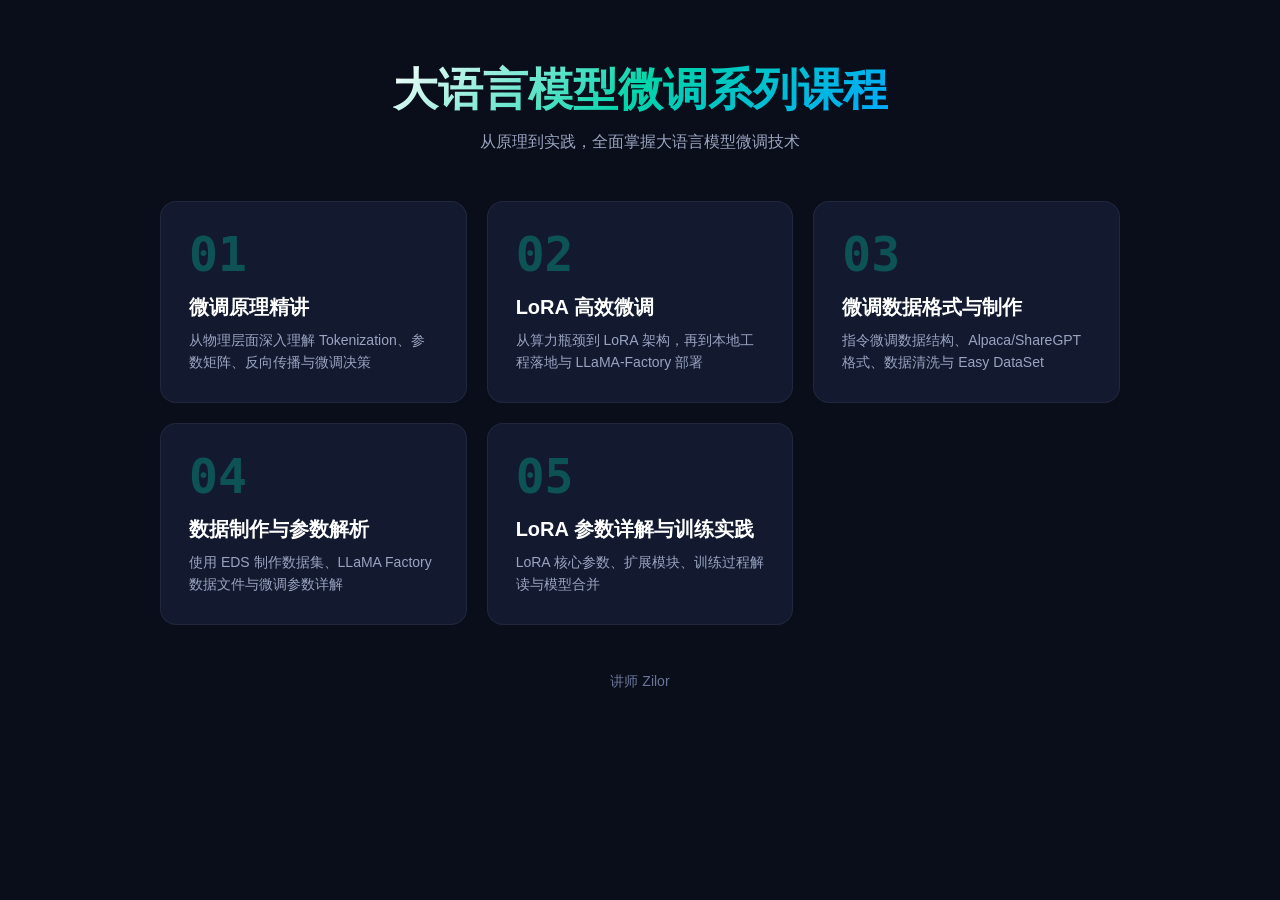
<file: index.html>
<!DOCTYPE html>
<html lang="zh-CN">
<head>
  <meta charset="UTF-8">
  <meta name="viewport" content="width=device-width, initial-scale=1.0">
  <title>大语言模型微调系列课程</title>
  <style>
    * { margin: 0; padding: 0; box-sizing: border-box; }
    body {
      background: #0a0e1a;
      color: #e8ecf5;
      font-family: 'Noto Sans SC', -apple-system, BlinkMacSystemFont, sans-serif;
      min-height: 100vh;
      display: flex;
      flex-direction: column;
      align-items: center;
      padding: 60px 24px;
    }
    h1 {
      font-size: clamp(1.8rem, 4vw, 2.8rem);
      font-weight: 900;
      background: linear-gradient(135deg, #fff 0%, #00d4aa 50%, #00a8ff 100%);
      -webkit-background-clip: text;
      -webkit-text-fill-color: transparent;
      background-clip: text;
      margin-bottom: 12px;
      text-align: center;
    }
    .subtitle {
      color: #9aa4c0;
      font-size: 16px;
      margin-bottom: 48px;
      text-align: center;
    }
    .grid {
      display: grid;
      grid-template-columns: repeat(auto-fit, minmax(300px, 1fr));
      gap: 20px;
      max-width: 960px;
      width: 100%;
    }
    .card {
      background: #131a30;
      border: 1px solid rgba(255,255,255,0.06);
      border-radius: 16px;
      padding: 28px;
      transition: all 0.3s ease;
      text-decoration: none;
      color: inherit;
      display: block;
    }
    .card:hover {
      border-color: rgba(0,212,170,0.4);
      transform: translateY(-4px);
      box-shadow: 0 8px 32px rgba(0,0,0,0.3), 0 0 20px rgba(0,212,170,0.1);
    }
    .card-num {
      font-family: 'JetBrains Mono', monospace;
      font-size: 48px;
      font-weight: 900;
      color: #00d4aa;
      opacity: 0.3;
      line-height: 1;
      margin-bottom: 16px;
    }
    .card-title {
      font-size: 20px;
      font-weight: 700;
      color: #fff;
      margin-bottom: 8px;
    }
    .card-desc {
      font-size: 14px;
      color: #9aa4c0;
      line-height: 1.6;
    }
    .instructor {
      margin-top: 48px;
      font-size: 14px;
      color: #6b7599;
    }
  </style>
</head>
<body>
  <h1>大语言模型微调系列课程</h1>
  <p class="subtitle">从原理到实践，全面掌握大语言模型微调技术</p>

  <div class="grid">
    <a class="card" href="01/大语言模型微调-01.html">
      <div class="card-num">01</div>
      <div class="card-title">微调原理精讲</div>
      <div class="card-desc">从物理层面深入理解 Tokenization、参数矩阵、反向传播与微调决策</div>
    </a>
    <a class="card" href="02/大语言模型微调-02.html">
      <div class="card-num">02</div>
      <div class="card-title">LoRA 高效微调</div>
      <div class="card-desc">从算力瓶颈到 LoRA 架构，再到本地工程落地与 LLaMA-Factory 部署</div>
    </a>
    <a class="card" href="03/大语言模型微调-03.html">
      <div class="card-num">03</div>
      <div class="card-title">微调数据格式与制作</div>
      <div class="card-desc">指令微调数据结构、Alpaca/ShareGPT 格式、数据清洗与 Easy DataSet</div>
    </a>
    <a class="card" href="04/大语言模型微调-04.html">
      <div class="card-num">04</div>
      <div class="card-title">数据制作与参数解析</div>
      <div class="card-desc">使用 EDS 制作数据集、LLaMA Factory 数据文件与微调参数详解</div>
    </a>
    <a class="card" href="05/大语言模型微调-05.html">
      <div class="card-num">05</div>
      <div class="card-title">LoRA 参数详解与训练实践</div>
      <div class="card-desc">LoRA 核心参数、扩展模块、训练过程解读与模型合并</div>
    </a>
  </div>

  <p class="instructor">讲师 Zilor</p>
</body>
</html>
</file>
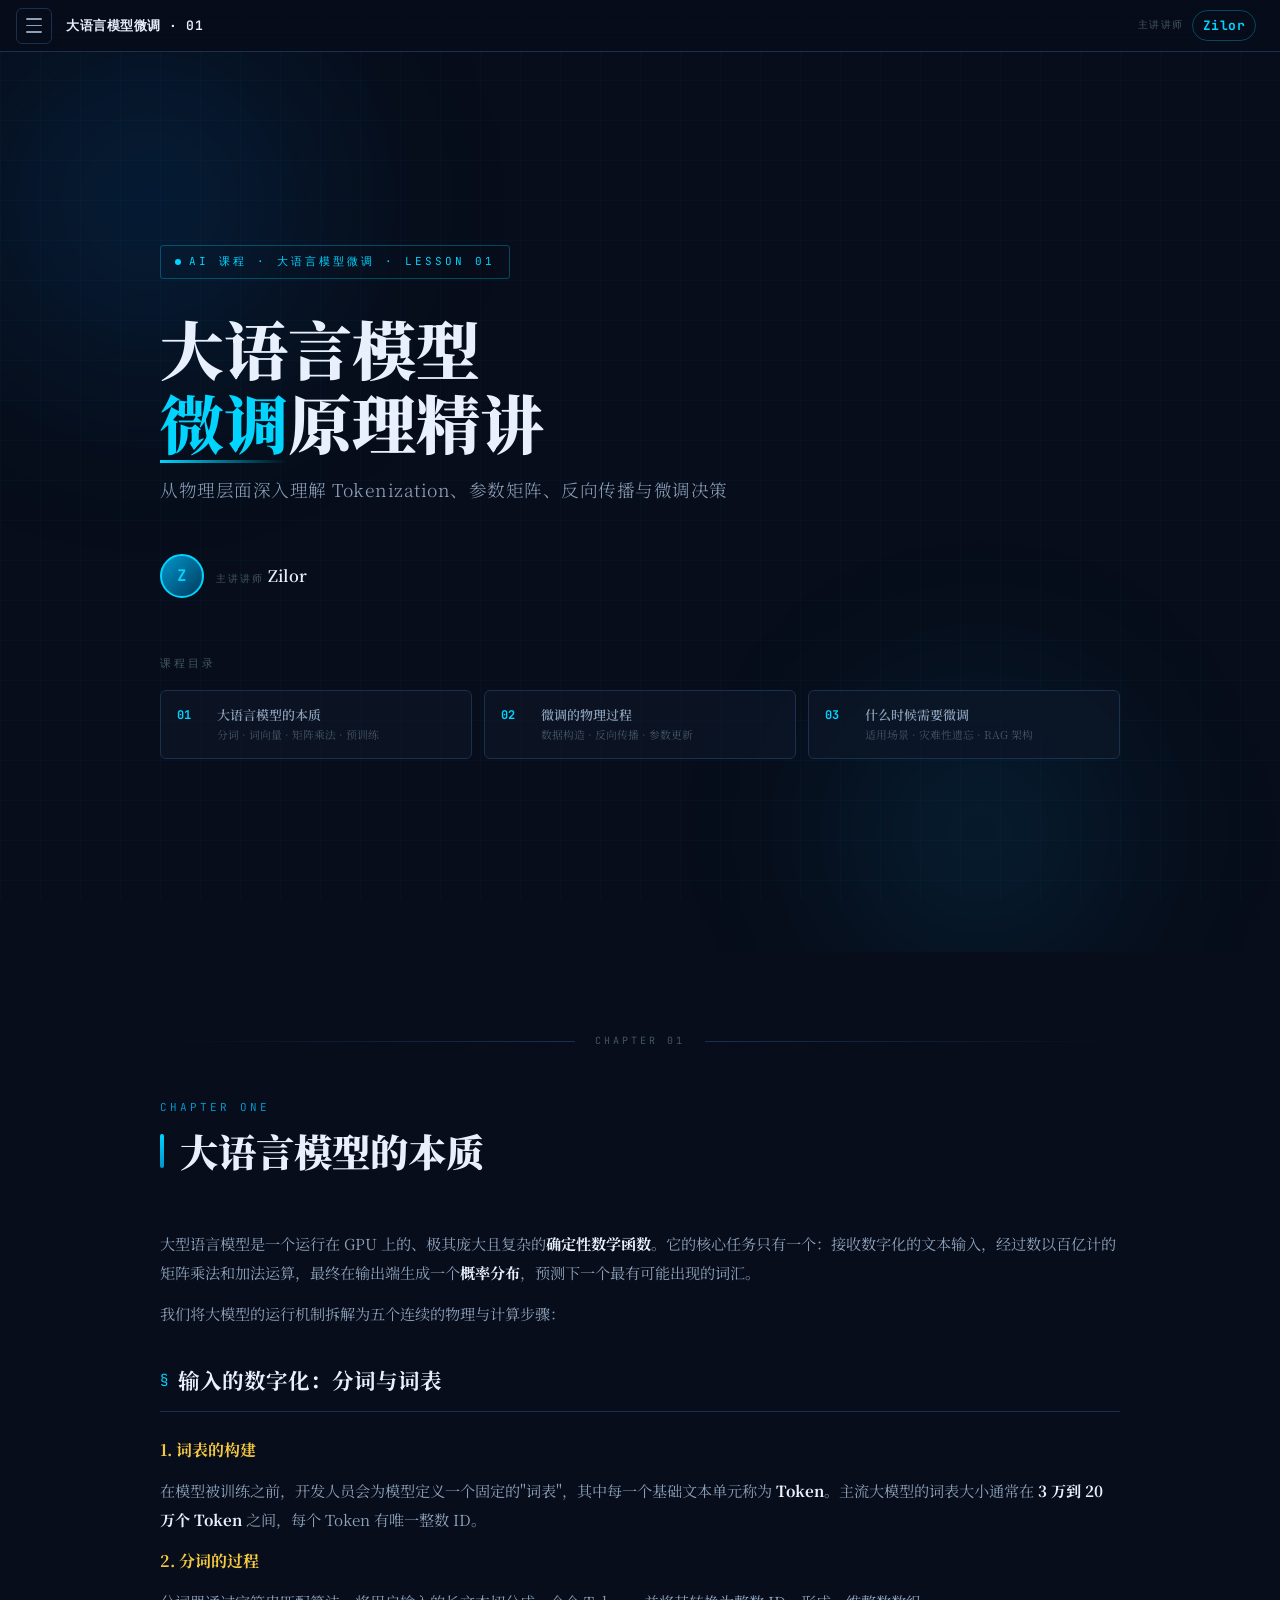
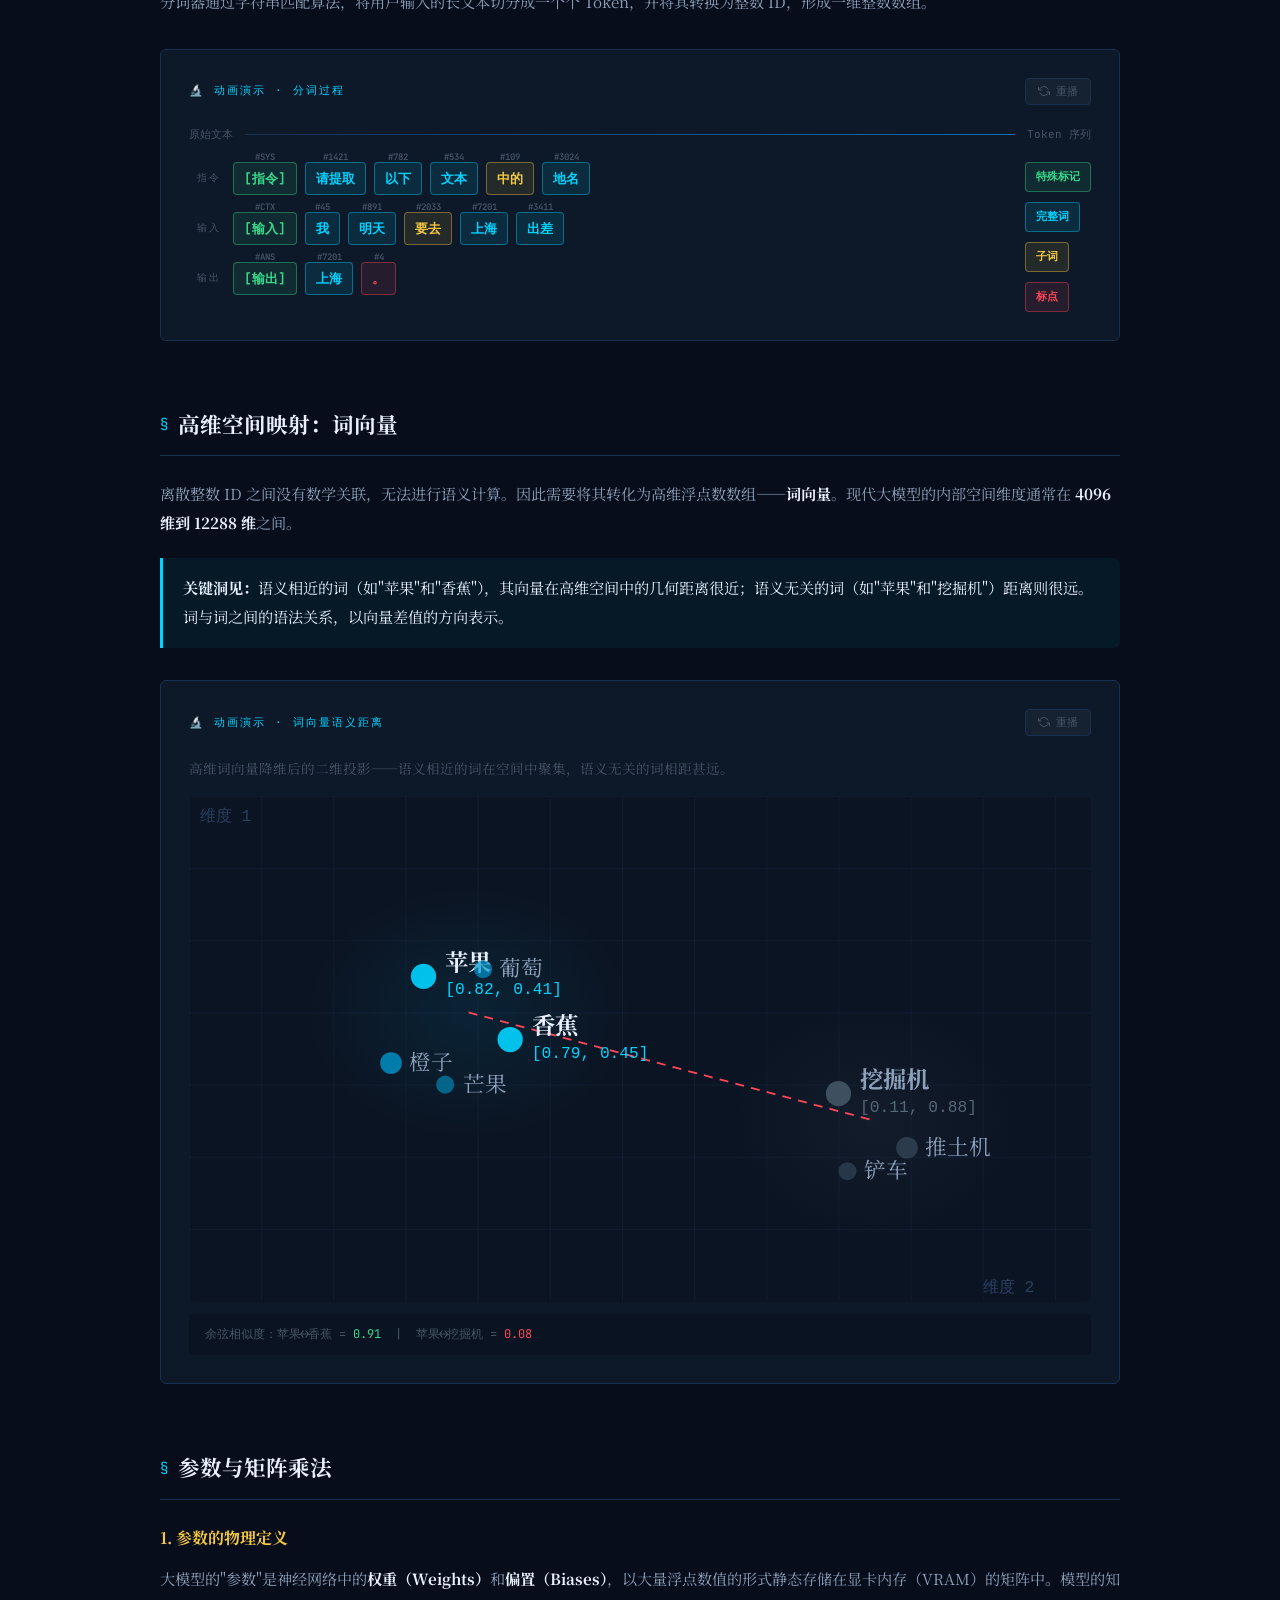
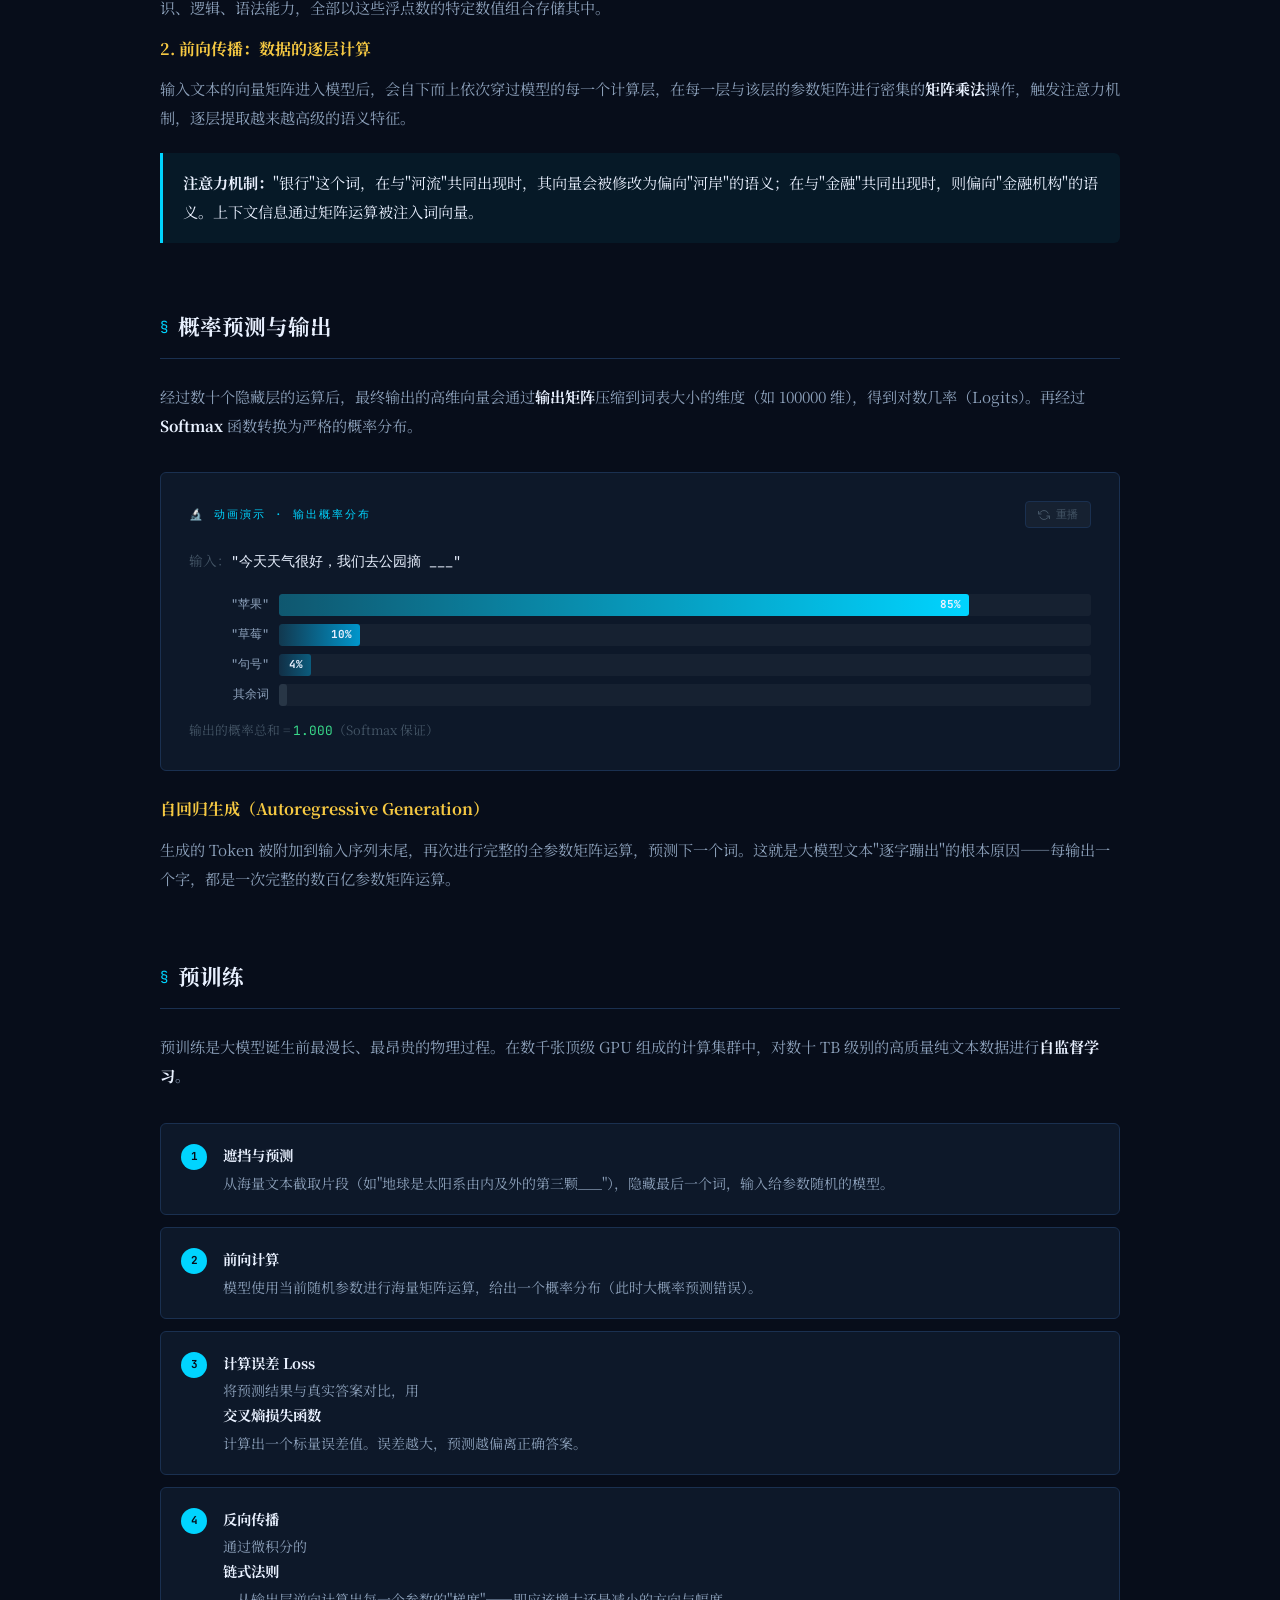
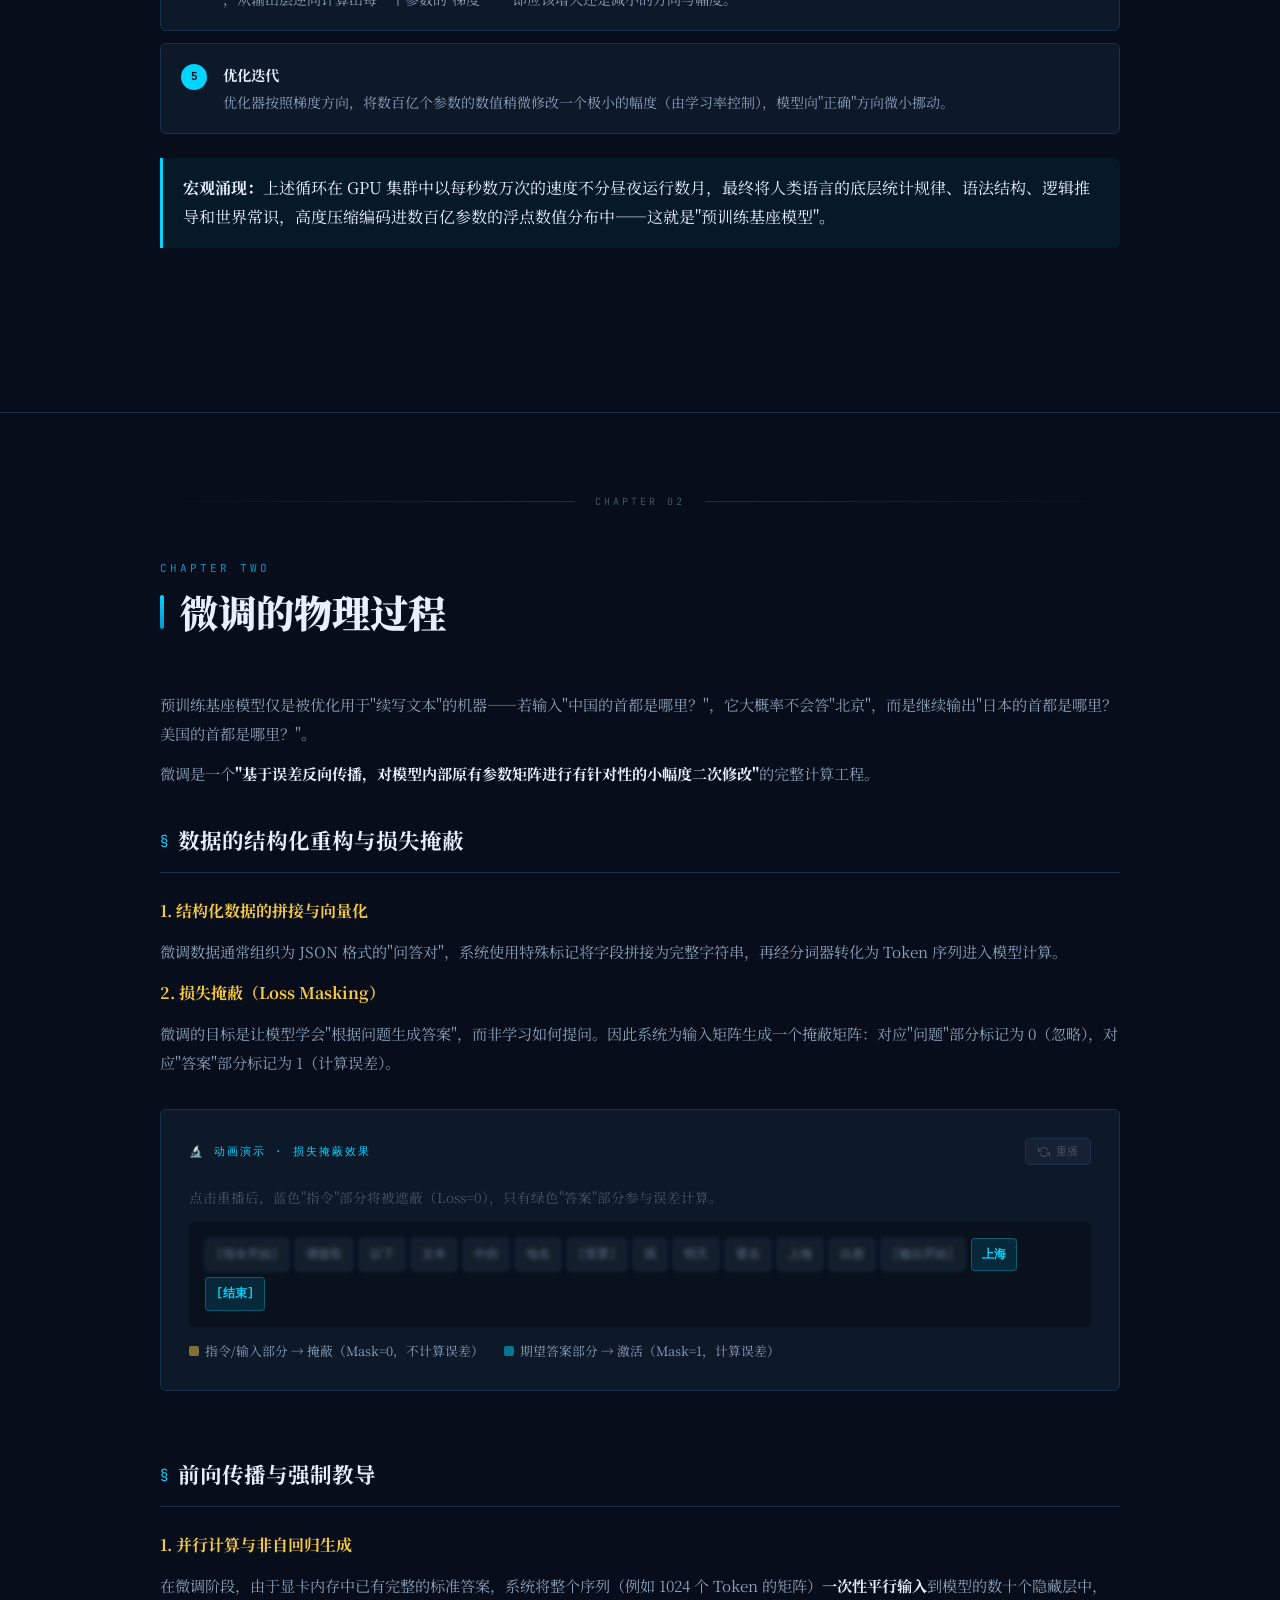
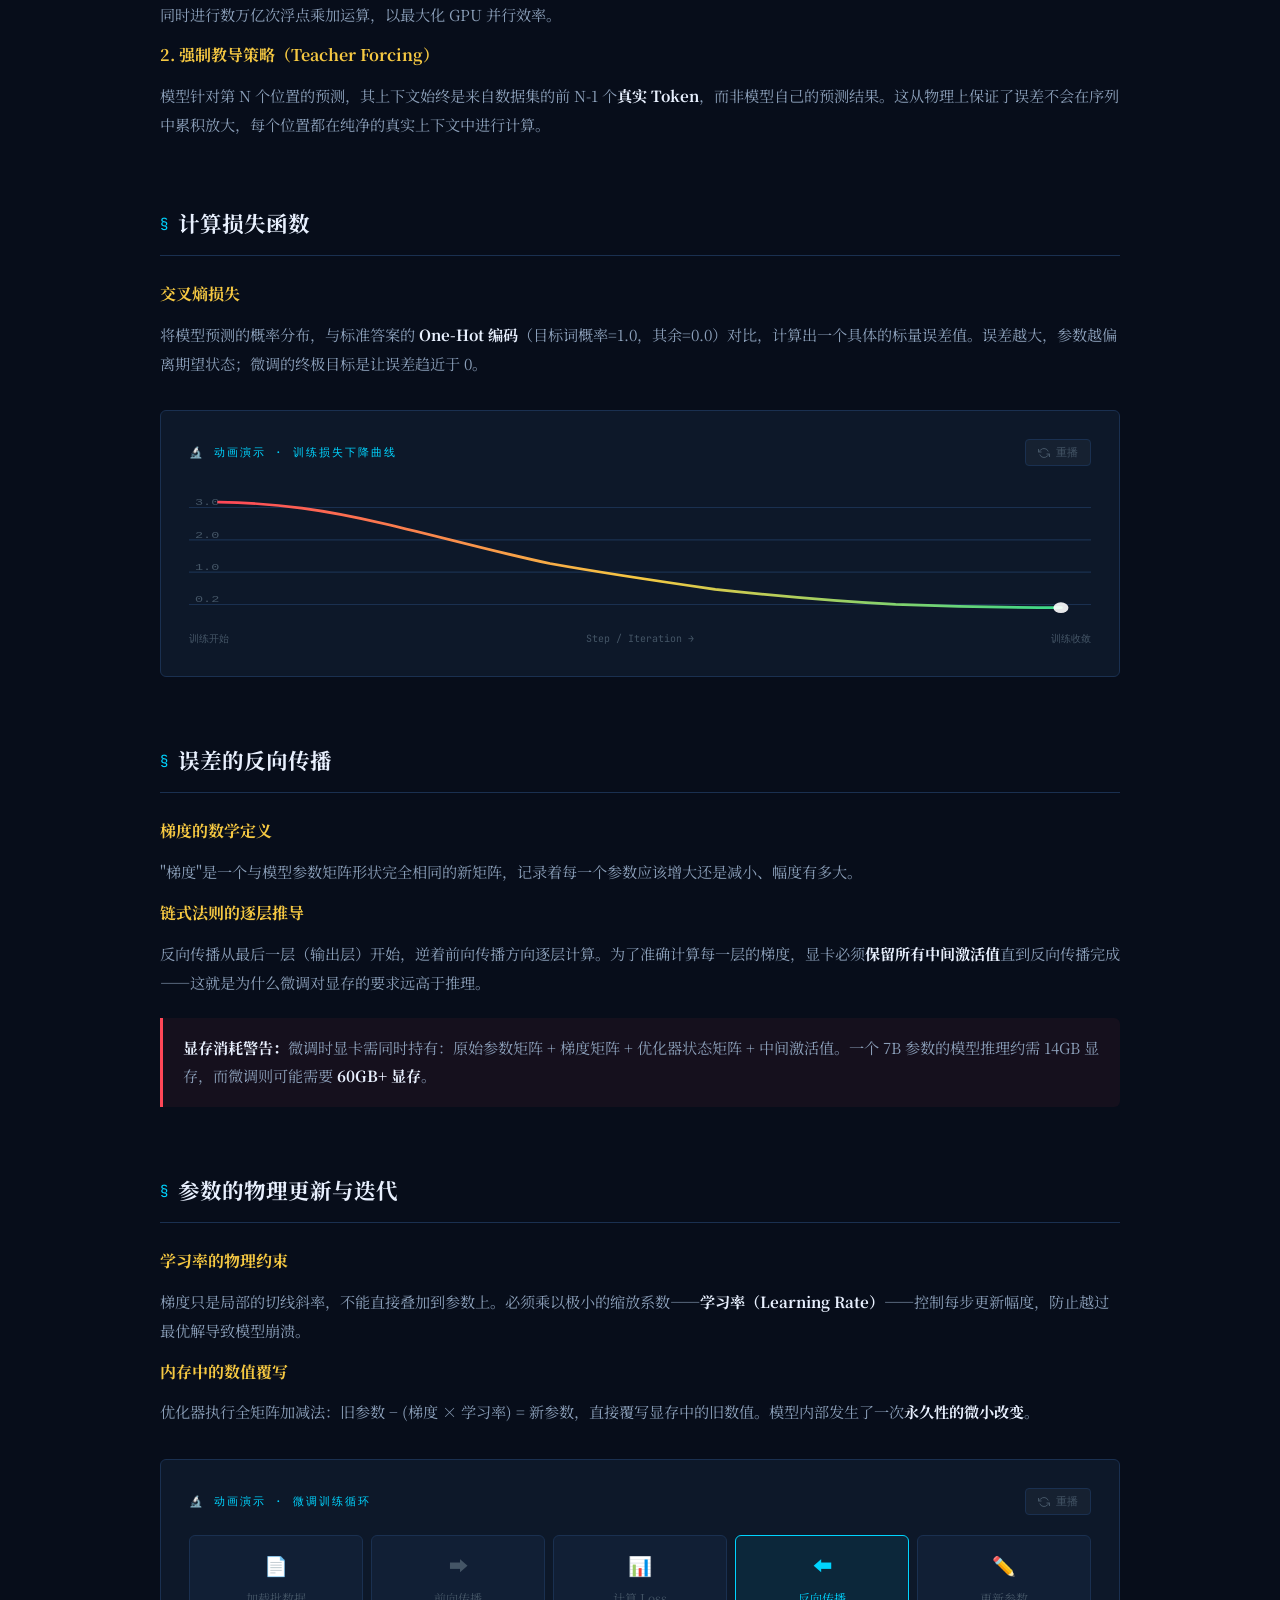
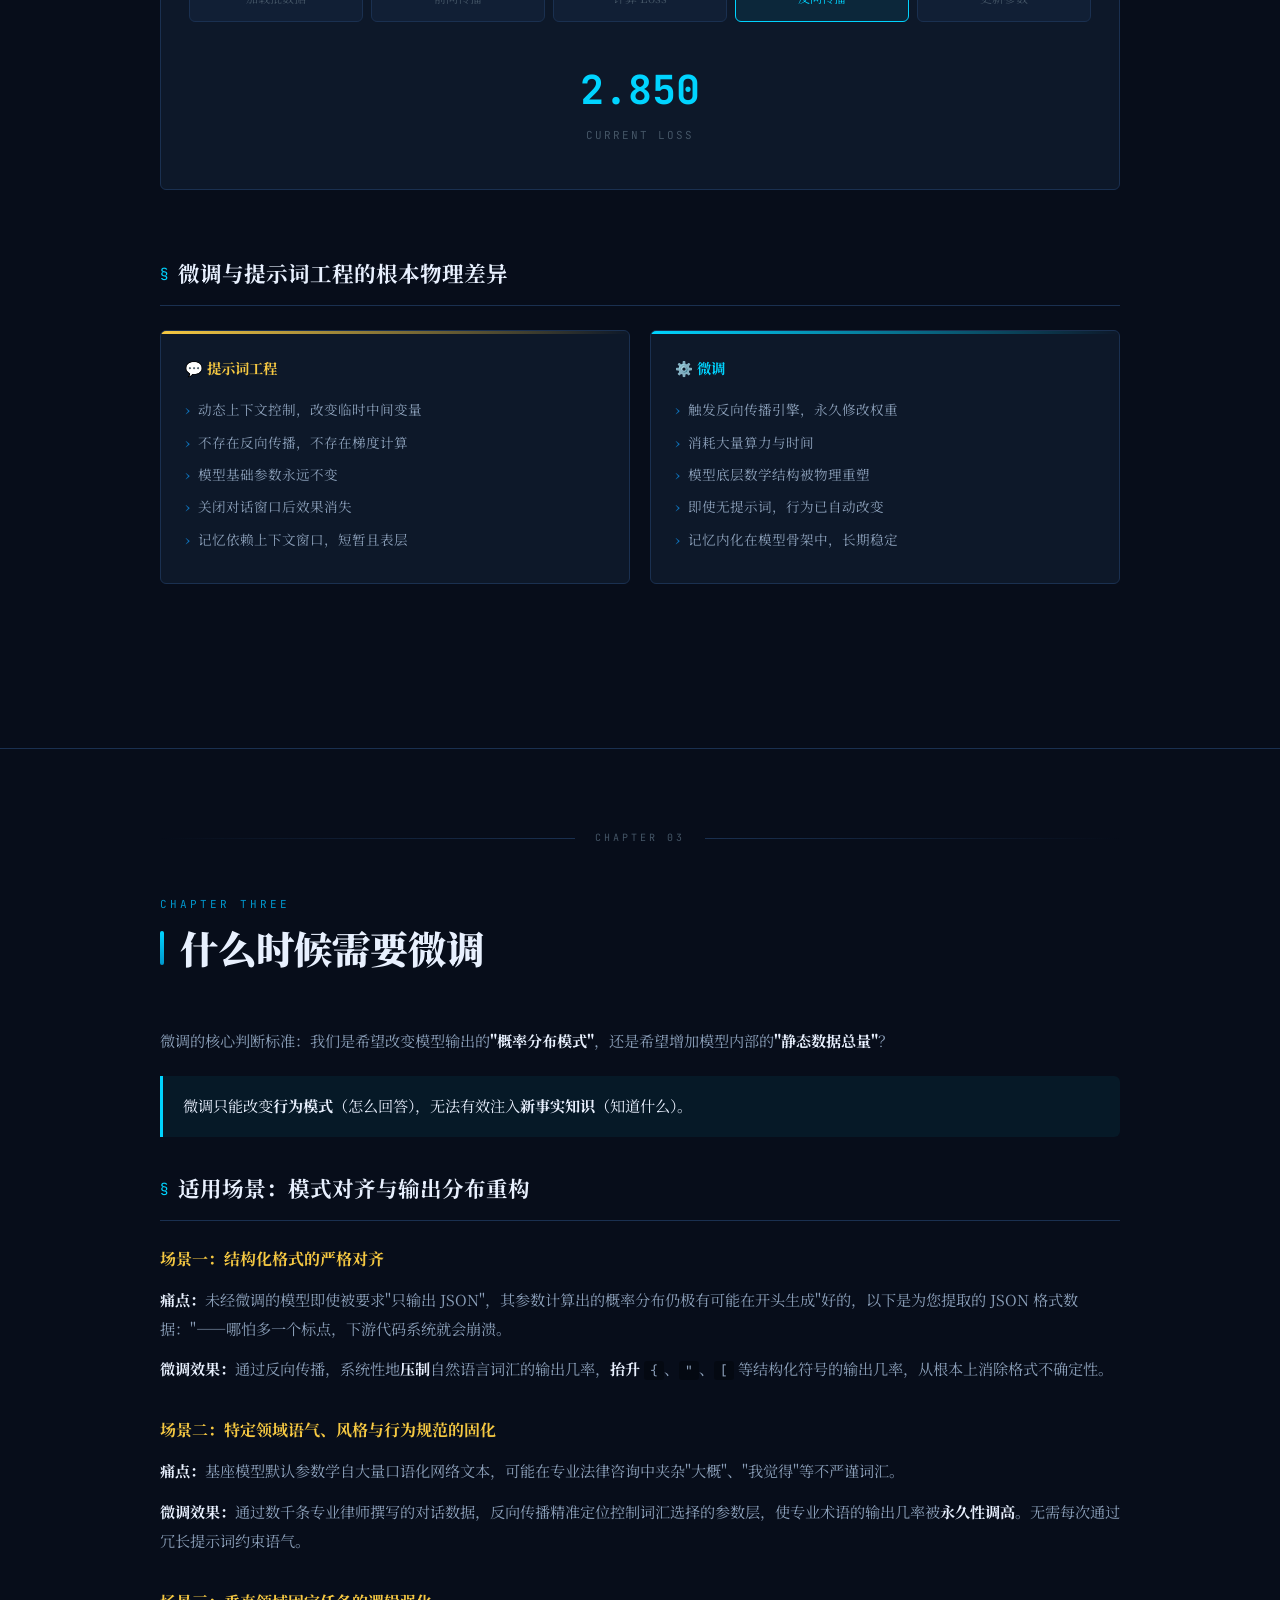
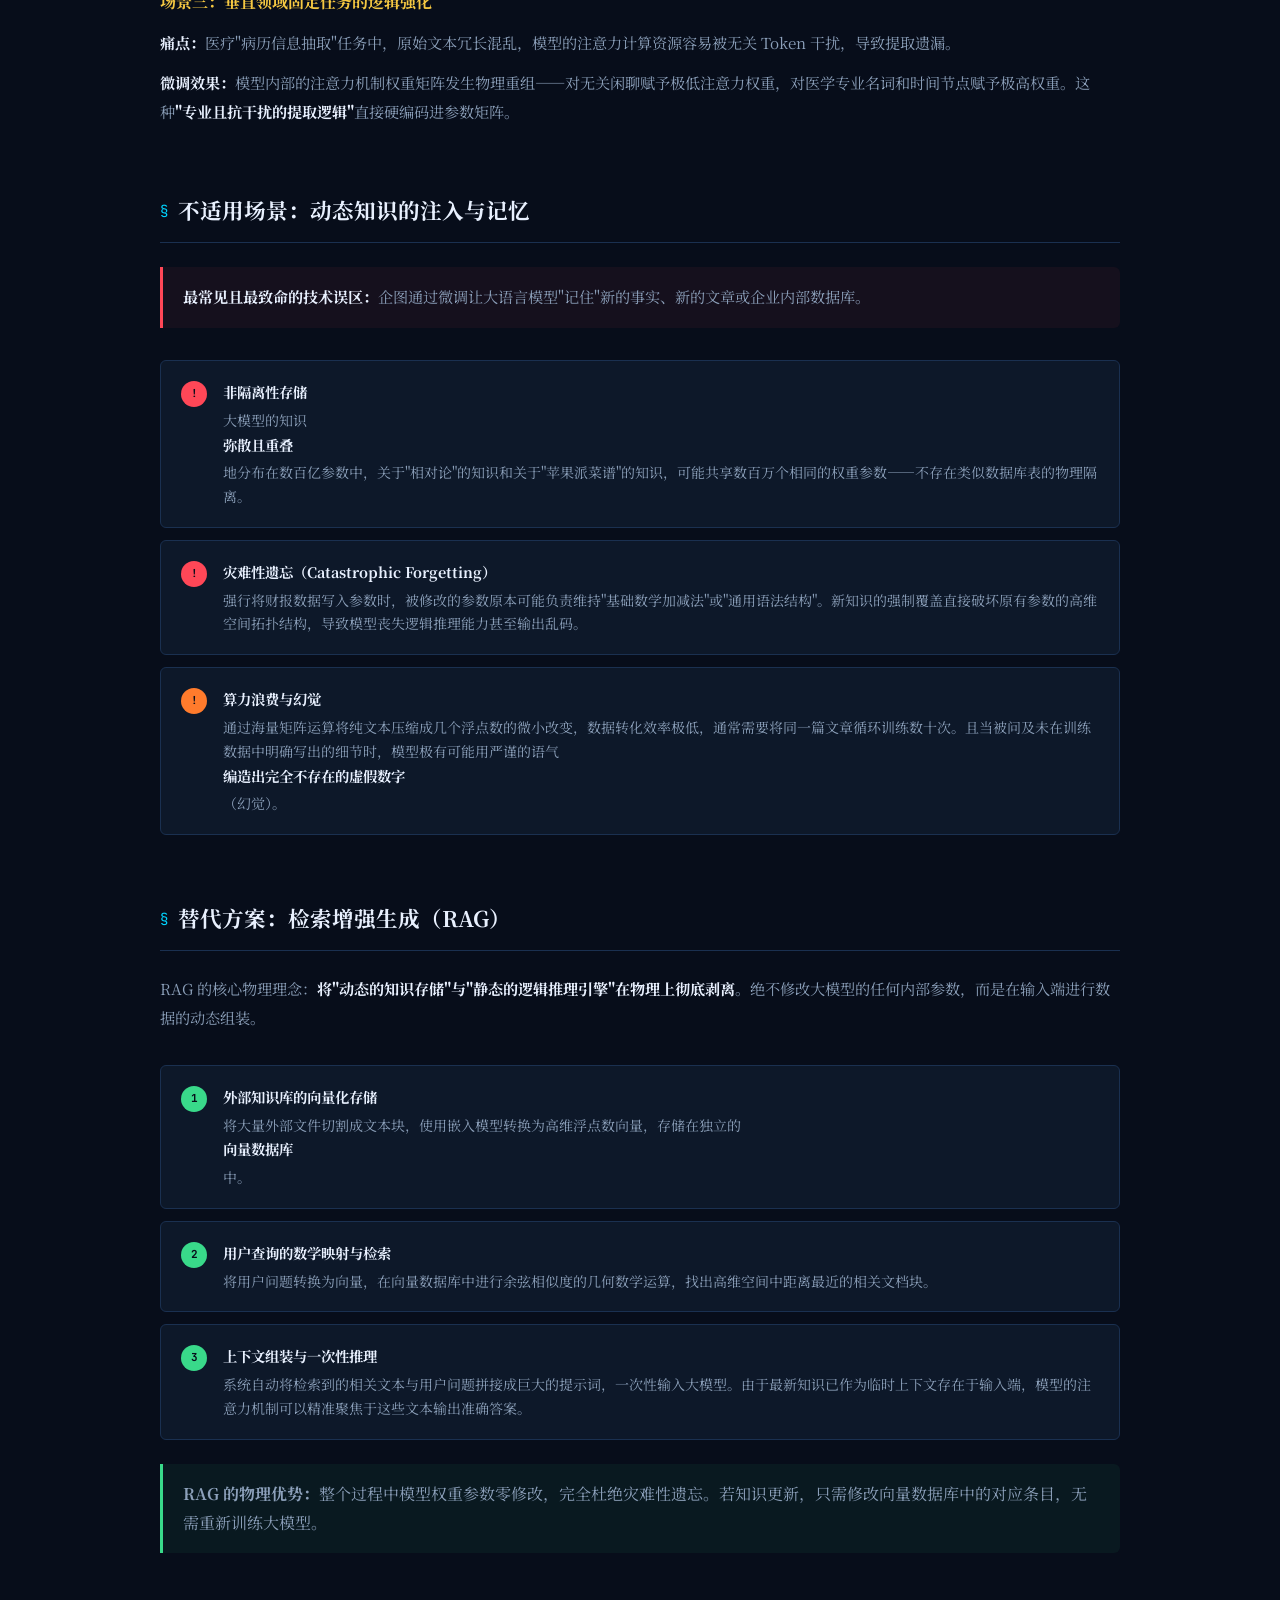
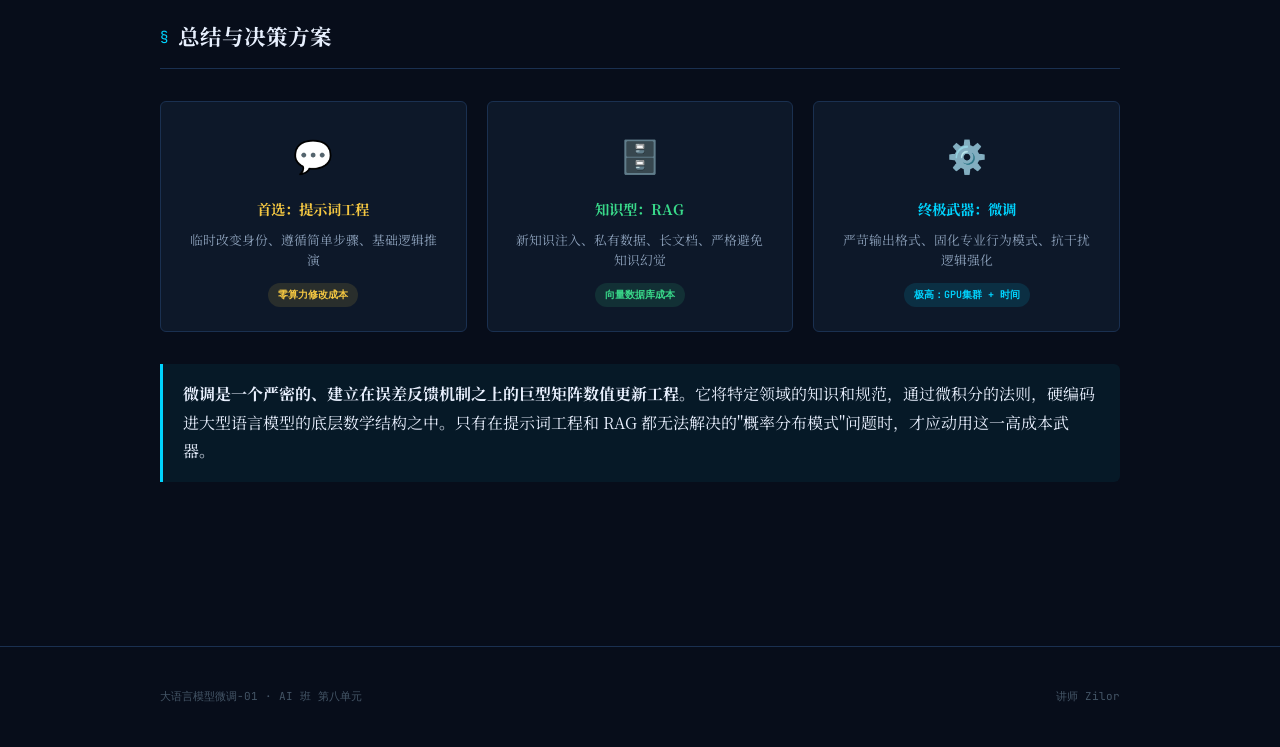
<file: 01/大语言模型微调-01.html>
<!DOCTYPE html>
<html lang="zh-CN">
<head>
  <meta charset="UTF-8" />
  <meta name="viewport" content="width=device-width, initial-scale=1.0" />
  <title>大语言模型微调-01 · Zilor</title>
  <link rel="stylesheet" href="assets/style.css" />
</head>
<body>

<!-- =============================================
     TOP BAR
     ============================================= -->
<header id="top-bar">
  <div class="top-bar-left">
    <button id="nav-open-btn" aria-label="打开目录">
      <span></span><span></span><span></span>
    </button>
    <span class="top-bar-title">大语言模型微调 · 01</span>
  </div>
  <div class="top-bar-right">
    <span class="top-bar-tag">主讲讲师</span>
    <span class="top-bar-instructor">Zilor</span>
  </div>
</header>

<!-- NAV BACKDROP -->
<div id="nav-backdrop"></div>

<!-- =============================================
     SIDE NAVIGATION (overlay drawer)
     ============================================= -->
<nav id="side-nav">
  <div class="nav-logo">
    <span class="logo-tag">LLM Fine-tuning · 01</span>
    <span class="logo-title">大语言模型微调</span>
  </div>

  <ul id="nav-list">

    <li class="nav-chapter">
      <button class="nav-chapter-btn open">
        一&nbsp;&nbsp;大语言模型的本质
        <em class="arrow">›</em>
      </button>
      <ul class="nav-sub-list open">
        <li><a href="#sec-tokenize">输入的数字化：分词与词表</a></li>
        <li><a href="#sec-embedding">高维空间映射：词向量</a></li>
        <li><a href="#sec-matmul">参数与矩阵乘法</a></li>
        <li><a href="#sec-prob">概率预测与输出</a></li>
        <li><a href="#sec-pretrain">预训练</a></li>
      </ul>
    </li>

    <li class="nav-chapter">
      <button class="nav-chapter-btn">
        二&nbsp;&nbsp;微调的物理过程
        <em class="arrow">›</em>
      </button>
      <ul class="nav-sub-list">
        <li><a href="#sec-data-struct">数据的结构化重构与损失掩蔽</a></li>
        <li><a href="#sec-forward">前向传播与强制教导</a></li>
        <li><a href="#sec-loss">计算损失函数</a></li>
        <li><a href="#sec-backprop">误差的反向传播</a></li>
        <li><a href="#sec-update">参数的物理更新与迭代</a></li>
        <li><a href="#sec-compare-ft">微调与提示词工程的根本差异</a></li>
      </ul>
    </li>

    <li class="nav-chapter">
      <button class="nav-chapter-btn">
        三&nbsp;&nbsp;什么时候需要微调
        <em class="arrow">›</em>
      </button>
      <ul class="nav-sub-list">
        <li><a href="#sec-suitable">适用场景</a></li>
        <li><a href="#sec-unsuitable">不适用场景</a></li>
        <li><a href="#sec-rag">替代方案：RAG</a></li>
        <li><a href="#sec-summary">总结与决策方案</a></li>
      </ul>
    </li>

  </ul>
</nav>

<!-- =============================================
     MAIN CONTENT
     ============================================= -->
<div id="main">

  <!-- ==================== COVER ==================== -->
  <section id="cover">
    <div class="cover-inner">
      <div class="cover-badge">
        AI 课程 · 大语言模型微调 · Lesson 01
      </div>

      <h1 class="cover-title">
        大语言模型<br>
        <span class="highlight">微调</span>原理精讲
      </h1>

      <p class="cover-subtitle">
        从物理层面深入理解 Tokenization、参数矩阵、反向传播与微调决策
      </p>

      <div class="cover-instructor">
        <div class="instructor-avatar">Z</div>
        <div class="instructor-info">
          <span class="label">主讲讲师</span>
          <span class="name">Zilor</span>
        </div>
      </div>

      <div class="cover-toc">
        <div class="cover-toc-title">课程目录</div>
        <div class="cover-toc-grid">
          <a class="cover-toc-item" href="#chapter-1">
            <span class="toc-num">01</span>
            <span class="toc-text">大语言模型的本质<br><small style="font-weight:400;color:var(--text-muted)">分词 · 词向量 · 矩阵乘法 · 预训练</small></span>
          </a>
          <a class="cover-toc-item" href="#chapter-2">
            <span class="toc-num">02</span>
            <span class="toc-text">微调的物理过程<br><small style="font-weight:400;color:var(--text-muted)">数据构造 · 反向传播 · 参数更新</small></span>
          </a>
          <a class="cover-toc-item" href="#chapter-3">
            <span class="toc-num">03</span>
            <span class="toc-text">什么时候需要微调<br><small style="font-weight:400;color:var(--text-muted)">适用场景 · 灾难性遗忘 · RAG 架构</small></span>
          </a>
        </div>
      </div>
    </div>
  </section>


  <!-- ==========================================
       CHAPTER 1: 大语言模型的本质
       ========================================== -->
  <section class="chapter-section" id="chapter-1">

    <div class="chapter-divider">
      <div class="divider-line left"></div>
      <span class="divider-badge">Chapter 01</span>
      <div class="divider-line right"></div>
    </div>

    <header class="chapter-header reveal">
      <div class="chapter-number">CHAPTER ONE</div>
      <h2 class="chapter-title">大语言模型的本质</h2>
    </header>

    <div class="content-block reveal">
      <p>大型语言模型是一个运行在 GPU 上的、极其庞大且复杂的<strong>确定性数学函数</strong>。它的核心任务只有一个：接收数字化的文本输入，经过数以百亿计的矩阵乘法和加法运算，最终在输出端生成一个<strong>概率分布</strong>，预测下一个最有可能出现的词汇。</p>
      <p>我们将大模型的运行机制拆解为五个连续的物理与计算步骤：</p>
    </div>

    <!-- 1.1 分词与词表 -->
    <div class="subsection reveal" id="sec-tokenize" data-section>
      <h3 class="subsection-title">输入的数字化：分词与词表</h3>

      <div class="content-block">
        <h4>1. 词表的构建</h4>
        <p>在模型被训练之前，开发人员会为模型定义一个固定的"词表"，其中每一个基础文本单元称为 <strong>Token</strong>。主流大模型的词表大小通常在 <strong>3 万到 20 万个 Token</strong> 之间，每个 Token 有唯一整数 ID。</p>

        <h4>2. 分词的过程</h4>
        <p>分词器通过字符串匹配算法，将用户输入的长文本切分成一个个 Token，并将其转换为整数 ID，形成一维整数数组。</p>
      </div>

      <!-- ANIMATION: Tokenization -->
      <div class="anim-container reveal" id="anim-token">
        <div class="anim-header">
          <span class="anim-label">🔬 动画演示 · 分词过程</span>
          <button class="replay-btn" data-replay="anim-token" data-type="token">
            <svg viewBox="0 0 24 24" fill="none" stroke="currentColor" stroke-width="2">
              <path d="M1 4v6h6M23 20v-6h-6"/>
              <path d="M20.49 9A9 9 0 0 0 5.64 5.64L1 10m22 4l-4.64 4.36A9 9 0 0 1 3.51 15"/>
            </svg>
            重播
          </button>
        </div>
        <div class="arrow-anim">
          <span>原始文本</span>
          <div class="arrow-line"></div>
          <span>Token 序列</span>
        </div>
        <div class="token-anim-layout">
          <div class="token-rows">
            <div class="token-row" id="token-row-instruction">
              <span class="token-row-label">指令</span>
              <div class="token-row-chips"></div>
            </div>
            <div class="token-row" id="token-row-input">
              <span class="token-row-label">输入</span>
              <div class="token-row-chips"></div>
            </div>
            <div class="token-row" id="token-row-output">
              <span class="token-row-label">输出</span>
              <div class="token-row-chips"></div>
            </div>
          </div>
          <div class="token-legend">
            <div class="token-legend-item"><span class="token-chip type-special" style="opacity:1;transform:none;font-size:11px;position:relative">特殊标记</span></div>
            <div class="token-legend-item"><span class="token-chip type-word"    style="opacity:1;transform:none;font-size:11px;position:relative">完整词</span></div>
            <div class="token-legend-item"><span class="token-chip type-sub"     style="opacity:1;transform:none;font-size:11px;position:relative">子词</span></div>
            <div class="token-legend-item"><span class="token-chip type-punct"   style="opacity:1;transform:none;font-size:11px;position:relative">标点</span></div>
          </div>
        </div>
      </div>
    </div>

    <!-- 1.2 词向量 -->
    <div class="subsection reveal" id="sec-embedding" data-section>
      <h3 class="subsection-title">高维空间映射：词向量</h3>

      <div class="content-block">
        <p>离散整数 ID 之间没有数学关联，无法进行语义计算。因此需要将其转化为高维浮点数数组——<strong>词向量</strong>。现代大模型的内部空间维度通常在 <strong>4096 维到 12288 维</strong>之间。</p>
        <div class="key-concept">
          <p><strong>关键洞见：</strong>语义相近的词（如"苹果"和"香蕉"），其向量在高维空间中的几何距离很近；语义无关的词（如"苹果"和"挖掘机"）距离则很远。词与词之间的语法关系，以向量差值的方向表示。</p>
        </div>
      </div>

      <!-- ANIMATION: Vector Space -->
      <div class="anim-container reveal" id="anim-vector">
        <div class="anim-header">
          <span class="anim-label">🔬 动画演示 · 词向量语义距离</span>
          <button class="replay-btn" data-replay="anim-vector" data-type="vector">
            <svg viewBox="0 0 24 24" fill="none" stroke="currentColor" stroke-width="2">
              <path d="M1 4v6h6M23 20v-6h-6"/>
              <path d="M20.49 9A9 9 0 0 0 5.64 5.64L1 10m22 4l-4.64 4.36A9 9 0 0 1 3.51 15"/>
            </svg>
            重播
          </button>
        </div>
        <p style="font-size:.85rem;color:var(--text-muted);margin-bottom:16px">高维词向量降维后的二维投影——语义相近的词在空间中聚集，语义无关的词相距甚远。</p>
        <svg id="vector-scatter" class="vector-scatter-svg" viewBox="0 0 500 280" xmlns="http://www.w3.org/2000/svg">
          <!-- Grid -->
          <defs>
            <pattern id="sgrid" width="40" height="40" patternUnits="userSpaceOnUse">
              <path d="M 40 0 L 0 0 0 40" fill="none" stroke="rgba(26,48,80,.6)" stroke-width=".5"/>
            </pattern>
            <radialGradient id="cluster-a" cx="50%" cy="50%" r="50%">
              <stop offset="0%" stop-color="#00d4ff" stop-opacity=".08"/>
              <stop offset="100%" stop-color="#00d4ff" stop-opacity="0"/>
            </radialGradient>
            <radialGradient id="cluster-b" cx="50%" cy="50%" r="50%">
              <stop offset="0%" stop-color="#445566" stop-opacity=".12"/>
              <stop offset="100%" stop-color="#445566" stop-opacity="0"/>
            </radialGradient>
          </defs>
          <rect width="500" height="280" fill="url(#sgrid)"/>
          <!-- Axis labels -->
          <text x="6" y="14" font-family="monospace" font-size="9" fill="#2a4060">维度 1</text>
          <text x="440" y="275" font-family="monospace" font-size="9" fill="#2a4060">维度 2</text>
          <!-- Cluster halos (hidden initially, revealed by JS) -->
          <ellipse class="scatter-cluster" id="sc-halo-a" cx="155" cy="120" rx="90" ry="70" fill="url(#cluster-a)" opacity="0"/>
          <ellipse class="scatter-cluster" id="sc-halo-b" cx="380" cy="180" rx="80" ry="65" fill="url(#cluster-b)" opacity="0"/>
          <!-- Distance line (hidden initially) -->
          <line class="scatter-dist-line" id="sc-dist" x1="155" y1="120" x2="380" y2="180" stroke="#ff4757" stroke-width="1" stroke-dasharray="5 4" opacity="0"/>
          <!-- Dots + labels (hidden initially, revealed by JS) -->
          <!-- Fruit cluster -->
          <g class="scatter-dot" data-cluster="a" opacity="0">
            <circle cx="130" cy="100" r="7" fill="#00d4ff" opacity=".9"/>
            <text x="142" y="97" font-family="'Noto Serif SC',serif" font-size="13" fill="#e8f0fe" font-weight="700">苹果</text>
            <text x="142" y="110" font-family="monospace" font-size="9" fill="#00d4ff">[0.82, 0.41]</text>
          </g>
          <g class="scatter-dot" data-cluster="a" opacity="0">
            <circle cx="178" cy="135" r="7" fill="#00d4ff" opacity=".9"/>
            <text x="190" y="132" font-family="'Noto Serif SC',serif" font-size="13" fill="#e8f0fe" font-weight="700">香蕉</text>
            <text x="190" y="145" font-family="monospace" font-size="9" fill="#00d4ff">[0.79, 0.45]</text>
          </g>
          <g class="scatter-dot" data-cluster="a" opacity="0">
            <circle cx="112" cy="148" r="6" fill="#0096cc" opacity=".8"/>
            <text x="122" y="152" font-family="'Noto Serif SC',serif" font-size="12" fill="#8ca0ba">橙子</text>
          </g>
          <g class="scatter-dot" data-cluster="a" opacity="0">
            <circle cx="163" cy="96" r="5" fill="#0096cc" opacity=".7"/>
            <text x="172" y="100" font-family="'Noto Serif SC',serif" font-size="12" fill="#8ca0ba">葡萄</text>
          </g>
          <g class="scatter-dot" data-cluster="a" opacity="0">
            <circle cx="142" cy="160" r="5" fill="#0096cc" opacity=".6"/>
            <text x="152" y="164" font-family="'Noto Serif SC',serif" font-size="12" fill="#8ca0ba">芒果</text>
          </g>
          <!-- Machine cluster -->
          <g class="scatter-dot" data-cluster="b" opacity="0">
            <circle cx="360" cy="165" r="7" fill="#445566" opacity=".9"/>
            <text x="372" y="162" font-family="'Noto Serif SC',serif" font-size="13" fill="#8ca0ba" font-weight="700">挖掘机</text>
            <text x="372" y="175" font-family="monospace" font-size="9" fill="#556677">[0.11, 0.88]</text>
          </g>
          <g class="scatter-dot" data-cluster="b" opacity="0">
            <circle cx="398" cy="195" r="6" fill="#334455" opacity=".8"/>
            <text x="408" y="199" font-family="'Noto Serif SC',serif" font-size="12" fill="#8ca0ba">推土机</text>
          </g>
          <g class="scatter-dot" data-cluster="b" opacity="0">
            <circle cx="365" cy="208" r="5" fill="#334455" opacity=".7"/>
            <text x="374" y="212" font-family="'Noto Serif SC',serif" font-size="12" fill="#8ca0ba">铲车</text>
          </g>
        </svg>
        <div style="margin-top:12px;padding:10px 16px;background:rgba(0,0,0,.2);border-radius:4px;font-family:var(--font-mono);font-size:12px;color:var(--text-muted)">
          余弦相似度：苹果↔香蕉 = <span style="color:var(--green)">0.91</span>&nbsp;&nbsp;|&nbsp;&nbsp;苹果↔挖掘机 = <span style="color:var(--red)">0.08</span>
        </div>
      </div>
    </div>

    <!-- 1.3 矩阵乘法 -->
    <div class="subsection reveal" id="sec-matmul" data-section>
      <h3 class="subsection-title">参数与矩阵乘法</h3>

      <div class="content-block">
        <h4>1. 参数的物理定义</h4>
        <p>大模型的"参数"是神经网络中的<strong>权重（Weights）</strong>和<strong>偏置（Biases）</strong>，以大量浮点数值的形式静态存储在显卡内存（VRAM）的矩阵中。模型的知识、逻辑、语法能力，全部以这些浮点数的特定数值组合存储其中。</p>

        <h4>2. 前向传播：数据的逐层计算</h4>
        <p>输入文本的向量矩阵进入模型后，会自下而上依次穿过模型的每一个计算层，在每一层与该层的参数矩阵进行密集的<strong>矩阵乘法</strong>操作，触发注意力机制，逐层提取越来越高级的语义特征。</p>

        <div class="key-concept">
          <p><strong>注意力机制：</strong>"银行"这个词，在与"河流"共同出现时，其向量会被修改为偏向"河岸"的语义；在与"金融"共同出现时，则偏向"金融机构"的语义。上下文信息通过矩阵运算被注入词向量。</p>
        </div>
      </div>

    </div>

    <!-- 1.4 概率预测 -->
    <div class="subsection reveal" id="sec-prob" data-section>
      <h3 class="subsection-title">概率预测与输出</h3>

      <div class="content-block">
        <p>经过数十个隐藏层的运算后，最终输出的高维向量会通过<strong>输出矩阵</strong>压缩到词表大小的维度（如 100000 维），得到对数几率（Logits）。再经过 <strong>Softmax</strong> 函数转换为严格的概率分布。</p>
      </div>

      <!-- ANIMATION: Prob distribution -->
      <div class="anim-container reveal" id="anim-prob">
        <div class="anim-header">
          <span class="anim-label">🔬 动画演示 · 输出概率分布</span>
          <button class="replay-btn" data-replay="anim-prob" data-type="prob">
            <svg viewBox="0 0 24 24" fill="none" stroke="currentColor" stroke-width="2">
              <path d="M1 4v6h6M23 20v-6h-6"/>
              <path d="M20.49 9A9 9 0 0 0 5.64 5.64L1 10m22 4l-4.64 4.36A9 9 0 0 1 3.51 15"/>
            </svg>
            重播
          </button>
        </div>
        <p style="font-size:.85rem;color:var(--text-muted);margin-bottom:20px">
          输入：<span style="font-family:var(--font-mono);color:var(--text-primary)">"今天天气很好，我们去公园摘 ___"</span>
        </p>
        <div class="prob-chart">
          <div class="prob-row">
            <div class="prob-label">"苹果"</div>
            <div class="prob-bar-track">
              <div class="prob-bar-fill top" style="width:85%">
                <span class="prob-pct">85%</span>
              </div>
            </div>
          </div>
          <div class="prob-row">
            <div class="prob-label">"草莓"</div>
            <div class="prob-bar-track">
              <div class="prob-bar-fill second" style="width:10%">
                <span class="prob-pct">10%</span>
              </div>
            </div>
          </div>
          <div class="prob-row">
            <div class="prob-label">"句号"</div>
            <div class="prob-bar-track">
              <div class="prob-bar-fill third" style="width:4%">
                <span class="prob-pct">4%</span>
              </div>
            </div>
          </div>
          <div class="prob-row">
            <div class="prob-label">其余词</div>
            <div class="prob-bar-track">
              <div class="prob-bar-fill rest" style="width:1%">
                <span class="prob-pct" style="color:var(--text-muted)">1%</span>
              </div>
            </div>
          </div>
        </div>
        <div style="margin-top:12px;font-size:.8rem;color:var(--text-muted)">
          输出的概率总和 = <span style="color:var(--green);font-family:var(--font-mono)">1.000</span>（Softmax 保证）
        </div>
      </div>

      <div class="content-block reveal">
        <h4>自回归生成（Autoregressive Generation）</h4>
        <p>生成的 Token 被附加到输入序列末尾，再次进行完整的全参数矩阵运算，预测下一个词。这就是大模型文本"逐字蹦出"的根本原因——每输出一个字，都是一次完整的数百亿参数矩阵运算。</p>
      </div>
    </div>

    <!-- 1.5 预训练 -->
    <div class="subsection reveal" id="sec-pretrain" data-section>
      <h3 class="subsection-title">预训练</h3>

      <div class="content-block">
        <p>预训练是大模型诞生前最漫长、最昂贵的物理过程。在数千张顶级 GPU 组成的计算集群中，对数十 TB 级别的高质量纯文本数据进行<strong>自监督学习</strong>。</p>
      </div>

      <div class="step-list reveal">
        <div class="step-card">
          <div class="step-num">1</div>
          <div class="step-content">
            <strong>遮挡与预测</strong>
            <p>从海量文本截取片段（如"地球是太阳系由内及外的第三颗___"），隐藏最后一个词，输入给参数随机的模型。</p>
          </div>
        </div>
        <div class="step-card">
          <div class="step-num">2</div>
          <div class="step-content">
            <strong>前向计算</strong>
            <p>模型使用当前随机参数进行海量矩阵运算，给出一个概率分布（此时大概率预测错误）。</p>
          </div>
        </div>
        <div class="step-card">
          <div class="step-num">3</div>
          <div class="step-content">
            <strong>计算误差 Loss</strong>
            <p>将预测结果与真实答案对比，用<strong>交叉熵损失函数</strong>计算出一个标量误差值。误差越大，预测越偏离正确答案。</p>
          </div>
        </div>
        <div class="step-card">
          <div class="step-num">4</div>
          <div class="step-content">
            <strong>反向传播</strong>
            <p>通过微积分的<strong>链式法则</strong>，从输出层逆向计算出每一个参数的"梯度"——即应该增大还是减小的方向与幅度。</p>
          </div>
        </div>
        <div class="step-card">
          <div class="step-num">5</div>
          <div class="step-content">
            <strong>优化迭代</strong>
            <p>优化器按照梯度方向，将数百亿个参数的数值稍微修改一个极小的幅度（由学习率控制），模型向"正确"方向微小挪动。</p>
          </div>
        </div>
      </div>

      <div class="key-concept reveal">
        <p><strong>宏观涌现：</strong>上述循环在 GPU 集群中以每秒数万次的速度不分昼夜运行数月，最终将人类语言的底层统计规律、语法结构、逻辑推导和世界常识，高度压缩编码进数百亿参数的浮点数值分布中——这就是"预训练基座模型"。</p>
      </div>
    </div>
  </section>


  <!-- ==========================================
       CHAPTER 2: 微调的物理过程
       ========================================== -->
  <section class="chapter-section" id="chapter-2">

    <div class="chapter-divider">
      <div class="divider-line left"></div>
      <span class="divider-badge">Chapter 02</span>
      <div class="divider-line right"></div>
    </div>

    <header class="chapter-header reveal">
      <div class="chapter-number">CHAPTER TWO</div>
      <h2 class="chapter-title">微调的物理过程</h2>
    </header>

    <div class="content-block reveal">
      <p>预训练基座模型仅是被优化用于"续写文本"的机器——若输入"中国的首都是哪里？"，它大概率不会答"北京"，而是继续输出"日本的首都是哪里？美国的首都是哪里？"。</p>
      <p>微调是一个<strong>"基于误差反向传播，对模型内部原有参数矩阵进行有针对性的小幅度二次修改"</strong>的完整计算工程。</p>
    </div>

    <!-- 2.1 数据结构化 -->
    <div class="subsection reveal" id="sec-data-struct" data-section>
      <h3 class="subsection-title">数据的结构化重构与损失掩蔽</h3>

      <div class="content-block">
        <h4>1. 结构化数据的拼接与向量化</h4>
        <p>微调数据通常组织为 JSON 格式的"问答对"，系统使用特殊标记将字段拼接为完整字符串，再经分词器转化为 Token 序列进入模型计算。</p>

        <h4>2. 损失掩蔽（Loss Masking）</h4>
        <p>微调的目标是让模型学会"根据问题生成答案"，而非学习如何提问。因此系统为输入矩阵生成一个掩蔽矩阵：对应"问题"部分标记为 0（忽略），对应"答案"部分标记为 1（计算误差）。</p>
      </div>

      <!-- ANIMATION: Mask demo -->
      <div class="anim-container reveal" id="anim-mask">
        <div class="anim-header">
          <span class="anim-label">🔬 动画演示 · 损失掩蔽效果</span>
          <button class="replay-btn" data-replay="anim-mask" data-type="mask">
            <svg viewBox="0 0 24 24" fill="none" stroke="currentColor" stroke-width="2">
              <path d="M1 4v6h6M23 20v-6h-6"/>
              <path d="M20.49 9A9 9 0 0 0 5.64 5.64L1 10m22 4l-4.64 4.36A9 9 0 0 1 3.51 15"/>
            </svg>
            重播
          </button>
        </div>
        <p style="font-size:.85rem;color:var(--text-muted);margin-bottom:12px">点击重播后，蓝色"指令"部分将被遮蔽（Loss=0），只有绿色"答案"部分参与误差计算。</p>
        <div class="mask-demo">
          <span class="mask-token instruction">[指令开始]</span>
          <span class="mask-token instruction">请提取</span>
          <span class="mask-token instruction">以下</span>
          <span class="mask-token instruction">文本</span>
          <span class="mask-token instruction">中的</span>
          <span class="mask-token instruction">地名</span>
          <span class="mask-token instruction">[背景]</span>
          <span class="mask-token instruction">我</span>
          <span class="mask-token instruction">明天</span>
          <span class="mask-token instruction">要去</span>
          <span class="mask-token instruction">上海</span>
          <span class="mask-token instruction">出差</span>
          <span class="mask-token instruction">[输出开始]</span>
          <span class="mask-token answer">上海</span>
          <span class="mask-token answer">[结束]</span>
        </div>
        <div class="mask-legend">
          <div class="mask-legend-item">
            <div class="legend-dot" style="background:rgba(245,200,66,.5)"></div>
            <span>指令/输入部分 → 掩蔽（Mask=0，不计算误差）</span>
          </div>
          <div class="mask-legend-item">
            <div class="legend-dot" style="background:rgba(0,212,255,.5)"></div>
            <span>期望答案部分 → 激活（Mask=1，计算误差）</span>
          </div>
        </div>
      </div>
    </div>

    <!-- 2.2 前向传播 -->
    <div class="subsection reveal" id="sec-forward" data-section>
      <h3 class="subsection-title">前向传播与强制教导</h3>

      <div class="content-block">
        <h4>1. 并行计算与非自回归生成</h4>
        <p>在微调阶段，由于显卡内存中已有完整的标准答案，系统将整个序列（例如 1024 个 Token 的矩阵）<strong>一次性平行输入</strong>到模型的数十个隐藏层中，同时进行数万亿次浮点乘加运算，以最大化 GPU 并行效率。</p>

        <h4>2. 强制教导策略（Teacher Forcing）</h4>
        <p>模型针对第 N 个位置的预测，其上下文始终是来自数据集的前 N-1 个<strong>真实 Token</strong>，而非模型自己的预测结果。这从物理上保证了误差不会在序列中累积放大，每个位置都在纯净的真实上下文中进行计算。</p>
      </div>
    </div>

    <!-- 2.3 损失函数 -->
    <div class="subsection reveal" id="sec-loss" data-section>
      <h3 class="subsection-title">计算损失函数</h3>

      <div class="content-block">
        <h4>交叉熵损失</h4>
        <p>将模型预测的概率分布，与标准答案的 <strong>One-Hot 编码</strong>（目标词概率=1.0，其余=0.0）对比，计算出一个具体的标量误差值。误差越大，参数越偏离期望状态；微调的终极目标是让误差趋近于 0。</p>
      </div>

      <!-- Loss curve SVG animation -->
      <div class="anim-container reveal" id="anim-loss">
        <div class="anim-header">
          <span class="anim-label">🔬 动画演示 · 训练损失下降曲线</span>
          <button class="replay-btn" data-replay="anim-loss" data-type="loss" data-svg="loss-svg">
            <svg viewBox="0 0 24 24" fill="none" stroke="currentColor" stroke-width="2">
              <path d="M1 4v6h6M23 20v-6h-6"/>
              <path d="M20.49 9A9 9 0 0 0 5.64 5.64L1 10m22 4l-4.64 4.36A9 9 0 0 1 3.51 15"/>
            </svg>
            重播
          </button>
        </div>
        <div class="loss-curve-wrap">
          <svg id="loss-svg" viewBox="0 0 600 130" preserveAspectRatio="none">
            <!-- Grid lines -->
            <line x1="0" y1="20" x2="600" y2="20" stroke="#1a3050" stroke-width="1"/>
            <line x1="0" y1="50" x2="600" y2="50" stroke="#1a3050" stroke-width="1"/>
            <line x1="0" y1="80" x2="600" y2="80" stroke="#1a3050" stroke-width="1"/>
            <line x1="0" y1="110" x2="600" y2="110" stroke="#1a3050" stroke-width="1"/>
            <!-- Labels -->
            <text x="4" y="18" fill="#445566" font-family="monospace" font-size="9">3.0</text>
            <text x="4" y="48" fill="#445566" font-family="monospace" font-size="9">2.0</text>
            <text x="4" y="78" fill="#445566" font-family="monospace" font-size="9">1.0</text>
            <text x="4" y="108" fill="#445566" font-family="monospace" font-size="9">0.2</text>
            <!-- Loss curve path -->
            <path class="loss-path"
              d="M 20,15 C 60,16 90,22 130,35 C 170,48 200,60 240,72 C 280,82 310,88 350,96 C 390,102 430,107 470,110 C 510,112 550,113 580,113"
              fill="none"
              stroke="url(#lossGrad)"
              stroke-width="2.5"
              stroke-linecap="round"
            />
            <!-- Gradient def -->
            <defs>
              <linearGradient id="lossGrad" x1="0%" y1="0%" x2="100%" y2="0%">
                <stop offset="0%"   stop-color="#ff4757"/>
                <stop offset="50%"  stop-color="#f5c842"/>
                <stop offset="100%" stop-color="#39d98a"/>
              </linearGradient>
            </defs>
            <!-- Moving dot -->
            <circle class="loss-dot" cx="20" cy="15" r="5" fill="#ffffff" opacity="0.9"/>
          </svg>
        </div>
        <div style="display:flex;justify-content:space-between;font-family:var(--font-mono);font-size:10px;color:var(--text-muted);padding-top:4px">
          <span>训练开始</span><span>Step / Iteration →</span><span>训练收敛</span>
        </div>
      </div>
    </div>

    <!-- 2.4 反向传播 -->
    <div class="subsection reveal" id="sec-backprop" data-section>
      <h3 class="subsection-title">误差的反向传播</h3>

      <div class="content-block">
        <h4>梯度的数学定义</h4>
        <p>"梯度"是一个与模型参数矩阵形状完全相同的新矩阵，记录着每一个参数应该增大还是减小、幅度有多大。</p>

        <h4>链式法则的逐层推导</h4>
        <p>反向传播从最后一层（输出层）开始，逆着前向传播方向逐层计算。为了准确计算每一层的梯度，显卡必须<strong>保留所有中间激活值</strong>直到反向传播完成——这就是为什么微调对显存的要求远高于推理。</p>

        <div class="warning-box">
          <p><strong>显存消耗警告：</strong>微调时显卡需同时持有：原始参数矩阵 + 梯度矩阵 + 优化器状态矩阵 + 中间激活值。一个 7B 参数的模型推理约需 14GB 显存，而微调则可能需要 <strong>60GB+ 显存</strong>。</p>
        </div>
      </div>
    </div>

    <!-- 2.5 参数更新 -->
    <div class="subsection reveal" id="sec-update" data-section>
      <h3 class="subsection-title">参数的物理更新与迭代</h3>

      <div class="content-block">
        <h4>学习率的物理约束</h4>
        <p>梯度只是局部的切线斜率，不能直接叠加到参数上。必须乘以极小的缩放系数——<strong>学习率（Learning Rate）</strong>——控制每步更新幅度，防止越过最优解导致模型崩溃。</p>

        <h4>内存中的数值覆写</h4>
        <p>优化器执行全矩阵加减法：旧参数 − (梯度 × 学习率) = 新参数，直接覆写显存中的旧数值。模型内部发生了一次<strong>永久性的微小改变</strong>。</p>
      </div>

      <!-- ANIMATION: Training Loop -->
      <div class="anim-container reveal" id="anim-loop">
        <div class="anim-header">
          <span class="anim-label">🔬 动画演示 · 微调训练循环</span>
          <button class="replay-btn" data-replay="anim-loop" data-type="loop">
            <svg viewBox="0 0 24 24" fill="none" stroke="currentColor" stroke-width="2">
              <path d="M1 4v6h6M23 20v-6h-6"/>
              <path d="M20.49 9A9 9 0 0 0 5.64 5.64L1 10m22 4l-4.64 4.36A9 9 0 0 1 3.51 15"/>
            </svg>
            重播
          </button>
        </div>
        <div class="loop-steps">
          <div class="loop-step"><span class="step-icon">📄</span>加载批数据</div>
          <div class="loop-step"><span class="step-icon">➡️</span>前向传播</div>
          <div class="loop-step"><span class="step-icon">📊</span>计算 Loss</div>
          <div class="loop-step"><span class="step-icon">⬅️</span>反向传播</div>
          <div class="loop-step"><span class="step-icon">✏️</span>更新参数</div>
        </div>
        <div class="loss-display">
          <div class="loss-number">2.850</div>
          <div class="loss-label">Current Loss</div>
        </div>
      </div>
    </div>

    <!-- 2.6 微调 vs 提示词工程 -->
    <div class="subsection reveal" id="sec-compare-ft" data-section>
      <h3 class="subsection-title">微调与提示词工程的根本物理差异</h3>

      <div class="compare-grid">
        <div class="compare-card prompt">
          <h4>💬 提示词工程</h4>
          <div class="compare-item">动态上下文控制，改变临时中间变量</div>
          <div class="compare-item">不存在反向传播，不存在梯度计算</div>
          <div class="compare-item">模型基础参数永远不变</div>
          <div class="compare-item">关闭对话窗口后效果消失</div>
          <div class="compare-item">记忆依赖上下文窗口，短暂且表层</div>
        </div>
        <div class="compare-card finetune">
          <h4>⚙️ 微调</h4>
          <div class="compare-item">触发反向传播引擎，永久修改权重</div>
          <div class="compare-item">消耗大量算力与时间</div>
          <div class="compare-item">模型底层数学结构被物理重塑</div>
          <div class="compare-item">即使无提示词，行为已自动改变</div>
          <div class="compare-item">记忆内化在模型骨架中，长期稳定</div>
        </div>
      </div>
    </div>
  </section>


  <!-- ==========================================
       CHAPTER 3: 什么时候需要微调
       ========================================== -->
  <section class="chapter-section" id="chapter-3">

    <div class="chapter-divider">
      <div class="divider-line left"></div>
      <span class="divider-badge">Chapter 03</span>
      <div class="divider-line right"></div>
    </div>

    <header class="chapter-header reveal">
      <div class="chapter-number">CHAPTER THREE</div>
      <h2 class="chapter-title">什么时候需要微调</h2>
    </header>

    <div class="content-block reveal">
      <p>微调的核心判断标准：我们是希望改变模型输出的<strong>"概率分布模式"</strong>，还是希望增加模型内部的<strong>"静态数据总量"</strong>？</p>
      <div class="key-concept">
        <p>微调只能改变<strong>行为模式</strong>（怎么回答），无法有效注入<strong>新事实知识</strong>（知道什么）。</p>
      </div>
    </div>

    <!-- 3.1 适用场景 -->
    <div class="subsection reveal" id="sec-suitable" data-section>
      <h3 class="subsection-title">适用场景：模式对齐与输出分布重构</h3>

      <div class="content-block">
        <h4>场景一：结构化格式的严格对齐</h4>
        <p><strong>痛点：</strong>未经微调的模型即使被要求"只输出 JSON"，其参数计算出的概率分布仍极有可能在开头生成"好的，以下是为您提取的 JSON 格式数据："——哪怕多一个标点，下游代码系统就会崩溃。</p>
        <p><strong>微调效果：</strong>通过反向传播，系统性地<strong>压制</strong>自然语言词汇的输出几率，<strong>抬升</strong> <code style="font-family:var(--font-mono);font-size:.85em;background:rgba(0,0,0,.3);padding:1px 6px;border-radius:3px">{</code>、<code style="font-family:var(--font-mono);font-size:.85em;background:rgba(0,0,0,.3);padding:1px 6px;border-radius:3px">"</code>、<code style="font-family:var(--font-mono);font-size:.85em;background:rgba(0,0,0,.3);padding:1px 6px;border-radius:3px">[</code> 等结构化符号的输出几率，从根本上消除格式不确定性。</p>
      </div>

      <div class="content-block reveal">
        <h4>场景二：特定领域语气、风格与行为规范的固化</h4>
        <p><strong>痛点：</strong>基座模型默认参数学自大量口语化网络文本，可能在专业法律咨询中夹杂"大概"、"我觉得"等不严谨词汇。</p>
        <p><strong>微调效果：</strong>通过数千条专业律师撰写的对话数据，反向传播精准定位控制词汇选择的参数层，使专业术语的输出几率被<strong>永久性调高</strong>。无需每次通过冗长提示词约束语气。</p>
      </div>

      <div class="content-block reveal">
        <h4>场景三：垂直领域固定任务的逻辑强化</h4>
        <p><strong>痛点：</strong>医疗"病历信息抽取"任务中，原始文本冗长混乱，模型的注意力计算资源容易被无关 Token 干扰，导致提取遗漏。</p>
        <p><strong>微调效果：</strong>模型内部的注意力机制权重矩阵发生物理重组——对无关闲聊赋予极低注意力权重，对医学专业名词和时间节点赋予极高权重。这种<strong>"专业且抗干扰的提取逻辑"</strong>直接硬编码进参数矩阵。</p>
      </div>
    </div>

    <!-- 3.2 不适用场景 -->
    <div class="subsection reveal" id="sec-unsuitable" data-section>
      <h3 class="subsection-title">不适用场景：动态知识的注入与记忆</h3>

      <div class="content-block">
        <div class="warning-box">
          <p><strong>最常见且最致命的技术误区：</strong>企图通过微调让大语言模型"记住"新的事实、新的文章或企业内部数据库。</p>
        </div>
      </div>

      <div class="step-list reveal">
        <div class="step-card">
          <div class="step-num" style="background:var(--red)">!</div>
          <div class="step-content">
            <strong>非隔离性存储</strong>
            <p>大模型的知识<strong>弥散且重叠</strong>地分布在数百亿参数中，关于"相对论"的知识和关于"苹果派菜谱"的知识，可能共享数百万个相同的权重参数——不存在类似数据库表的物理隔离。</p>
          </div>
        </div>
        <div class="step-card">
          <div class="step-num" style="background:var(--red)">!</div>
          <div class="step-content">
            <strong>灾难性遗忘（Catastrophic Forgetting）</strong>
            <p>强行将财报数据写入参数时，被修改的参数原本可能负责维持"基础数学加减法"或"通用语法结构"。新知识的强制覆盖直接破坏原有参数的高维空间拓扑结构，导致模型丧失逻辑推理能力甚至输出乱码。</p>
          </div>
        </div>
        <div class="step-card">
          <div class="step-num" style="background:var(--orange)">!</div>
          <div class="step-content">
            <strong>算力浪费与幻觉</strong>
            <p>通过海量矩阵运算将纯文本压缩成几个浮点数的微小改变，数据转化效率极低，通常需要将同一篇文章循环训练数十次。且当被问及未在训练数据中明确写出的细节时，模型极有可能用严谨的语气<strong>编造出完全不存在的虚假数字</strong>（幻觉）。</p>
          </div>
        </div>
      </div>
    </div>

    <!-- 3.3 RAG -->
    <div class="subsection reveal" id="sec-rag" data-section>
      <h3 class="subsection-title">替代方案：检索增强生成（RAG）</h3>

      <div class="content-block">
        <p>RAG 的核心物理理念：<strong>将"动态的知识存储"与"静态的逻辑推理引擎"在物理上彻底剥离</strong>。绝不修改大模型的任何内部参数，而是在输入端进行数据的动态组装。</p>
      </div>

      <div class="step-list reveal">
        <div class="step-card">
          <div class="step-num" style="background:var(--green)">1</div>
          <div class="step-content">
            <strong>外部知识库的向量化存储</strong>
            <p>将大量外部文件切割成文本块，使用嵌入模型转换为高维浮点数向量，存储在独立的<strong>向量数据库</strong>中。</p>
          </div>
        </div>
        <div class="step-card">
          <div class="step-num" style="background:var(--green)">2</div>
          <div class="step-content">
            <strong>用户查询的数学映射与检索</strong>
            <p>将用户问题转换为向量，在向量数据库中进行余弦相似度的几何数学运算，找出高维空间中距离最近的相关文档块。</p>
          </div>
        </div>
        <div class="step-card">
          <div class="step-num" style="background:var(--green)">3</div>
          <div class="step-content">
            <strong>上下文组装与一次性推理</strong>
            <p>系统自动将检索到的相关文本与用户问题拼接成巨大的提示词，一次性输入大模型。由于最新知识已作为临时上下文存在于输入端，模型的注意力机制可以精准聚焦于这些文本输出准确答案。</p>
          </div>
        </div>
      </div>

      <div class="info-box reveal">
        <p><strong>RAG 的物理优势：</strong>整个过程中模型权重参数零修改，完全杜绝灾难性遗忘。若知识更新，只需修改向量数据库中的对应条目，无需重新训练大模型。</p>
      </div>
    </div>

    <!-- 3.4 总结 -->
    <div class="subsection reveal" id="sec-summary" data-section>
      <h3 class="subsection-title">总结与决策方案</h3>

      <div class="decision-grid reveal">
        <div class="decision-card opt-1">
          <span class="decision-icon">💬</span>
          <h4>首选：提示词工程</h4>
          <p>临时改变身份、遵循简单步骤、基础逻辑推演</p>
          <span class="cost-badge">零算力修改成本</span>
        </div>
        <div class="decision-card opt-2">
          <span class="decision-icon">🗄️</span>
          <h4>知识型：RAG</h4>
          <p>新知识注入、私有数据、长文档、严格避免知识幻觉</p>
          <span class="cost-badge">向量数据库成本</span>
        </div>
        <div class="decision-card opt-3">
          <span class="decision-icon">⚙️</span>
          <h4>终极武器：微调</h4>
          <p>严苛输出格式、固化专业行为模式、抗干扰逻辑强化</p>
          <span class="cost-badge">极高：GPU集群 + 时间</span>
        </div>
      </div>

      <div class="key-concept reveal" style="margin-top:32px">
        <p><strong>微调是一个严密的、建立在误差反馈机制之上的巨型矩阵数值更新工程。</strong>它将特定领域的知识和规范，通过微积分的法则，硬编码进大型语言模型的底层数学结构之中。只有在提示词工程和 RAG 都无法解决的"概率分布模式"问题时，才应动用这一高成本武器。</p>
      </div>
    </div>

  </section>

  <!-- Footer -->
  <footer style="padding:40px max(24px, calc((100% - 960px) / 2));border-top:1px solid var(--border);display:flex;align-items:center;justify-content:space-between;flex-wrap:gap">
    <div style="font-family:var(--font-mono);font-size:11px;color:var(--text-muted)">
      大语言模型微调-01 · AI 班 第八单元
    </div>
    <div style="font-family:var(--font-mono);font-size:11px;color:var(--text-muted)">
      讲师 Zilor
    </div>
  </footer>

</div><!-- /#main -->

<script src="assets/main.js"></script>
</body>
</html>
</file>
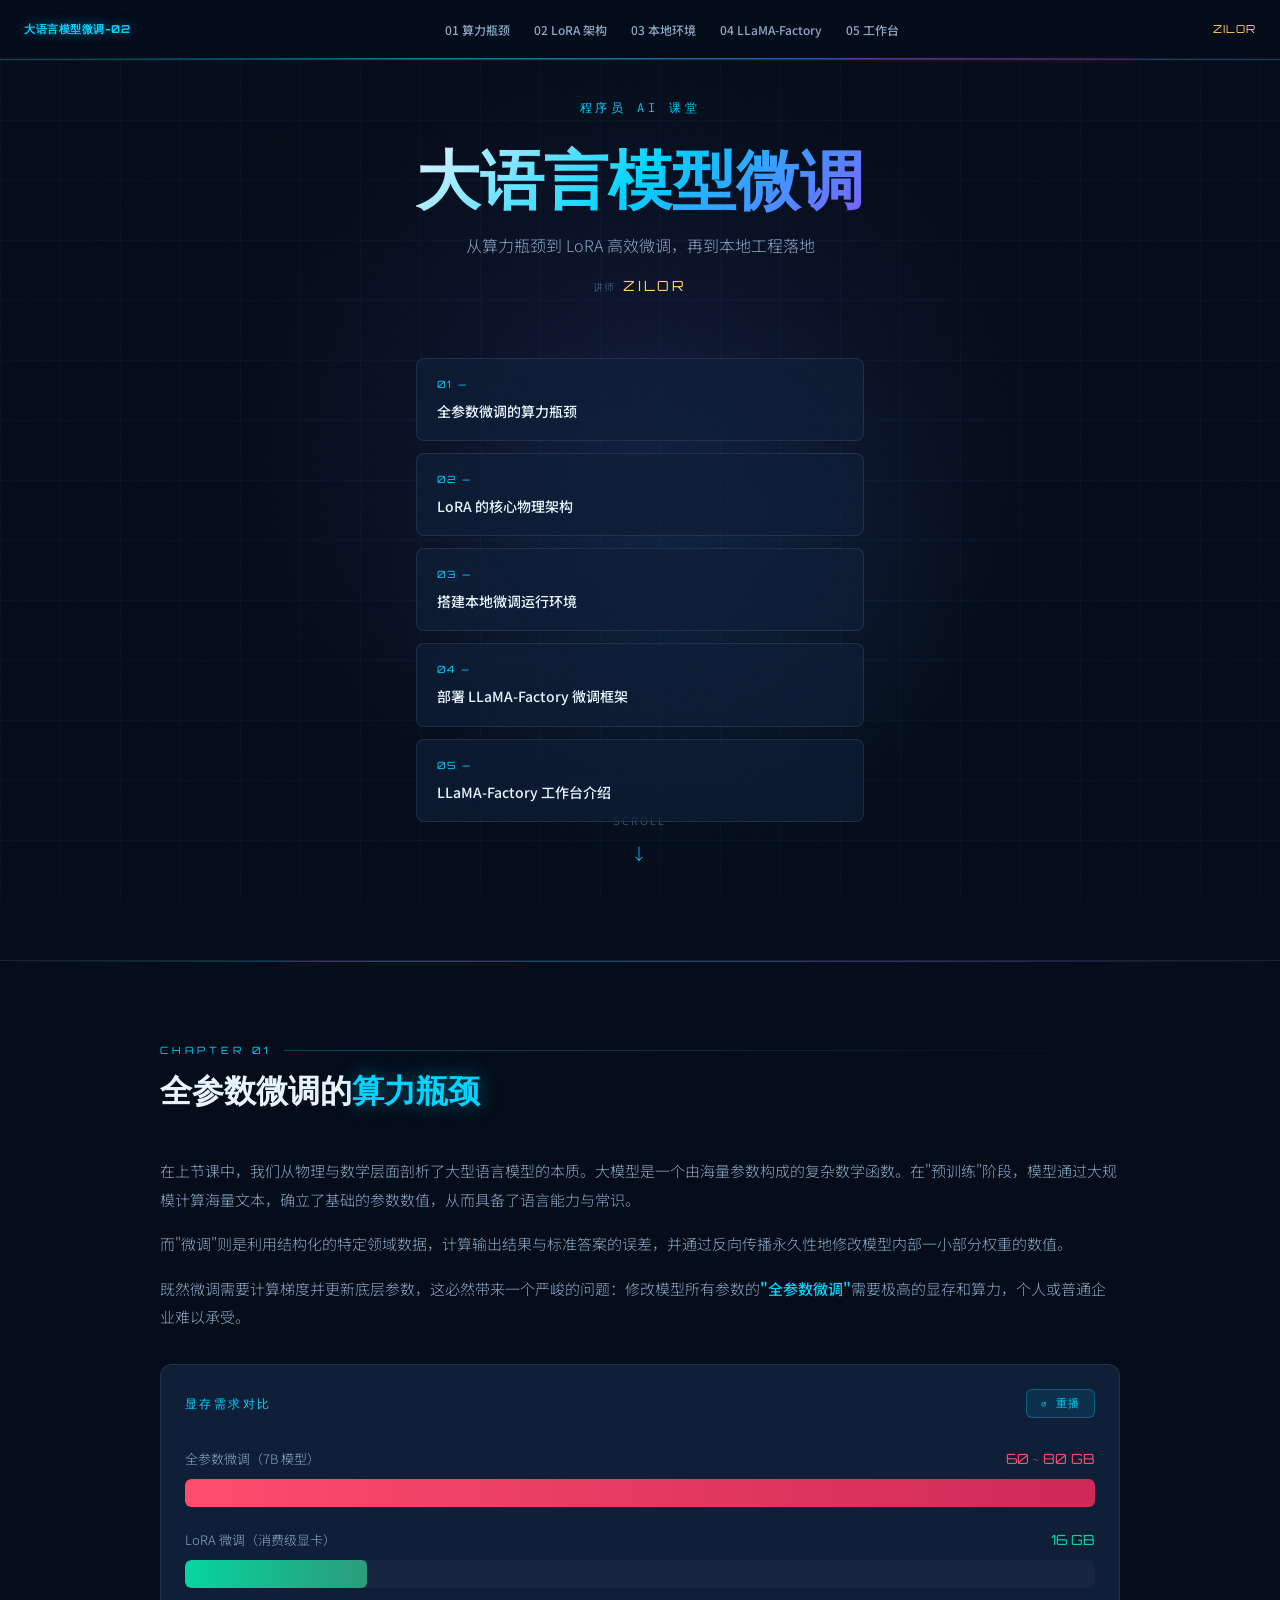
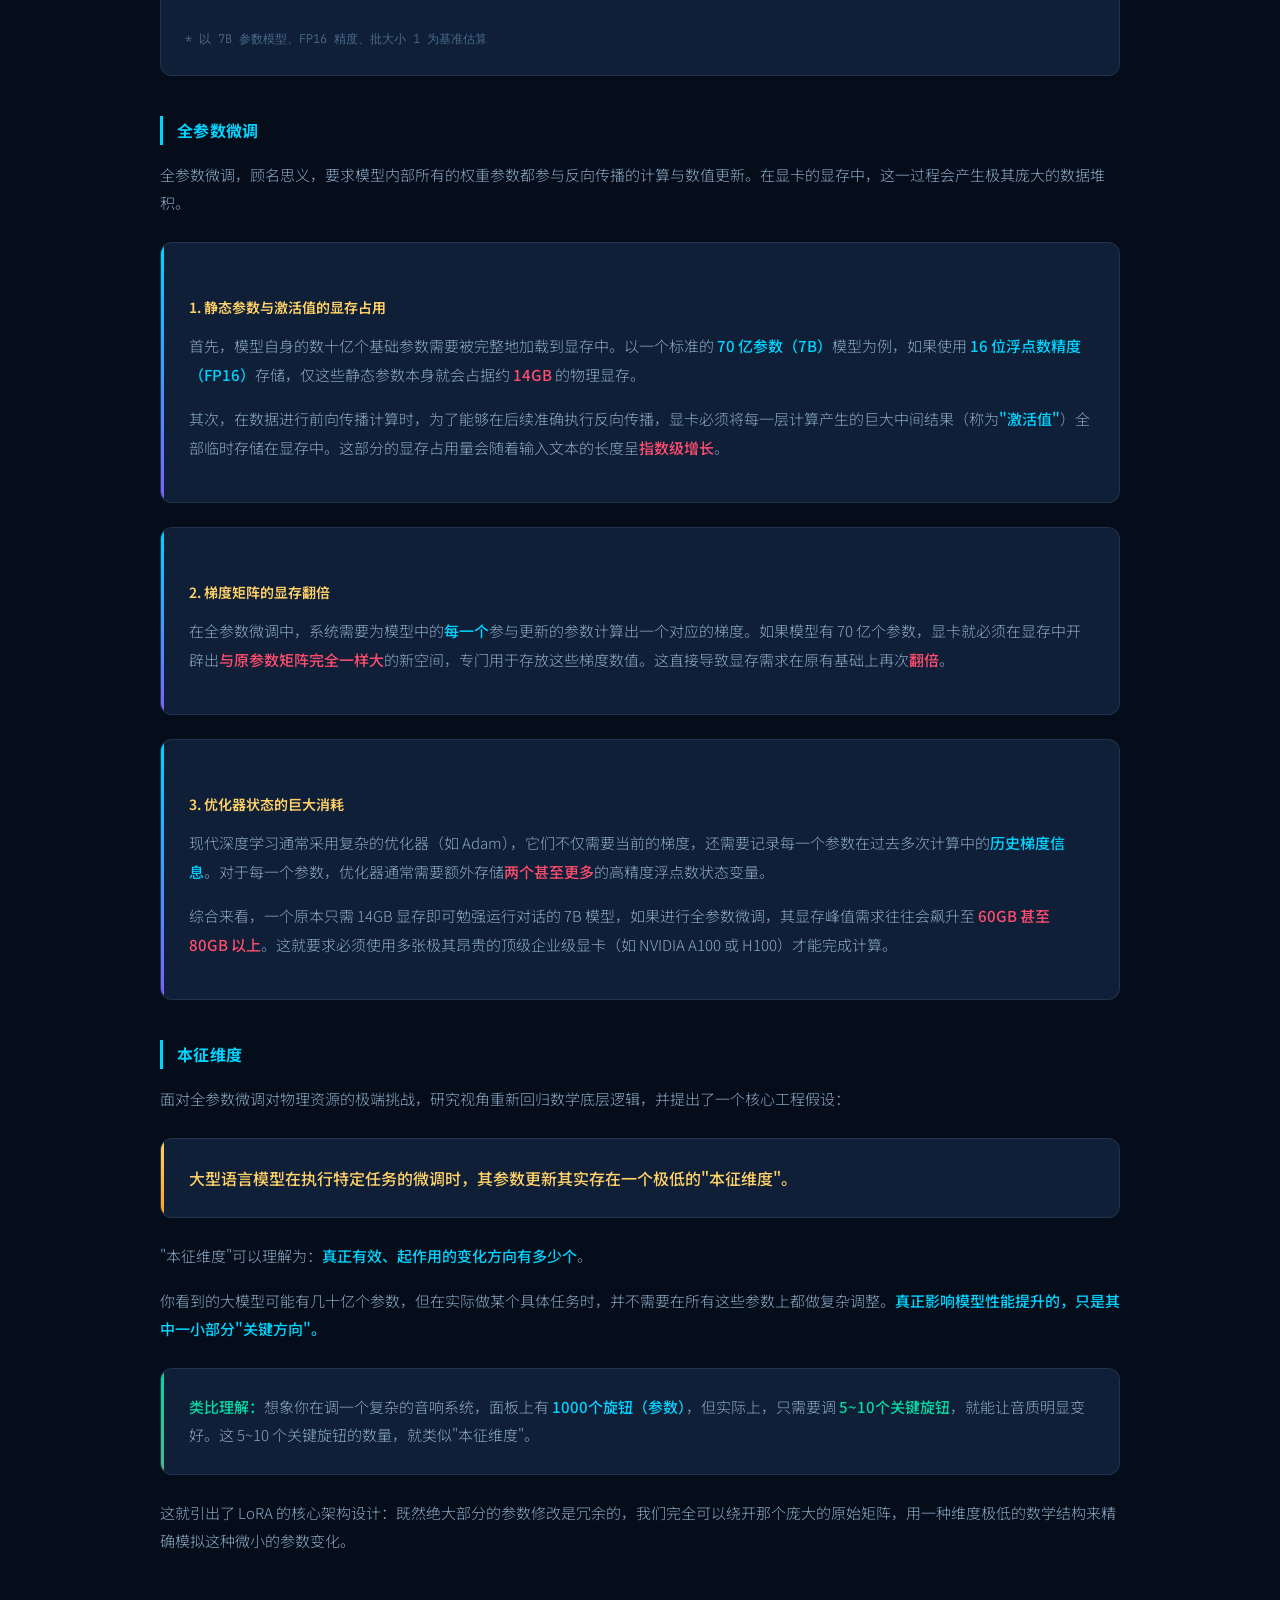
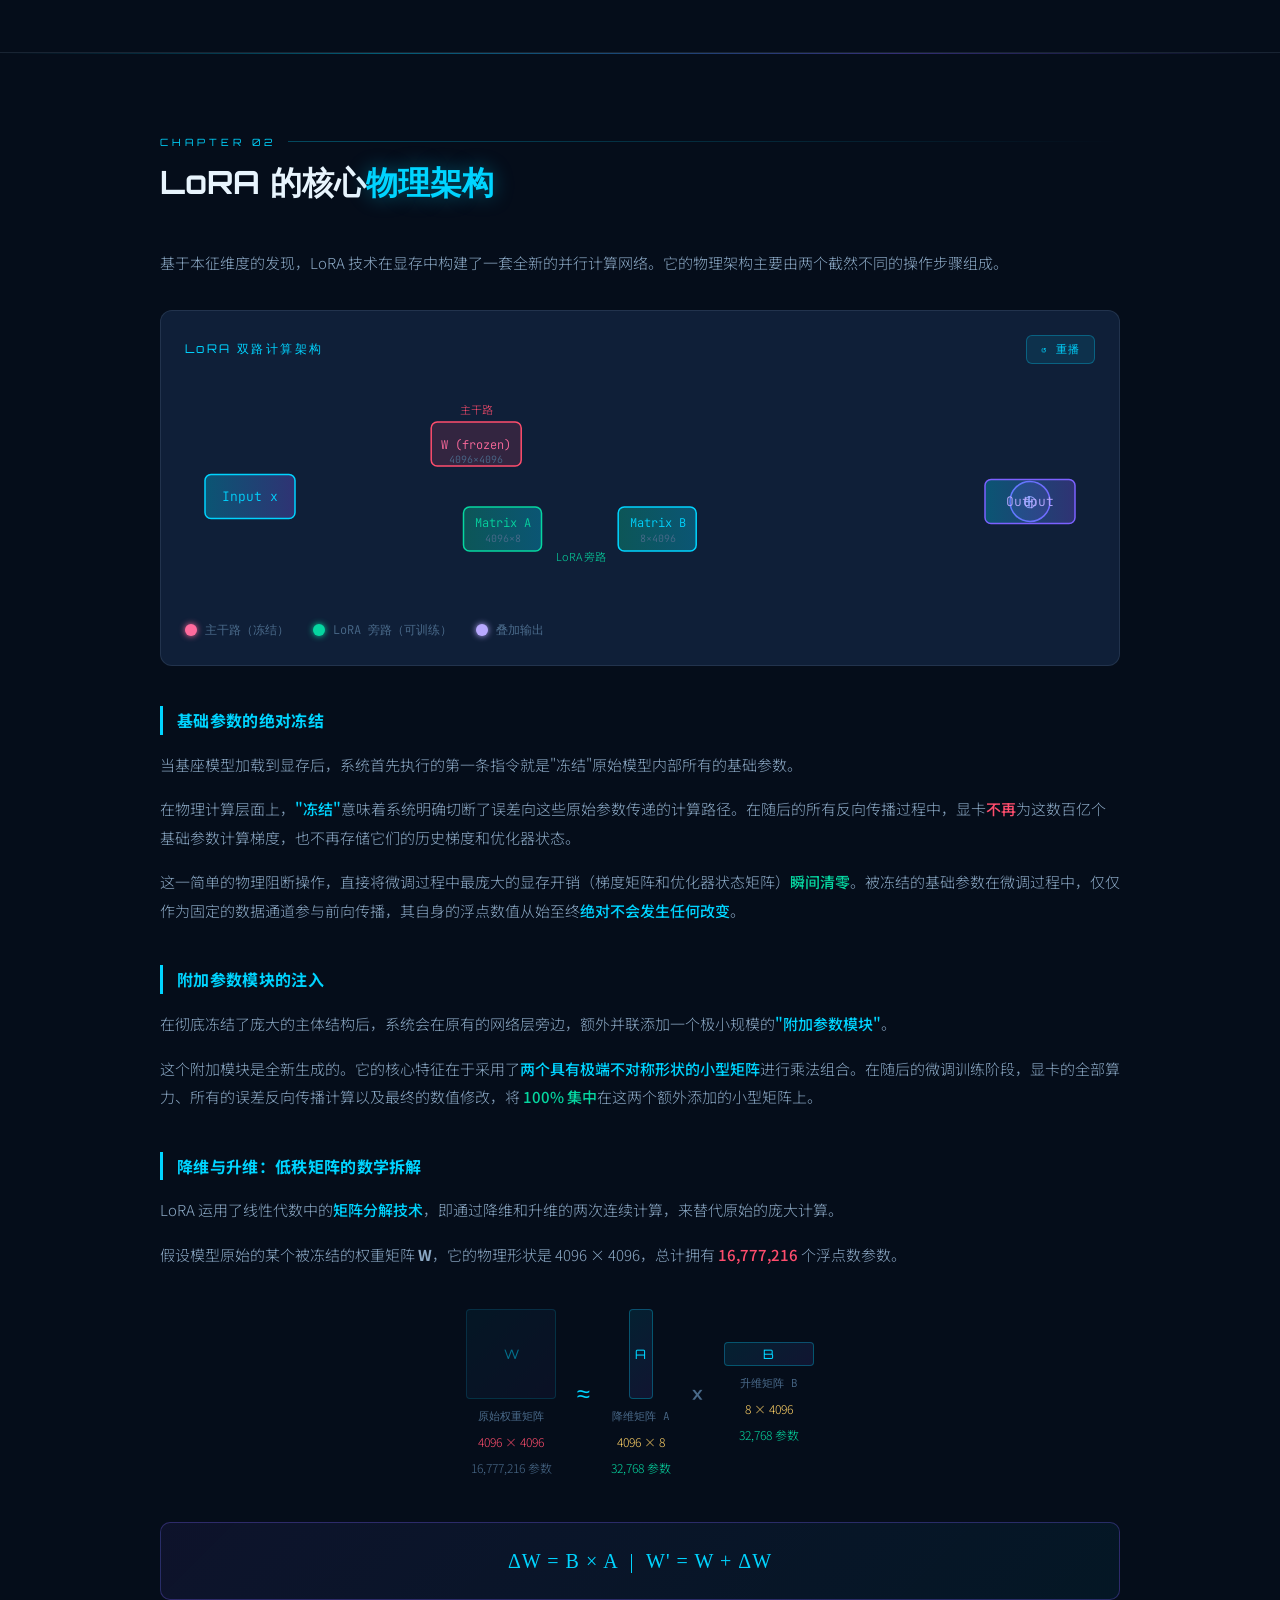
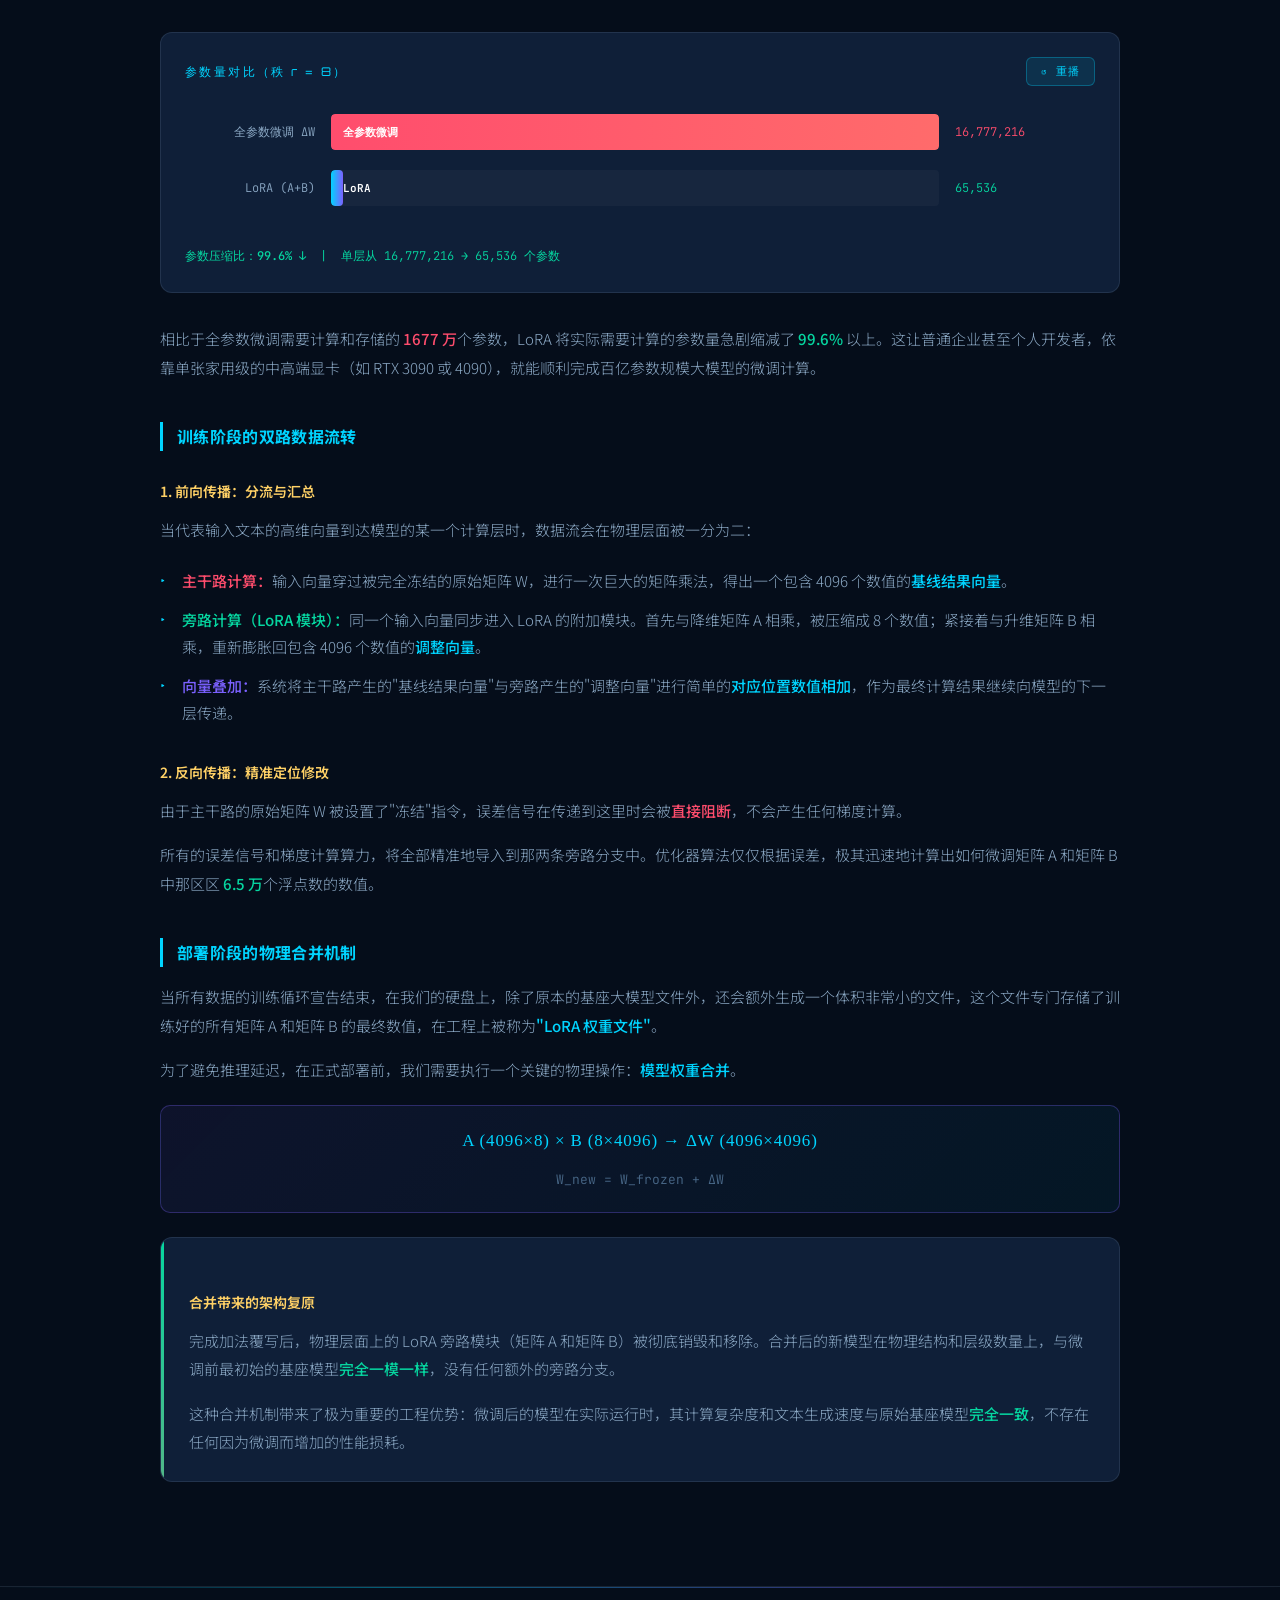
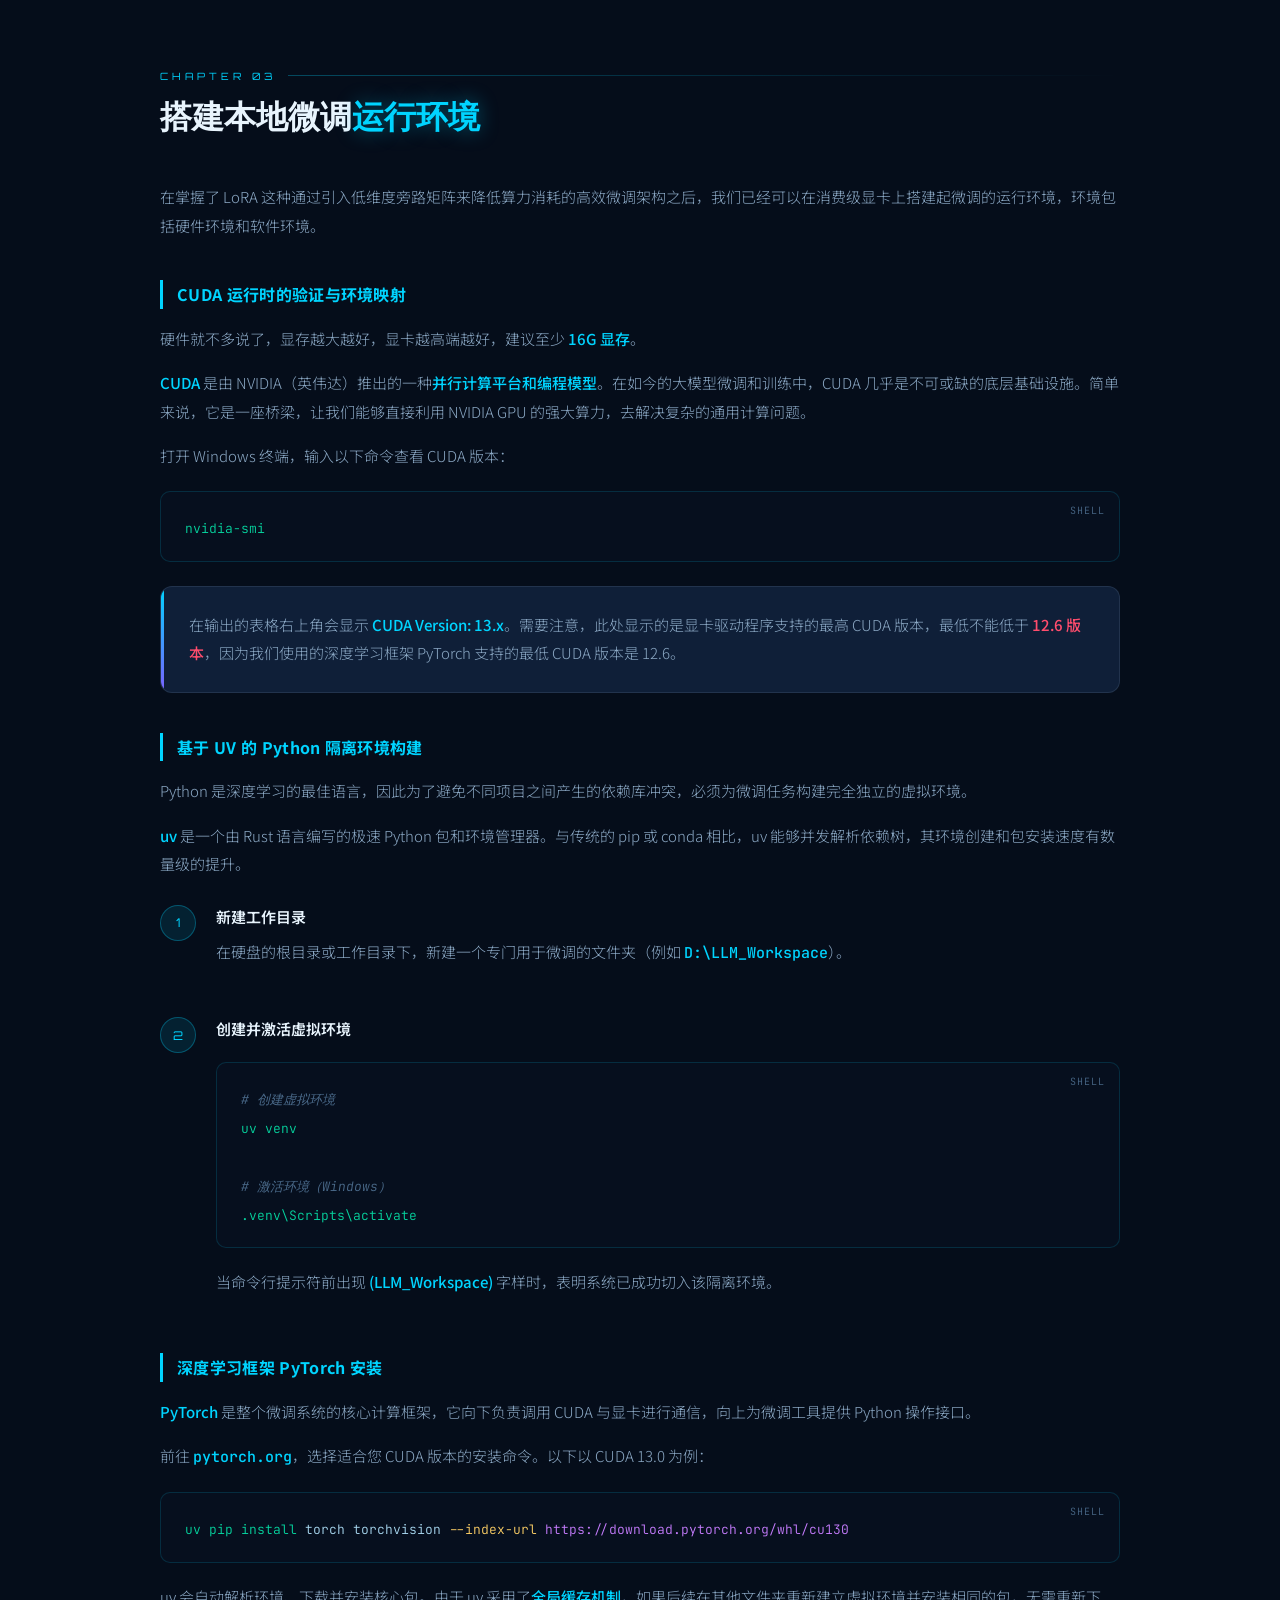
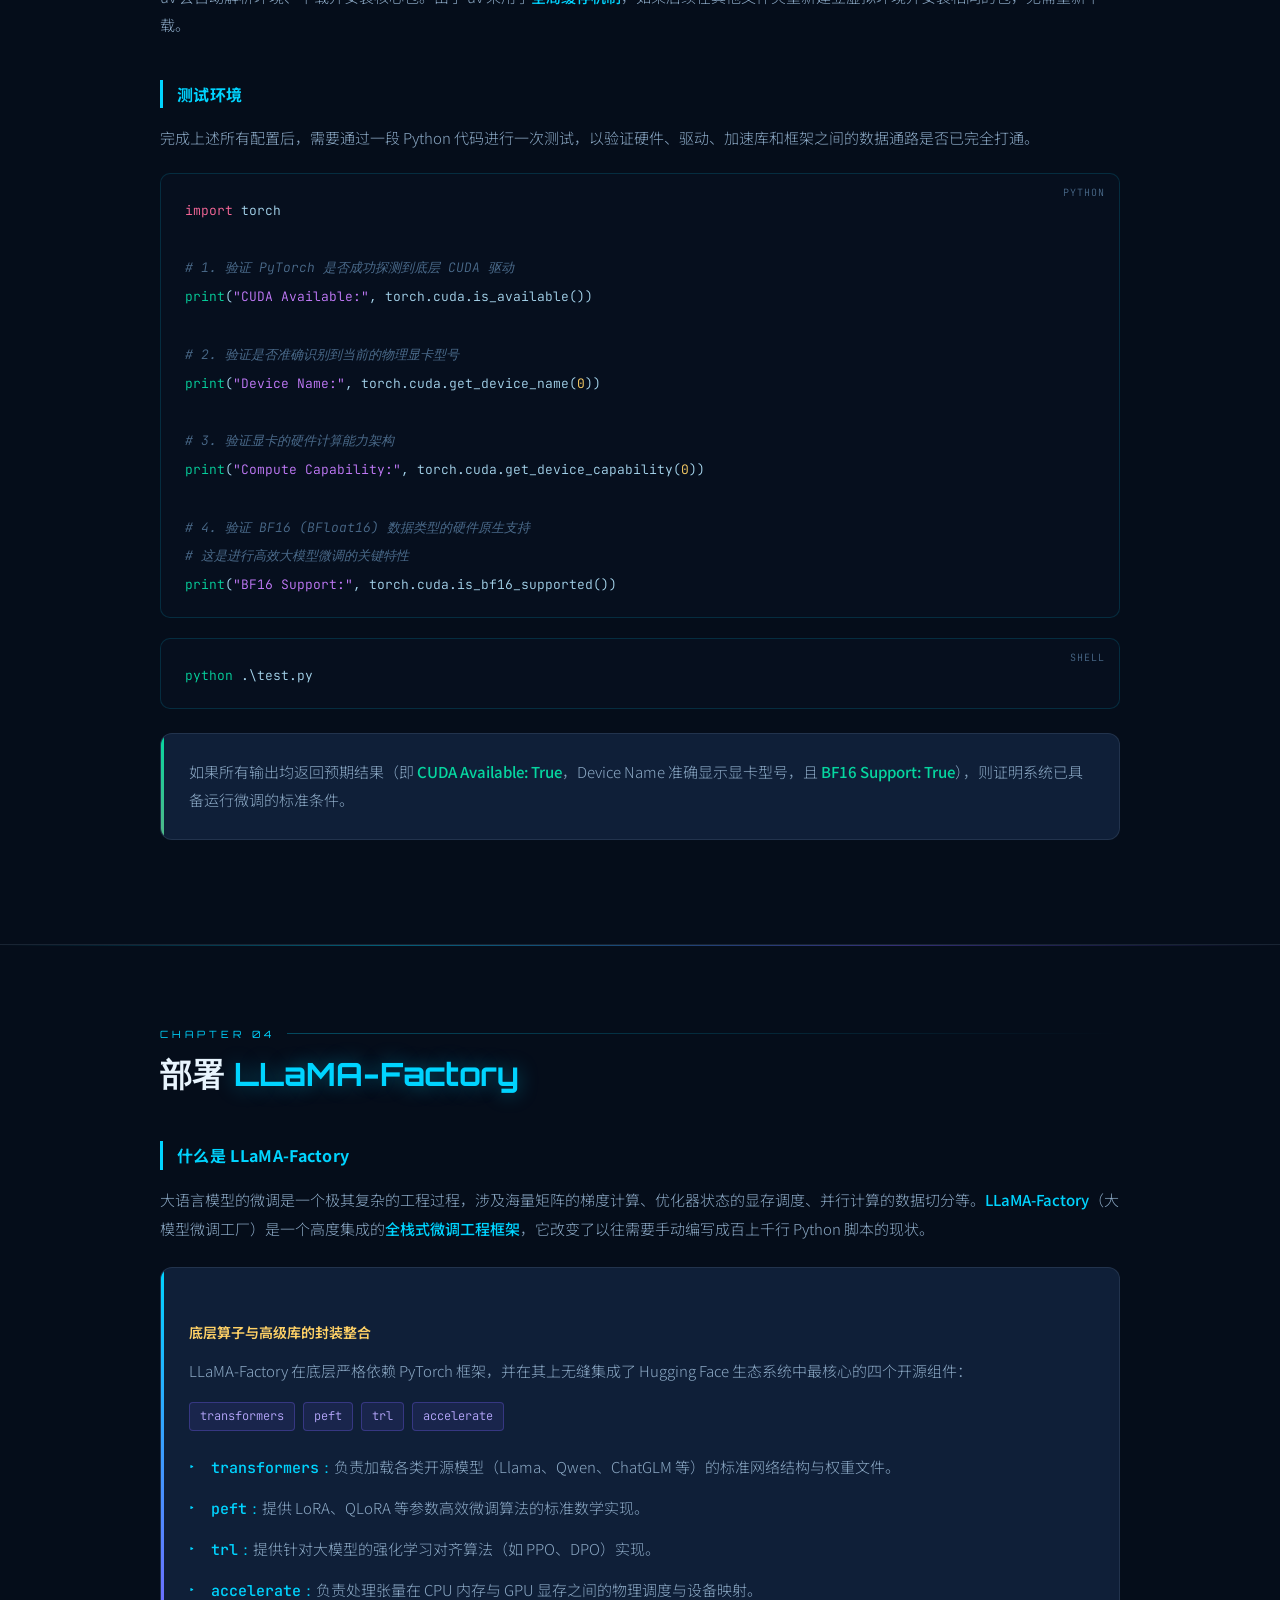
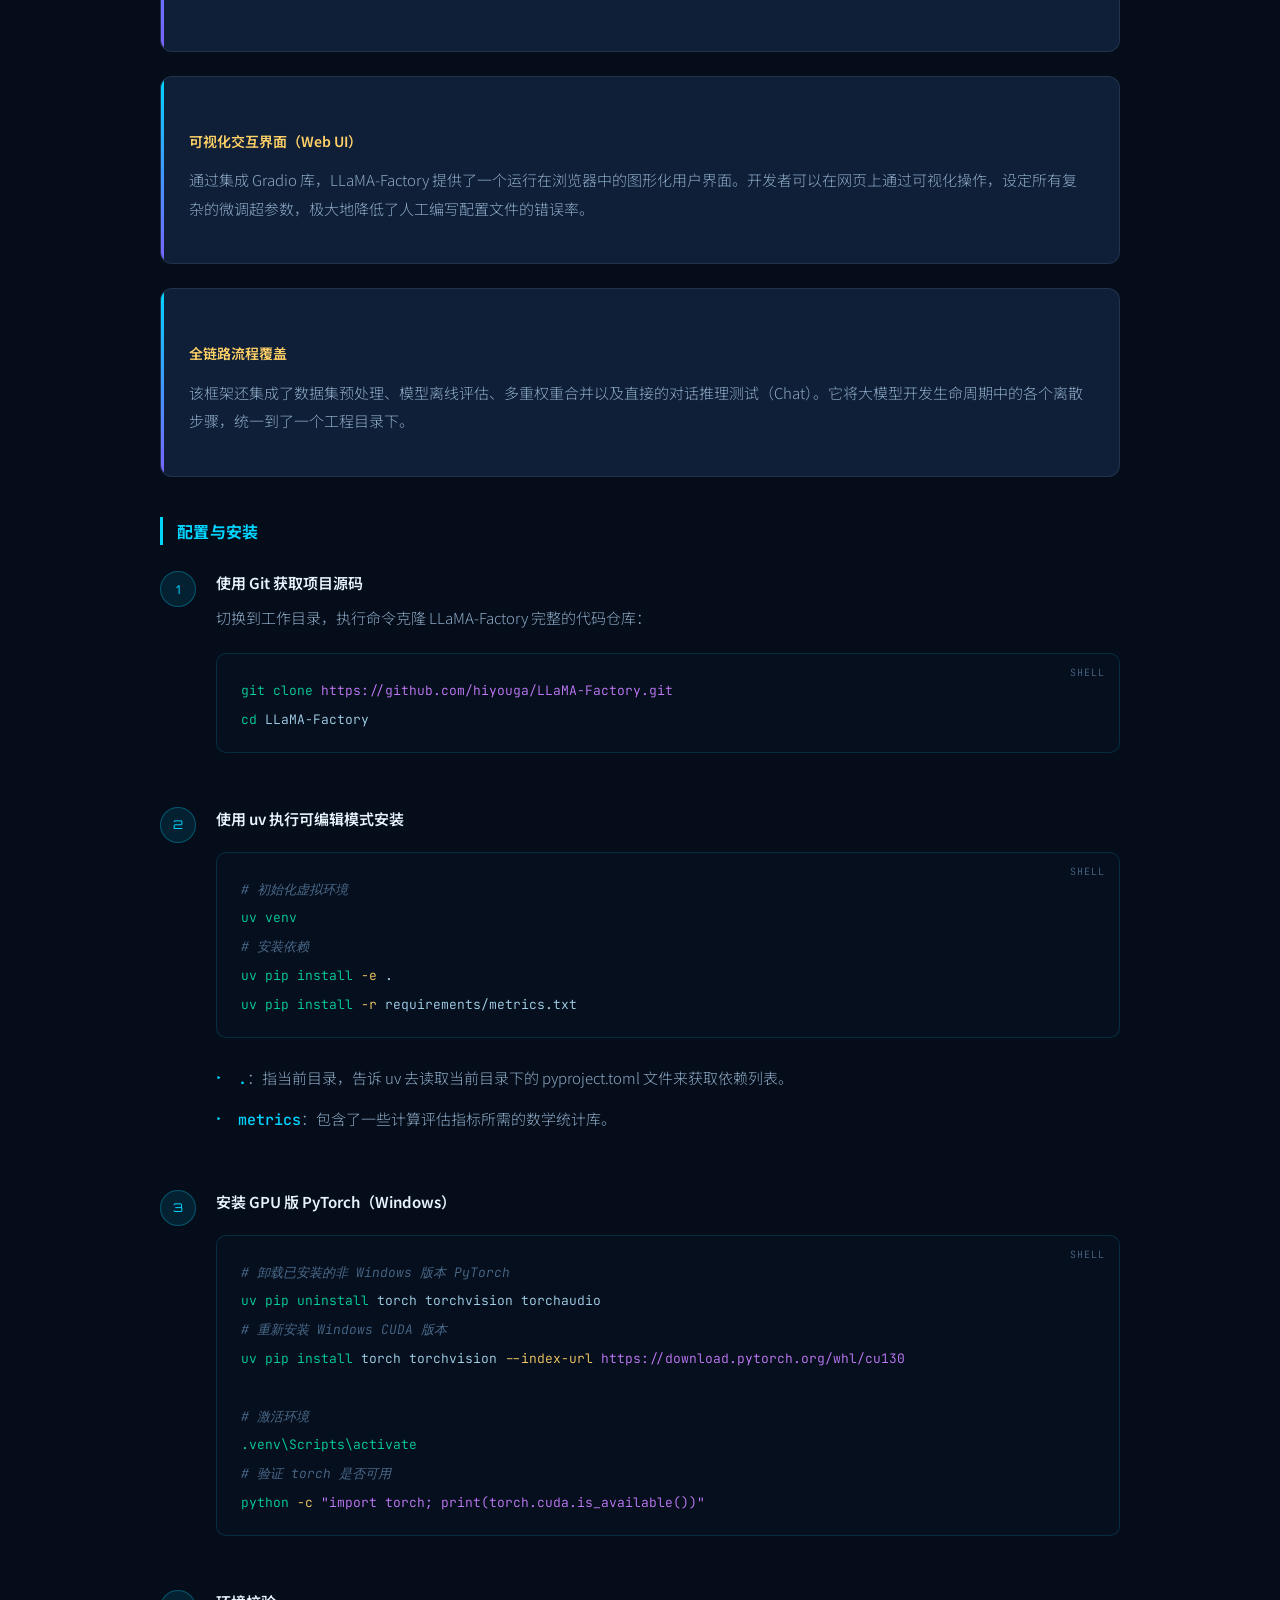
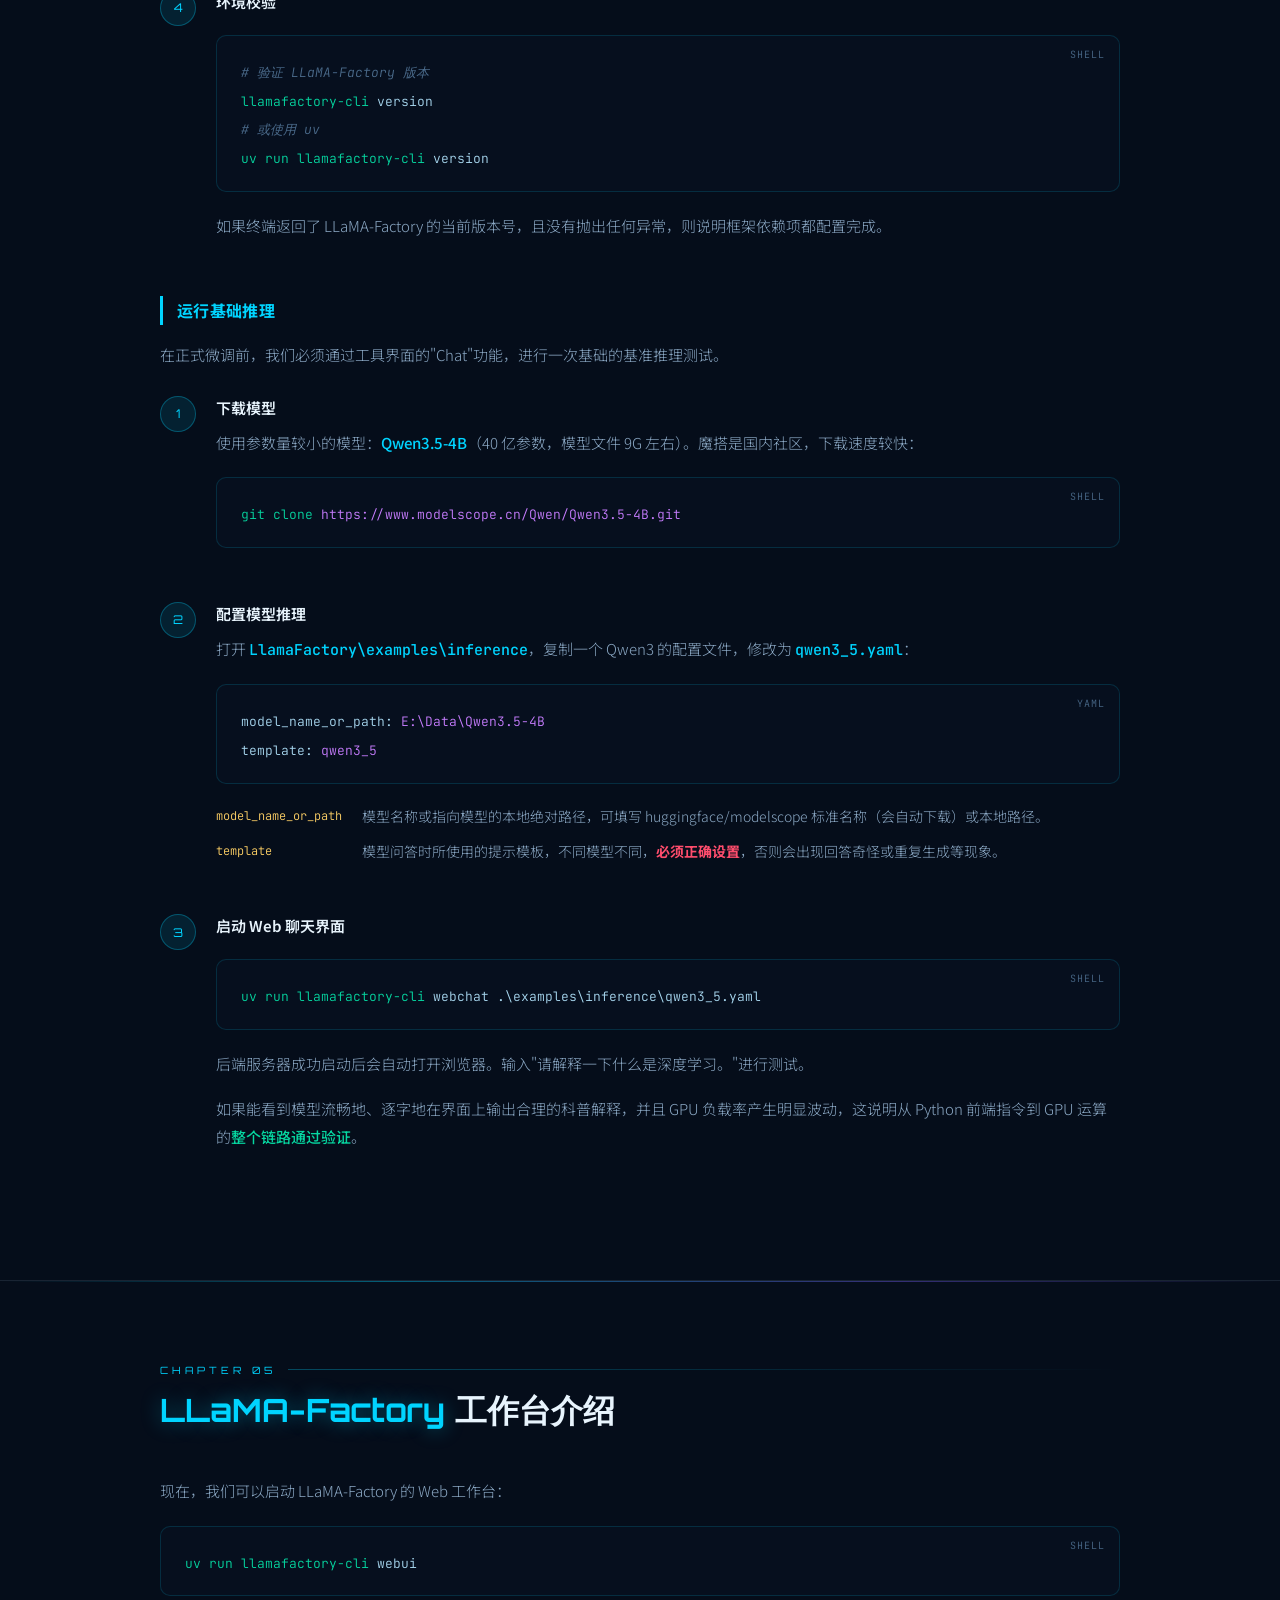
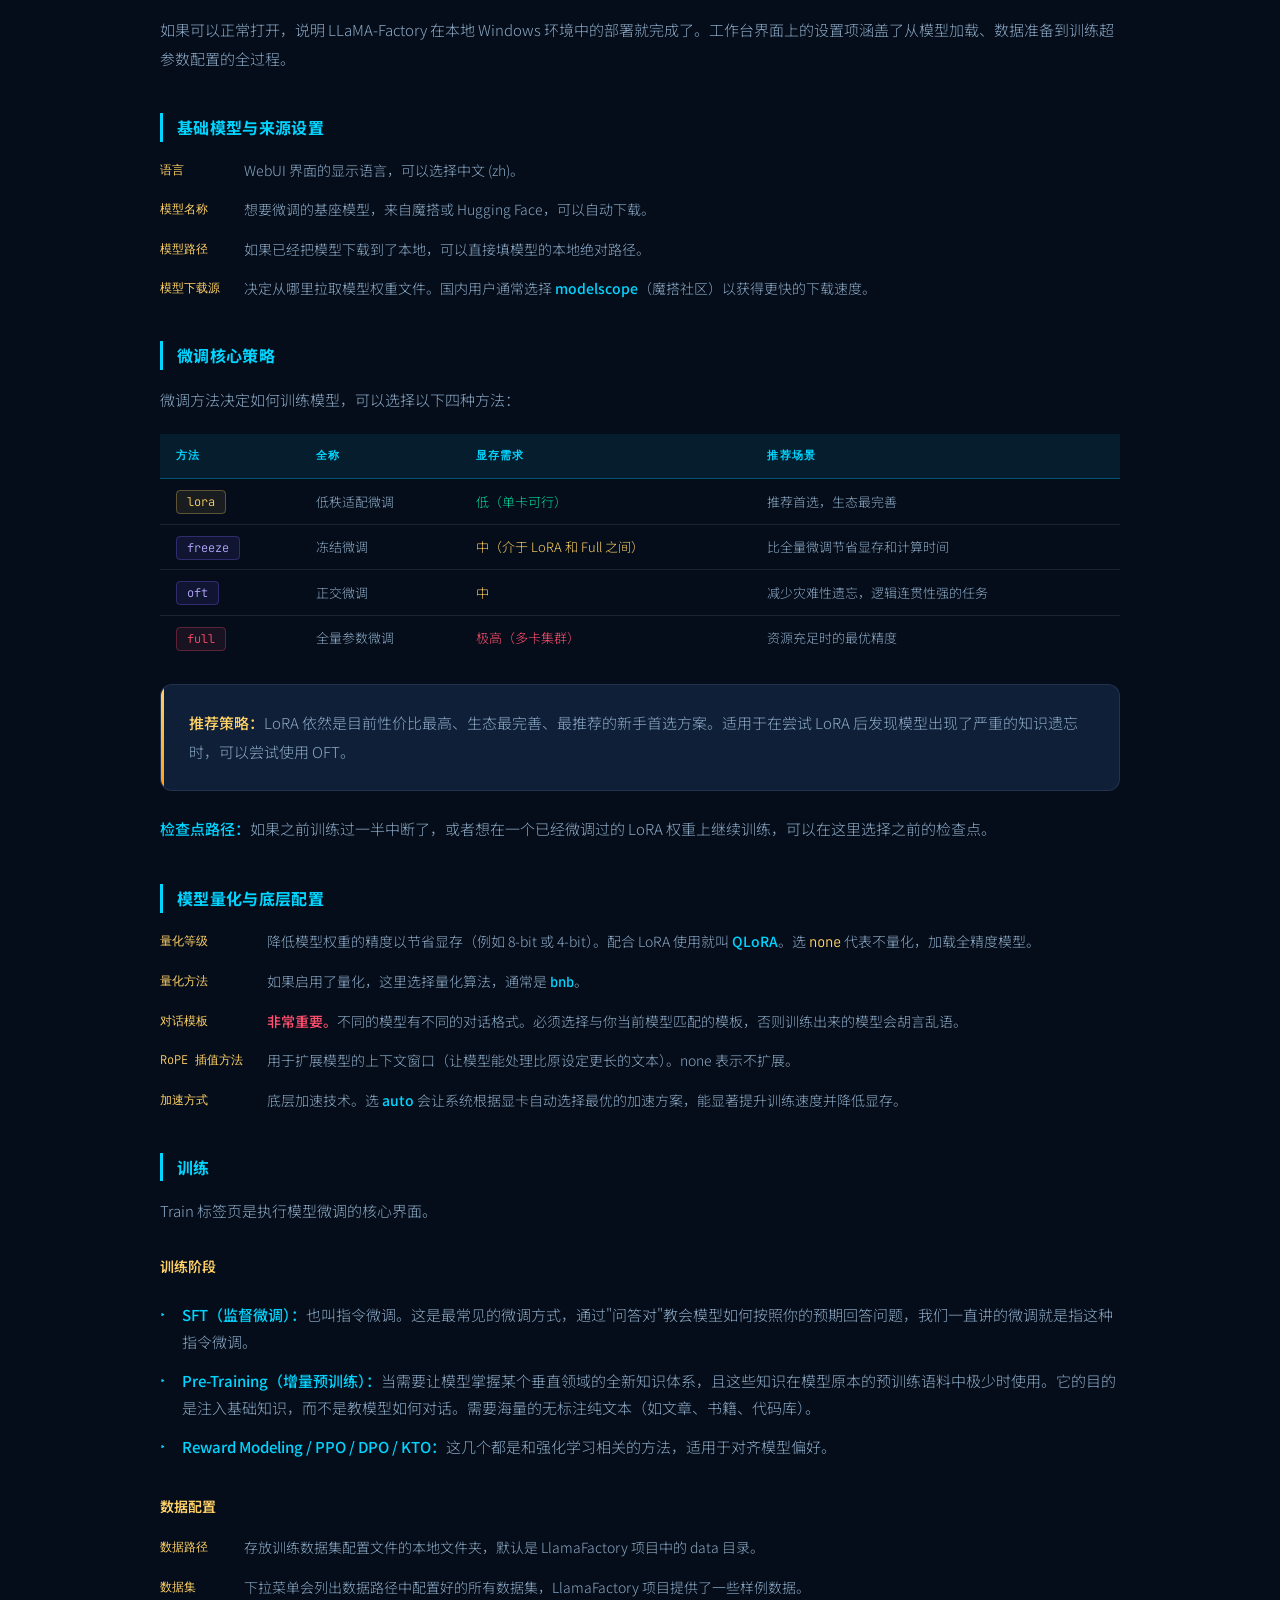
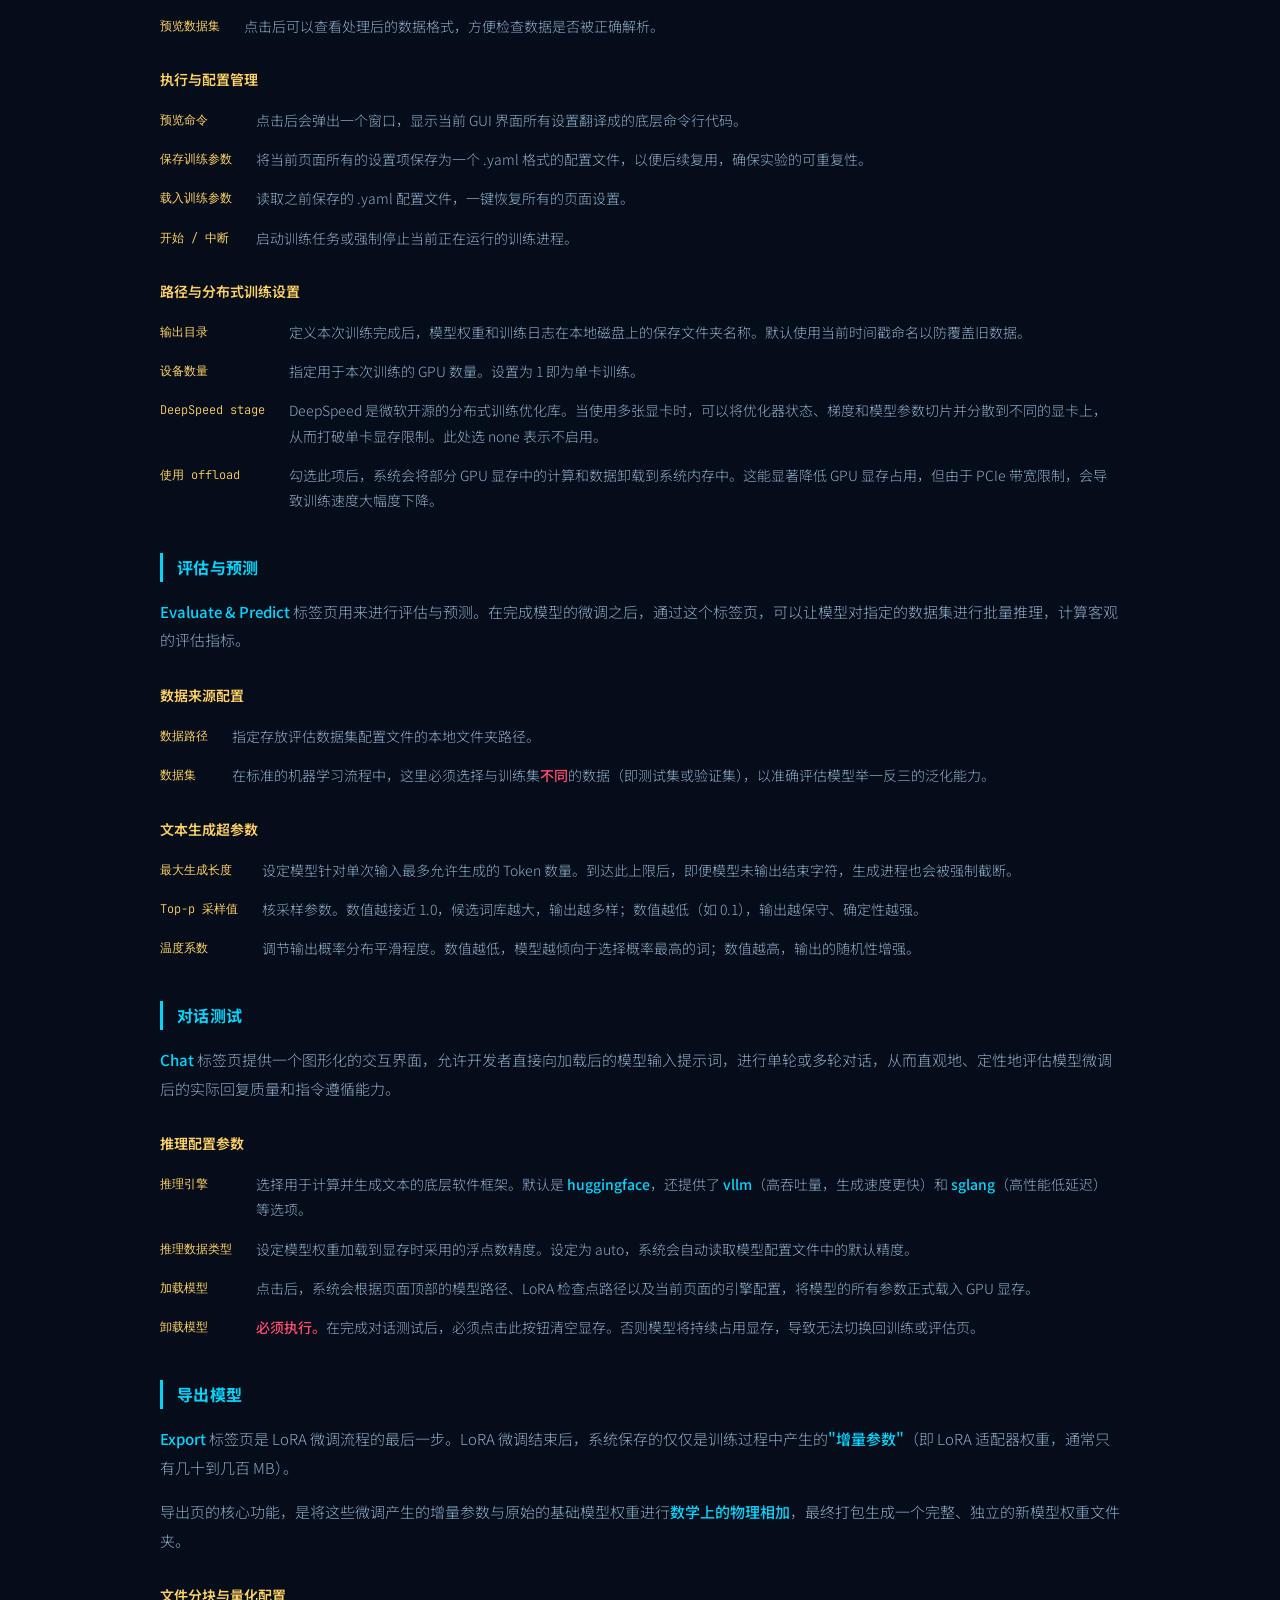
<file: 02/大语言模型微调-02.html>
<!DOCTYPE html>
<html lang="zh-CN">
<head>
  <meta charset="UTF-8">
  <meta name="viewport" content="width=device-width, initial-scale=1.0">
  <title>大语言模型微调-02 | Zilor</title>
  <link rel="stylesheet" href="assets/style.css">
</head>
<body>

<!-- ============================================
     NAVIGATION BAR
     ============================================ -->
<nav id="navbar">
  <div class="nav-brand">大语言模型微调-02</div>

  <div class="nav-center">
    <ul class="nav-menu">

      <li class="nav-item" data-section="sec1">
        <a href="#sec1">01 算力瓶颈</a>
        <ul class="nav-dropdown">
          <li><a href="#sec1-1">全参数微调</a></li>
          <li><a href="#sec1-2">本征维度</a></li>
        </ul>
      </li>

      <li class="nav-item" data-section="sec2">
        <a href="#sec2">02 LoRA 架构</a>
        <ul class="nav-dropdown">
          <li><a href="#sec2-1">基础参数冻结</a></li>
          <li><a href="#sec2-2">附加模块注入</a></li>
          <li><a href="#sec2-3">低秩矩阵拆解</a></li>
          <li><a href="#sec2-4">双路数据流转</a></li>
          <li><a href="#sec2-5">物理合并机制</a></li>
        </ul>
      </li>

      <li class="nav-item" data-section="sec3">
        <a href="#sec3">03 本地环境</a>
        <ul class="nav-dropdown">
          <li><a href="#sec3-1">CUDA 验证</a></li>
          <li><a href="#sec3-2">UV 虚拟环境</a></li>
          <li><a href="#sec3-3">PyTorch 安装</a></li>
          <li><a href="#sec3-4">测试环境</a></li>
        </ul>
      </li>

      <li class="nav-item" data-section="sec4">
        <a href="#sec4">04 LLaMA-Factory</a>
        <ul class="nav-dropdown">
          <li><a href="#sec4-1">框架介绍</a></li>
          <li><a href="#sec4-2">配置与安装</a></li>
          <li><a href="#sec4-3">基础推理</a></li>
        </ul>
      </li>

      <li class="nav-item" data-section="sec5">
        <a href="#sec5">05 工作台</a>
        <ul class="nav-dropdown">
          <li><a href="#sec5-1">模型与来源</a></li>
          <li><a href="#sec5-2">微调策略</a></li>
          <li><a href="#sec5-3">量化配置</a></li>
          <li><a href="#sec5-4">训练</a></li>
          <li><a href="#sec5-5">评估与预测</a></li>
          <li><a href="#sec5-6">对话测试</a></li>
          <li><a href="#sec5-7">导出模型</a></li>
        </ul>
      </li>

    </ul>
  </div>

  <div class="nav-instructor">ZILOR</div>
</nav>


<!-- ============================================
     COVER / HERO
     ============================================ -->
<section id="cover">
  <div class="cover-grid"></div>
  <div class="cover-glow"></div>
  <div class="cover-glow-2"></div>

  <div class="cover-content">
    <div class="cover-label">程序员 AI 课堂</div>
    <h1 class="cover-title">大语言模型微调</h1>
    <p class="cover-subtitle">从算力瓶颈到 LoRA 高效微调，再到本地工程落地</p>
    <div class="cover-instructor"><span>讲师</span>ZILOR</div>

    <div class="cover-toc stagger">
      <a class="toc-item" href="#sec1">
        <div class="toc-num">01 —</div>
        <div class="toc-title">全参数微调的算力瓶颈</div>
      </a>
      <a class="toc-item" href="#sec2">
        <div class="toc-num">02 —</div>
        <div class="toc-title">LoRA 的核心物理架构</div>
      </a>
      <a class="toc-item" href="#sec3">
        <div class="toc-num">03 —</div>
        <div class="toc-title">搭建本地微调运行环境</div>
      </a>
      <a class="toc-item" href="#sec4">
        <div class="toc-num">04 —</div>
        <div class="toc-title">部署 LLaMA-Factory 微调框架</div>
      </a>
      <a class="toc-item" href="#sec5">
        <div class="toc-num">05 —</div>
        <div class="toc-title">LLaMA-Factory 工作台介绍</div>
      </a>
    </div>
  </div>

  <div class="scroll-cue">SCROLL</div>
</section>


<main>

<!-- ============================================
     SECTION 1: 全参数微调的算力瓶颈
     ============================================ -->
<section id="sec1" class="section-wrapper">
  <div class="section-content">
    <div class="section-num reveal">CHAPTER 01</div>
    <h2 class="section-heading reveal">全参数微调的<span class="accent">算力瓶颈</span></h2>

    <div class="reveal">
      <p>在上节课中，我们从物理与数学层面剖析了大型语言模型的本质。大模型是一个由海量参数构成的复杂数学函数。在"预训练"阶段，模型通过大规模计算海量文本，确立了基础的参数数值，从而具备了语言能力与常识。</p>
      <p>而"微调"则是利用结构化的特定领域数据，计算输出结果与标准答案的误差，并通过反向传播永久性地修改模型内部一小部分权重的数值。</p>
      <p>既然微调需要计算梯度并更新底层参数，这必然带来一个严峻的问题：修改模型所有参数的<span class="hl">"全参数微调"</span>需要极高的显存和算力，个人或普通企业难以承受。</p>
    </div>

    <!-- VRAM Animation -->
    <div class="anim-container reveal" id="anim-vram">
      <div class="anim-header">
        <span class="anim-title">显存需求对比</span>
        <button class="replay-btn" id="replay-vram">↺ 重播</button>
      </div>
      <div class="vram-chart">
        <div class="vram-row">
          <div class="vram-info">
            <span class="vram-name">全参数微调（7B 模型）</span>
            <span class="vram-val" style="color: var(--accent-danger)">60 ~ 80 GB</span>
          </div>
          <div class="vram-bar-wrap">
            <div class="vram-bar full-vram" id="vbar-full"></div>
          </div>
        </div>
        <div class="vram-row">
          <div class="vram-info">
            <span class="vram-name">LoRA 微调（消费级显卡）</span>
            <span class="vram-val" style="color: var(--accent-green)">16 GB</span>
          </div>
          <div class="vram-bar-wrap">
            <div class="vram-bar lora-vram" id="vbar-lora"></div>
          </div>
        </div>
      </div>
      <p style="font-size: 12px; color: var(--text-muted); margin-top: 12px; margin-bottom: 0; font-family: var(--font-code);">
        * 以 7B 参数模型、FP16 精度、批大小 1 为基准估算
      </p>
    </div>

    <!-- Sub-section 1.1 -->
    <div id="sec1-1" class="reveal">
      <h3 class="sub-heading">全参数微调</h3>
      <p>全参数微调，顾名思义，要求模型内部所有的权重参数都参与反向传播的计算与数值更新。在显卡的显存中，这一过程会产生极其庞大的数据堆积。</p>
    </div>

    <div class="info-card reveal">
      <h4 class="sub-heading-2">1. 静态参数与激活值的显存占用</h4>
      <p>首先，模型自身的数十亿个基础参数需要被完整地加载到显存中。以一个标准的 <span class="hl">70 亿参数（7B）</span>模型为例，如果使用 <span class="hl">16 位浮点数精度（FP16）</span>存储，仅这些静态参数本身就会占据约 <span class="hl-danger">14GB</span> 的物理显存。</p>
      <p>其次，在数据进行前向传播计算时，为了能够在后续准确执行反向传播，显卡必须将每一层计算产生的巨大中间结果（称为<span class="hl">"激活值"</span>）全部临时存储在显存中。这部分的显存占用量会随着输入文本的长度呈<span class="hl-danger">指数级增长</span>。</p>
    </div>

    <div class="info-card reveal">
      <h4 class="sub-heading-2">2. 梯度矩阵的显存翻倍</h4>
      <p>在全参数微调中，系统需要为模型中的<span class="hl">每一个</span>参与更新的参数计算出一个对应的梯度。如果模型有 70 亿个参数，显卡就必须在显存中开辟出<span class="hl-danger">与原参数矩阵完全一样大</span>的新空间，专门用于存放这些梯度数值。这直接导致显存需求在原有基础上再次<span class="hl-danger">翻倍</span>。</p>
    </div>

    <div class="info-card reveal">
      <h4 class="sub-heading-2">3. 优化器状态的巨大消耗</h4>
      <p>现代深度学习通常采用复杂的优化器（如 Adam），它们不仅需要当前的梯度，还需要记录每一个参数在过去多次计算中的<span class="hl">历史梯度信息</span>。对于每一个参数，优化器通常需要额外存储<span class="hl-danger">两个甚至更多</span>的高精度浮点数状态变量。</p>
      <p>综合来看，一个原本只需 14GB 显存即可勉强运行对话的 7B 模型，如果进行全参数微调，其显存峰值需求往往会飙升至 <span class="hl-danger">60GB 甚至 80GB 以上</span>。这就要求必须使用多张极其昂贵的顶级企业级显卡（如 NVIDIA A100 或 H100）才能完成计算。</p>
    </div>

    <!-- Sub-section 1.2 -->
    <div id="sec1-2" class="reveal">
      <h3 class="sub-heading">本征维度</h3>
      <p>面对全参数微调对物理资源的极端挑战，研究视角重新回归数学底层逻辑，并提出了一个核心工程假设：</p>

      <div class="info-card gold reveal">
        <p style="margin: 0; font-size: 16px; color: var(--accent-gold); font-weight: 500;">
          大型语言模型在执行特定任务的微调时，其参数更新其实存在一个极低的"本征维度"。
        </p>
      </div>

      <p>"本征维度"可以理解为：<span class="hl">真正有效、起作用的变化方向有多少个</span>。</p>
      <p>你看到的大模型可能有几十亿个参数，但在实际做某个具体任务时，并不需要在所有这些参数上都做复杂调整。<span class="hl">真正影响模型性能提升的，只是其中一小部分"关键方向"。</span></p>

      <div class="info-card green reveal">
        <p style="margin: 0;"><span class="hl-green">类比理解：</span>想象你在调一个复杂的音响系统，面板上有 <span class="hl">1000个旋钮（参数）</span>，但实际上，只需要调 <span class="hl-green">5~10个关键旋钮</span>，就能让音质明显变好。这 5~10 个关键旋钮的数量，就类似"本征维度"。</p>
      </div>

      <p>这就引出了 LoRA 的核心架构设计：既然绝大部分的参数修改是冗余的，我们完全可以绕开那个庞大的原始矩阵，用一种维度极低的数学结构来精确模拟这种微小的参数变化。</p>
    </div>
  </div>
</section>


<!-- ============================================
     SECTION 2: LoRA 的核心物理架构
     ============================================ -->
<section id="sec2" class="section-wrapper">
  <div class="section-content">
    <div class="section-num reveal">CHAPTER 02</div>
    <h2 class="section-heading reveal">LoRA 的核心<span class="accent">物理架构</span></h2>

    <div class="reveal">
      <p>基于本征维度的发现，LoRA 技术在显存中构建了一套全新的并行计算网络。它的物理架构主要由两个截然不同的操作步骤组成。</p>
    </div>

    <!-- LoRA Architecture Animation -->
    <div class="anim-container reveal" id="anim-lora">
      <div class="anim-header">
        <span class="anim-title">LoRA 双路计算架构</span>
        <button class="replay-btn" id="replay-lora">↺ 重播</button>
      </div>
      <svg id="lora-canvas"></svg>
      <div style="display: flex; gap: 24px; margin-top: 16px; flex-wrap: wrap;">
        <div style="display: flex; align-items: center; gap: 8px;">
          <div style="width: 12px; height: 12px; border-radius: 50%; background: #ff6b9d; box-shadow: 0 0 6px #ff6b9d;"></div>
          <span style="font-size: 12px; color: var(--text-muted); font-family: var(--font-code);">主干路（冻结）</span>
        </div>
        <div style="display: flex; align-items: center; gap: 8px;">
          <div style="width: 12px; height: 12px; border-radius: 50%; background: #06d6a0; box-shadow: 0 0 6px #06d6a0;"></div>
          <span style="font-size: 12px; color: var(--text-muted); font-family: var(--font-code);">LoRA 旁路（可训练）</span>
        </div>
        <div style="display: flex; align-items: center; gap: 8px;">
          <div style="width: 12px; height: 12px; border-radius: 50%; background: #b8a9ff; box-shadow: 0 0 6px #b8a9ff;"></div>
          <span style="font-size: 12px; color: var(--text-muted); font-family: var(--font-code);">叠加输出</span>
        </div>
      </div>
    </div>

    <!-- Sub-section 2.1 -->
    <div id="sec2-1" class="reveal">
      <h3 class="sub-heading">基础参数的绝对冻结</h3>
      <p>当基座模型加载到显存后，系统首先执行的第一条指令就是"冻结"原始模型内部所有的基础参数。</p>
      <p>在物理计算层面上，<span class="hl">"冻结"</span>意味着系统明确切断了误差向这些原始参数传递的计算路径。在随后的所有反向传播过程中，显卡<span class="hl-danger">不再</span>为这数百亿个基础参数计算梯度，也不再存储它们的历史梯度和优化器状态。</p>
      <p>这一简单的物理阻断操作，直接将微调过程中最庞大的显存开销（梯度矩阵和优化器状态矩阵）<span class="hl-green">瞬间清零</span>。被冻结的基础参数在微调过程中，仅仅作为固定的数据通道参与前向传播，其自身的浮点数值从始至终<span class="hl">绝对不会发生任何改变</span>。</p>
    </div>

    <!-- Sub-section 2.2 -->
    <div id="sec2-2" class="reveal">
      <h3 class="sub-heading">附加参数模块的注入</h3>
      <p>在彻底冻结了庞大的主体结构后，系统会在原有的网络层旁边，额外并联添加一个极小规模的<span class="hl">"附加参数模块"</span>。</p>
      <p>这个附加模块是全新生成的。它的核心特征在于采用了<span class="hl">两个具有极端不对称形状的小型矩阵</span>进行乘法组合。在随后的微调训练阶段，显卡的全部算力、所有的误差反向传播计算以及最终的数值修改，将 <span class="hl-green">100% 集中</span>在这两个额外添加的小型矩阵上。</p>
    </div>

    <!-- Sub-section 2.3 -->
    <div id="sec2-3" class="reveal">
      <h3 class="sub-heading">降维与升维：低秩矩阵的数学拆解</h3>
      <p>LoRA 运用了线性代数中的<span class="hl">矩阵分解技术</span>，即通过降维和升维的两次连续计算，来替代原始的庞大计算。</p>

      <p>假设模型原始的某个被冻结的权重矩阵 <strong>W</strong>，它的物理形状是 4096 × 4096，总计拥有 <span class="hl-danger">16,777,216</span> 个浮点数参数。</p>
    </div>

    <!-- Matrix visual -->
    <div class="matrix-visual reveal">
      <div class="matrix-box">
        <div class="matrix-rect" style="width: 90px; height: 90px; opacity: 0.5;">W</div>
        <div class="matrix-label">原始权重矩阵</div>
        <div class="matrix-params" style="color: var(--accent-danger);">4096 × 4096</div>
        <div class="matrix-params" style="color: var(--text-muted);">16,777,216 参数</div>
      </div>

      <div class="matrix-op" style="color: var(--accent-primary);">≈</div>

      <div class="matrix-box">
        <div class="matrix-rect" style="width: 24px; height: 90px;">A</div>
        <div class="matrix-label">降维矩阵 A</div>
        <div class="matrix-params">4096 × 8</div>
        <div class="matrix-params" style="color: var(--accent-green);">32,768 参数</div>
      </div>

      <div class="matrix-op">×</div>

      <div class="matrix-box">
        <div class="matrix-rect" style="width: 90px; height: 24px;">B</div>
        <div class="matrix-label">升维矩阵 B</div>
        <div class="matrix-params">8 × 4096</div>
        <div class="matrix-params" style="color: var(--accent-green);">32,768 参数</div>
      </div>
    </div>

    <!-- Formula -->
    <div class="formula-box reveal">
      <div class="formula">ΔW = B × A &nbsp;|&nbsp; W' = W + ΔW</div>
    </div>

    <!-- Parameter animation -->
    <div class="anim-container reveal" id="anim-params">
      <div class="anim-header">
        <span class="anim-title">参数量对比（秩 r = 8）</span>
        <button class="replay-btn" id="replay-params">↺ 重播</button>
      </div>
      <div class="param-chart">
        <div class="param-row">
          <div class="param-label">全参数微调 ΔW</div>
          <div class="param-bar-wrap">
            <div class="param-bar full" id="bar-full"></div>
          </div>
          <div class="param-count" id="num-full" style="color: var(--accent-danger);">0</div>
        </div>
        <div class="param-row">
          <div class="param-label">LoRA (A+B)</div>
          <div class="param-bar-wrap">
            <div class="param-bar lora" id="bar-lora"></div>
          </div>
          <div class="param-count" id="num-lora" style="color: var(--accent-green);">0</div>
        </div>
      </div>
      <div style="margin-top: 12px; font-family: var(--font-code); font-size: 12px; color: var(--accent-green);">
        参数压缩比：<span class="hl-green">99.6%</span> ↓ &nbsp;|&nbsp; 单层从 16,777,216 → 65,536 个参数
      </div>
    </div>

    <div class="reveal">
      <p>相比于全参数微调需要计算和存储的 <span class="hl-danger">1677 万</span>个参数，LoRA 将实际需要计算的参数量急剧缩减了 <span class="hl-green">99.6%</span> 以上。这让普通企业甚至个人开发者，依靠单张家用级的中高端显卡（如 RTX 3090 或 4090），就能顺利完成百亿参数规模大模型的微调计算。</p>
    </div>

    <!-- Sub-section 2.4 -->
    <div id="sec2-4" class="reveal">
      <h3 class="sub-heading">训练阶段的双路数据流转</h3>

      <h4 class="sub-heading-2">1. 前向传播：分流与汇总</h4>
      <p>当代表输入文本的高维向量到达模型的某一个计算层时，数据流会在物理层面被一分为二：</p>
      <ul class="content-list">
        <li><span class="hl-danger">主干路计算：</span>输入向量穿过被完全冻结的原始矩阵 W，进行一次巨大的矩阵乘法，得出一个包含 4096 个数值的<span class="hl">基线结果向量</span>。</li>
        <li><span class="hl-green">旁路计算（LoRA 模块）：</span>同一个输入向量同步进入 LoRA 的附加模块。首先与降维矩阵 A 相乘，被压缩成 8 个数值；紧接着与升维矩阵 B 相乘，重新膨胀回包含 4096 个数值的<span class="hl">调整向量</span>。</li>
        <li><span class="hl" style="color: var(--accent-secondary);">向量叠加：</span>系统将主干路产生的"基线结果向量"与旁路产生的"调整向量"进行简单的<span class="hl">对应位置数值相加</span>，作为最终计算结果继续向模型的下一层传递。</li>
      </ul>

      <h4 class="sub-heading-2">2. 反向传播：精准定位修改</h4>
      <p>由于主干路的原始矩阵 W 被设置了"冻结"指令，误差信号在传递到这里时会被<span class="hl-danger">直接阻断</span>，不会产生任何梯度计算。</p>
      <p>所有的误差信号和梯度计算算力，将全部精准地导入到那两条旁路分支中。优化器算法仅仅根据误差，极其迅速地计算出如何微调矩阵 A 和矩阵 B 中那区区 <span class="hl-green">6.5 万</span>个浮点数的数值。</p>
    </div>

    <!-- Sub-section 2.5 -->
    <div id="sec2-5" class="reveal">
      <h3 class="sub-heading">部署阶段的物理合并机制</h3>
      <p>当所有数据的训练循环宣告结束，在我们的硬盘上，除了原本的基座大模型文件外，还会额外生成一个体积非常小的文件，这个文件专门存储了训练好的所有矩阵 A 和矩阵 B 的最终数值，在工程上被称为<span class="hl">"LoRA 权重文件"</span>。</p>

      <p>为了避免推理延迟，在正式部署前，我们需要执行一个关键的物理操作：<span class="hl">模型权重合并</span>。</p>

      <div class="formula-box reveal">
        <div class="formula" style="font-size: 17px;">A (4096×8) × B (8×4096) → ΔW (4096×4096)</div>
        <div style="margin-top: 12px; color: var(--text-muted); font-size: 13px; font-family: var(--font-code);">W_new = W_frozen + ΔW</div>
      </div>

      <div class="info-card green reveal">
        <h4 class="sub-heading-2">合并带来的架构复原</h4>
        <p>完成加法覆写后，物理层面上的 LoRA 旁路模块（矩阵 A 和矩阵 B）被彻底销毁和移除。合并后的新模型在物理结构和层级数量上，与微调前最初始的基座模型<span class="hl-green">完全一模一样</span>，没有任何额外的旁路分支。</p>
        <p style="margin-bottom: 0;">这种合并机制带来了极为重要的工程优势：微调后的模型在实际运行时，其计算复杂度和文本生成速度与原始基座模型<span class="hl-green">完全一致</span>，不存在任何因为微调而增加的性能损耗。</p>
      </div>
    </div>
  </div>
</section>


<!-- ============================================
     SECTION 3: 搭建本地微调运行环境
     ============================================ -->
<section id="sec3" class="section-wrapper">
  <div class="section-content">
    <div class="section-num reveal">CHAPTER 03</div>
    <h2 class="section-heading reveal">搭建本地微调<span class="accent">运行环境</span></h2>

    <div class="reveal">
      <p>在掌握了 LoRA 这种通过引入低维度旁路矩阵来降低算力消耗的高效微调架构之后，我们已经可以在消费级显卡上搭建起微调的运行环境，环境包括硬件环境和软件环境。</p>
    </div>

    <!-- Sub-section 3.1 -->
    <div id="sec3-1" class="reveal">
      <h3 class="sub-heading">CUDA 运行时的验证与环境映射</h3>
      <p>硬件就不多说了，显存越大越好，显卡越高端越好，建议至少 <span class="hl">16G 显存</span>。</p>
      <p><span class="hl">CUDA</span> 是由 NVIDIA（英伟达）推出的一种<span class="hl">并行计算平台和编程模型</span>。在如今的大模型微调和训练中，CUDA 几乎是不可或缺的底层基础设施。简单来说，它是一座桥梁，让我们能够直接利用 NVIDIA GPU 的强大算力，去解决复杂的通用计算问题。</p>
      <p>打开 Windows 终端，输入以下命令查看 CUDA 版本：</p>
    </div>

    <div class="code-block reveal" data-lang="shell">
      <code><span class="cmd">nvidia-smi</span></code>
    </div>

    <div class="info-card reveal">
      <p style="margin: 0;">在输出的表格右上角会显示 <span class="hl">CUDA Version: 13.x</span>。需要注意，此处显示的是显卡驱动程序支持的最高 CUDA 版本，最低不能低于 <span class="hl-danger">12.6 版本</span>，因为我们使用的深度学习框架 PyTorch 支持的最低 CUDA 版本是 12.6。</p>
    </div>

    <!-- Sub-section 3.2 -->
    <div id="sec3-2" class="reveal">
      <h3 class="sub-heading">基于 UV 的 Python 隔离环境构建</h3>
      <p>Python 是深度学习的最佳语言，因此为了避免不同项目之间产生的依赖库冲突，必须为微调任务构建完全独立的虚拟环境。</p>
      <p><span class="hl">uv</span> 是一个由 Rust 语言编写的极速 Python 包和环境管理器。与传统的 pip 或 conda 相比，uv 能够并发解析依赖树，其环境创建和包安装速度有数量级的提升。</p>
    </div>

    <div class="step-list reveal">
      <div class="step-item">
        <div class="step-num">1</div>
        <div class="step-body">
          <div class="step-title">新建工作目录</div>
          <p>在硬盘的根目录或工作目录下，新建一个专门用于微调的文件夹（例如 <span class="hl" style="font-family: var(--font-code)">D:\LLM_Workspace</span>）。</p>
        </div>
      </div>
      <div class="step-item">
        <div class="step-num">2</div>
        <div class="step-body">
          <div class="step-title">创建并激活虚拟环境</div>
          <div class="code-block" data-lang="shell">
            <code><span class="comment"># 创建虚拟环境</span>
<span class="cmd">uv venv</span>

<span class="comment"># 激活环境（Windows）</span>
<span class="cmd">.venv\Scripts\activate</span></code>
          </div>
          <p>当命令行提示符前出现 <span class="hl">(LLM_Workspace)</span> 字样时，表明系统已成功切入该隔离环境。</p>
        </div>
      </div>
    </div>

    <!-- Sub-section 3.3 -->
    <div id="sec3-3" class="reveal">
      <h3 class="sub-heading">深度学习框架 PyTorch 安装</h3>
      <p><span class="hl">PyTorch</span> 是整个微调系统的核心计算框架，它向下负责调用 CUDA 与显卡进行通信，向上为微调工具提供 Python 操作接口。</p>
      <p>前往 <span class="hl" style="font-family: var(--font-code)">pytorch.org</span>，选择适合您 CUDA 版本的安装命令。以下以 CUDA 13.0 为例：</p>
    </div>

    <div class="code-block reveal" data-lang="shell">
      <code><span class="cmd">uv pip install</span> torch torchvision <span class="flag">--index-url</span> <span class="str">https://download.pytorch.org/whl/cu130</span></code>
    </div>

    <div class="reveal">
      <p>uv 会自动解析环境、下载并安装核心包。由于 uv 采用了<span class="hl">全局缓存机制</span>，如果后续在其他文件夹重新建立虚拟环境并安装相同的包，无需重新下载。</p>
    </div>

    <!-- Sub-section 3.4 -->
    <div id="sec3-4" class="reveal">
      <h3 class="sub-heading">测试环境</h3>
      <p>完成上述所有配置后，需要通过一段 Python 代码进行一次测试，以验证硬件、驱动、加速库和框架之间的数据通路是否已完全打通。</p>
    </div>

    <div class="code-block reveal" data-lang="Python">
      <code><span class="kw">import</span> torch

<span class="comment"># 1. 验证 PyTorch 是否成功探测到底层 CUDA 驱动</span>
<span class="cmd">print</span>(<span class="str">"CUDA Available:"</span>, torch.cuda.is_available())

<span class="comment"># 2. 验证是否准确识别到当前的物理显卡型号</span>
<span class="cmd">print</span>(<span class="str">"Device Name:"</span>, torch.cuda.get_device_name(<span class="flag">0</span>))

<span class="comment"># 3. 验证显卡的硬件计算能力架构</span>
<span class="cmd">print</span>(<span class="str">"Compute Capability:"</span>, torch.cuda.get_device_capability(<span class="flag">0</span>))

<span class="comment"># 4. 验证 BF16 (BFloat16) 数据类型的硬件原生支持</span>
<span class="comment"># 这是进行高效大模型微调的关键特性</span>
<span class="cmd">print</span>(<span class="str">"BF16 Support:"</span>, torch.cuda.is_bf16_supported())</code>
    </div>

    <div class="code-block reveal" data-lang="shell">
      <code><span class="cmd">python</span> .\test.py</code>
    </div>

    <div class="info-card green reveal">
      <p style="margin: 0;">如果所有输出均返回预期结果（即 <span class="hl-green">CUDA Available: True</span>，Device Name 准确显示显卡型号，且 <span class="hl-green">BF16 Support: True</span>），则证明系统已具备运行微调的标准条件。</p>
    </div>
  </div>
</section>


<!-- ============================================
     SECTION 4: 部署 LLaMA-Factory
     ============================================ -->
<section id="sec4" class="section-wrapper">
  <div class="section-content">
    <div class="section-num reveal">CHAPTER 04</div>
    <h2 class="section-heading reveal">部署 <span class="accent">LLaMA-Factory</span></h2>

    <!-- Sub-section 4.1 -->
    <div id="sec4-1" class="reveal">
      <h3 class="sub-heading">什么是 LLaMA-Factory</h3>
      <p>大语言模型的微调是一个极其复杂的工程过程，涉及海量矩阵的梯度计算、优化器状态的显存调度、并行计算的数据切分等。<span class="hl">LLaMA-Factory</span>（大模型微调工厂）是一个高度集成的<span class="hl">全栈式微调工程框架</span>，它改变了以往需要手动编写成百上千行 Python 脚本的现状。</p>
    </div>

    <div class="stagger reveal">
      <div class="info-card">
        <h4 class="sub-heading-2">底层算子与高级库的封装整合</h4>
        <p>LLaMA-Factory 在底层严格依赖 PyTorch 框架，并在其上无缝集成了 Hugging Face 生态系统中最核心的四个开源组件：</p>
        <div class="tag-row">
          <span class="tag">transformers</span>
          <span class="tag">peft</span>
          <span class="tag">trl</span>
          <span class="tag">accelerate</span>
        </div>
        <ul class="content-list">
          <li><span class="hl" style="font-family: var(--font-code)">transformers：</span>负责加载各类开源模型（Llama、Qwen、ChatGLM 等）的标准网络结构与权重文件。</li>
          <li><span class="hl" style="font-family: var(--font-code)">peft：</span>提供 LoRA、QLoRA 等参数高效微调算法的标准数学实现。</li>
          <li><span class="hl" style="font-family: var(--font-code)">trl：</span>提供针对大模型的强化学习对齐算法（如 PPO、DPO）实现。</li>
          <li><span class="hl" style="font-family: var(--font-code)">accelerate：</span>负责处理张量在 CPU 内存与 GPU 显存之间的物理调度与设备映射。</li>
        </ul>
      </div>

      <div class="info-card">
        <h4 class="sub-heading-2">可视化交互界面（Web UI）</h4>
        <p>通过集成 Gradio 库，LLaMA-Factory 提供了一个运行在浏览器中的图形化用户界面。开发者可以在网页上通过可视化操作，设定所有复杂的微调超参数，极大地降低了人工编写配置文件的错误率。</p>
      </div>

      <div class="info-card">
        <h4 class="sub-heading-2">全链路流程覆盖</h4>
        <p>该框架还集成了数据集预处理、模型离线评估、多重权重合并以及直接的对话推理测试（Chat）。它将大模型开发生命周期中的各个离散步骤，统一到了一个工程目录下。</p>
      </div>
    </div>

    <!-- Sub-section 4.2 -->
    <div id="sec4-2" class="reveal">
      <h3 class="sub-heading">配置与安装</h3>
    </div>

    <div class="step-list reveal">
      <div class="step-item">
        <div class="step-num">1</div>
        <div class="step-body">
          <div class="step-title">使用 Git 获取项目源码</div>
          <p>切换到工作目录，执行命令克隆 LLaMA-Factory 完整的代码仓库：</p>
          <div class="code-block" data-lang="shell">
            <code><span class="cmd">git clone</span> <span class="str">https://github.com/hiyouga/LLaMA-Factory.git</span>
<span class="cmd">cd</span> LLaMA-Factory</code>
          </div>
        </div>
      </div>

      <div class="step-item">
        <div class="step-num">2</div>
        <div class="step-body">
          <div class="step-title">使用 uv 执行可编辑模式安装</div>
          <div class="code-block" data-lang="shell">
            <code><span class="comment"># 初始化虚拟环境</span>
<span class="cmd">uv venv</span>
<span class="comment"># 安装依赖</span>
<span class="cmd">uv pip install</span> <span class="flag">-e</span> .
<span class="cmd">uv pip install</span> <span class="flag">-r</span> requirements/metrics.txt</code>
          </div>
          <ul class="content-list">
            <li><span class="hl" style="font-family: var(--font-code)">.</span>：指当前目录，告诉 uv 去读取当前目录下的 pyproject.toml 文件来获取依赖列表。</li>
            <li><span class="hl" style="font-family: var(--font-code)">metrics</span>：包含了一些计算评估指标所需的数学统计库。</li>
          </ul>
        </div>
      </div>

      <div class="step-item">
        <div class="step-num">3</div>
        <div class="step-body">
          <div class="step-title">安装 GPU 版 PyTorch（Windows）</div>
          <div class="code-block" data-lang="shell">
            <code><span class="comment"># 卸载已安装的非 Windows 版本 PyTorch</span>
<span class="cmd">uv pip uninstall</span> torch torchvision torchaudio
<span class="comment"># 重新安装 Windows CUDA 版本</span>
<span class="cmd">uv pip install</span> torch torchvision <span class="flag">--index-url</span> <span class="str">https://download.pytorch.org/whl/cu130</span>

<span class="comment"># 激活环境</span>
<span class="cmd">.venv\Scripts\activate</span>
<span class="comment"># 验证 torch 是否可用</span>
<span class="cmd">python</span> <span class="flag">-c</span> <span class="str">"import torch; print(torch.cuda.is_available())"</span></code>
          </div>
        </div>
      </div>

      <div class="step-item">
        <div class="step-num">4</div>
        <div class="step-body">
          <div class="step-title">环境校验</div>
          <div class="code-block" data-lang="shell">
            <code><span class="comment"># 验证 LLaMA-Factory 版本</span>
<span class="cmd">llamafactory-cli</span> version
<span class="comment"># 或使用 uv</span>
<span class="cmd">uv run llamafactory-cli</span> version</code>
          </div>
          <p>如果终端返回了 LLaMA-Factory 的当前版本号，且没有抛出任何异常，则说明框架依赖项都配置完成。</p>
        </div>
      </div>
    </div>

    <!-- Sub-section 4.3 -->
    <div id="sec4-3" class="reveal">
      <h3 class="sub-heading">运行基础推理</h3>
      <p>在正式微调前，我们必须通过工具界面的"Chat"功能，进行一次基础的基准推理测试。</p>
    </div>

    <div class="step-list reveal">
      <div class="step-item">
        <div class="step-num">1</div>
        <div class="step-body">
          <div class="step-title">下载模型</div>
          <p>使用参数量较小的模型：<span class="hl">Qwen3.5-4B</span>（40 亿参数，模型文件 9G 左右）。魔搭是国内社区，下载速度较快：</p>
          <div class="code-block" data-lang="shell">
            <code><span class="cmd">git clone</span> <span class="str">https://www.modelscope.cn/Qwen/Qwen3.5-4B.git</span></code>
          </div>
        </div>
      </div>

      <div class="step-item">
        <div class="step-num">2</div>
        <div class="step-body">
          <div class="step-title">配置模型推理</div>
          <p>打开 <span class="hl" style="font-family: var(--font-code)">LlamaFactory\examples\inference</span>，复制一个 Qwen3 的配置文件，修改为 <span class="hl" style="font-family: var(--font-code)">qwen3_5.yaml</span>：</p>
          <div class="code-block" data-lang="yaml">
            <code>model_name_or_path: <span class="str">E:\Data\Qwen3.5-4B</span>
template: <span class="str">qwen3_5</span></code>
          </div>
          <div class="kv-grid">
            <div class="kv-key">model_name_or_path</div>
            <div class="kv-val">模型名称或指向模型的本地绝对路径，可填写 huggingface/modelscope 标准名称（会自动下载）或本地路径。</div>
            <div class="kv-key">template</div>
            <div class="kv-val">模型问答时所使用的提示模板，不同模型不同，<strong style="color: var(--accent-danger);">必须正确设置</strong>，否则会出现回答奇怪或重复生成等现象。</div>
          </div>
        </div>
      </div>

      <div class="step-item">
        <div class="step-num">3</div>
        <div class="step-body">
          <div class="step-title">启动 Web 聊天界面</div>
          <div class="code-block" data-lang="shell">
            <code><span class="cmd">uv run llamafactory-cli</span> webchat .\examples\inference\qwen3_5.yaml</code>
          </div>
          <p>后端服务器成功启动后会自动打开浏览器。输入"请解释一下什么是深度学习。"进行测试。</p>
          <p>如果能看到模型流畅地、逐字地在界面上输出合理的科普解释，并且 GPU 负载率产生明显波动，这说明从 Python 前端指令到 GPU 运算的<span class="hl-green">整个链路通过验证</span>。</p>
        </div>
      </div>
    </div>
  </div>
</section>


<!-- ============================================
     SECTION 5: LLaMA-Factory 工作台介绍
     ============================================ -->
<section id="sec5" class="section-wrapper">
  <div class="section-content">
    <div class="section-num reveal">CHAPTER 05</div>
    <h2 class="section-heading reveal"><span class="accent">LLaMA-Factory</span> 工作台介绍</h2>

    <div class="reveal">
      <p>现在，我们可以启动 LLaMA-Factory 的 Web 工作台：</p>
    </div>

    <div class="code-block reveal" data-lang="shell">
      <code><span class="cmd">uv run llamafactory-cli</span> webui</code>
    </div>

    <div class="reveal">
      <p>如果可以正常打开，说明 LLaMA-Factory 在本地 Windows 环境中的部署就完成了。工作台界面上的设置项涵盖了从模型加载、数据准备到训练超参数配置的全过程。</p>
    </div>

    <!-- Sub-section 5.1 -->
    <div id="sec5-1" class="reveal">
      <h3 class="sub-heading">基础模型与来源设置</h3>
    </div>

    <div class="kv-grid reveal" style="gap: 14px 24px;">
      <div class="kv-key">语言</div>
      <div class="kv-val">WebUI 界面的显示语言，可以选择中文 (zh)。</div>
      <div class="kv-key">模型名称</div>
      <div class="kv-val">想要微调的基座模型，来自魔搭或 Hugging Face，可以自动下载。</div>
      <div class="kv-key">模型路径</div>
      <div class="kv-val">如果已经把模型下载到了本地，可以直接填模型的本地绝对路径。</div>
      <div class="kv-key">模型下载源</div>
      <div class="kv-val">决定从哪里拉取模型权重文件。国内用户通常选择 <span class="hl">modelscope</span>（魔搭社区）以获得更快的下载速度。</div>
    </div>

    <!-- Sub-section 5.2 -->
    <div id="sec5-2" class="reveal">
      <h3 class="sub-heading">微调核心策略</h3>
      <p>微调方法决定如何训练模型，可以选择以下四种方法：</p>
    </div>

    <table class="compare-table reveal">
      <thead>
        <tr>
          <th>方法</th>
          <th>全称</th>
          <th>显存需求</th>
          <th>推荐场景</th>
        </tr>
      </thead>
      <tbody>
        <tr>
          <td><span class="tag gold">lora</span></td>
          <td>低秩适配微调</td>
          <td style="color: var(--accent-green);">低（单卡可行）</td>
          <td>推荐首选，生态最完善</td>
        </tr>
        <tr>
          <td><span class="tag">freeze</span></td>
          <td>冻结微调</td>
          <td style="color: var(--accent-gold);">中（介于 LoRA 和 Full 之间）</td>
          <td>比全量微调节省显存和计算时间</td>
        </tr>
        <tr>
          <td><span class="tag">oft</span></td>
          <td>正交微调</td>
          <td style="color: var(--accent-gold);">中</td>
          <td>减少灾难性遗忘，逻辑连贯性强的任务</td>
        </tr>
        <tr>
          <td><span class="tag" style="color: var(--accent-danger); border-color: rgba(255,77,109,0.3); background: rgba(255,77,109,0.08)">full</span></td>
          <td>全量参数微调</td>
          <td style="color: var(--accent-danger);">极高（多卡集群）</td>
          <td>资源充足时的最优精度</td>
        </tr>
      </tbody>
    </table>

    <div class="info-card gold reveal">
      <p style="margin: 0;"><span class="hl-gold">推荐策略：</span>LoRA 依然是目前性价比最高、生态最完善、最推荐的新手首选方案。适用于在尝试 LoRA 后发现模型出现了严重的知识遗忘时，可以尝试使用 OFT。</p>
    </div>

    <div class="reveal" style="margin-top: 20px;">
      <p><span class="hl">检查点路径：</span>如果之前训练过一半中断了，或者想在一个已经微调过的 LoRA 权重上继续训练，可以在这里选择之前的检查点。</p>
    </div>

    <!-- Sub-section 5.3 -->
    <div id="sec5-3" class="reveal">
      <h3 class="sub-heading">模型量化与底层配置</h3>
    </div>

    <div class="kv-grid reveal" style="gap: 14px 24px;">
      <div class="kv-key">量化等级</div>
      <div class="kv-val">降低模型权重的精度以节省显存（例如 8-bit 或 4-bit）。配合 LoRA 使用就叫 <span class="hl">QLoRA</span>。选 <code style="font-family: var(--font-code); color: var(--accent-gold)">none</code> 代表不量化，加载全精度模型。</div>
      <div class="kv-key">量化方法</div>
      <div class="kv-val">如果启用了量化，这里选择量化算法，通常是 <span class="hl" style="font-family: var(--font-code)">bnb</span>。</div>
      <div class="kv-key">对话模板</div>
      <div class="kv-val"><span class="hl-danger">非常重要。</span>不同的模型有不同的对话格式。必须选择与你当前模型匹配的模板，否则训练出来的模型会胡言乱语。</div>
      <div class="kv-key">RoPE 插值方法</div>
      <div class="kv-val">用于扩展模型的上下文窗口（让模型能处理比原设定更长的文本）。none 表示不扩展。</div>
      <div class="kv-key">加速方式</div>
      <div class="kv-val">底层加速技术。选 <span class="hl">auto</span> 会让系统根据显卡自动选择最优的加速方案，能显著提升训练速度并降低显存。</div>
    </div>

    <!-- Sub-section 5.4 -->
    <div id="sec5-4" class="reveal">
      <h3 class="sub-heading">训练</h3>
      <p>Train 标签页是执行模型微调的核心界面。</p>

      <h4 class="sub-heading-2">训练阶段</h4>
      <ul class="content-list">
        <li><span class="hl">SFT（监督微调）：</span>也叫指令微调。这是最常见的微调方式，通过"问答对"教会模型如何按照你的预期回答问题，我们一直讲的微调就是指这种指令微调。</li>
        <li><span class="hl">Pre-Training（增量预训练）：</span>当需要让模型掌握某个垂直领域的全新知识体系，且这些知识在模型原本的预训练语料中极少时使用。它的目的是注入基础知识，而不是教模型如何对话。需要海量的无标注纯文本（如文章、书籍、代码库）。</li>
        <li><span class="hl">Reward Modeling / PPO / DPO / KTO：</span>这几个都是和强化学习相关的方法，适用于对齐模型偏好。</li>
      </ul>

      <h4 class="sub-heading-2">数据配置</h4>
    </div>

    <div class="kv-grid reveal" style="gap: 14px 24px;">
      <div class="kv-key">数据路径</div>
      <div class="kv-val">存放训练数据集配置文件的本地文件夹，默认是 LlamaFactory 项目中的 data 目录。</div>
      <div class="kv-key">数据集</div>
      <div class="kv-val">下拉菜单会列出数据路径中配置好的所有数据集，LlamaFactory 项目提供了一些样例数据。</div>
      <div class="kv-key">预览数据集</div>
      <div class="kv-val">点击后可以查看处理后的数据格式，方便检查数据是否被正确解析。</div>
    </div>

    <div id="sec5-4-exec" class="reveal">
      <h4 class="sub-heading-2">执行与配置管理</h4>
    </div>

    <div class="kv-grid reveal" style="gap: 14px 24px;">
      <div class="kv-key">预览命令</div>
      <div class="kv-val">点击后会弹出一个窗口，显示当前 GUI 界面所有设置翻译成的底层命令行代码。</div>
      <div class="kv-key">保存训练参数</div>
      <div class="kv-val">将当前页面所有的设置项保存为一个 .yaml 格式的配置文件，以便后续复用，确保实验的可重复性。</div>
      <div class="kv-key">载入训练参数</div>
      <div class="kv-val">读取之前保存的 .yaml 配置文件，一键恢复所有的页面设置。</div>
      <div class="kv-key">开始 / 中断</div>
      <div class="kv-val">启动训练任务或强制停止当前正在运行的训练进程。</div>
    </div>

    <div class="reveal">
      <h4 class="sub-heading-2">路径与分布式训练设置</h4>
    </div>

    <div class="kv-grid reveal" style="gap: 14px 24px;">
      <div class="kv-key">输出目录</div>
      <div class="kv-val">定义本次训练完成后，模型权重和训练日志在本地磁盘上的保存文件夹名称。默认使用当前时间戳命名以防覆盖旧数据。</div>
      <div class="kv-key">设备数量</div>
      <div class="kv-val">指定用于本次训练的 GPU 数量。设置为 1 即为单卡训练。</div>
      <div class="kv-key">DeepSpeed stage</div>
      <div class="kv-val">DeepSpeed 是微软开源的分布式训练优化库。当使用多张显卡时，可以将优化器状态、梯度和模型参数切片并分散到不同的显卡上，从而打破单卡显存限制。此处选 none 表示不启用。</div>
      <div class="kv-key">使用 offload</div>
      <div class="kv-val">勾选此项后，系统会将部分 GPU 显存中的计算和数据卸载到系统内存中。这能显著降低 GPU 显存占用，但由于 PCIe 带宽限制，会导致训练速度大幅度下降。</div>
    </div>

    <!-- Sub-section 5.5 -->
    <div id="sec5-5" class="reveal">
      <h3 class="sub-heading">评估与预测</h3>
      <p><span class="hl">Evaluate & Predict</span> 标签页用来进行评估与预测。在完成模型的微调之后，通过这个标签页，可以让模型对指定的数据集进行批量推理，计算客观的评估指标。</p>

      <h4 class="sub-heading-2">数据来源配置</h4>
    </div>

    <div class="kv-grid reveal" style="gap: 14px 24px;">
      <div class="kv-key">数据路径</div>
      <div class="kv-val">指定存放评估数据集配置文件的本地文件夹路径。</div>
      <div class="kv-key">数据集</div>
      <div class="kv-val">在标准的机器学习流程中，这里必须选择与训练集<span class="hl-danger">不同</span>的数据（即测试集或验证集），以准确评估模型举一反三的泛化能力。</div>
    </div>

    <div class="reveal">
      <h4 class="sub-heading-2">文本生成超参数</h4>
    </div>

    <div class="kv-grid reveal" style="gap: 14px 24px;">
      <div class="kv-key">最大生成长度</div>
      <div class="kv-val">设定模型针对单次输入最多允许生成的 Token 数量。到达此上限后，即便模型未输出结束字符，生成进程也会被强制截断。</div>
      <div class="kv-key">Top-p 采样值</div>
      <div class="kv-val">核采样参数。数值越接近 1.0，候选词库越大，输出越多样；数值越低（如 0.1），输出越保守、确定性越强。</div>
      <div class="kv-key">温度系数</div>
      <div class="kv-val">调节输出概率分布平滑程度。数值越低，模型越倾向于选择概率最高的词；数值越高，输出的随机性增强。</div>
    </div>

    <!-- Sub-section 5.6 -->
    <div id="sec5-6" class="reveal">
      <h3 class="sub-heading">对话测试</h3>
      <p><span class="hl">Chat</span> 标签页提供一个图形化的交互界面，允许开发者直接向加载后的模型输入提示词，进行单轮或多轮对话，从而直观地、定性地评估模型微调后的实际回复质量和指令遵循能力。</p>

      <h4 class="sub-heading-2">推理配置参数</h4>
    </div>

    <div class="kv-grid reveal" style="gap: 14px 24px;">
      <div class="kv-key">推理引擎</div>
      <div class="kv-val">选择用于计算并生成文本的底层软件框架。默认是 <span class="hl">huggingface</span>，还提供了 <span class="hl">vllm</span>（高吞吐量，生成速度更快）和 <span class="hl">sglang</span>（高性能低延迟）等选项。</div>
      <div class="kv-key">推理数据类型</div>
      <div class="kv-val">设定模型权重加载到显存时采用的浮点数精度。设定为 auto，系统会自动读取模型配置文件中的默认精度。</div>
      <div class="kv-key">加载模型</div>
      <div class="kv-val">点击后，系统会根据页面顶部的模型路径、LoRA 检查点路径以及当前页面的引擎配置，将模型的所有参数正式载入 GPU 显存。</div>
      <div class="kv-key">卸载模型</div>
      <div class="kv-val"><span class="hl-danger">必须执行。</span>在完成对话测试后，必须点击此按钮清空显存。否则模型将持续占用显存，导致无法切换回训练或评估页。</div>
    </div>

    <!-- Sub-section 5.7 -->
    <div id="sec5-7" class="reveal">
      <h3 class="sub-heading">导出模型</h3>
      <p><span class="hl">Export</span> 标签页是 LoRA 微调流程的最后一步。LoRA 微调结束后，系统保存的仅仅是训练过程中产生的<span class="hl">"增量参数"</span>（即 LoRA 适配器权重，通常只有几十到几百 MB）。</p>
      <p>导出页的核心功能，是将这些微调产生的增量参数与原始的基础模型权重进行<span class="hl">数学上的物理相加</span>，最终打包生成一个完整、独立的新模型权重文件夹。</p>

      <h4 class="sub-heading-2">文件分块与量化配置</h4>
    </div>

    <div class="kv-grid reveal" style="gap: 14px 24px;">
      <div class="kv-key">最大分块大小</div>
      <div class="kv-val">设定单个模型权重文件的最大体积限制。将大文件分割成多个固定大小的片段可以显著提高后续网络传输的稳定性和并发速度。</div>
      <div class="kv-key">导出量化等级</div>
      <div class="kv-val">选择 none 保持原始精度；选择 8-bit/4-bit 等会在导出融合的同时对模型进行压缩，大幅减小体积，但伴随轻微的性能损耗。</div>
      <div class="kv-key">导出设备</div>
      <div class="kv-val">选 cpu：在内存中进行，速度较慢但不受显存限制；选 auto：尝试调用 GPU 显存加速计算，速度更快。</div>
      <div class="kv-key">导出目录</div>
      <div class="kv-val">指定融合后的完整模型在本地计算机上的绝对存储路径。</div>
    </div>

    <div class="info-card green reveal" style="margin-top: 32px;">
      <p style="margin: 0; font-size: 14px;"><span class="hl-green">最终成果：</span>一旦模型导出完成，就可以将其脱离 LLaMA Factory 环境，部署到任何支持大语言模型的服务器或本地应用中。导出的模型文件默认采用现代标准的 <span class="hl">.safetensors</span> 格式，零拷贝加载速度极快，且排除了任意代码执行的安全漏洞，是目前的行业标准。</p>
    </div>

  </div>
</section>

</main>

<footer>
  <div style="font-size: 16px; color: var(--accent-primary); margin-bottom: 8px; font-family: var(--font-display); letter-spacing: 0.2em;">大语言模型微调-02</div>
  <div>LECTURER: ZILOR &nbsp;|&nbsp; AI 班 · 第08课 &nbsp;|&nbsp; 2026</div>
</footer>

<script src="assets/main.js"></script>
</body>
</html>
</file>
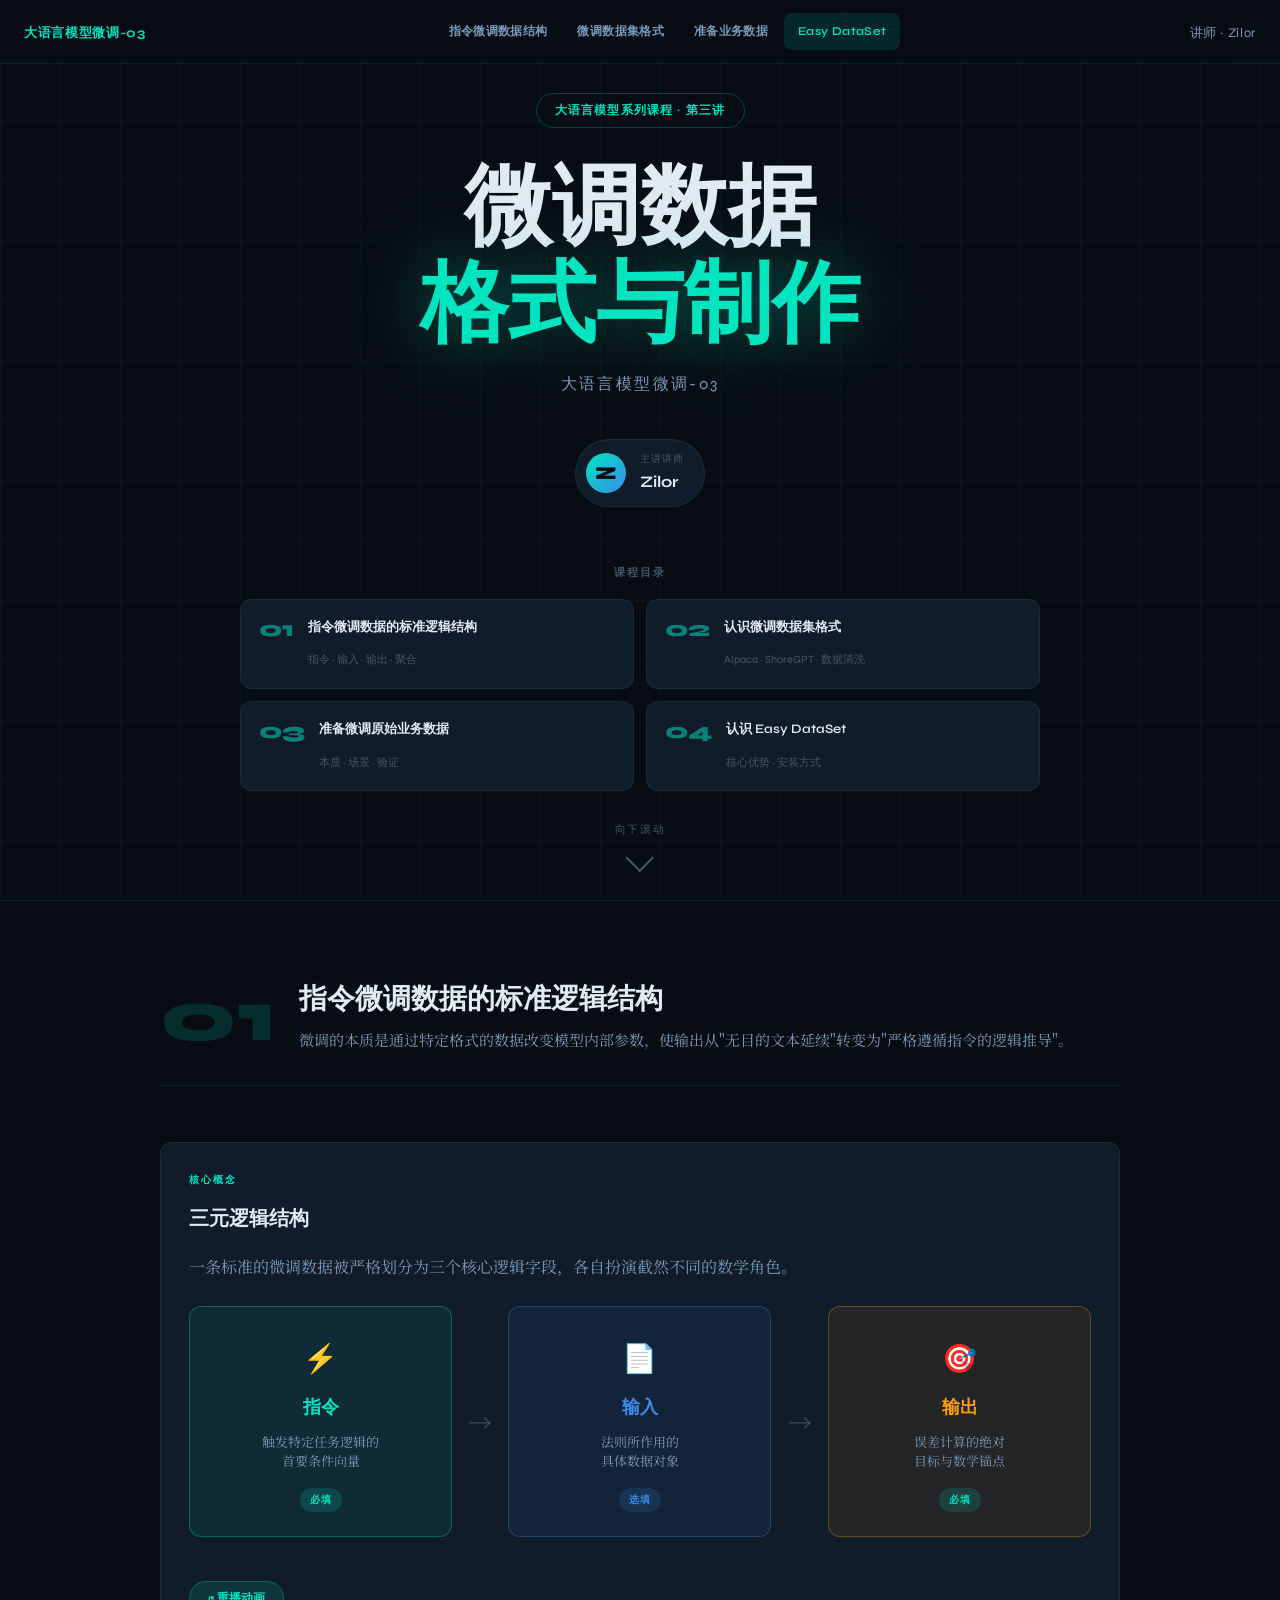
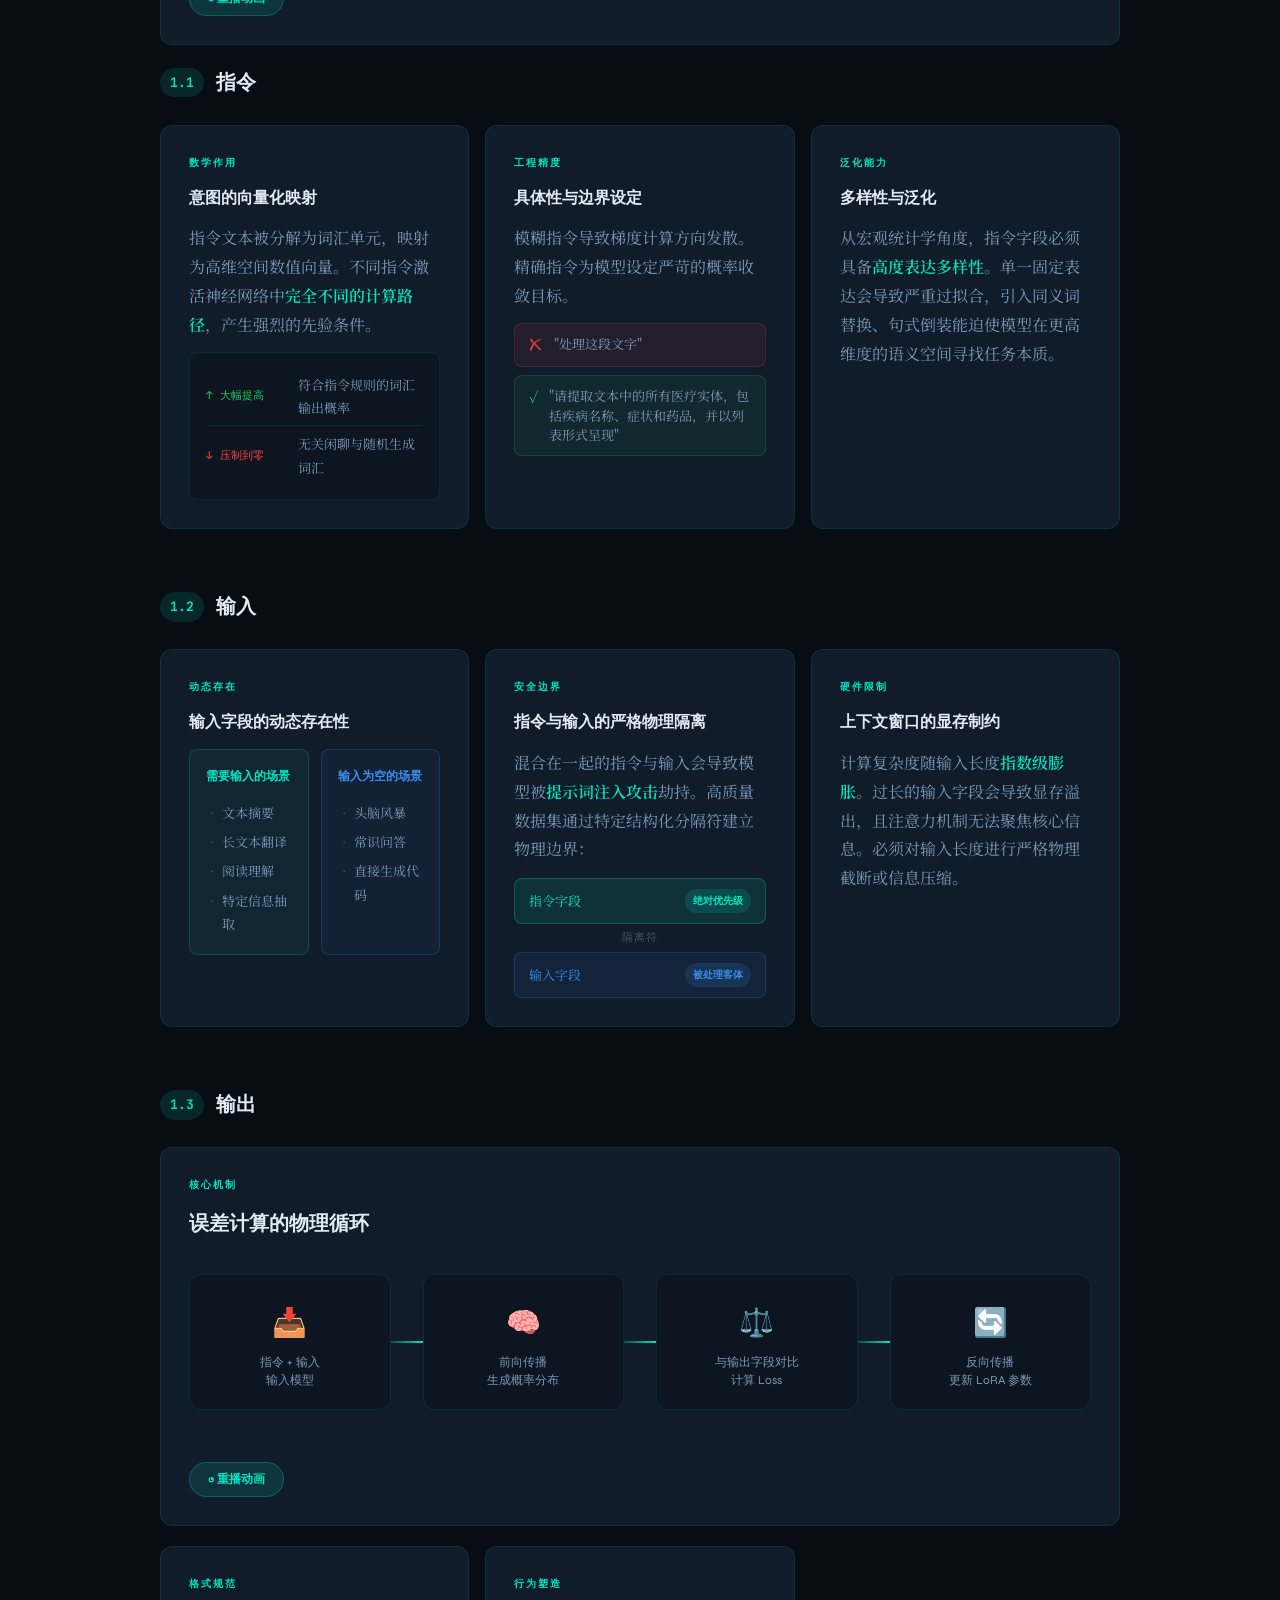
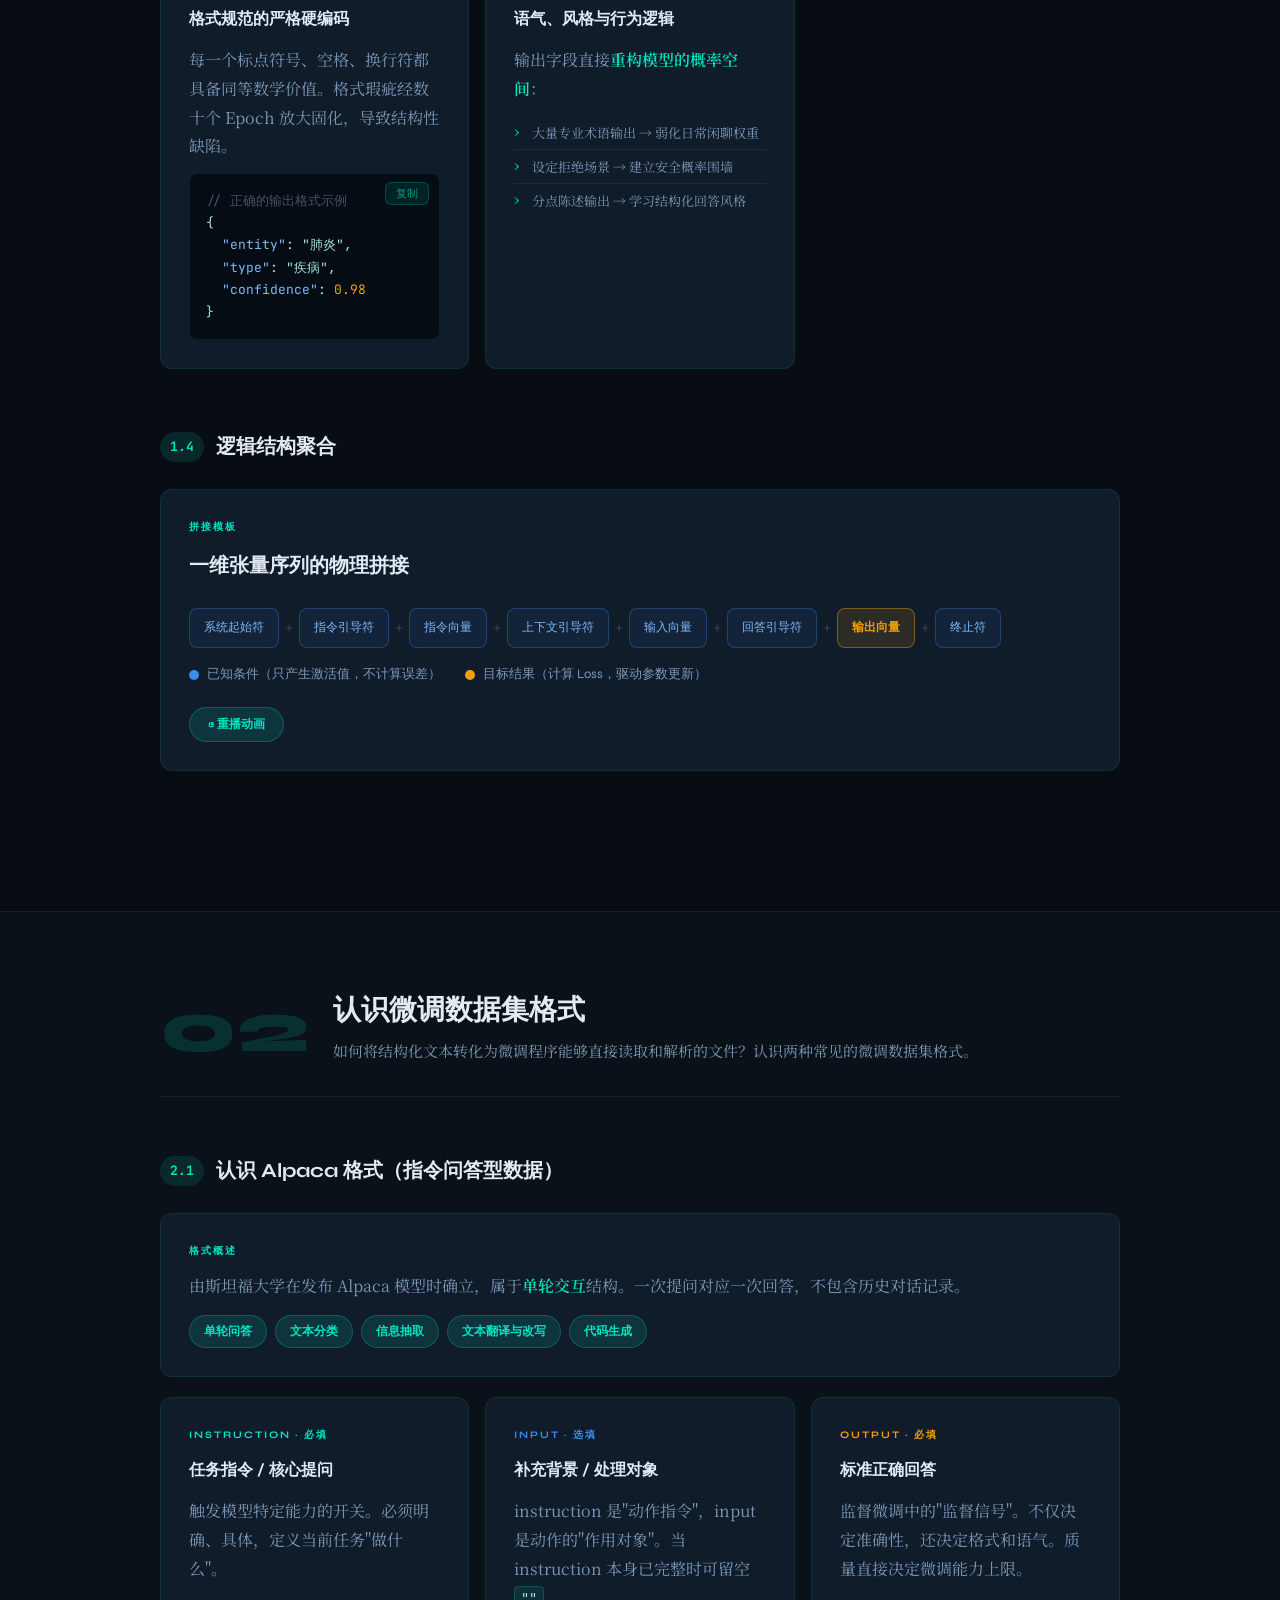
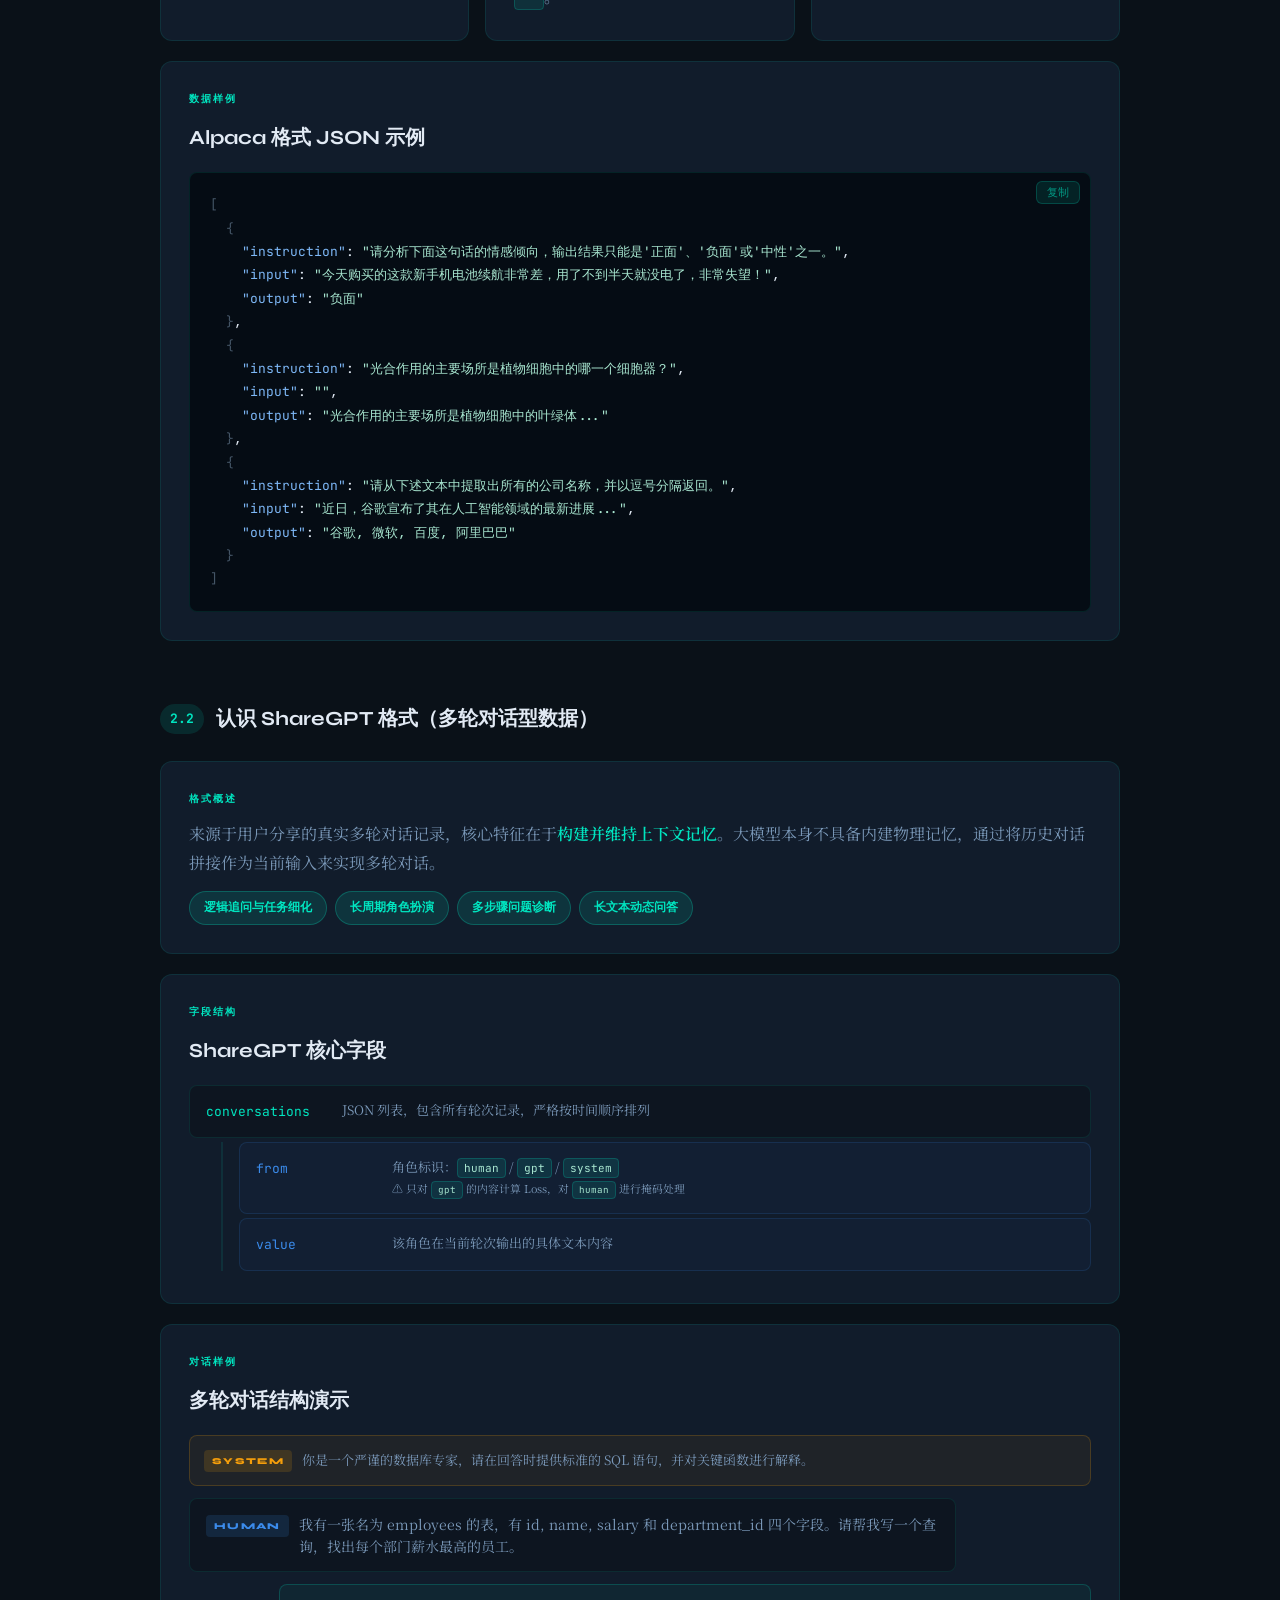
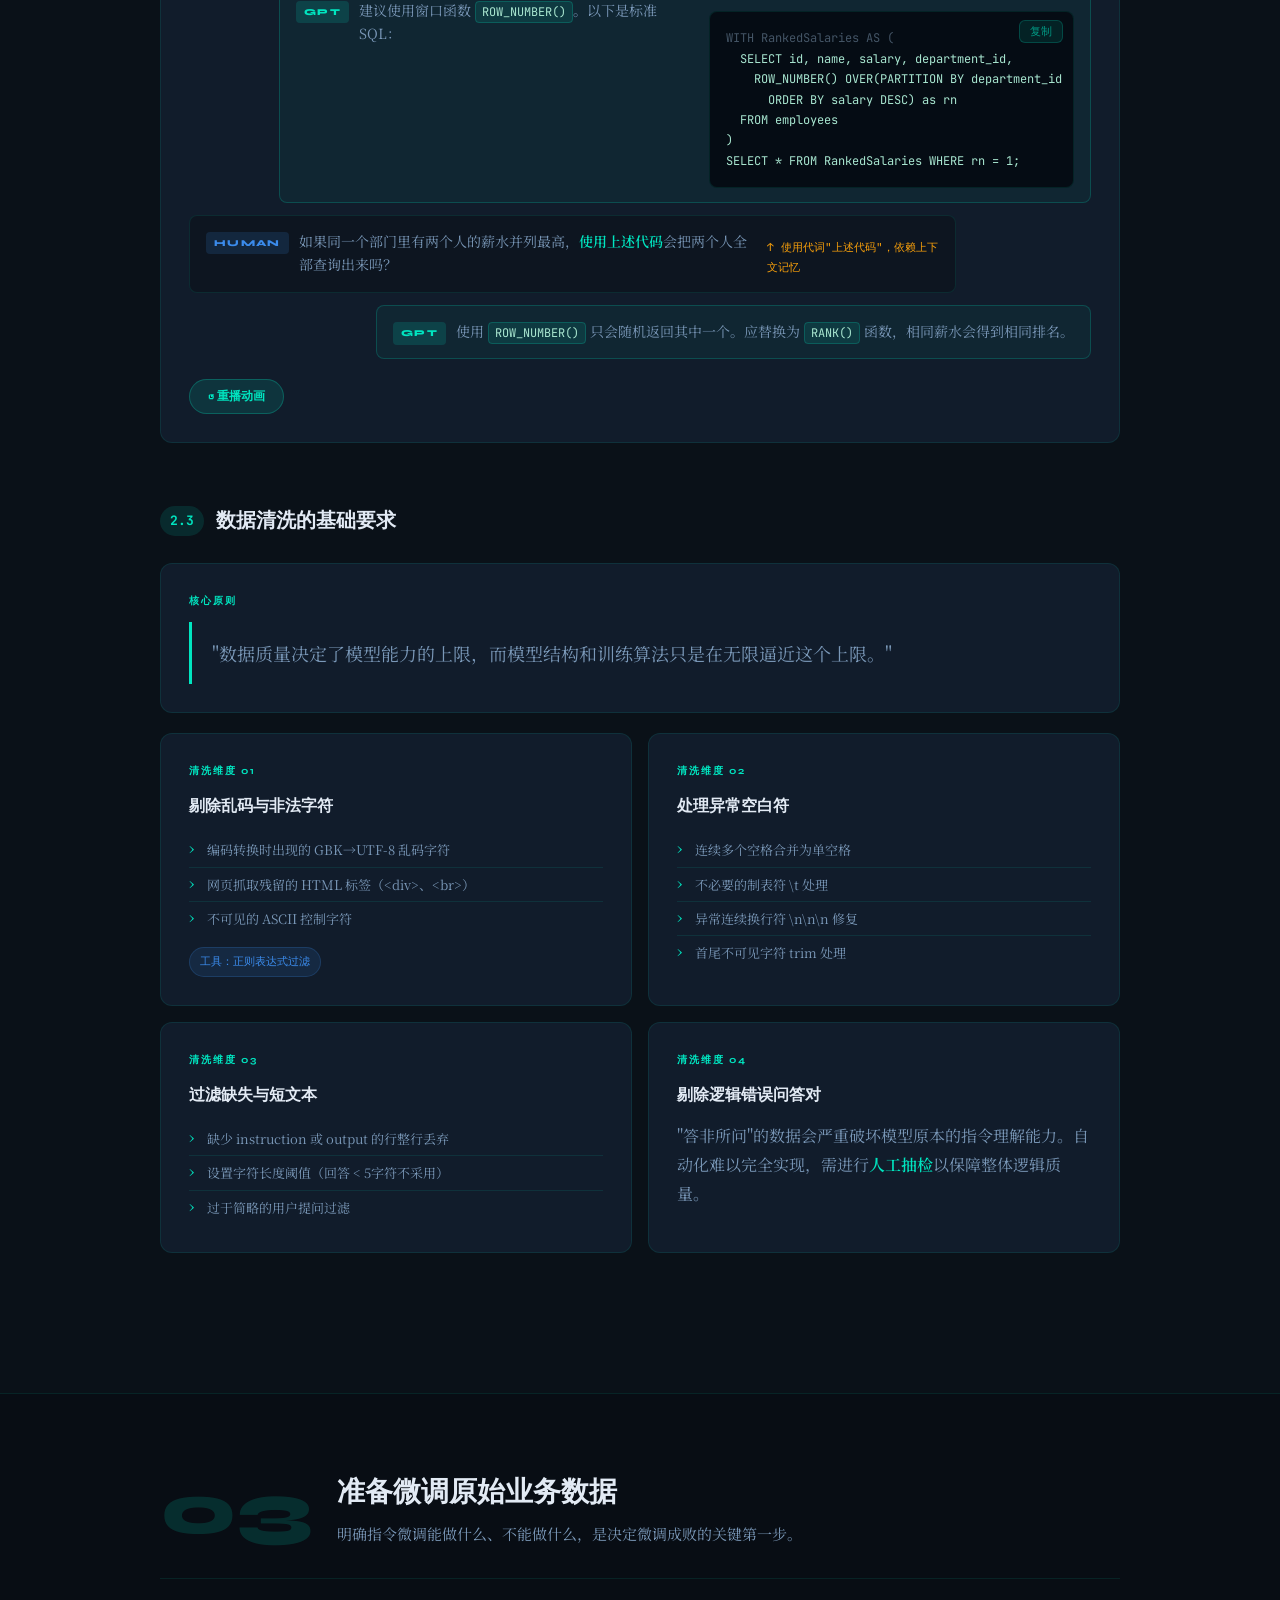
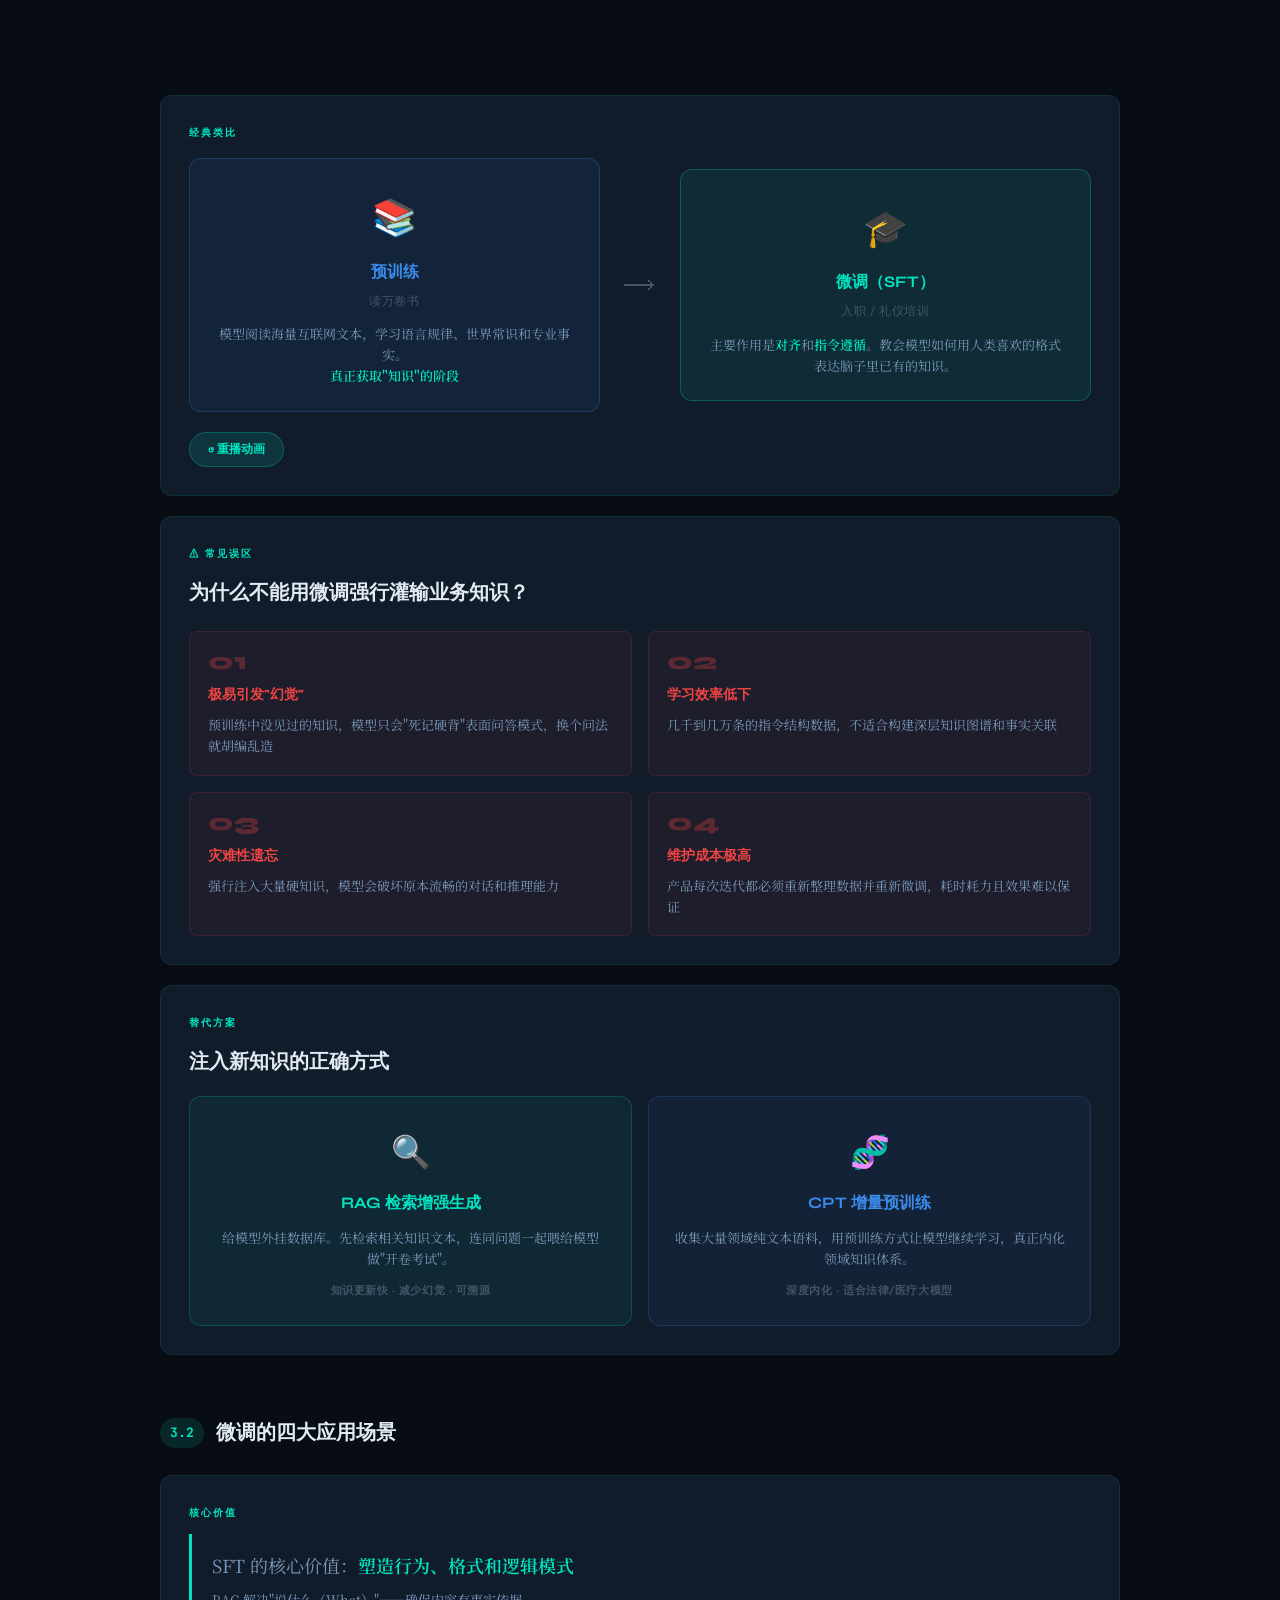
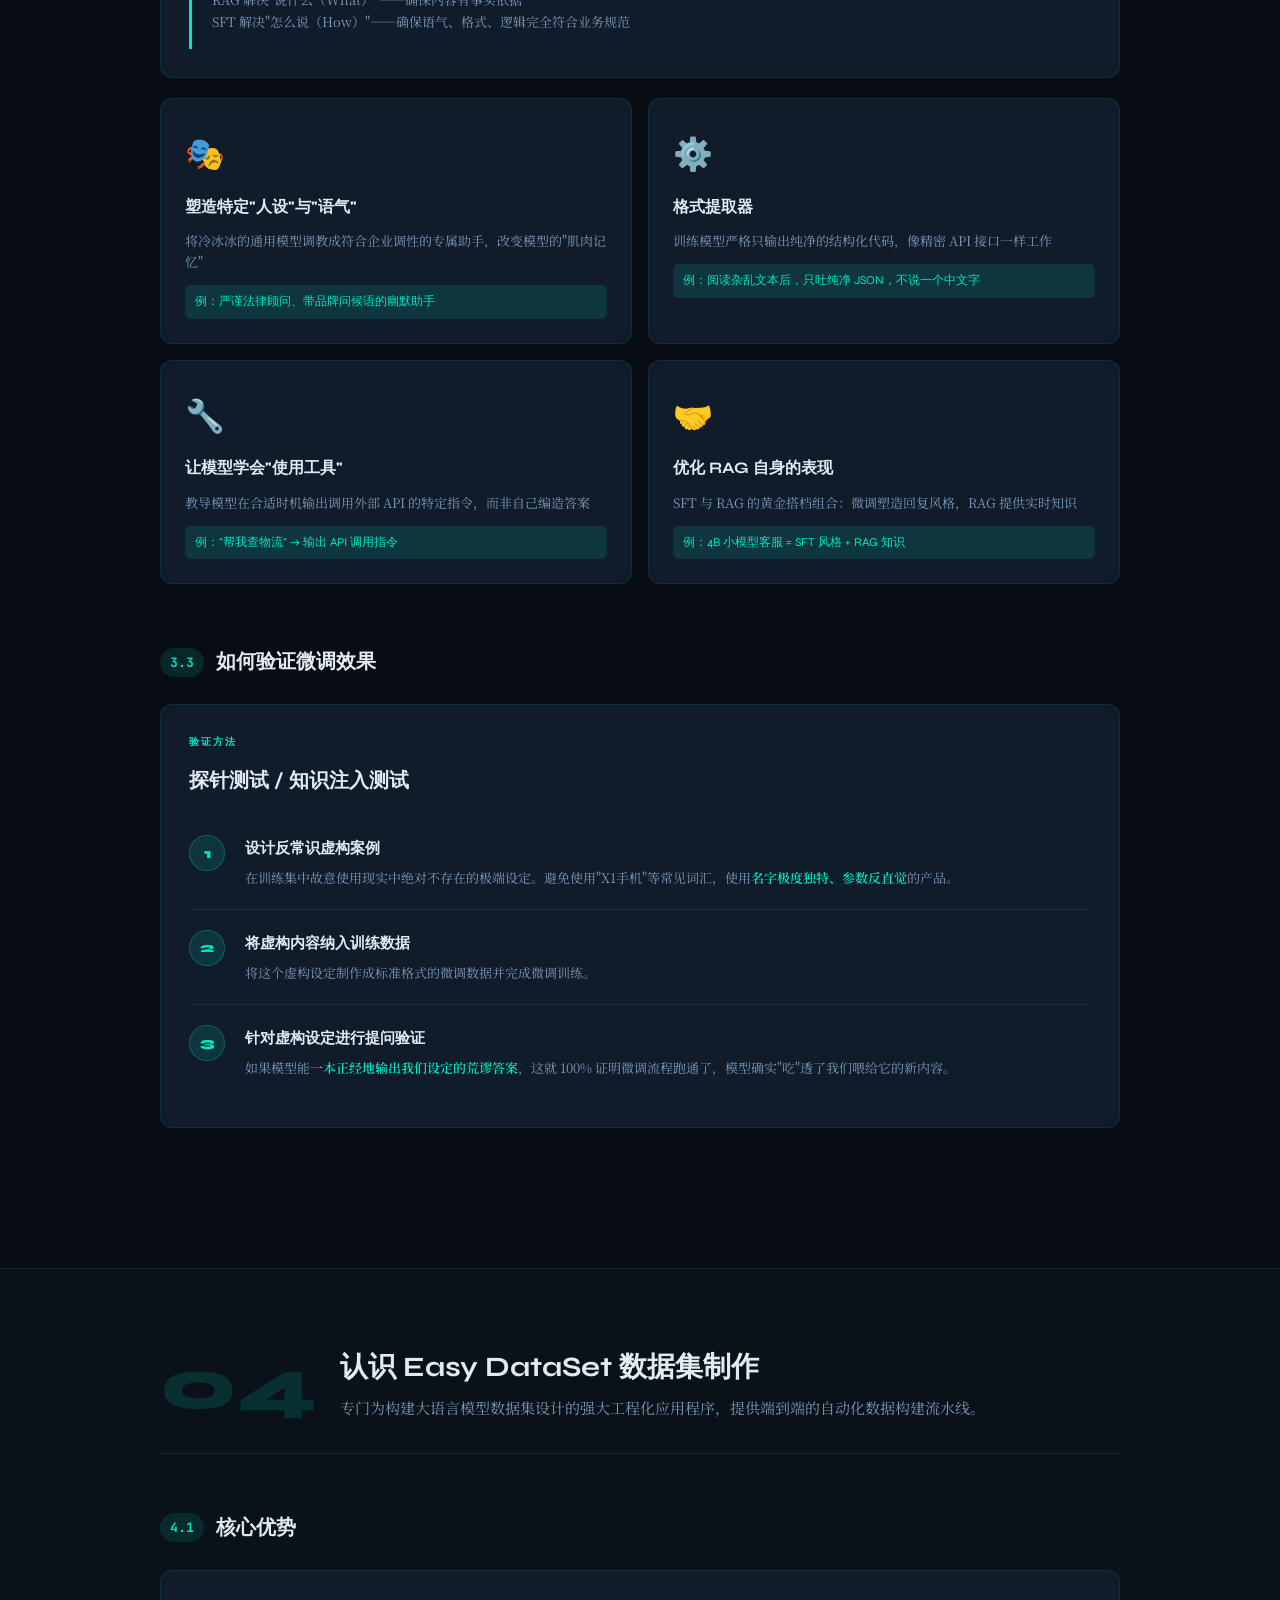
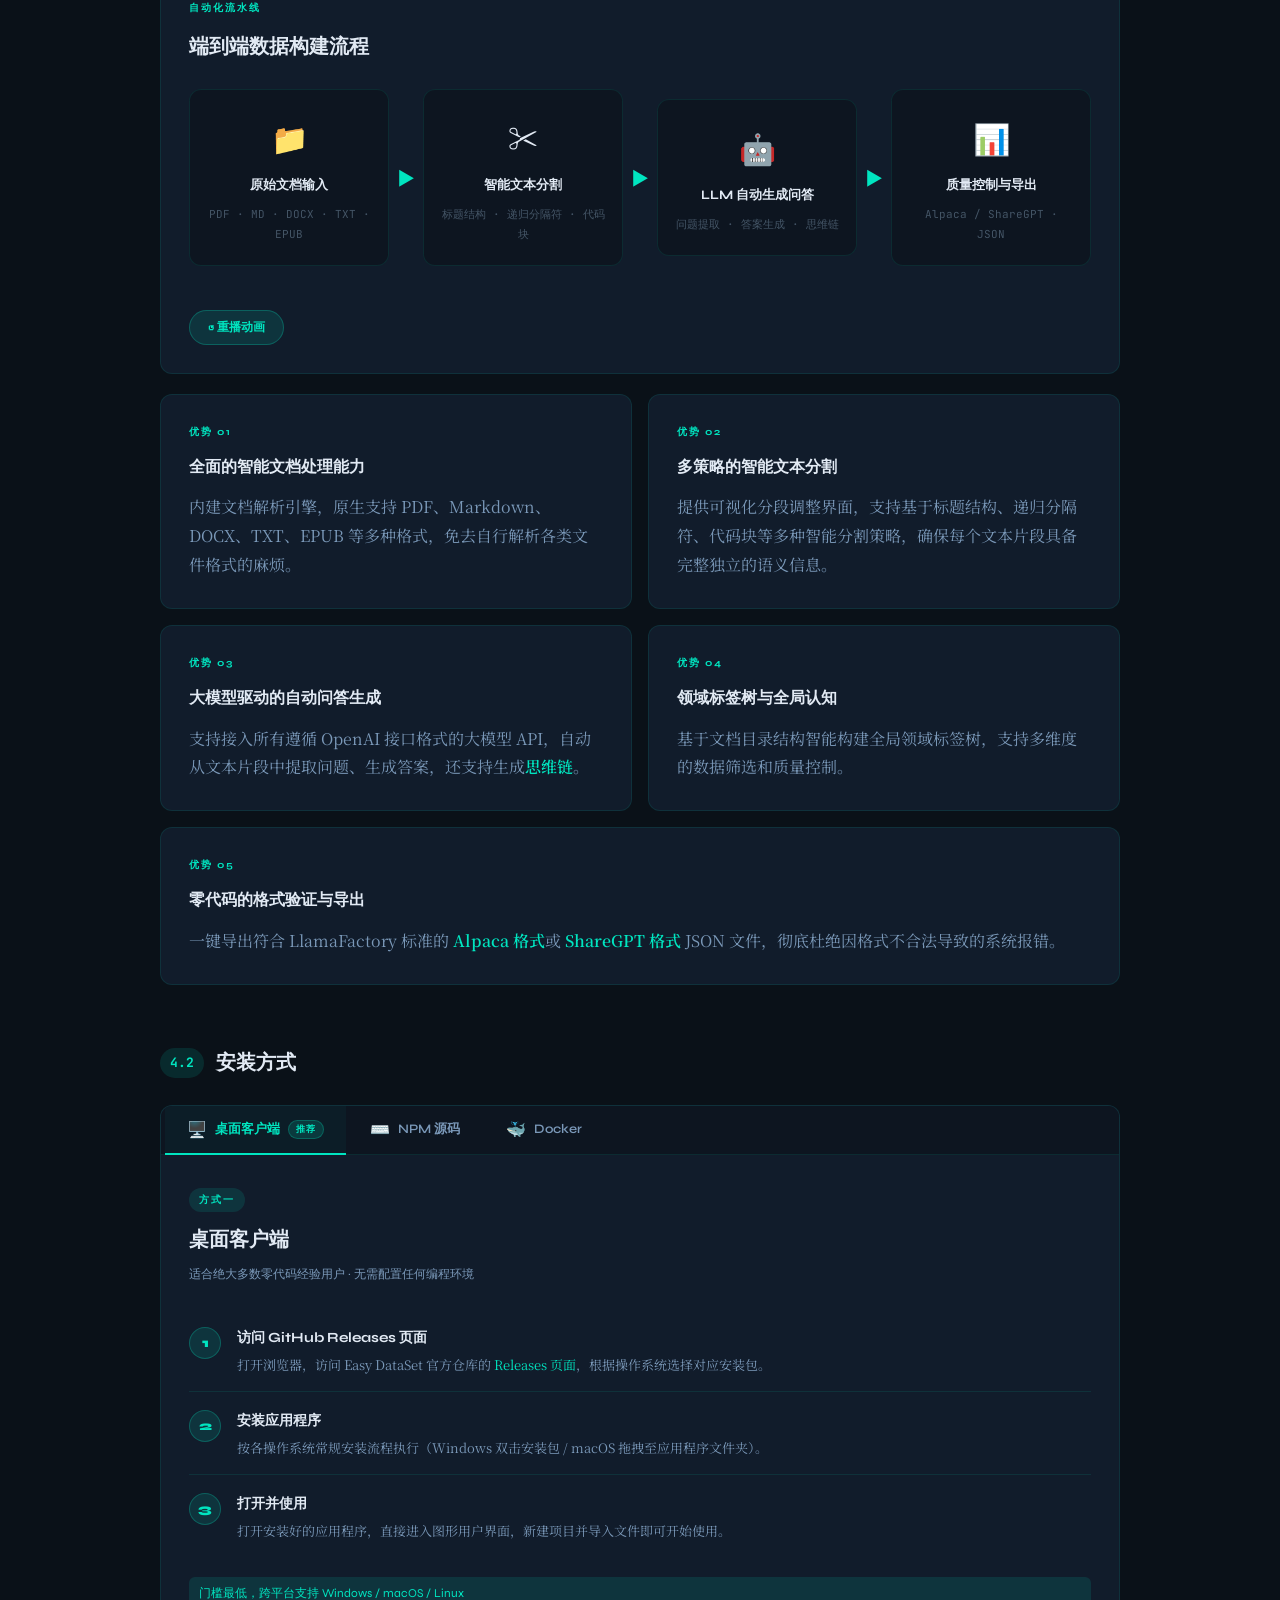
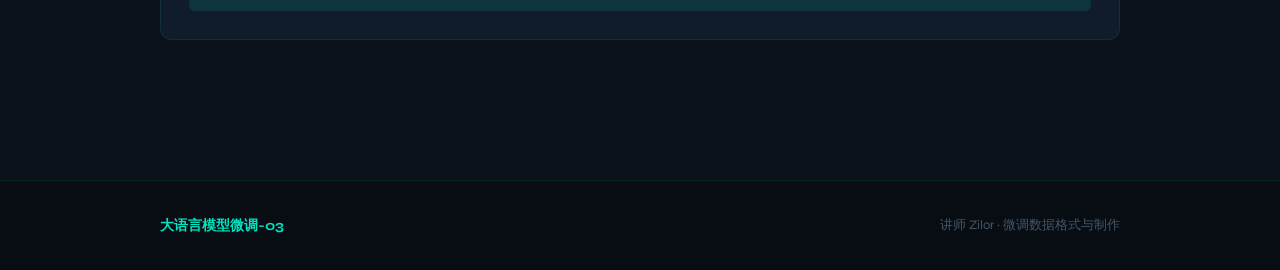
<file: 03/大语言模型微调-03.html>
<!DOCTYPE html>
<html lang="zh-CN">
<head>
  <meta charset="UTF-8">
  <meta name="viewport" content="width=device-width, initial-scale=1.0">
  <title>大语言模型微调-03 | Zilor</title>
  <link rel="preconnect" href="https://fonts.googleapis.com">
  <link rel="preconnect" href="https://fonts.gstatic.com" crossorigin>
  <link href="https://fonts.googleapis.com/css2?family=Syne:wght@400;600;700;800&family=Noto+Serif+SC:wght@300;400;600&family=JetBrains+Mono:wght@400;600&display=swap" rel="stylesheet">
  <link rel="stylesheet" href="assets/style.css">
</head>
<body>

  <!-- ========== TOP NAVBAR ========== -->
  <nav class="navbar" id="navbar">
    <div class="navbar-left">
      <span class="nav-course-title">大语言模型微调-03</span>
    </div>
    <div class="navbar-center">
      <ul class="nav-menu" id="navMenu">
        <li class="nav-item has-submenu">
          <a href="#section-1" class="nav-link">指令微调数据结构</a>
          <ul class="submenu">
            <li><a href="#s1-instruction" class="submenu-link">指令</a></li>
            <li><a href="#s1-input" class="submenu-link">输入</a></li>
            <li><a href="#s1-output" class="submenu-link">输出</a></li>
            <li><a href="#s1-aggregate" class="submenu-link">逻辑结构聚合</a></li>
          </ul>
        </li>
        <li class="nav-item has-submenu">
          <a href="#section-2" class="nav-link">微调数据集格式</a>
          <ul class="submenu">
            <li><a href="#s2-alpaca" class="submenu-link">Alpaca 格式</a></li>
            <li><a href="#s2-sharegpt" class="submenu-link">ShareGPT 格式</a></li>
            <li><a href="#s2-cleaning" class="submenu-link">数据清洗</a></li>
          </ul>
        </li>
        <li class="nav-item has-submenu">
          <a href="#section-3" class="nav-link">准备业务数据</a>
          <ul class="submenu">
            <li><a href="#s3-essence" class="submenu-link">微调的本质</a></li>
            <li><a href="#s3-scenarios" class="submenu-link">四大应用场景</a></li>
            <li><a href="#s3-validation" class="submenu-link">验证微调效果</a></li>
          </ul>
        </li>
        <li class="nav-item has-submenu">
          <a href="#section-4" class="nav-link">Easy DataSet</a>
          <ul class="submenu">
            <li><a href="#s4-advantages" class="submenu-link">核心优势</a></li>
            <li><a href="#s4-install" class="submenu-link">安装方式</a></li>
          </ul>
        </li>
      </ul>
    </div>
    <div class="navbar-right">
      <span class="nav-instructor">讲师 · Zilor</span>
    </div>
  </nav>

  <!-- ========== COVER ========== -->
  <section class="cover" id="cover">
    <canvas id="particleCanvas"></canvas>
    <div class="cover-grid-overlay"></div>
    <div class="cover-content">
      <div class="cover-badge">大语言模型系列课程 · 第三讲</div>
      <h1 class="cover-title">
        <span class="cover-title-line">微调数据</span>
        <span class="cover-title-line accent">格式与制作</span>
      </h1>
      <p class="cover-subtitle">大语言模型微调-03</p>
      <div class="cover-instructor">
        <div class="instructor-avatar">Z</div>
        <div class="instructor-info">
          <span class="instructor-label">主讲讲师</span>
          <span class="instructor-name">Zilor</span>
        </div>
      </div>

      <div class="cover-toc">
        <div class="toc-title">课程目录</div>
        <div class="toc-grid">
          <div class="toc-item" data-href="#section-1">
            <span class="toc-num">01</span>
            <div class="toc-text">
              <strong>指令微调数据的标准逻辑结构</strong>
              <small>指令 · 输入 · 输出 · 聚合</small>
            </div>
          </div>
          <div class="toc-item" data-href="#section-2">
            <span class="toc-num">02</span>
            <div class="toc-text">
              <strong>认识微调数据集格式</strong>
              <small>Alpaca · ShareGPT · 数据清洗</small>
            </div>
          </div>
          <div class="toc-item" data-href="#section-3">
            <span class="toc-num">03</span>
            <div class="toc-text">
              <strong>准备微调原始业务数据</strong>
              <small>本质 · 场景 · 验证</small>
            </div>
          </div>
          <div class="toc-item" data-href="#section-4">
            <span class="toc-num">04</span>
            <div class="toc-text">
              <strong>认识 Easy DataSet</strong>
              <small>核心优势 · 安装方式</small>
            </div>
          </div>
        </div>
      </div>
    </div>
    <div class="cover-scroll-hint">
      <span>向下滚动</span>
      <div class="scroll-arrow"></div>
    </div>
  </section>

  <!-- ========== SECTION 1: 指令微调数据的标准逻辑结构 ========== -->
  <section class="chapter" id="section-1">
    <div class="chapter-inner">
      <div class="chapter-header reveal">
        <div class="chapter-num">01</div>
        <div>
          <h2 class="chapter-title">指令微调数据的标准逻辑结构</h2>
          <p class="chapter-desc">微调的本质是通过特定格式的数据改变模型内部参数，使输出从"无目的文本延续"转变为"严格遵循指令的逻辑推导"。</p>
        </div>
      </div>

      <!-- 三字段概览动画 -->
      <div class="card reveal" id="s1-overview">
        <div class="card-label">核心概念</div>
        <h3 class="card-title">三元逻辑结构</h3>
        <p class="card-desc">一条标准的微调数据被严格划分为三个核心逻辑字段，各自扮演截然不同的数学角色。</p>
        <div class="three-field-diagram" id="threeFieldDiagram">
          <div class="field-block field-instruction" id="fieldInstruction">
            <div class="field-icon">⚡</div>
            <div class="field-name">指令</div>
            <div class="field-desc">触发特定任务逻辑的<br>首要条件向量</div>
            <div class="field-tag">必填</div>
          </div>
          <div class="field-arrow" id="arrow1">→</div>
          <div class="field-block field-input" id="fieldInput">
            <div class="field-icon">📄</div>
            <div class="field-name">输入</div>
            <div class="field-desc">法则所作用的<br>具体数据对象</div>
            <div class="field-tag field-tag-optional">选填</div>
          </div>
          <div class="field-arrow" id="arrow2">→</div>
          <div class="field-block field-output" id="fieldOutput">
            <div class="field-icon">🎯</div>
            <div class="field-name">输出</div>
            <div class="field-desc">误差计算的绝对<br>目标与数学锚点</div>
            <div class="field-tag">必填</div>
          </div>
        </div>
        <button class="replay-btn" data-target="threeFieldDiagram">↺ 重播动画</button>
      </div>

      <!-- 指令 -->
      <div class="subsection" id="s1-instruction">
        <h3 class="subsection-title reveal"><span class="subsection-num">1.1</span>指令</h3>
        <div class="card-grid">
          <div class="card reveal">
            <div class="card-label">数学作用</div>
            <h4 class="card-subtitle">意图的向量化映射</h4>
            <p>指令文本被分解为词汇单元，映射为高维空间数值向量。不同指令激活神经网络中<strong>完全不同的计算路径</strong>，产生强烈的先验条件。</p>
            <div class="highlight-box">
              <div class="highlight-row">
                <span class="highlight-label">↑ 大幅提高</span>
                <span>符合指令规则的词汇输出概率</span>
              </div>
              <div class="highlight-row danger">
                <span class="highlight-label">↓ 压制到零</span>
                <span>无关闲聊与随机生成词汇</span>
              </div>
            </div>
          </div>
          <div class="card reveal">
            <div class="card-label">工程精度</div>
            <h4 class="card-subtitle">具体性与边界设定</h4>
            <p>模糊指令导致梯度计算方向发散。精确指令为模型设定严苛的概率收敛目标。</p>
            <div class="comparison-box">
              <div class="compare-bad">
                <span class="compare-icon">✗</span>
                <span>"处理这段文字"</span>
              </div>
              <div class="compare-good">
                <span class="compare-icon">✓</span>
                <span>"请提取文本中的所有医疗实体，包括疾病名称、症状和药品，并以列表形式呈现"</span>
              </div>
            </div>
          </div>
          <div class="card reveal">
            <div class="card-label">泛化能力</div>
            <h4 class="card-subtitle">多样性与泛化</h4>
            <p>从宏观统计学角度，指令字段必须具备<strong>高度表达多样性</strong>。单一固定表达会导致严重过拟合，引入同义词替换、句式倒装能迫使模型在更高维度的语义空间寻找任务本质。</p>
          </div>
        </div>
      </div>

      <!-- 输入 -->
      <div class="subsection" id="s1-input">
        <h3 class="subsection-title reveal"><span class="subsection-num">1.2</span>输入</h3>
        <div class="card-grid">
          <div class="card reveal">
            <div class="card-label">动态存在</div>
            <h4 class="card-subtitle">输入字段的动态存在性</h4>
            <div class="input-states">
              <div class="state-block state-required">
                <div class="state-title">需要输入的场景</div>
                <ul class="state-list">
                  <li>文本摘要</li>
                  <li>长文本翻译</li>
                  <li>阅读理解</li>
                  <li>特定信息抽取</li>
                </ul>
              </div>
              <div class="state-block state-empty">
                <div class="state-title">输入为空的场景</div>
                <ul class="state-list">
                  <li>头脑风暴</li>
                  <li>常识问答</li>
                  <li>直接生成代码</li>
                </ul>
              </div>
            </div>
          </div>
          <div class="card reveal">
            <div class="card-label">安全边界</div>
            <h4 class="card-subtitle">指令与输入的严格物理隔离</h4>
            <p>混合在一起的指令与输入会导致模型被<strong>提示词注入攻击</strong>劫持。高质量数据集通过特定结构化分隔符建立物理边界：</p>
            <div class="priority-diagram">
              <div class="priority-block priority-high">
                <span>指令字段</span>
                <span class="priority-badge">绝对优先级</span>
              </div>
              <div class="priority-separator">隔离符</div>
              <div class="priority-block priority-low">
                <span>输入字段</span>
                <span class="priority-badge secondary">被处理客体</span>
              </div>
            </div>
          </div>
          <div class="card reveal">
            <div class="card-label">硬件限制</div>
            <h4 class="card-subtitle">上下文窗口的显存制约</h4>
            <p>计算复杂度随输入长度<strong>指数级膨胀</strong>。过长的输入字段会导致显存溢出，且注意力机制无法聚焦核心信息。必须对输入长度进行严格物理截断或信息压缩。</p>
          </div>
        </div>
      </div>

      <!-- 输出 -->
      <div class="subsection" id="s1-output">
        <h3 class="subsection-title reveal"><span class="subsection-num">1.3</span>输出</h3>

        <!-- 训练循环动画 -->
        <div class="card reveal">
          <div class="card-label">核心机制</div>
          <h3 class="card-title">误差计算的物理循环</h3>
          <div class="training-loop" id="trainingLoop">
            <div class="loop-step" id="loop1">
              <div class="loop-icon">📥</div>
              <div class="loop-text">指令 + 输入<br>输入模型</div>
            </div>
            <div class="loop-connector"></div>
            <div class="loop-step" id="loop2">
              <div class="loop-icon">🧠</div>
              <div class="loop-text">前向传播<br>生成概率分布</div>
            </div>
            <div class="loop-connector"></div>
            <div class="loop-step" id="loop3">
              <div class="loop-icon">⚖️</div>
              <div class="loop-text">与输出字段对比<br>计算 Loss</div>
            </div>
            <div class="loop-connector"></div>
            <div class="loop-step" id="loop4">
              <div class="loop-icon">🔄</div>
              <div class="loop-text">反向传播<br>更新 LoRA 参数</div>
            </div>
          </div>
          <button class="replay-btn" data-target="trainingLoop">↺ 重播动画</button>
        </div>

        <div class="card-grid">
          <div class="card reveal">
            <div class="card-label">格式规范</div>
            <h4 class="card-subtitle">格式规范的严格硬编码</h4>
            <p>每一个标点符号、空格、换行符都具备同等数学价值。格式瑕疵经数十个 Epoch 放大固化，导致结构性缺陷。</p>
            <div class="code-block">
              <pre><span class="code-comment">// 正确的输出格式示例</span>
{
  <span class="code-key">"entity"</span>: <span class="code-str">"肺炎"</span>,
  <span class="code-key">"type"</span>: <span class="code-str">"疾病"</span>,
  <span class="code-key">"confidence"</span>: <span class="code-num">0.98</span>
}</pre>
            </div>
          </div>
          <div class="card reveal">
            <div class="card-label">行为塑造</div>
            <h4 class="card-subtitle">语气、风格与行为逻辑</h4>
            <p>输出字段直接<strong>重构模型的概率空间</strong>：</p>
            <ul class="feature-list">
              <li>大量专业术语输出 → 弱化日常闲聊权重</li>
              <li>设定拒绝场景 → 建立安全概率围墙</li>
              <li>分点陈述输出 → 学习结构化回答风格</li>
            </ul>
          </div>
        </div>
      </div>

      <!-- 逻辑结构聚合 -->
      <div class="subsection" id="s1-aggregate">
        <h3 class="subsection-title reveal"><span class="subsection-num">1.4</span>逻辑结构聚合</h3>
        <div class="card reveal">
          <div class="card-label">拼接模板</div>
          <h3 class="card-title">一维张量序列的物理拼接</h3>
          <div class="tensor-sequence" id="tensorSequence">
            <div class="tensor-block tensor-sys">系统起始符</div>
            <div class="tensor-plus">+</div>
            <div class="tensor-block tensor-inst-guide">指令引导符</div>
            <div class="tensor-plus">+</div>
            <div class="tensor-block tensor-inst">指令向量</div>
            <div class="tensor-plus">+</div>
            <div class="tensor-block tensor-ctx">上下文引导符</div>
            <div class="tensor-plus">+</div>
            <div class="tensor-block tensor-input">输入向量</div>
            <div class="tensor-plus">+</div>
            <div class="tensor-block tensor-ans">回答引导符</div>
            <div class="tensor-plus">+</div>
            <div class="tensor-block tensor-output">输出向量</div>
            <div class="tensor-plus">+</div>
            <div class="tensor-block tensor-end">终止符</div>
          </div>
          <div class="tensor-legend">
            <div class="legend-item"><span class="legend-dot dot-cond"></span>已知条件（只产生激活值，不计算误差）</div>
            <div class="legend-item"><span class="legend-dot dot-target"></span>目标结果（计算 Loss，驱动参数更新）</div>
          </div>
          <button class="replay-btn" data-target="tensorSequence">↺ 重播动画</button>
        </div>
      </div>
    </div>
  </section>

  <!-- ========== SECTION 2: 认识微调数据集格式 ========== -->
  <section class="chapter chapter-alt" id="section-2">
    <div class="chapter-inner">
      <div class="chapter-header reveal">
        <div class="chapter-num">02</div>
        <div>
          <h2 class="chapter-title">认识微调数据集格式</h2>
          <p class="chapter-desc">如何将结构化文本转化为微调程序能够直接读取和解析的文件？认识两种常见的微调数据集格式。</p>
        </div>
      </div>

      <!-- Alpaca -->
      <div class="subsection" id="s2-alpaca">
        <h3 class="subsection-title reveal"><span class="subsection-num">2.1</span>认识 Alpaca 格式（指令问答型数据）</h3>
        <div class="card reveal">
          <div class="card-label">格式概述</div>
          <p>由斯坦福大学在发布 Alpaca 模型时确立，属于<strong>单轮交互</strong>结构。一次提问对应一次回答，不包含历史对话记录。</p>
          <div class="scenario-tags">
            <span class="tag">单轮问答</span>
            <span class="tag">文本分类</span>
            <span class="tag">信息抽取</span>
            <span class="tag">文本翻译与改写</span>
            <span class="tag">代码生成</span>
          </div>
        </div>

        <div class="card-grid">
          <div class="card reveal">
            <div class="card-label field-badge-instruction">instruction · 必填</div>
            <h4 class="card-subtitle">任务指令 / 核心提问</h4>
            <p>触发模型特定能力的开关。必须明确、具体，定义当前任务"做什么"。</p>
          </div>
          <div class="card reveal">
            <div class="card-label field-badge-input">input · 选填</div>
            <h4 class="card-subtitle">补充背景 / 处理对象</h4>
            <p>instruction 是"动作指令"，input 是动作的"作用对象"。当 instruction 本身已完整时可留空 <code>""</code>。</p>
          </div>
          <div class="card reveal">
            <div class="card-label field-badge-output">output · 必填</div>
            <h4 class="card-subtitle">标准正确回答</h4>
            <p>监督微调中的"监督信号"。不仅决定准确性，还决定格式和语气。质量直接决定微调能力上限。</p>
          </div>
        </div>

        <div class="card reveal" id="alpacaDemo">
          <div class="card-label">数据样例</div>
          <h3 class="card-title">Alpaca 格式 JSON 示例</h3>
          <div class="json-viewer" id="alpacaJson">
<pre class="json-code"><span class="json-bracket">[</span>
  <span class="json-bracket">{</span>
    <span class="json-key">"instruction"</span>: <span class="json-str">"请分析下面这句话的情感倾向，输出结果只能是'正面'、'负面'或'中性'之一。"</span>,
    <span class="json-key">"input"</span>: <span class="json-str">"今天购买的这款新手机电池续航非常差，用了不到半天就没电了，非常失望！"</span>,
    <span class="json-key">"output"</span>: <span class="json-str">"负面"</span>
  <span class="json-bracket">}</span>,
  <span class="json-bracket">{</span>
    <span class="json-key">"instruction"</span>: <span class="json-str">"光合作用的主要场所是植物细胞中的哪一个细胞器？"</span>,
    <span class="json-key">"input"</span>: <span class="json-str">""</span>,
    <span class="json-key">"output"</span>: <span class="json-str">"光合作用的主要场所是植物细胞中的叶绿体..."</span>
  <span class="json-bracket">}</span>,
  <span class="json-bracket">{</span>
    <span class="json-key">"instruction"</span>: <span class="json-str">"请从下述文本中提取出所有的公司名称，并以逗号分隔返回。"</span>,
    <span class="json-key">"input"</span>: <span class="json-str">"近日，谷歌宣布了其在人工智能领域的最新进展..."</span>,
    <span class="json-key">"output"</span>: <span class="json-str">"谷歌, 微软, 百度, 阿里巴巴"</span>
  <span class="json-bracket">}</span>
<span class="json-bracket">]</span></pre>
          </div>
        </div>
      </div>

      <!-- ShareGPT -->
      <div class="subsection" id="s2-sharegpt">
        <h3 class="subsection-title reveal"><span class="subsection-num">2.2</span>认识 ShareGPT 格式（多轮对话型数据）</h3>
        <div class="card reveal">
          <div class="card-label">格式概述</div>
          <p>来源于用户分享的真实多轮对话记录，核心特征在于<strong>构建并维持上下文记忆</strong>。大模型本身不具备内建物理记忆，通过将历史对话拼接作为当前输入来实现多轮对话。</p>
          <div class="scenario-tags">
            <span class="tag">逻辑追问与任务细化</span>
            <span class="tag">长周期角色扮演</span>
            <span class="tag">多步骤问题诊断</span>
            <span class="tag">长文本动态问答</span>
          </div>
        </div>

        <div class="card reveal">
          <div class="card-label">字段结构</div>
          <h3 class="card-title">ShareGPT 核心字段</h3>
          <div class="sharegpt-fields">
            <div class="sgpt-field">
              <div class="sgpt-field-name">conversations</div>
              <div class="sgpt-field-desc">JSON 列表，包含所有轮次记录，严格按时间顺序排列</div>
            </div>
            <div class="sgpt-field-children">
              <div class="sgpt-field sub">
                <div class="sgpt-field-name">from</div>
                <div class="sgpt-field-desc">
                  角色标识：<code>human</code> / <code>gpt</code> / <code>system</code><br>
                  <small>⚠ 只对 <code>gpt</code> 的内容计算 Loss，对 <code>human</code> 进行掩码处理</small>
                </div>
              </div>
              <div class="sgpt-field sub">
                <div class="sgpt-field-name">value</div>
                <div class="sgpt-field-desc">该角色在当前轮次输出的具体文本内容</div>
              </div>
            </div>
          </div>
        </div>

        <!-- 多轮对话动画 -->
        <div class="card reveal" id="sharegptDemo">
          <div class="card-label">对话样例</div>
          <h3 class="card-title">多轮对话结构演示</h3>
          <div class="chat-demo" id="chatDemo">
            <div class="chat-system">
              <span class="role-badge role-system">SYSTEM</span>
              <span>你是一个严谨的数据库专家，请在回答时提供标准的 SQL 语句，并对关键函数进行解释。</span>
            </div>
            <div class="chat-bubble human" id="chat1">
              <span class="role-badge role-human">HUMAN</span>
              <p>我有一张名为 employees 的表，有 id, name, salary 和 department_id 四个字段。请帮我写一个查询，找出每个部门薪水最高的员工。</p>
            </div>
            <div class="chat-bubble gpt" id="chat2">
              <span class="role-badge role-gpt">GPT</span>
              <p>建议使用窗口函数 <code>ROW_NUMBER()</code>。以下是标准 SQL：</p>
              <div class="code-block small">
<pre><span class="code-comment">WITH RankedSalaries AS (</span>
  SELECT id, name, salary, department_id,
    ROW_NUMBER() OVER(PARTITION BY department_id
      ORDER BY salary DESC) as rn
  FROM employees
)
SELECT * FROM RankedSalaries WHERE rn = 1;</pre>
              </div>
            </div>
            <div class="chat-bubble human" id="chat3">
              <span class="role-badge role-human">HUMAN</span>
              <p>如果同一个部门里有两个人的薪水并列最高，<strong>使用上述代码</strong>会把两个人全部查询出来吗？</p>
              <div class="context-highlight">↑ 使用代词"上述代码"，依赖上下文记忆</div>
            </div>
            <div class="chat-bubble gpt" id="chat4">
              <span class="role-badge role-gpt">GPT</span>
              <p>使用 <code>ROW_NUMBER()</code> 只会随机返回其中一个。应替换为 <code>RANK()</code> 函数，相同薪水会得到相同排名。</p>
            </div>
          </div>
          <button class="replay-btn" data-target="chatDemo">↺ 重播动画</button>
        </div>
      </div>

      <!-- 数据清洗 -->
      <div class="subsection" id="s2-cleaning">
        <h3 class="subsection-title reveal"><span class="subsection-num">2.3</span>数据清洗的基础要求</h3>
        <div class="card reveal">
          <div class="card-label">核心原则</div>
          <p class="quote-text">"数据质量决定了模型能力的上限，而模型结构和训练算法只是在无限逼近这个上限。"</p>
        </div>
        <div class="card-grid two-col">
          <div class="card reveal">
            <div class="card-label">清洗维度 01</div>
            <h4 class="card-subtitle">剔除乱码与非法字符</h4>
            <ul class="feature-list">
              <li>编码转换时出现的 GBK→UTF-8 乱码字符</li>
              <li>网页抓取残留的 HTML 标签（&lt;div&gt;、&lt;br&gt;）</li>
              <li>不可见的 ASCII 控制字符</li>
            </ul>
            <div class="tool-tag">工具：正则表达式过滤</div>
          </div>
          <div class="card reveal">
            <div class="card-label">清洗维度 02</div>
            <h4 class="card-subtitle">处理异常空白符</h4>
            <ul class="feature-list">
              <li>连续多个空格合并为单空格</li>
              <li>不必要的制表符 \t 处理</li>
              <li>异常连续换行符 \n\n\n 修复</li>
              <li>首尾不可见字符 trim 处理</li>
            </ul>
          </div>
          <div class="card reveal">
            <div class="card-label">清洗维度 03</div>
            <h4 class="card-subtitle">过滤缺失与短文本</h4>
            <ul class="feature-list">
              <li>缺少 instruction 或 output 的行整行丢弃</li>
              <li>设置字符长度阈值（回答 &lt; 5字符不采用）</li>
              <li>过于简略的用户提问过滤</li>
            </ul>
          </div>
          <div class="card reveal">
            <div class="card-label">清洗维度 04</div>
            <h4 class="card-subtitle">剔除逻辑错误问答对</h4>
            <p>"答非所问"的数据会严重破坏模型原本的指令理解能力。自动化难以完全实现，需进行<strong>人工抽检</strong>以保障整体逻辑质量。</p>
          </div>
        </div>
      </div>
    </div>
  </section>

  <!-- ========== SECTION 3: 准备微调原始业务数据 ========== -->
  <section class="chapter" id="section-3">
    <div class="chapter-inner">
      <div class="chapter-header reveal">
        <div class="chapter-num">03</div>
        <div>
          <h2 class="chapter-title">准备微调原始业务数据</h2>
          <p class="chapter-desc">明确指令微调能做什么、不能做什么，是决定微调成败的关键第一步。</p>
        </div>
      </div>

      <!-- 微调的本质 -->
      <div class="subsection" id="s3-essence">
        <h3 class="subsection-title reveal"><span class="subsection-num">3.1</span>微调的本质</h3>
        <div class="card reveal">
          <div class="card-label">经典类比</div>
          <div class="analogy-container" id="analogyAnim">
            <div class="analogy-block analogy-pretrain">
              <div class="analogy-icon">📚</div>
              <div class="analogy-title">预训练</div>
              <div class="analogy-sub">读万卷书</div>
              <div class="analogy-desc">模型阅读海量互联网文本，学习语言规律、世界常识和专业事实。<br><strong>真正获取"知识"的阶段</strong></div>
            </div>
            <div class="analogy-arrow">⟶</div>
            <div class="analogy-block analogy-finetune">
              <div class="analogy-icon">🎓</div>
              <div class="analogy-title">微调（SFT）</div>
              <div class="analogy-sub">入职 / 礼仪培训</div>
              <div class="analogy-desc">主要作用是<strong>对齐</strong>和<strong>指令遵循</strong>。教会模型如何用人类喜欢的格式表达脑子里已有的知识。</div>
            </div>
          </div>
          <button class="replay-btn" data-target="analogyAnim">↺ 重播动画</button>
        </div>

        <div class="card reveal">
          <div class="card-label">⚠ 常见误区</div>
          <h3 class="card-title">为什么不能用微调强行灌输业务知识？</h3>
          <div class="warning-grid">
            <div class="warning-item">
              <div class="warning-num">01</div>
              <h5>极易引发"幻觉"</h5>
              <p>预训练中没见过的知识，模型只会"死记硬背"表面问答模式，换个问法就胡编乱造</p>
            </div>
            <div class="warning-item">
              <div class="warning-num">02</div>
              <h5>学习效率低下</h5>
              <p>几千到几万条的指令结构数据，不适合构建深层知识图谱和事实关联</p>
            </div>
            <div class="warning-item">
              <div class="warning-num">03</div>
              <h5>灾难性遗忘</h5>
              <p>强行注入大量硬知识，模型会破坏原本流畅的对话和推理能力</p>
            </div>
            <div class="warning-item">
              <div class="warning-num">04</div>
              <h5>维护成本极高</h5>
              <p>产品每次迭代都必须重新整理数据并重新微调，耗时耗力且效果难以保证</p>
            </div>
          </div>
        </div>

        <div class="card reveal">
          <div class="card-label">替代方案</div>
          <h3 class="card-title">注入新知识的正确方式</h3>
          <div class="solution-grid">
            <div class="solution-block solution-rag">
              <div class="solution-icon">🔍</div>
              <div class="solution-title">RAG 检索增强生成</div>
              <p>给模型外挂数据库。先检索相关知识文本，连同问题一起喂给模型做"开卷考试"。</p>
              <div class="solution-pros">知识更新快 · 减少幻觉 · 可溯源</div>
            </div>
            <div class="solution-block solution-cpt">
              <div class="solution-icon">🧬</div>
              <div class="solution-title">CPT 增量预训练</div>
              <p>收集大量领域纯文本语料，用预训练方式让模型继续学习，真正内化领域知识体系。</p>
              <div class="solution-pros">深度内化 · 适合法律/医疗大模型</div>
            </div>
          </div>
        </div>
      </div>

      <!-- 四大应用场景 -->
      <div class="subsection" id="s3-scenarios">
        <h3 class="subsection-title reveal"><span class="subsection-num">3.2</span>微调的四大应用场景</h3>
        <div class="card reveal">
          <div class="card-label">核心价值</div>
          <p class="quote-text">SFT 的核心价值：<strong>塑造行为、格式和逻辑模式</strong><br>
          <small>RAG 解决"说什么（What）"——确保内容有事实依据<br>SFT 解决"怎么说（How）"——确保语气、格式、逻辑完全符合业务规范</small></p>
        </div>
        <div class="scenarios-grid" id="scenariosGrid">
          <div class="scenario-card reveal">
            <div class="scenario-icon">🎭</div>
            <h4>塑造特定"人设"与"语气"</h4>
            <p>将冷冰冰的通用模型调教成符合企业调性的专属助手，改变模型的"肌肉记忆"</p>
            <div class="scenario-example">例：严谨法律顾问、带品牌问候语的幽默助手</div>
          </div>
          <div class="scenario-card reveal">
            <div class="scenario-icon">⚙️</div>
            <h4>格式提取器</h4>
            <p>训练模型严格只输出纯净的结构化代码，像精密 API 接口一样工作</p>
            <div class="scenario-example">例：阅读杂乱文本后，只吐纯净 JSON，不说一个中文字</div>
          </div>
          <div class="scenario-card reveal">
            <div class="scenario-icon">🔧</div>
            <h4>让模型学会"使用工具"</h4>
            <p>教导模型在合适时机输出调用外部 API 的特定指令，而非自己编造答案</p>
            <div class="scenario-example">例："帮我查物流" → 输出 API 调用指令</div>
          </div>
          <div class="scenario-card reveal">
            <div class="scenario-icon">🤝</div>
            <h4>优化 RAG 自身的表现</h4>
            <p>SFT 与 RAG 的黄金搭档组合：微调塑造回复风格，RAG 提供实时知识</p>
            <div class="scenario-example">例：4B 小模型客服 = SFT 风格 + RAG 知识</div>
          </div>
        </div>
      </div>

      <!-- 验证微调效果 -->
      <div class="subsection" id="s3-validation">
        <h3 class="subsection-title reveal"><span class="subsection-num">3.3</span>如何验证微调效果</h3>
        <div class="card reveal">
          <div class="card-label">验证方法</div>
          <h3 class="card-title">探针测试 / 知识注入测试</h3>
          <div class="probe-steps">
            <div class="probe-step">
              <div class="probe-num">1</div>
              <div class="probe-content">
                <h5>设计反常识虚构案例</h5>
                <p>在训练集中故意使用现实中绝对不存在的极端设定。避免使用"X1手机"等常见词汇，使用<strong>名字极度独特、参数反直觉</strong>的产品。</p>
              </div>
            </div>
            <div class="probe-step">
              <div class="probe-num">2</div>
              <div class="probe-content">
                <h5>将虚构内容纳入训练数据</h5>
                <p>将这个虚构设定制作成标准格式的微调数据并完成微调训练。</p>
              </div>
            </div>
            <div class="probe-step">
              <div class="probe-num">3</div>
              <div class="probe-content">
                <h5>针对虚构设定进行提问验证</h5>
                <p>如果模型能<strong>一本正经地输出我们设定的荒谬答案</strong>，这就 100% 证明微调流程跑通了，模型确实"吃"透了我们喂给它的新内容。</p>
              </div>
            </div>
          </div>
        </div>
      </div>
    </div>
  </section>

  <!-- ========== SECTION 4: Easy DataSet ========== -->
  <section class="chapter chapter-alt" id="section-4">
    <div class="chapter-inner">
      <div class="chapter-header reveal">
        <div class="chapter-num">04</div>
        <div>
          <h2 class="chapter-title">认识 Easy DataSet 数据集制作</h2>
          <p class="chapter-desc">专门为构建大语言模型数据集设计的强大工程化应用程序，提供端到端的自动化数据构建流水线。</p>
        </div>
      </div>

      <!-- 核心优势 -->
      <div class="subsection" id="s4-advantages">
        <h3 class="subsection-title reveal"><span class="subsection-num">4.1</span>核心优势</h3>

        <!-- 流水线动画 -->
        <div class="card reveal">
          <div class="card-label">自动化流水线</div>
          <h3 class="card-title">端到端数据构建流程</h3>
          <div class="pipeline" id="pipeline">
            <div class="pipeline-step" id="pipe1">
              <div class="pipeline-icon">📁</div>
              <div class="pipeline-label">原始文档输入</div>
              <div class="pipeline-formats">PDF · MD · DOCX · TXT · EPUB</div>
            </div>
            <div class="pipeline-arrow">▶</div>
            <div class="pipeline-step" id="pipe2">
              <div class="pipeline-icon">✂️</div>
              <div class="pipeline-label">智能文本分割</div>
              <div class="pipeline-formats">标题结构 · 递归分隔符 · 代码块</div>
            </div>
            <div class="pipeline-arrow">▶</div>
            <div class="pipeline-step" id="pipe3">
              <div class="pipeline-icon">🤖</div>
              <div class="pipeline-label">LLM 自动生成问答</div>
              <div class="pipeline-formats">问题提取 · 答案生成 · 思维链</div>
            </div>
            <div class="pipeline-arrow">▶</div>
            <div class="pipeline-step" id="pipe4">
              <div class="pipeline-icon">📊</div>
              <div class="pipeline-label">质量控制与导出</div>
              <div class="pipeline-formats">Alpaca / ShareGPT · JSON</div>
            </div>
          </div>
          <button class="replay-btn" data-target="pipeline">↺ 重播动画</button>
        </div>

        <div class="card-grid two-col">
          <div class="card reveal">
            <div class="card-label">优势 01</div>
            <h4 class="card-subtitle">全面的智能文档处理能力</h4>
            <p>内建文档解析引擎，原生支持 PDF、Markdown、DOCX、TXT、EPUB 等多种格式，免去自行解析各类文件格式的麻烦。</p>
          </div>
          <div class="card reveal">
            <div class="card-label">优势 02</div>
            <h4 class="card-subtitle">多策略的智能文本分割</h4>
            <p>提供可视化分段调整界面，支持基于标题结构、递归分隔符、代码块等多种智能分割策略，确保每个文本片段具备完整独立的语义信息。</p>
          </div>
          <div class="card reveal">
            <div class="card-label">优势 03</div>
            <h4 class="card-subtitle">大模型驱动的自动问答生成</h4>
            <p>支持接入所有遵循 OpenAI 接口格式的大模型 API，自动从文本片段中提取问题、生成答案，还支持生成<strong>思维链</strong>。</p>
          </div>
          <div class="card reveal">
            <div class="card-label">优势 04</div>
            <h4 class="card-subtitle">领域标签树与全局认知</h4>
            <p>基于文档目录结构智能构建全局领域标签树，支持多维度的数据筛选和质量控制。</p>
          </div>
          <div class="card reveal col-span-2">
            <div class="card-label">优势 05</div>
            <h4 class="card-subtitle">零代码的格式验证与导出</h4>
            <p>一键导出符合 LlamaFactory 标准的 <strong>Alpaca 格式</strong>或 <strong>ShareGPT 格式</strong> JSON 文件，彻底杜绝因格式不合法导致的系统报错。</p>
          </div>
        </div>
      </div>

      <!-- 安装方式 -->
      <div class="subsection" id="s4-install">
        <h3 class="subsection-title reveal"><span class="subsection-num">4.2</span>安装方式</h3>
        <div class="card reveal install-tabs-wrapper">
          <div class="install-tab-bar">
            <button class="install-tab active" data-tab="tab-desktop">
              <span class="tab-icon">🖥️</span>
              <span class="tab-label">桌面客户端</span>
              <span class="tab-badge">推荐</span>
            </button>
            <button class="install-tab" data-tab="tab-npm">
              <span class="tab-icon">⌨️</span>
              <span class="tab-label">NPM 源码</span>
            </button>
            <button class="install-tab" data-tab="tab-docker">
              <span class="tab-icon">🐳</span>
              <span class="tab-label">Docker</span>
            </button>
          </div>

          <!-- Tab 1: 桌面客户端 -->
          <div class="install-tab-panel active" id="tab-desktop">
            <div class="tab-panel-header">
              <div class="tab-panel-badge">方式一</div>
              <h4 class="tab-panel-title">桌面客户端</h4>
              <p class="install-for">适合绝大多数零代码经验用户 · 无需配置任何编程环境</p>
            </div>
            <div class="tab-panel-steps">
              <div class="tab-step">
                <div class="tab-step-num">1</div>
                <div class="tab-step-content">
                  <strong>访问 GitHub Releases 页面</strong>
                  <p>打开浏览器，访问 Easy DataSet 官方仓库的 <a href="https://github.com/ConardLi/easy-dataset/releases" target="_blank">Releases 页面</a>，根据操作系统选择对应安装包。</p>
                </div>
              </div>
              <div class="tab-step">
                <div class="tab-step-num">2</div>
                <div class="tab-step-content">
                  <strong>安装应用程序</strong>
                  <p>按各操作系统常规安装流程执行（Windows 双击安装包 / macOS 拖拽至应用程序文件夹）。</p>
                </div>
              </div>
              <div class="tab-step">
                <div class="tab-step-num">3</div>
                <div class="tab-step-content">
                  <strong>打开并使用</strong>
                  <p>打开安装好的应用程序，直接进入图形用户界面，新建项目并导入文件即可开始使用。</p>
                </div>
              </div>
            </div>
            <div class="install-note">门槛最低，跨平台支持 Windows / macOS / Linux</div>
          </div>

          <!-- Tab 2: NPM -->
          <div class="install-tab-panel" id="tab-npm">
            <div class="tab-panel-header">
              <div class="tab-panel-badge">方式二</div>
              <h4 class="tab-panel-title">NPM 源码本地编译</h4>
              <p class="install-for">适合开发者 · 查看底层源码 · 功能二次开发</p>
            </div>
            <div class="tab-prereq">
              <span class="prereq-label">前置要求</span>
              <span class="prereq-item">Node.js</span>
              <span class="prereq-item">npm</span>
            </div>
            <div class="code-block">
<pre><span class="code-comment"># 1. 克隆代码仓库</span>
git clone https://github.com/ConardLi/easy-dataset.git

<span class="code-comment"># 2. 进入项目目录</span>
cd easy-dataset

<span class="code-comment"># 3. 安装依赖（需要几分钟）</span>
npm install

<span class="code-comment"># 4. 编译并启动</span>
npm run build
npm run start

<span class="code-comment"># 5. 访问本地服务</span>
<span class="code-comment"># 浏览器打开 → http://localhost:1717</span></pre>
            </div>
          </div>

          <!-- Tab 3: Docker -->
          <div class="install-tab-panel" id="tab-docker">
            <div class="tab-panel-header">
              <div class="tab-panel-badge">方式三</div>
              <h4 class="tab-panel-title">Docker 容器化部署</h4>
              <p class="install-for">适合企业级服务端统一部署 · 团队协同使用</p>
            </div>
            <div class="tab-prereq">
              <span class="prereq-label">前置要求</span>
              <span class="prereq-item">Docker</span>
              <span class="prereq-item">Docker Compose</span>
            </div>
            <div class="code-block">
<pre><span class="code-comment"># 1. 克隆仓库并进入目录</span>
git clone https://github.com/ConardLi/easy-dataset.git
cd easy-dataset

<span class="code-comment"># 2. 确认 docker-compose.yml 配置</span>
<span class="code-comment">#    默认将容器内部 1717 端口映射至宿主机 1717</span>

<span class="code-comment"># 3. 后台启动容器服务</span>
docker compose up -d

<span class="code-comment"># 4. 验证部署</span>
<span class="code-comment"># 浏览器访问 → http://&lt;服务器IP&gt;:1717</span></pre>
            </div>
            <div class="install-note">彻底隔离运行环境，避免依赖冲突，团队成员均可访问</div>
          </div>
        </div>
      </div>
    </div>
  </section>

  <!-- ========== FOOTER ========== -->
  <footer class="site-footer">
    <div class="footer-inner">
      <div class="footer-course">大语言模型微调-03</div>
      <div class="footer-copy">讲师 Zilor · 微调数据格式与制作</div>
    </div>
  </footer>

  <script src="assets/script.js"></script>
</body>
</html>
</file>
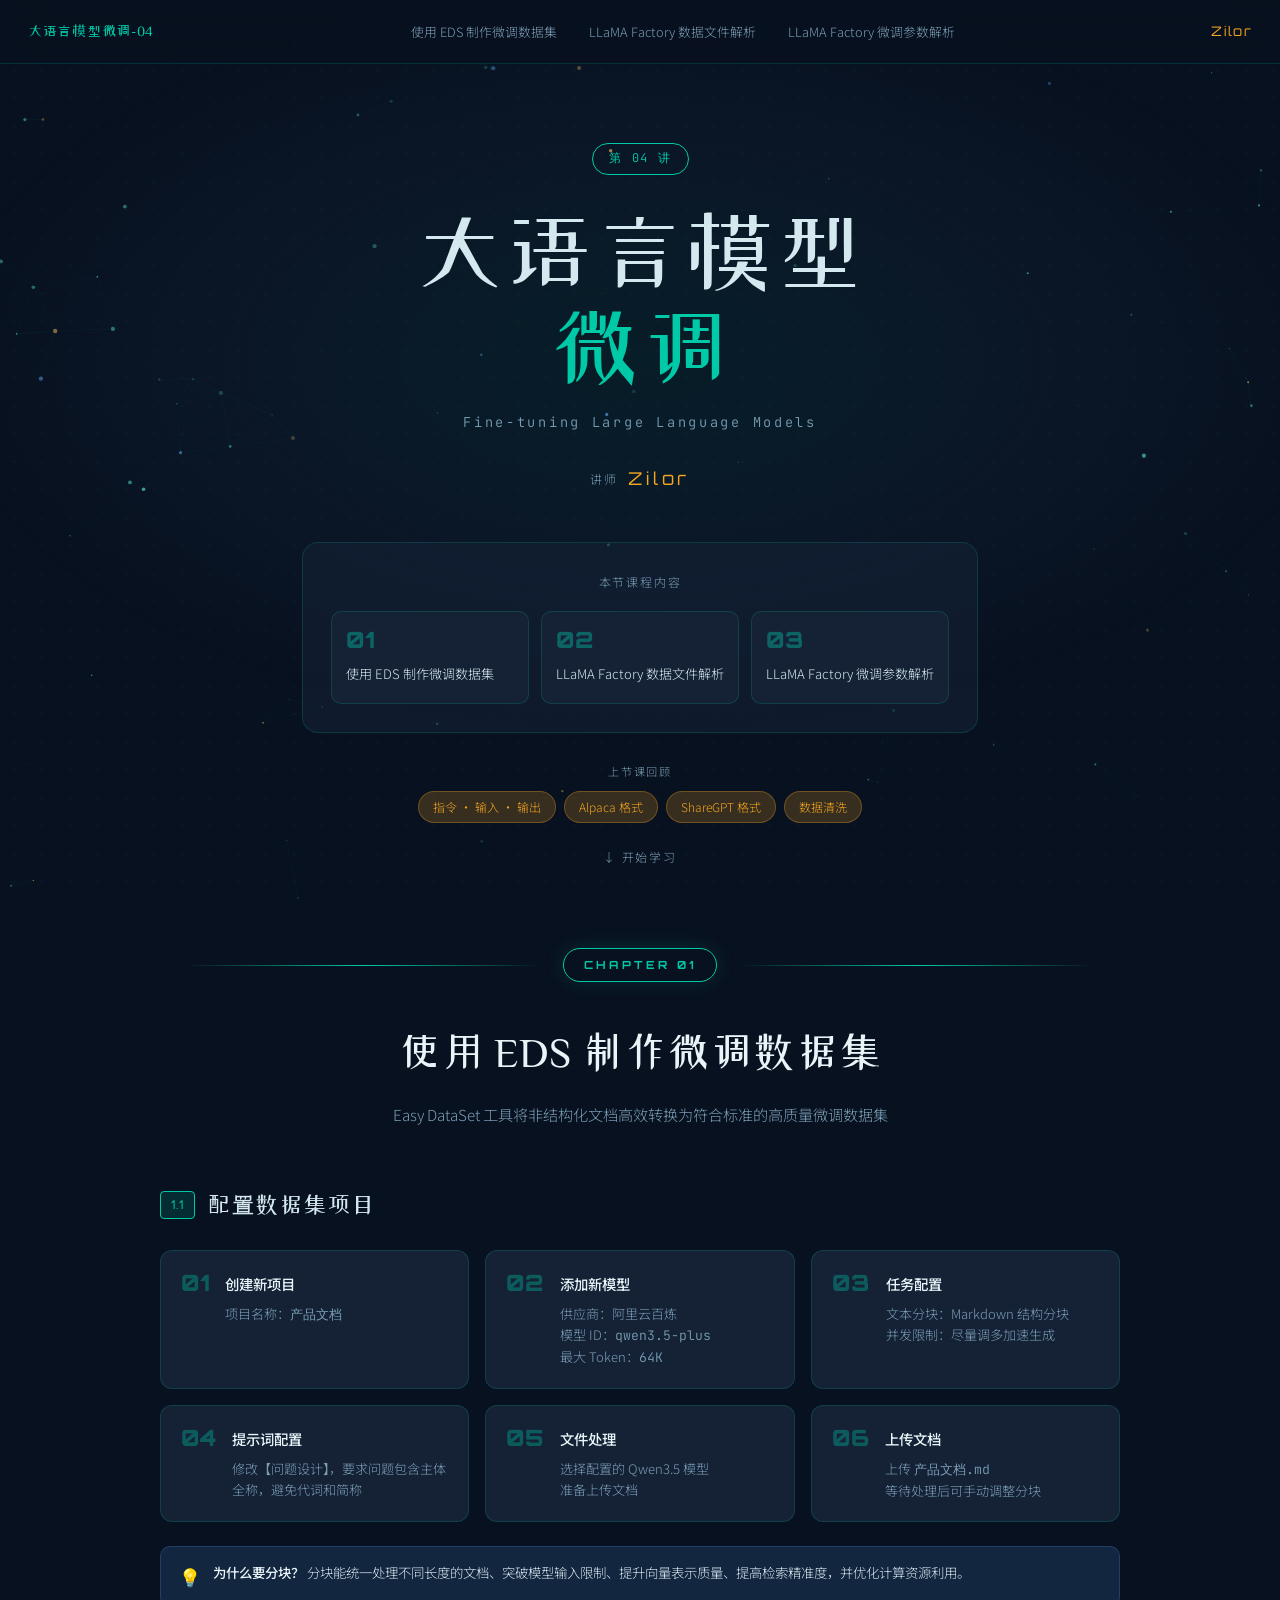
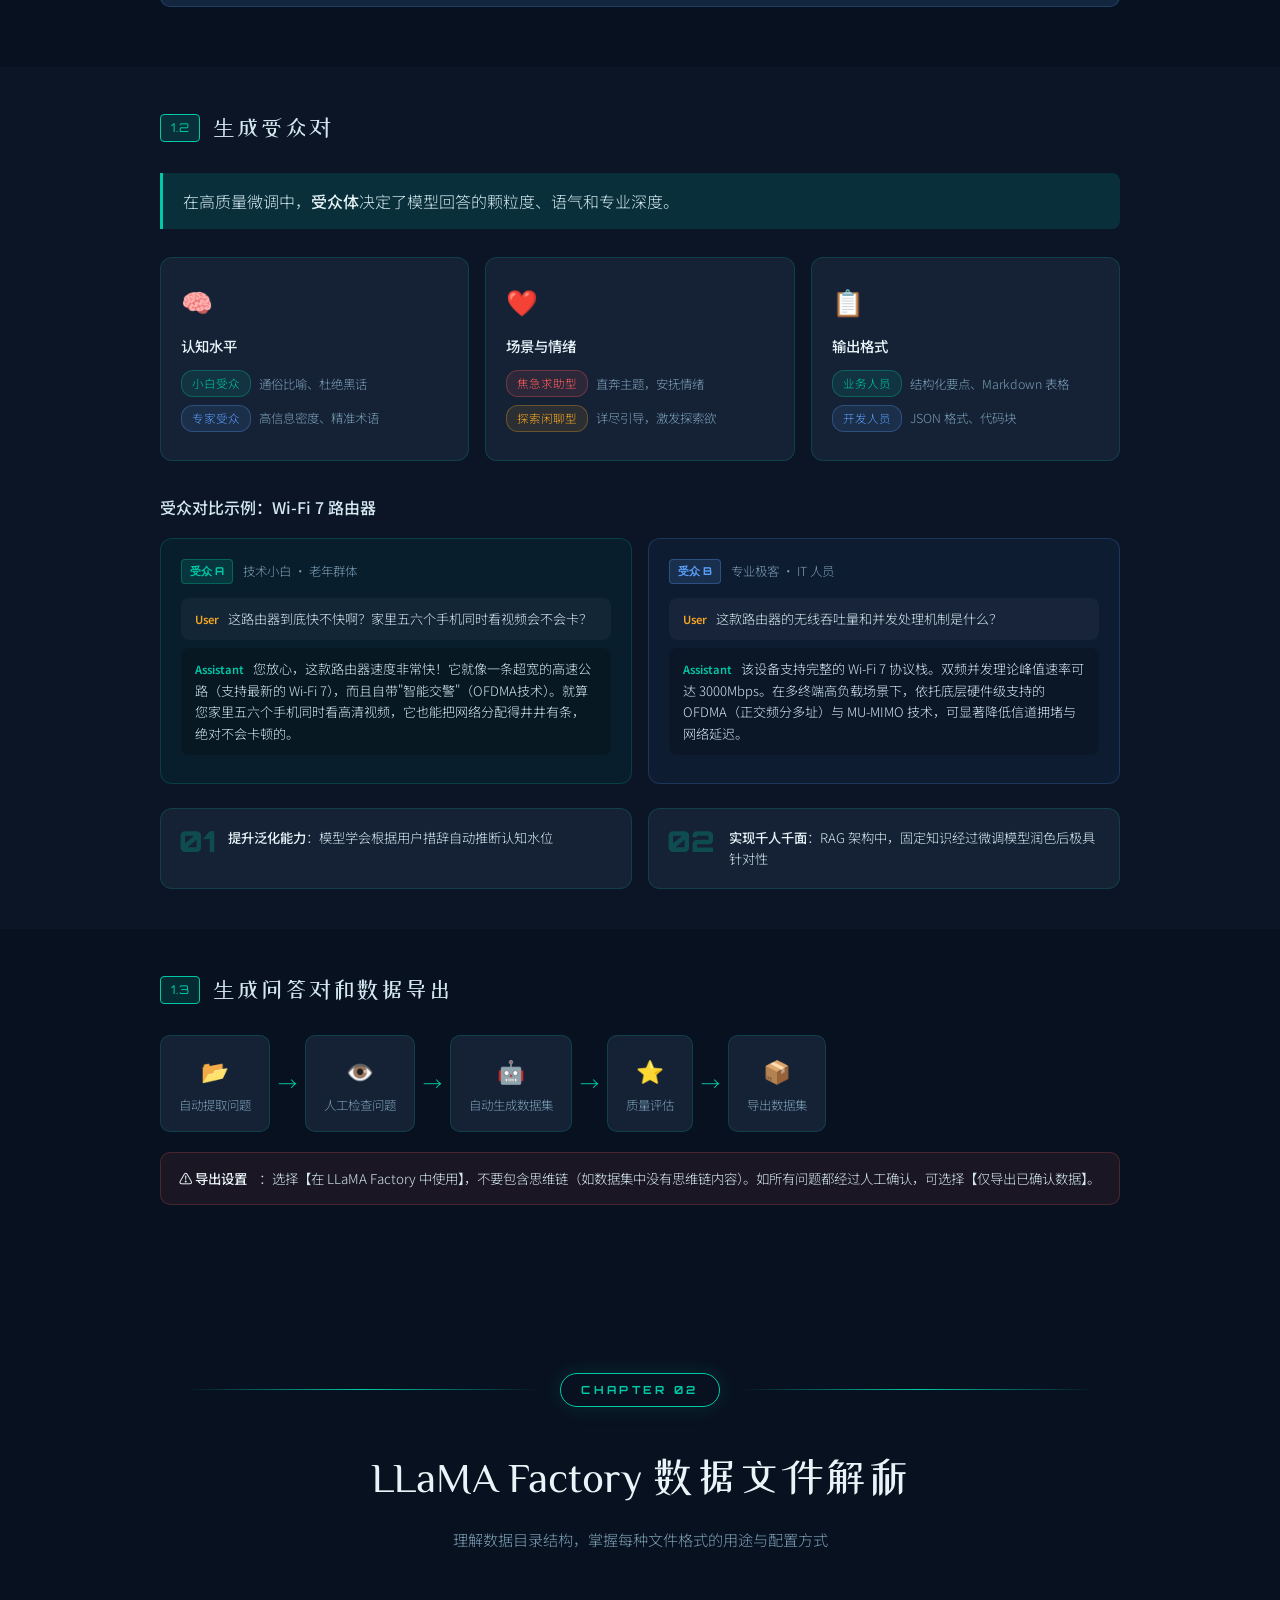
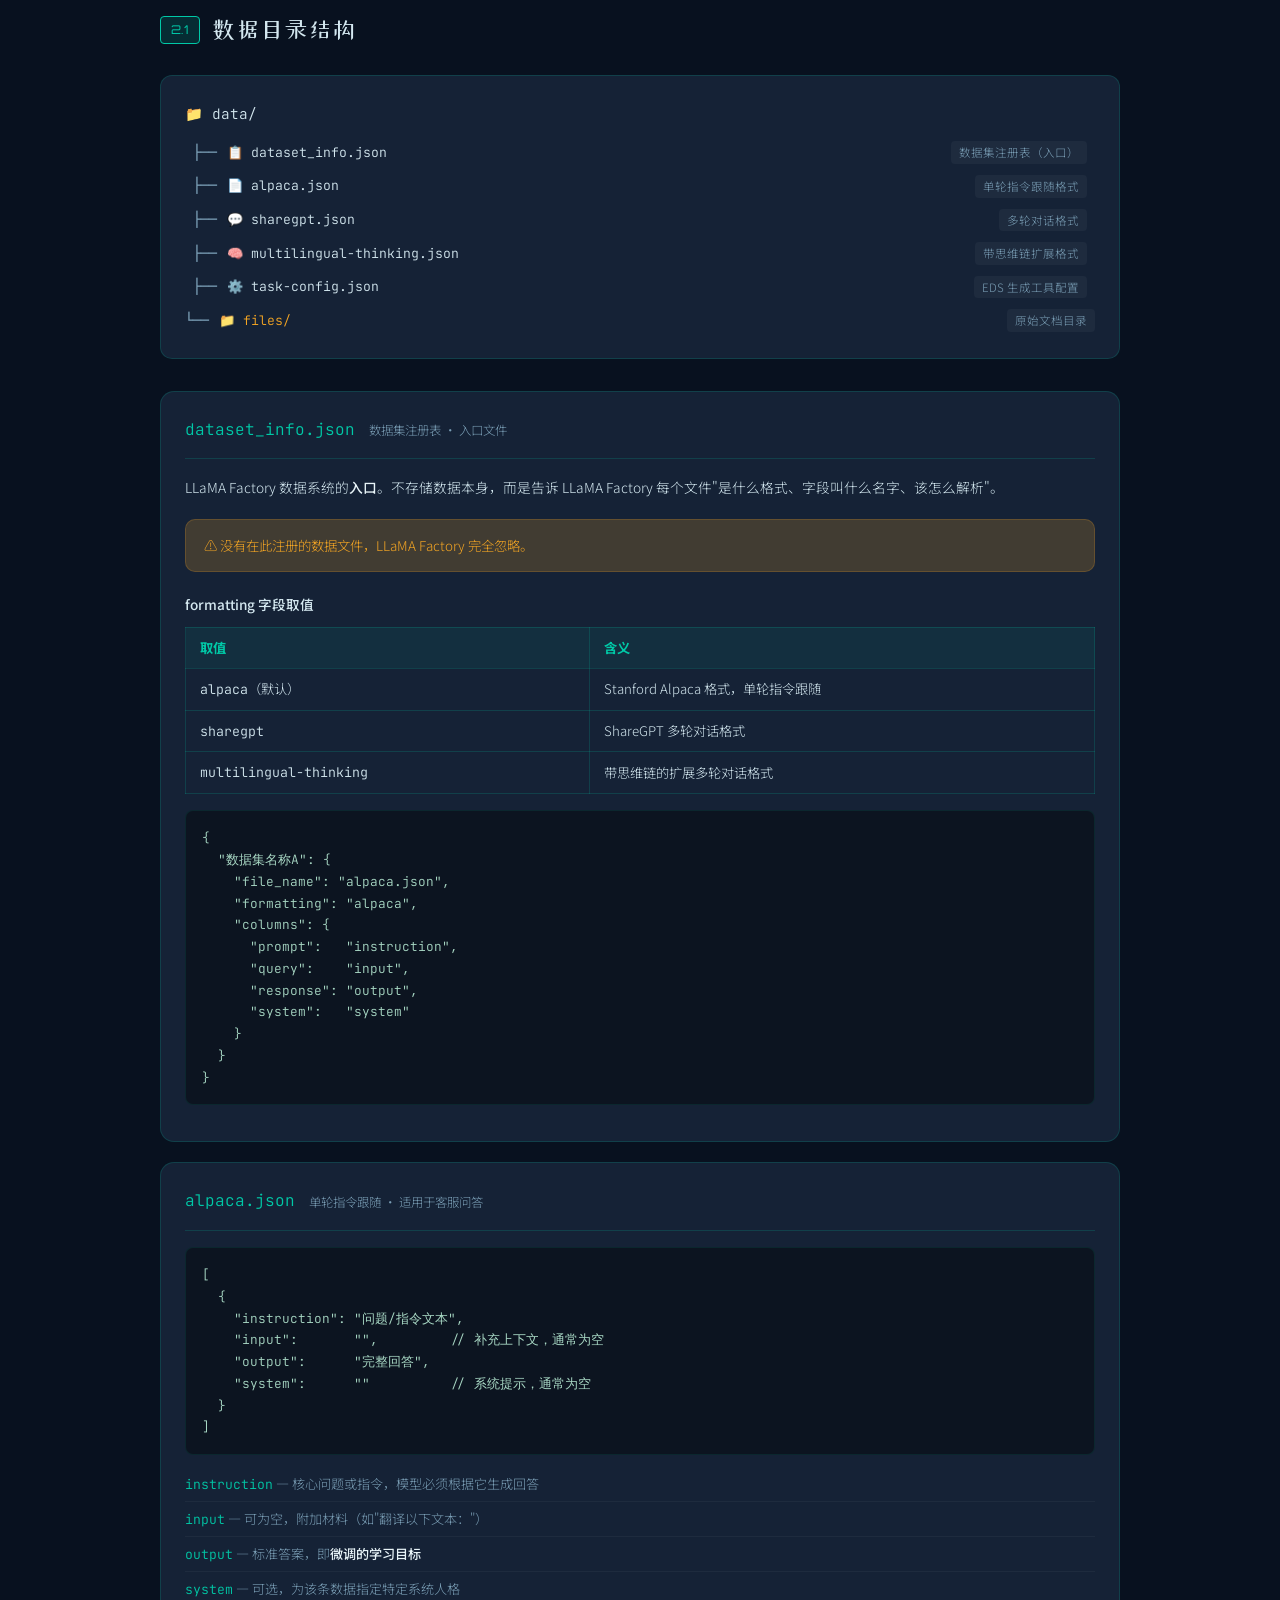
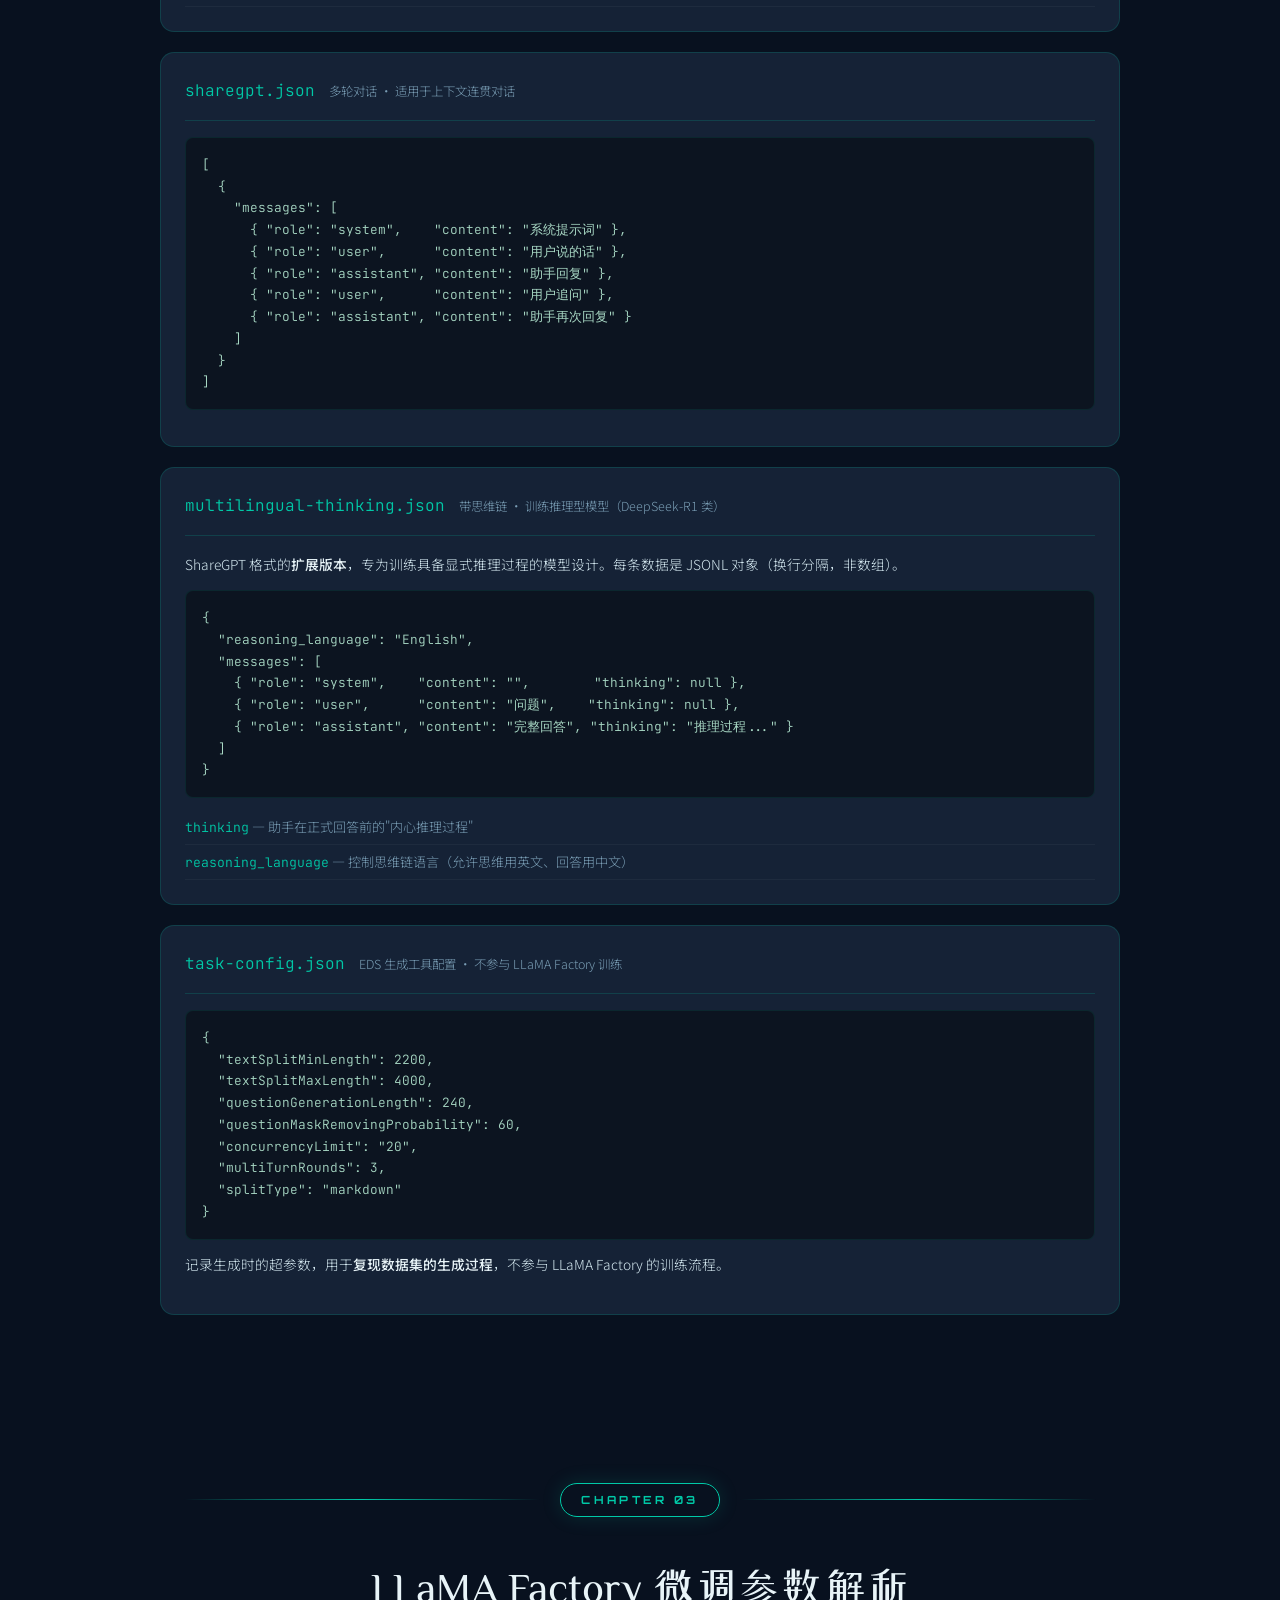
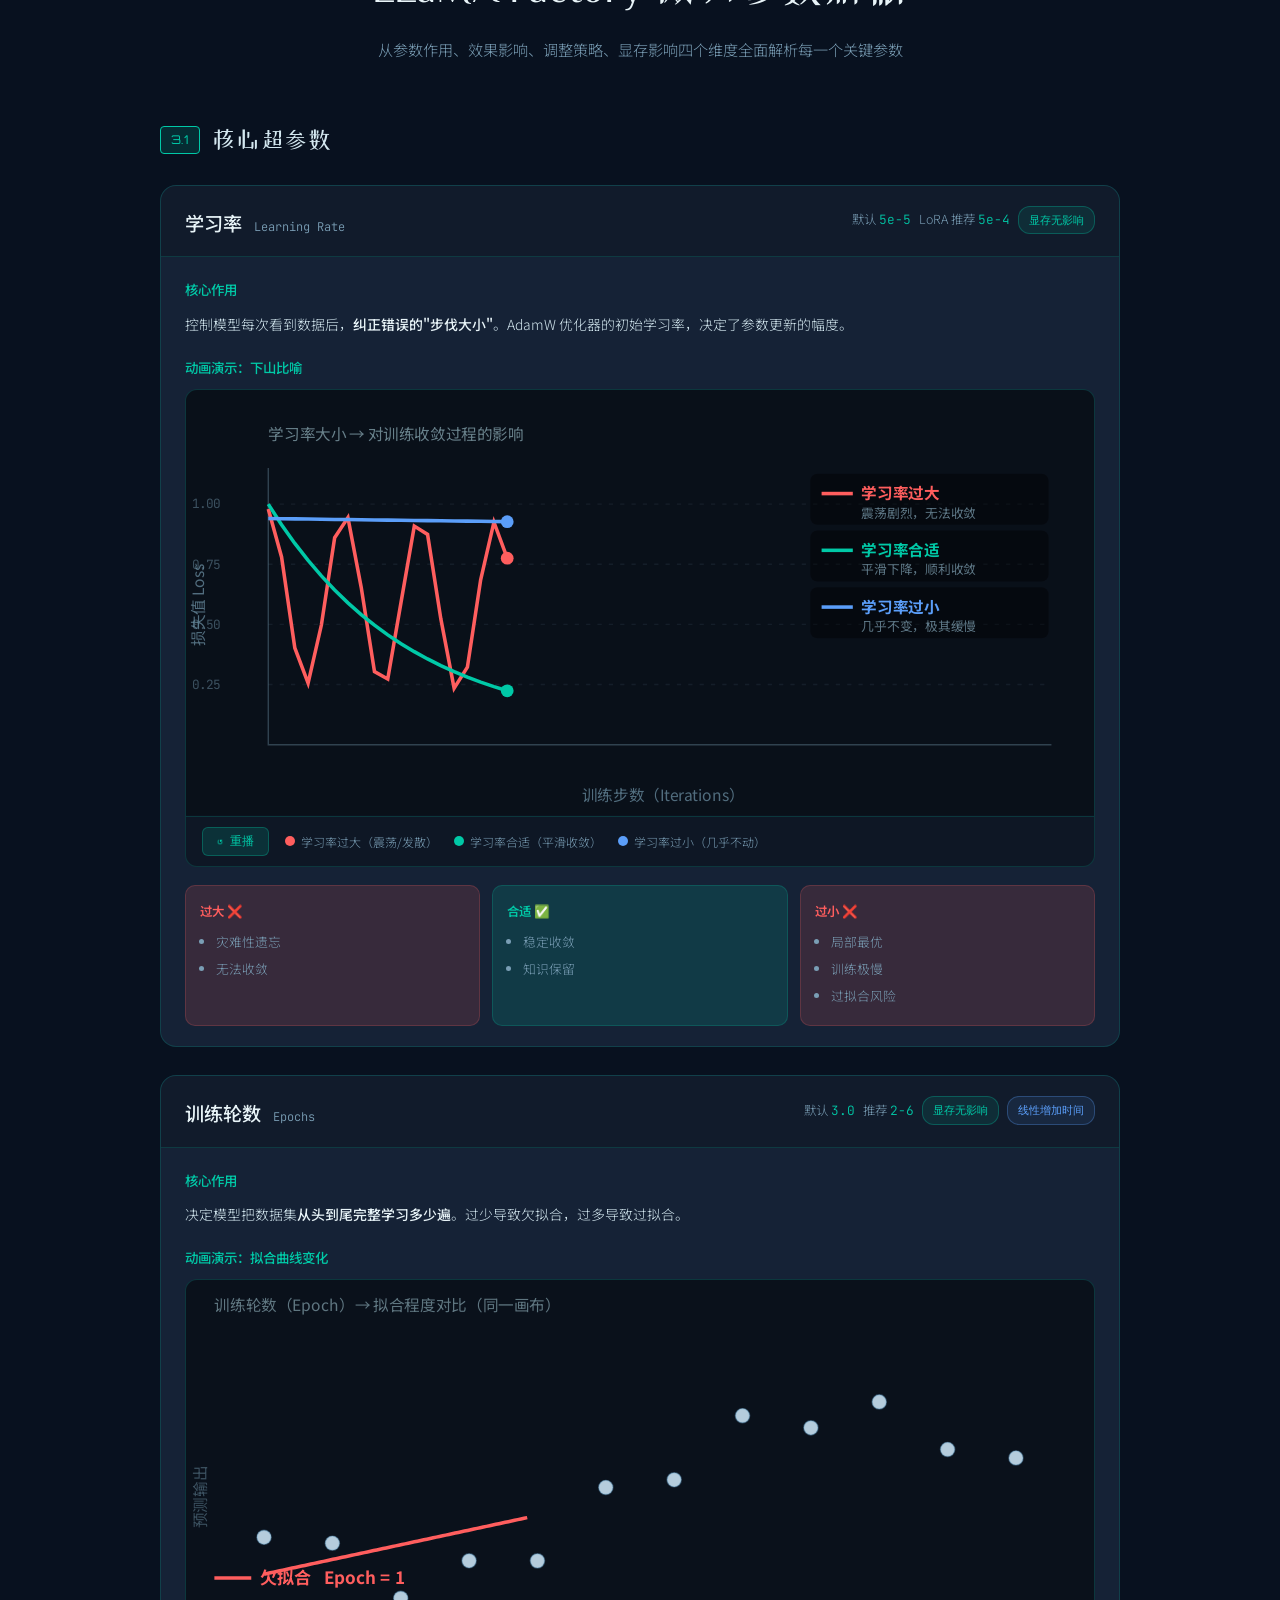
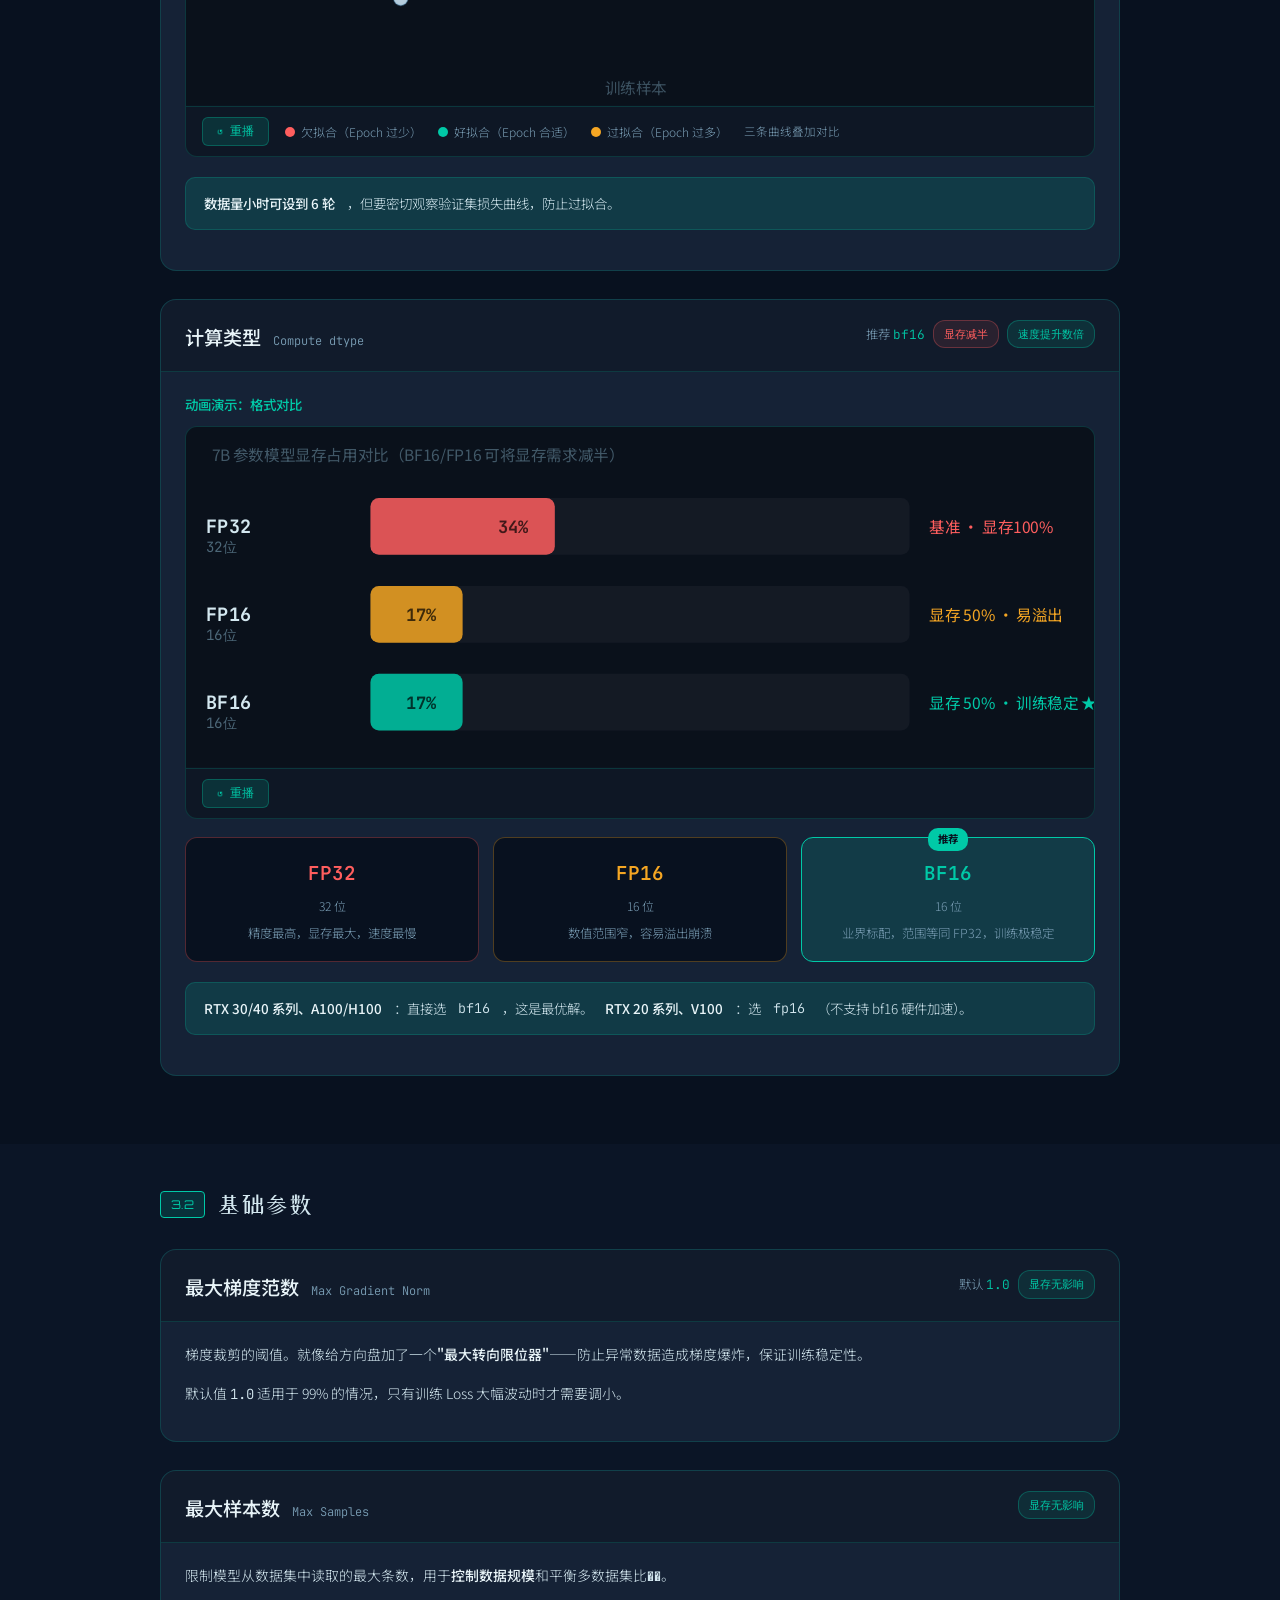
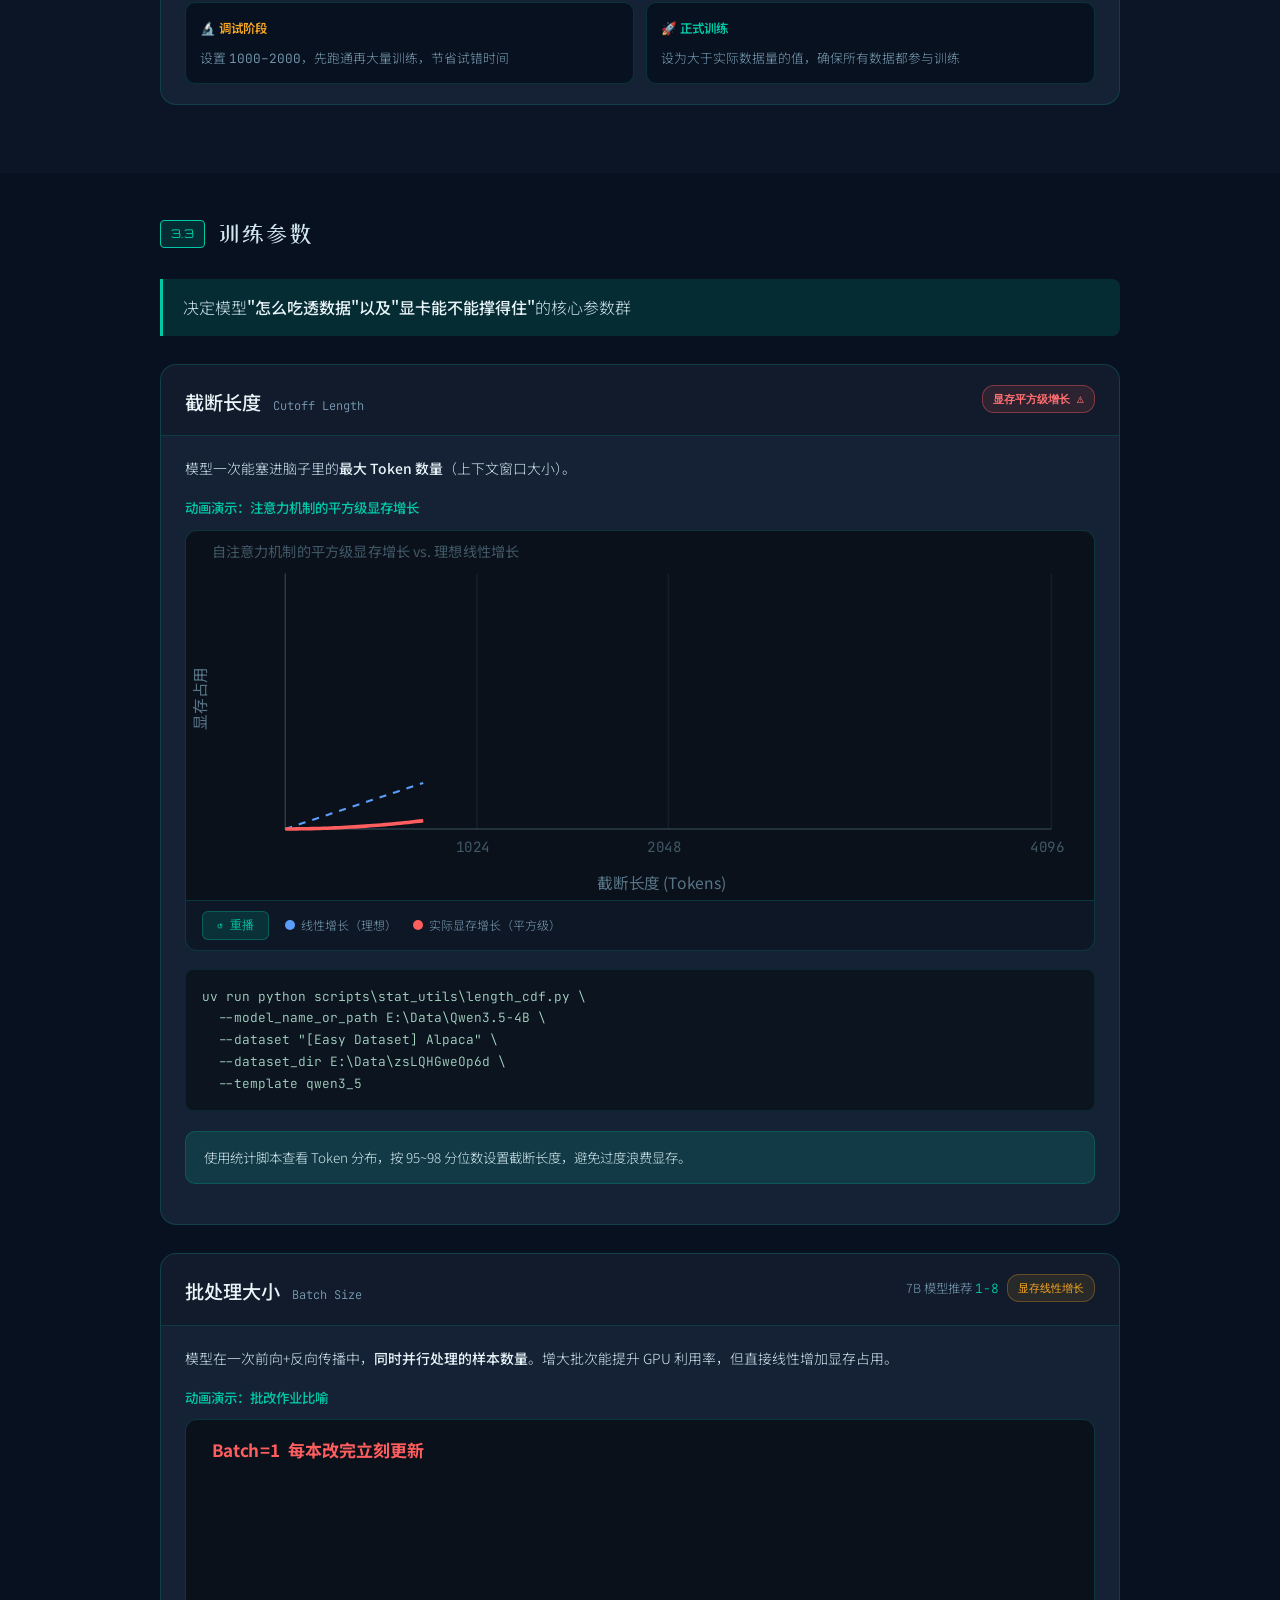
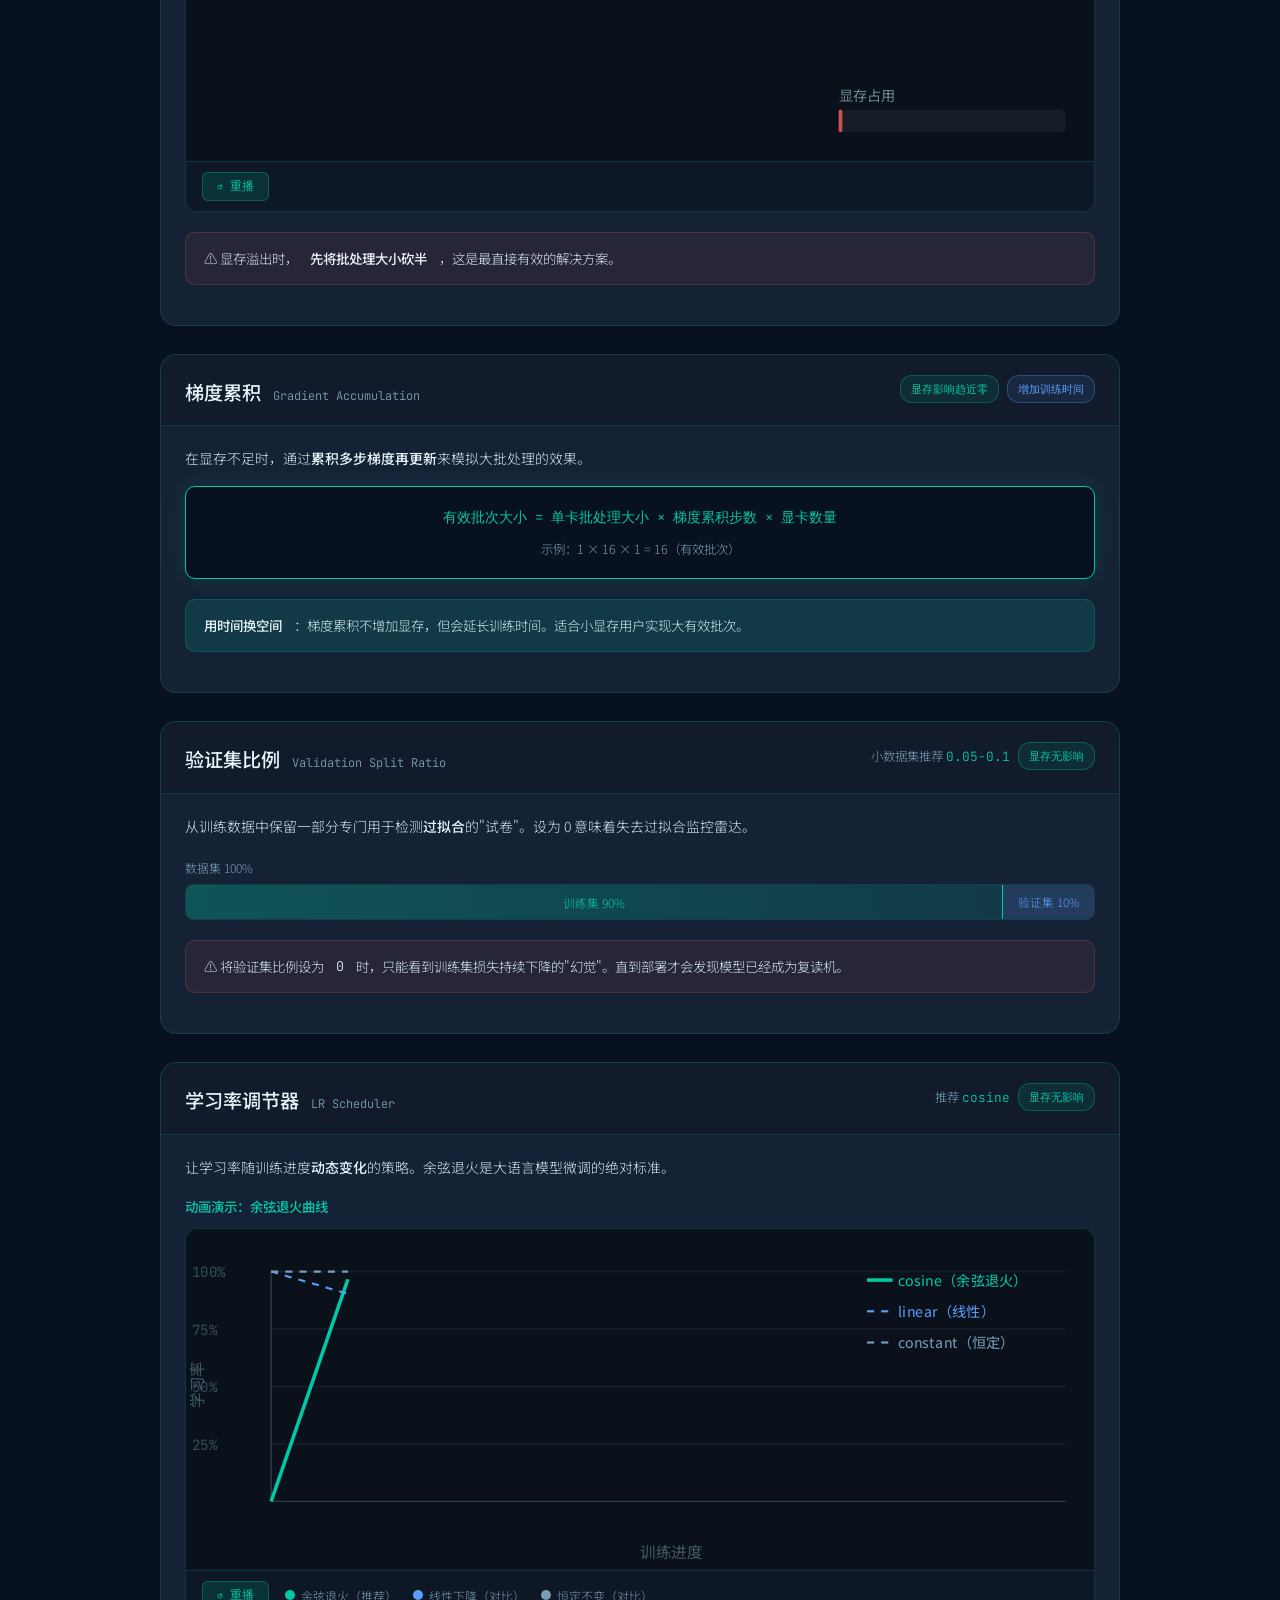
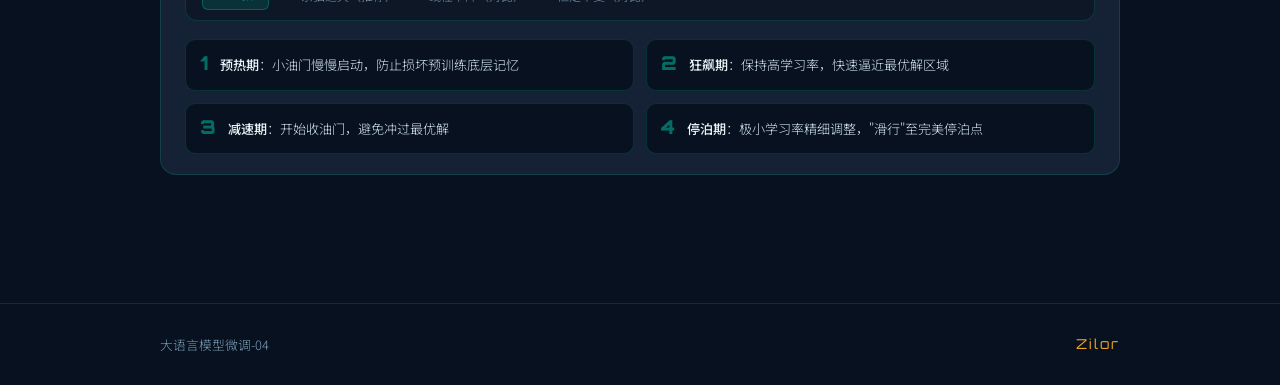
<file: 04/大语言模型微调-04.html>
<!DOCTYPE html>
<html lang="zh-CN">
<head>
<meta charset="UTF-8">
<meta name="viewport" content="width=device-width, initial-scale=1.0">
<title>大语言模型微调-04 · Zilor</title>
<link rel="preconnect" href="https://fonts.googleapis.com">
<link href="https://fonts.googleapis.com/css2?family=ZCOOL+XiaoWei&family=Noto+Sans+SC:wght@300;400;500;700&family=JetBrains+Mono:wght@400;600&family=Orbitron:wght@700;900&display=swap" rel="stylesheet">
<link rel="stylesheet" href="assets/style.css">
</head>
<body>

<!-- ===== NAVBAR ===== -->
<nav class="navbar" id="navbar">
  <div class="nav-brand">大语言模型微调-04</div>
  <ul class="nav-menu" id="navMenu">
    <li class="nav-item has-dropdown">
      <a class="nav-link" href="#ch1">使用 EDS 制作微调数据集</a>
      <ul class="dropdown">
        <li><a href="#config">配置数据集项目</a></li>
        <li><a href="#audience">生成受众对</a></li>
        <li><a href="#export">生成问答对和数据导出</a></li>
      </ul>
    </li>
    <li class="nav-item has-dropdown">
      <a class="nav-link" href="#ch2">LLaMA Factory 数据文件解析</a>
      <ul class="dropdown">
        <li><a href="#dataset-info">dataset_info.json</a></li>
        <li><a href="#alpaca">alpaca.json</a></li>
        <li><a href="#sharegpt">sharegpt.json</a></li>
        <li><a href="#multilingual">multilingual-thinking.json</a></li>
        <li><a href="#task-config">task-config.json</a></li>
      </ul>
    </li>
    <li class="nav-item has-dropdown">
      <a class="nav-link" href="#ch3">LLaMA Factory 微调参数解析</a>
      <ul class="dropdown">
        <li><a href="#core-params">核心超参数</a></li>
        <li><a href="#lr">学习率</a></li>
        <li><a href="#epochs">训练轮数</a></li>
        <li><a href="#dtype">计算类型</a></li>
        <li><a href="#base-params">基础参数</a></li>
        <li><a href="#train-params">训练参数</a></li>
        <li><a href="#cutoff">截断长度</a></li>
        <li><a href="#batch">批处理大小</a></li>
        <li><a href="#grad-accum">梯度累积</a></li>
        <li><a href="#val-split">验证集比例</a></li>
        <li><a href="#scheduler">学习率调节器</a></li>
      </ul>
    </li>
  </ul>
  <div class="nav-instructor">Zilor</div>
</nav>

<!-- ===== COVER ===== -->
<section class="cover" id="cover">
  <canvas id="coverCanvas"></canvas>
  <div class="cover-content">
    <div class="cover-badge">第 04 讲</div>
    <h1 class="cover-title">大语言模型<br><span class="accent">微调</span></h1>
    <p class="cover-subtitle">Fine-tuning Large Language Models</p>
    <div class="cover-instructor">
      <span class="instructor-label">讲师</span>
      <span class="instructor-name">Zilor</span>
    </div>
    <div class="cover-toc">
      <div class="toc-title">本节课程内容</div>
      <div class="toc-grid">
        <div class="toc-item" onclick="scrollToSection('ch1')">
          <span class="toc-num">01</span>
          <span class="toc-text">使用 EDS 制作微调数据集</span>
        </div>
        <div class="toc-item" onclick="scrollToSection('ch2')">
          <span class="toc-num">02</span>
          <span class="toc-text">LLaMA Factory 数据文件解析</span>
        </div>
        <div class="toc-item" onclick="scrollToSection('ch3')">
          <span class="toc-num">03</span>
          <span class="toc-text">LLaMA Factory 微调参数解析</span>
        </div>
      </div>
    </div>
    <div class="cover-recap">
      <div class="recap-label">上节课回顾</div>
      <div class="recap-items">
        <span class="recap-tag">指令 · 输入 · 输出</span>
        <span class="recap-tag">Alpaca 格式</span>
        <span class="recap-tag">ShareGPT 格式</span>
        <span class="recap-tag">数据清洗</span>
      </div>
    </div>
  </div>
  <div class="scroll-hint">↓ 开始学习</div>
</section>

<!-- ===== CHAPTER 1 ===== -->
<section class="chapter" id="ch1">
  <div class="chapter-divider">
    <div class="divider-line"></div>
    <div class="divider-badge">CHAPTER 01</div>
    <div class="divider-line"></div>
  </div>
  <div class="chapter-header">
    <h2 class="chapter-title">使用 EDS 制作微调数据集</h2>
    <p class="chapter-desc">Easy DataSet 工具将非结构化文档高效转换为符合标准的高质量微调数据集</p>
  </div>

  <!-- 配置数据集项目 -->
  <div class="section-block" id="config">
    <div class="content-wrap">
      <h3 class="section-title"><span class="section-num">1.1</span> 配置数据集项目</h3>
      <div class="steps-grid">
        <div class="step-card">
          <div class="step-icon">01</div>
          <div class="step-content">
            <h4>创建新项目</h4>
            <p>项目名称：<code>产品文档</code></p>
          </div>
        </div>
        <div class="step-card">
          <div class="step-icon">02</div>
          <div class="step-content">
            <h4>添加新模型</h4>
            <p>供应商：阿里云百炼<br>模型 ID：<code>qwen3.5-plus</code><br>最大 Token：<code>64K</code></p>
          </div>
        </div>
        <div class="step-card">
          <div class="step-icon">03</div>
          <div class="step-content">
            <h4>任务配置</h4>
            <p>文本分块：Markdown 结构分块<br>并发限制：尽量调多加速生成</p>
          </div>
        </div>
        <div class="step-card">
          <div class="step-icon">04</div>
          <div class="step-content">
            <h4>提示词配置</h4>
            <p>修改【问题设计】，要求问题包含主体全称，避免代词和简称</p>
          </div>
        </div>
        <div class="step-card">
          <div class="step-icon">05</div>
          <div class="step-content">
            <h4>文件处理</h4>
            <p>选择配置的 Qwen3.5 模型<br>准备上传文档</p>
          </div>
        </div>
        <div class="step-card">
          <div class="step-icon">06</div>
          <div class="step-content">
            <h4>上传文档</h4>
            <p>上传 <code>产品文档.md</code><br>等待处理后可手动调整分块</p>
          </div>
        </div>
      </div>
      <div class="info-box">
        <div class="info-icon">💡</div>
        <div class="info-text">
          <strong>为什么要分块？</strong>
          分块能统一处理不同长度的文档、突破模型输入限制、提升向量表示质量、提高检索精准度，并优化计算资源利用。
        </div>
      </div>
    </div>
  </div>

  <!-- 生成受众对 -->
  <div class="section-block alt-bg" id="audience">
    <div class="content-wrap">
      <h3 class="section-title"><span class="section-num">1.2</span> 生成受众对</h3>
      <p class="section-lead">在高质量微调中，<strong>受众体</strong>决定了模型回答的颗粒度、语气和专业深度。</p>

      <div class="audience-dimensions">
        <div class="dimension-card">
          <div class="dim-icon">🧠</div>
          <h4>认知水平</h4>
          <div class="dim-row">
            <span class="dim-tag tag-easy">小白受众</span>
            <span class="dim-desc">通俗比喻、杜绝黑话</span>
          </div>
          <div class="dim-row">
            <span class="dim-tag tag-expert">专家受众</span>
            <span class="dim-desc">高信息密度、精准术语</span>
          </div>
        </div>
        <div class="dimension-card">
          <div class="dim-icon">❤️</div>
          <h4>场景与情绪</h4>
          <div class="dim-row">
            <span class="dim-tag tag-urgent">焦急求助型</span>
            <span class="dim-desc">直奔主题，安抚情绪</span>
          </div>
          <div class="dim-row">
            <span class="dim-tag tag-explore">探索闲聊型</span>
            <span class="dim-desc">详尽引导，激发探索欲</span>
          </div>
        </div>
        <div class="dimension-card">
          <div class="dim-icon">📋</div>
          <h4>输出格式</h4>
          <div class="dim-row">
            <span class="dim-tag tag-biz">业务人员</span>
            <span class="dim-desc">结构化要点、Markdown 表格</span>
          </div>
          <div class="dim-row">
            <span class="dim-tag tag-dev">开发人员</span>
            <span class="dim-desc">JSON 格式、代码块</span>
          </div>
        </div>
      </div>

      <h4 class="subsection-title">受众对比示例：Wi-Fi 7 路由器</h4>
      <div class="audience-compare">
        <div class="compare-card compare-easy">
          <div class="compare-header">
            <span class="compare-badge">受众 A</span>
            <span class="compare-label">技术小白 · 老年群体</span>
          </div>
          <div class="compare-q"><span class="role-u">User</span> 这路由器到底快不快啊？家里五六个手机同时看视频会不会卡？</div>
          <div class="compare-a"><span class="role-a">Assistant</span> 您放心，这款路由器速度非常快！它就像一条超宽的高速公路（支持最新的 Wi-Fi 7），而且自带"智能交警"（OFDMA技术）。就算您家里五六个手机同时看高清视频，它也能把网络分配得井井有条，绝对不会卡顿的。</div>
        </div>
        <div class="compare-card compare-expert">
          <div class="compare-header">
            <span class="compare-badge">受众 B</span>
            <span class="compare-label">专业极客 · IT 人员</span>
          </div>
          <div class="compare-q"><span class="role-u">User</span> 这款路由器的无线吞吐量和并发处理机制是什么？</div>
          <div class="compare-a"><span class="role-a">Assistant</span> 该设备支持完整的 Wi-Fi 7 协议栈。双频并发理论峰值速率可达 3000Mbps。在多终端高负载场景下，依托底层硬件级支持的 OFDMA（正交频分多址）与 MU-MIMO 技术，可显著降低信道拥堵与网络延迟。</div>
        </div>
      </div>

      <div class="benefit-row">
        <div class="benefit-item">
          <div class="benefit-num">01</div>
          <div class="benefit-text"><strong>提升泛化能力</strong>：模型学会根据用户措辞自动推断认知水位</div>
        </div>
        <div class="benefit-item">
          <div class="benefit-num">02</div>
          <div class="benefit-text"><strong>实现千人千面</strong>：RAG 架构中，固定知识经过微调模型润色后极具针对性</div>
        </div>
      </div>
    </div>
  </div>

  <!-- 生成问答对和导出 -->
  <div class="section-block" id="export">
    <div class="content-wrap">
      <h3 class="section-title"><span class="section-num">1.3</span> 生成问答对和数据导出</h3>
      <div class="pipeline-flow">
        <div class="flow-step">
          <div class="flow-icon">📂</div>
          <div class="flow-label">自动提取问题</div>
        </div>
        <div class="flow-arrow">→</div>
        <div class="flow-step">
          <div class="flow-icon">👁️</div>
          <div class="flow-label">人工检查问题</div>
        </div>
        <div class="flow-arrow">→</div>
        <div class="flow-step">
          <div class="flow-icon">🤖</div>
          <div class="flow-label">自动生成数据集</div>
        </div>
        <div class="flow-arrow">→</div>
        <div class="flow-step">
          <div class="flow-icon">⭐</div>
          <div class="flow-label">质量评估</div>
        </div>
        <div class="flow-arrow">→</div>
        <div class="flow-step">
          <div class="flow-icon">📦</div>
          <div class="flow-label">导出数据集</div>
        </div>
      </div>
      <div class="warning-box">
        <strong>⚠️ 导出设置</strong>：选择【在 LLaMA Factory 中使用】，不要包含思维链（如数据集中没有思维链内容）。如所有问题都经过人工确认，可选择【仅导出已确认数据】。
      </div>
    </div>
  </div>
</section>

<!-- ===== CHAPTER 2 ===== -->
<section class="chapter" id="ch2">
  <div class="chapter-divider">
    <div class="divider-line"></div>
    <div class="divider-badge">CHAPTER 02</div>
    <div class="divider-line"></div>
  </div>
  <div class="chapter-header">
    <h2 class="chapter-title">LLaMA Factory 数据文件解析</h2>
    <p class="chapter-desc">理解数据目录结构，掌握每种文件格式的用途与配置方式</p>
  </div>

  <div class="section-block" id="dataset-info">
    <div class="content-wrap">
      <h3 class="section-title"><span class="section-num">2.1</span> 数据目录结构</h3>
      <div class="file-tree">
        <div class="tree-line tree-root">📁 data/</div>
        <div class="tree-line tree-key" data-target="dataset-info-card">
          <span class="tree-connector">├──</span>
          <span class="tree-file">📋 dataset_info.json</span>
          <span class="tree-badge">数据集注册表（入口）</span>
        </div>
        <div class="tree-line" data-target="alpaca-card">
          <span class="tree-connector">├──</span>
          <span class="tree-file">📄 alpaca.json</span>
          <span class="tree-badge">单轮指令跟随格式</span>
        </div>
        <div class="tree-line" data-target="sharegpt-card">
          <span class="tree-connector">├──</span>
          <span class="tree-file">💬 sharegpt.json</span>
          <span class="tree-badge">多轮对话格式</span>
        </div>
        <div class="tree-line" data-target="multi-card">
          <span class="tree-connector">├──</span>
          <span class="tree-file">🧠 multilingual-thinking.json</span>
          <span class="tree-badge">带思维链扩展格式</span>
        </div>
        <div class="tree-line" data-target="taskconfig-card">
          <span class="tree-connector">├──</span>
          <span class="tree-file">⚙️ task-config.json</span>
          <span class="tree-badge">EDS 生成工具配置</span>
        </div>
        <div class="tree-line">
          <span class="tree-connector">└──</span>
          <span class="tree-dir">📁 files/</span>
          <span class="tree-badge">原始文档目录</span>
        </div>
      </div>

      <div class="file-card" id="dataset-info-card">
        <div class="file-card-header">
          <code class="file-name">dataset_info.json</code>
          <span class="file-role">数据集注册表 · 入口文件</span>
        </div>
        <p>LLaMA Factory 数据系统的<strong>入口</strong>。不存储数据本身，而是告诉 LLaMA Factory 每个文件"是什么格式、字段叫什么名字、该怎么解析"。</p>
        <div class="alert-box">⚠️ 没有在此注册的数据文件，LLaMA Factory 完全忽略。</div>
        <h5>formatting 字段取值</h5>
        <table class="data-table">
          <thead><tr><th>取值</th><th>含义</th></tr></thead>
          <tbody>
            <tr><td><code>alpaca</code>（默认）</td><td>Stanford Alpaca 格式，单轮指令跟随</td></tr>
            <tr><td><code>sharegpt</code></td><td>ShareGPT 多轮对话格式</td></tr>
            <tr><td><code>multilingual-thinking</code></td><td>带思维链的扩展多轮对话格式</td></tr>
          </tbody>
        </table>
        <pre class="code-block"><code>{
  "数据集名称A": {
    "file_name": "alpaca.json",
    "formatting": "alpaca",
    "columns": {
      "prompt":   "instruction",
      "query":    "input",
      "response": "output",
      "system":   "system"
    }
  }
}</code></pre>
      </div>

      <div class="file-card" id="alpaca-card">
        <div class="file-card-header">
          <code class="file-name">alpaca.json</code>
          <span class="file-role">单轮指令跟随 · 适用于客服问答</span>
        </div>
        <pre class="code-block"><code>[
  {
    "instruction": "问题/指令文本",
    "input":       "",         // 补充上下文，通常为空
    "output":      "完整回答",
    "system":      ""          // 系统提示，通常为空
  }
]</code></pre>
        <div class="field-list">
          <div class="field-item"><code>instruction</code> — 核心问题或指令，模型必须根据它生成回答</div>
          <div class="field-item"><code>input</code> — 可为空，附加材料（如"翻译以下文本："）</div>
          <div class="field-item"><code>output</code> — 标准答案，即<strong>微调的学习目标</strong></div>
          <div class="field-item"><code>system</code> — 可选，为该条数据指定特定系统人格</div>
        </div>
      </div>

      <div class="file-card" id="sharegpt-card">
        <div class="file-card-header">
          <code class="file-name">sharegpt.json</code>
          <span class="file-role">多轮对话 · 适用于上下文连贯对话</span>
        </div>
        <pre class="code-block"><code>[
  {
    "messages": [
      { "role": "system",    "content": "系统提示词" },
      { "role": "user",      "content": "用户说的话" },
      { "role": "assistant", "content": "助手回复" },
      { "role": "user",      "content": "用户追问" },
      { "role": "assistant", "content": "助手再次回复" }
    ]
  }
]</code></pre>
      </div>

      <div class="file-card" id="multi-card">
        <div class="file-card-header">
          <code class="file-name">multilingual-thinking.json</code>
          <span class="file-role">带思维链 · 训练推理型模型（DeepSeek-R1 类）</span>
        </div>
        <p>ShareGPT 格式的<strong>扩展版本</strong>，专为训练具备显式推理过程的模型设计。每条数据是 JSONL 对象（换行分隔，非数组）。</p>
        <pre class="code-block"><code>{
  "reasoning_language": "English",
  "messages": [
    { "role": "system",    "content": "",        "thinking": null },
    { "role": "user",      "content": "问题",    "thinking": null },
    { "role": "assistant", "content": "完整回答", "thinking": "推理过程..." }
  ]
}</code></pre>
        <div class="field-list">
          <div class="field-item"><code>thinking</code> — 助手在正式回答前的"内心推理过程"</div>
          <div class="field-item"><code>reasoning_language</code> — 控制思维链语言（允许思维用英文、回答用中文）</div>
        </div>
      </div>

      <div class="file-card" id="taskconfig-card">
        <div class="file-card-header">
          <code class="file-name">task-config.json</code>
          <span class="file-role">EDS 生成工具配置 · 不参与 LLaMA Factory 训练</span>
        </div>
        <pre class="code-block"><code>{
  "textSplitMinLength": 2200,
  "textSplitMaxLength": 4000,
  "questionGenerationLength": 240,
  "questionMaskRemovingProbability": 60,
  "concurrencyLimit": "20",
  "multiTurnRounds": 3,
  "splitType": "markdown"
}</code></pre>
        <p>记录生成时的超参数，用于<strong>复现数据集的生成过程</strong>，不参与 LLaMA Factory 的训练流程。</p>
      </div>
    </div>
  </div>
</section>

<!-- ===== CHAPTER 3 ===== -->
<section class="chapter" id="ch3">
  <div class="chapter-divider">
    <div class="divider-line"></div>
    <div class="divider-badge">CHAPTER 03</div>
    <div class="divider-line"></div>
  </div>
  <div class="chapter-header">
    <h2 class="chapter-title">LLaMA Factory 微调参数解析</h2>
    <p class="chapter-desc">从参数作用、效果影响、调整策略、显存影响四个维度全面解析每一个关键参数</p>
  </div>

  <!-- 核心超参数 -->
  <div class="section-block" id="core-params">
    <div class="content-wrap">
      <h3 class="section-title"><span class="section-num">3.1</span> 核心超参数</h3>

      <!-- 学习率 -->
      <div class="param-card" id="lr">
        <div class="param-header">
          <div class="param-title-group">
            <h4 class="param-name">学习率</h4>
            <span class="param-en">Learning Rate</span>
          </div>
          <div class="param-meta">
            <span class="param-default">默认 <code>5e-5</code></span>
            <span class="param-default">LoRA 推荐 <code>5e-4</code></span>
            <span class="vram-badge vram-none">显存无影响</span>
          </div>
        </div>
        <div class="param-body">
          <div class="param-section">
            <h5>核心作用</h5>
            <p>控制模型每次看到数据后，<strong>纠正错误的"步伐大小"</strong>。AdamW 优化器的初始学习率，决定了参数更新的幅度。</p>
          </div>
          <div class="param-section">
            <h5>动画演示：下山比喻</h5>
            <div class="anim-container" id="lrAnimContainer">
              <canvas id="lrCanvas" width="640" height="280"></canvas>
              <div class="anim-controls">
                <button class="replay-btn" onclick="if(!lrAnimation)lrAnimation=createLRAnimation();lrAnimation.replay()">↺ 重播</button>
                <div class="anim-legend">
                  <span class="legend-item"><span class="legend-dot dot-too-large"></span>学习率过大（震荡/发散）</span>
                  <span class="legend-item"><span class="legend-dot dot-optimal"></span>学习率合适（平滑收敛）</span>
                  <span class="legend-item"><span class="legend-dot dot-too-small"></span>学习率过小（几乎不动）</span>
                </div>
              </div>
            </div>
          </div>
          <div class="effect-row">
            <div class="effect-bad">
              <div class="effect-label">过大 ❌</div>
              <ul><li>灾难性遗忘</li><li>无法收敛</li></ul>
            </div>
            <div class="effect-good">
              <div class="effect-label">合适 ✅</div>
              <ul><li>稳定收敛</li><li>知识保留</li></ul>
            </div>
            <div class="effect-bad">
              <div class="effect-label">过小 ❌</div>
              <ul><li>局部最优</li><li>训练极慢</li><li>过拟合风险</li></ul>
            </div>
          </div>
        </div>
      </div>

      <!-- 训练轮数 -->
      <div class="param-card" id="epochs">
        <div class="param-header">
          <div class="param-title-group">
            <h4 class="param-name">训练轮数</h4>
            <span class="param-en">Epochs</span>
          </div>
          <div class="param-meta">
            <span class="param-default">默认 <code>3.0</code></span>
            <span class="param-default">推荐 <code>2-6</code></span>
            <span class="vram-badge vram-none">显存无影响</span>
            <span class="vram-badge vram-time">线性增加时间</span>
          </div>
        </div>
        <div class="param-body">
          <div class="param-section">
            <h5>核心作用</h5>
            <p>决定模型把数据集<strong>从头到尾完整学习多少遍</strong>。过少导致欠拟合，过多导致过拟合。</p>
          </div>
          <div class="param-section">
            <h5>动画演示：拟合曲线变化</h5>
            <div class="anim-container" id="epochAnimContainer">
              <canvas id="epochCanvas" width="640" height="260"></canvas>
              <div class="anim-controls">
                <button class="replay-btn" onclick="if(!epochAnimation){epochAnimation=createEpochAnimation();}epochAnimation.replay()">↺ 重播</button>
                <div class="anim-legend">
                  <span class="legend-item"><span class="legend-dot dot-underfit"></span>欠拟合（Epoch 过少）</span>
                  <span class="legend-item"><span class="legend-dot dot-goodfit"></span>好拟合（Epoch 合适）</span>
                  <span class="legend-item"><span class="legend-dot dot-overfit"></span>过拟合（Epoch 过多）</span>
                  <span style="font-size:0.72rem;color:var(--text-dim)">三条曲线叠加对比</span>
                </div>
              </div>
            </div>
          </div>
          <div class="tip-box">
            <strong>数据量小时可设到 6 轮</strong>，但要密切观察验证集损失曲线，防止过拟合。
          </div>
        </div>
      </div>

      <!-- 计算类型 -->
      <div class="param-card" id="dtype">
        <div class="param-header">
          <div class="param-title-group">
            <h4 class="param-name">计算类型</h4>
            <span class="param-en">Compute dtype</span>
          </div>
          <div class="param-meta">
            <span class="param-default">推荐 <code>bf16</code></span>
            <span class="vram-badge vram-major">显存减半</span>
            <span class="vram-badge vram-speed">速度提升数倍</span>
          </div>
        </div>
        <div class="param-body">
          <div class="param-section">
            <h5>动画演示：格式对比</h5>
            <div class="anim-container" id="dtypeAnimContainer">
              <canvas id="dtypeCanvas" width="640" height="240"></canvas>
              <div class="anim-controls">
                <button class="replay-btn" onclick="if(!dtypeAnimation){dtypeAnimation=createDtypeAnimation();}dtypeAnimation.replay()">↺ 重播</button>
              </div>
            </div>
          </div>
          <div class="dtype-compare">
            <div class="dtype-item dtype-fp32">
              <div class="dtype-name">FP32</div>
              <div class="dtype-bits">32 位</div>
              <div class="dtype-desc">精度最高，显存最大，速度最慢</div>
            </div>
            <div class="dtype-item dtype-fp16">
              <div class="dtype-name">FP16</div>
              <div class="dtype-bits">16 位</div>
              <div class="dtype-desc">数值范围窄，容易溢出崩溃</div>
            </div>
            <div class="dtype-item dtype-bf16 recommended">
              <div class="dtype-rec-badge">推荐</div>
              <div class="dtype-name">BF16</div>
              <div class="dtype-bits">16 位</div>
              <div class="dtype-desc">业界标配，范围等同 FP32，训练极稳定</div>
            </div>
          </div>
          <div class="tip-box">
            <strong>RTX 30/40 系列、A100/H100</strong>：直接选 <code>bf16</code>，这是最优解。<br>
            <strong>RTX 20 系列、V100</strong>：选 <code>fp16</code>（不支持 bf16 硬件加速）。
          </div>
        </div>
      </div>
    </div>
  </div>

  <!-- 基础参数 -->
  <div class="section-block alt-bg" id="base-params">
    <div class="content-wrap">
      <h3 class="section-title"><span class="section-num">3.2</span> 基础参数</h3>

      <div class="param-card">
        <div class="param-header">
          <div class="param-title-group">
            <h4 class="param-name">最大梯度范数</h4>
            <span class="param-en">Max Gradient Norm</span>
          </div>
          <div class="param-meta">
            <span class="param-default">默认 <code>1.0</code></span>
            <span class="vram-badge vram-none">显存无影响</span>
          </div>
        </div>
        <div class="param-body">
          <p>梯度裁剪的阈值。就像给方向盘加了一个<strong>"最大转向限位器"</strong>——防止异常数据造成梯度爆炸，保证训练稳定性。</p>
          <p>默认值 <code>1.0</code> 适用于 99% 的情况，只有训练 Loss 大幅波动时才需要调小。</p>
        </div>
      </div>

      <div class="param-card" id="max-samples">
        <div class="param-header">
          <div class="param-title-group">
            <h4 class="param-name">最大样本数</h4>
            <span class="param-en">Max Samples</span>
          </div>
          <div class="param-meta">
            <span class="vram-badge vram-none">显存无影响</span>
          </div>
        </div>
        <div class="param-body">
          <p>限制模型从数据集中读取的最大条数，用于<strong>控制数据规模</strong>和平衡多数据集比��。</p>
          <div class="strategy-grid">
            <div class="strategy-item">
              <div class="strategy-label strategy-debug">🔬 调试阶段</div>
              <p>设置 <code>1000–2000</code>，先跑通再大量训练，节省试错时间</p>
            </div>
            <div class="strategy-item">
              <div class="strategy-label strategy-prod">🚀 正式训练</div>
              <p>设为大于实际数据量的值，确保所有数据都参与训练</p>
            </div>
          </div>
        </div>
      </div>
    </div>
  </div>

  <!-- 训练参数 -->
  <div class="section-block" id="train-params">
    <div class="content-wrap">
      <h3 class="section-title"><span class="section-num">3.3</span> 训练参数</h3>
      <p class="section-lead">决定模型<strong>"怎么吃透数据"以及"显卡能不能撑得住"</strong>的核心参数群</p>

      <!-- 截断长度 -->
      <div class="param-card" id="cutoff">
        <div class="param-header">
          <div class="param-title-group">
            <h4 class="param-name">截断长度</h4>
            <span class="param-en">Cutoff Length</span>
          </div>
          <div class="param-meta">
            <span class="vram-badge vram-critical">显存平方级增长 ⚠️</span>
          </div>
        </div>
        <div class="param-body">
          <p>模型一次能塞进脑子里的<strong>最大 Token 数量</strong>（上下文窗口大小）。</p>
          <div class="param-section">
            <h5>动画演示：注意力机制的平方级显存增长</h5>
            <div class="anim-container" id="cutoffAnimContainer">
              <canvas id="cutoffCanvas" width="640" height="260"></canvas>
              <div class="anim-controls">
                <button class="replay-btn" onclick="if(!cutoffAnimation){cutoffAnimation=createCutoffAnimation();}cutoffAnimation.replay()">↺ 重播</button>
                <div class="anim-legend">
                  <span class="legend-item"><span class="legend-dot dot-linear"></span>线性增长（理想）</span>
                  <span class="legend-item"><span class="legend-dot dot-quadratic"></span>实际显存增长（平方级）</span>
                </div>
              </div>
            </div>
          </div>
          <div class="code-cmd">
<pre class="code-block"><code>uv run python scripts\stat_utils\length_cdf.py \
  --model_name_or_path E:\Data\Qwen3.5-4B \
  --dataset "[Easy Dataset] Alpaca" \
  --dataset_dir E:\Data\zsLQHGweOp6d \
  --template qwen3_5</code></pre>
          </div>
          <div class="tip-box">使用统计脚本查看 Token 分布，按 95~98 分位数设置截断长度，避免过度浪费显存。</div>
        </div>
      </div>

      <!-- 批处理大小 -->
      <div class="param-card" id="batch">
        <div class="param-header">
          <div class="param-title-group">
            <h4 class="param-name">批处理大小</h4>
            <span class="param-en">Batch Size</span>
          </div>
          <div class="param-meta">
            <span class="param-default">7B 模型推荐 <code>1-8</code></span>
            <span class="vram-badge vram-linear">显存线性增长</span>
          </div>
        </div>
        <div class="param-body">
          <p>模型在一次前向+反向传播中，<strong>同时并行处理的样本数量</strong>。增大批次能提升 GPU 利用率，但直接线性增加显存占用。</p>
          <div class="param-section">
            <h5>动画演示：批改作业比喻</h5>
            <div class="anim-container" id="batchAnimContainer">
              <canvas id="batchCanvas" width="640" height="240"></canvas>
              <div class="anim-controls">
                <button class="replay-btn" onclick="if(!batchAnimation){batchAnimation=createBatchAnimation();}batchAnimation.replay()">↺ 重播</button>
              </div>
            </div>
          </div>
          <div class="warning-box">⚠️ 显存溢出时，<strong>先将批处理大小砍半</strong>，这是最直接有效的解决方案。</div>
        </div>
      </div>

      <!-- 梯度累积 -->
      <div class="param-card" id="grad-accum">
        <div class="param-header">
          <div class="param-title-group">
            <h4 class="param-name">梯度累积</h4>
            <span class="param-en">Gradient Accumulation</span>
          </div>
          <div class="param-meta">
            <span class="vram-badge vram-none">显存影响趋近零</span>
            <span class="vram-badge vram-time">增加训练时间</span>
          </div>
        </div>
        <div class="param-body">
          <p>在显存不足时，通过<strong>累积多步梯度再更新</strong>来模拟大批处理的效果。</p>
          <div class="formula-box">
            <div class="formula">有效批次大小 = 单卡批处理大小 × 梯度累积步数 × 显卡数量</div>
            <div class="formula-example">示例：1 × 16 × 1 = 16（有效批次）</div>
          </div>
          <div class="tip-box">
            <strong>用时间换空间</strong>：梯度累积不增加显存，但会延长训练时间。适合小显存用户实现大有效批次。
          </div>
        </div>
      </div>

      <!-- 验证集比例 -->
      <div class="param-card" id="val-split">
        <div class="param-header">
          <div class="param-title-group">
            <h4 class="param-name">验证集比例</h4>
            <span class="param-en">Validation Split Ratio</span>
          </div>
          <div class="param-meta">
            <span class="param-default">小数据集推荐 <code>0.05-0.1</code></span>
            <span class="vram-badge vram-none">显存无影响</span>
          </div>
        </div>
        <div class="param-body">
          <p>从训练数据中保留一部分专门用于检测<strong>过拟合</strong>的"试卷"。设为 0 意味着失去过拟合监控雷达。</p>
          <div class="val-visual">
            <div class="val-bar-wrap">
              <div class="val-label-top">数据集 100%</div>
              <div class="val-bar-track">
                <div class="val-train-part" style="width:90%">训练集 90%</div>
                <div class="val-val-part" style="width:10%">验证集 10%</div>
              </div>
            </div>
          </div>
          <div class="warning-box">
            ⚠️ 将验证集比例设为 <code>0</code> 时，只能看到训练集损失持续下降的"幻觉"。直到部署才会发现模型已经成为复读机。
          </div>
        </div>
      </div>

      <!-- 学习率调节器 -->
      <div class="param-card" id="scheduler">
        <div class="param-header">
          <div class="param-title-group">
            <h4 class="param-name">学习率调节器</h4>
            <span class="param-en">LR Scheduler</span>
          </div>
          <div class="param-meta">
            <span class="param-default">推荐 <code>cosine</code></span>
            <span class="vram-badge vram-none">显存无影响</span>
          </div>
        </div>
        <div class="param-body">
          <p>让学习率随训练进度<strong>动态变化</strong>的策略。余弦退火是大语言模型微调的绝对标准。</p>
          <div class="param-section">
            <h5>动画演示：余弦退火曲线</h5>
            <div class="anim-container" id="schedulerAnimContainer">
              <canvas id="schedulerCanvas" width="640" height="240"></canvas>
              <div class="anim-controls">
                <button class="replay-btn" onclick="if(!schedulerAnimation){schedulerAnimation=createSchedulerAnimation();}schedulerAnimation.replay()">↺ 重播</button>
                <div class="anim-legend">
                  <span class="legend-item"><span class="legend-dot dot-cosine"></span>余弦退火（推荐）</span>
                  <span class="legend-item"><span class="legend-dot dot-linear-sched"></span>线性下降（对比）</span>
                  <span class="legend-item"><span class="legend-dot dot-constant"></span>恒定不变（对比）</span>
                </div>
              </div>
            </div>
          </div>
          <div class="cosine-phases">
            <div class="phase-item">
              <div class="phase-num">1</div>
              <div class="phase-text"><strong>预热期</strong>：小油门慢慢启动，防止损坏预训练底层记忆</div>
            </div>
            <div class="phase-item">
              <div class="phase-num">2</div>
              <div class="phase-text"><strong>狂飙期</strong>：保持高学习率，快速逼近最优解区域</div>
            </div>
            <div class="phase-item">
              <div class="phase-num">3</div>
              <div class="phase-text"><strong>减速期</strong>：开始收油门，避免冲过最优解</div>
            </div>
            <div class="phase-item">
              <div class="phase-num">4</div>
              <div class="phase-text"><strong>停泊期</strong>：极小学习率精细调整，"滑行"至完美停泊点</div>
            </div>
          </div>
        </div>
      </div>
    </div>
  </div>
</section>

<!-- ===== FOOTER ===== -->
<footer class="footer">
  <div class="footer-content">
    <div class="footer-course">大语言模型微调-04</div>
    <div class="footer-instructor">Zilor</div>
  </div>
</footer>

<script src="assets/main.js"></script>
</body>
</html>
</file>
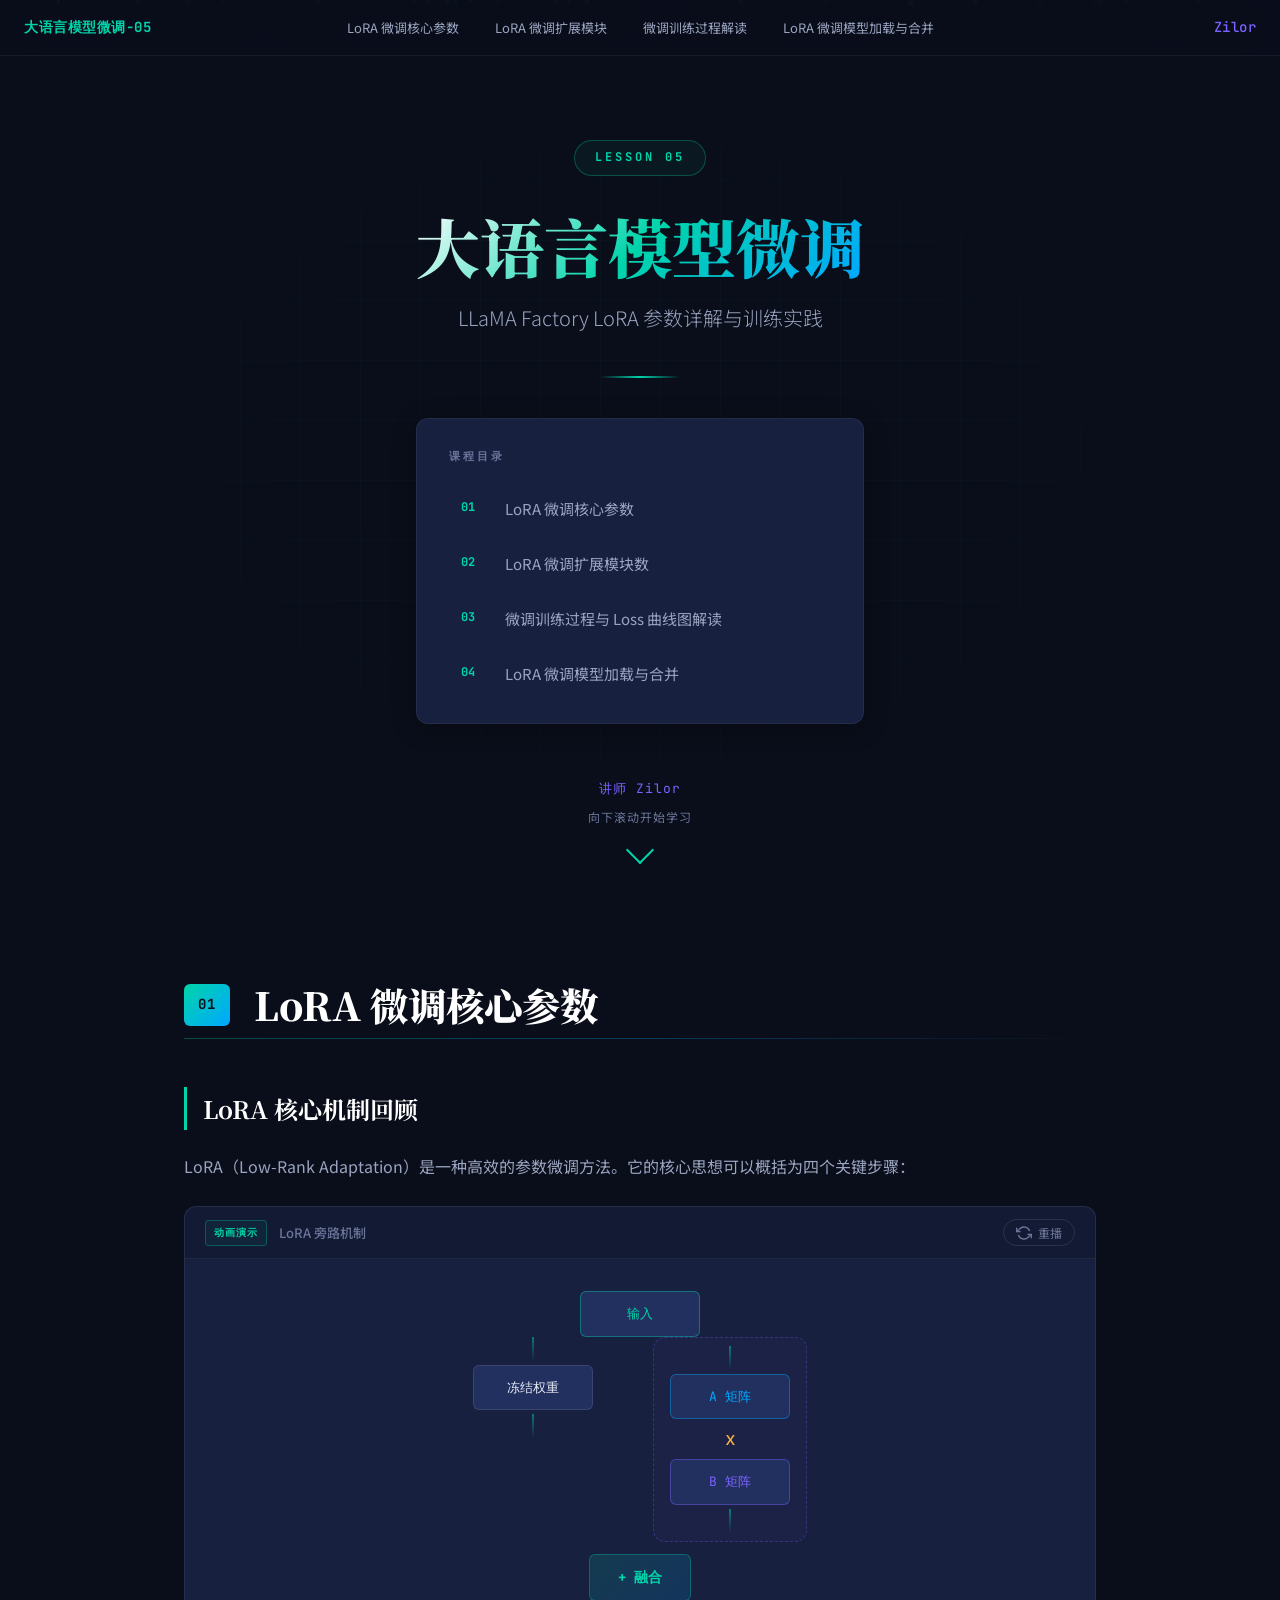
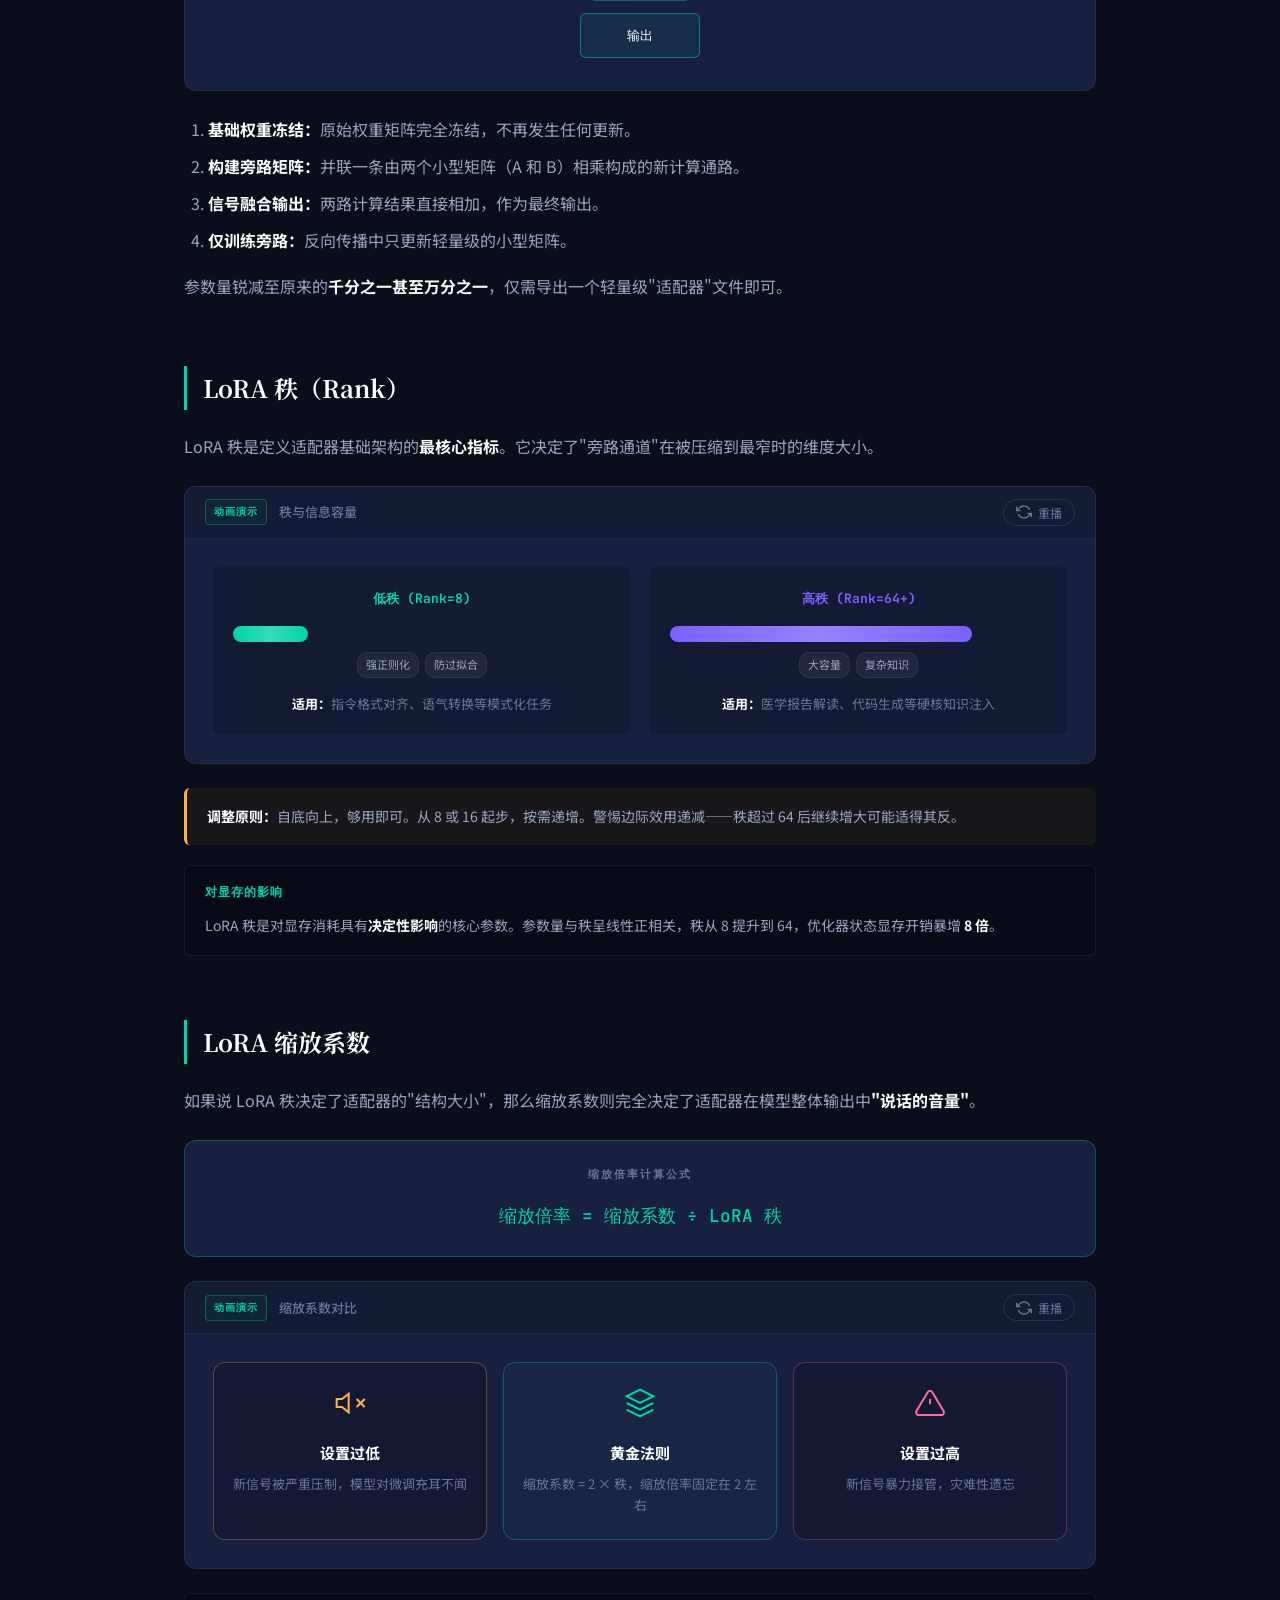
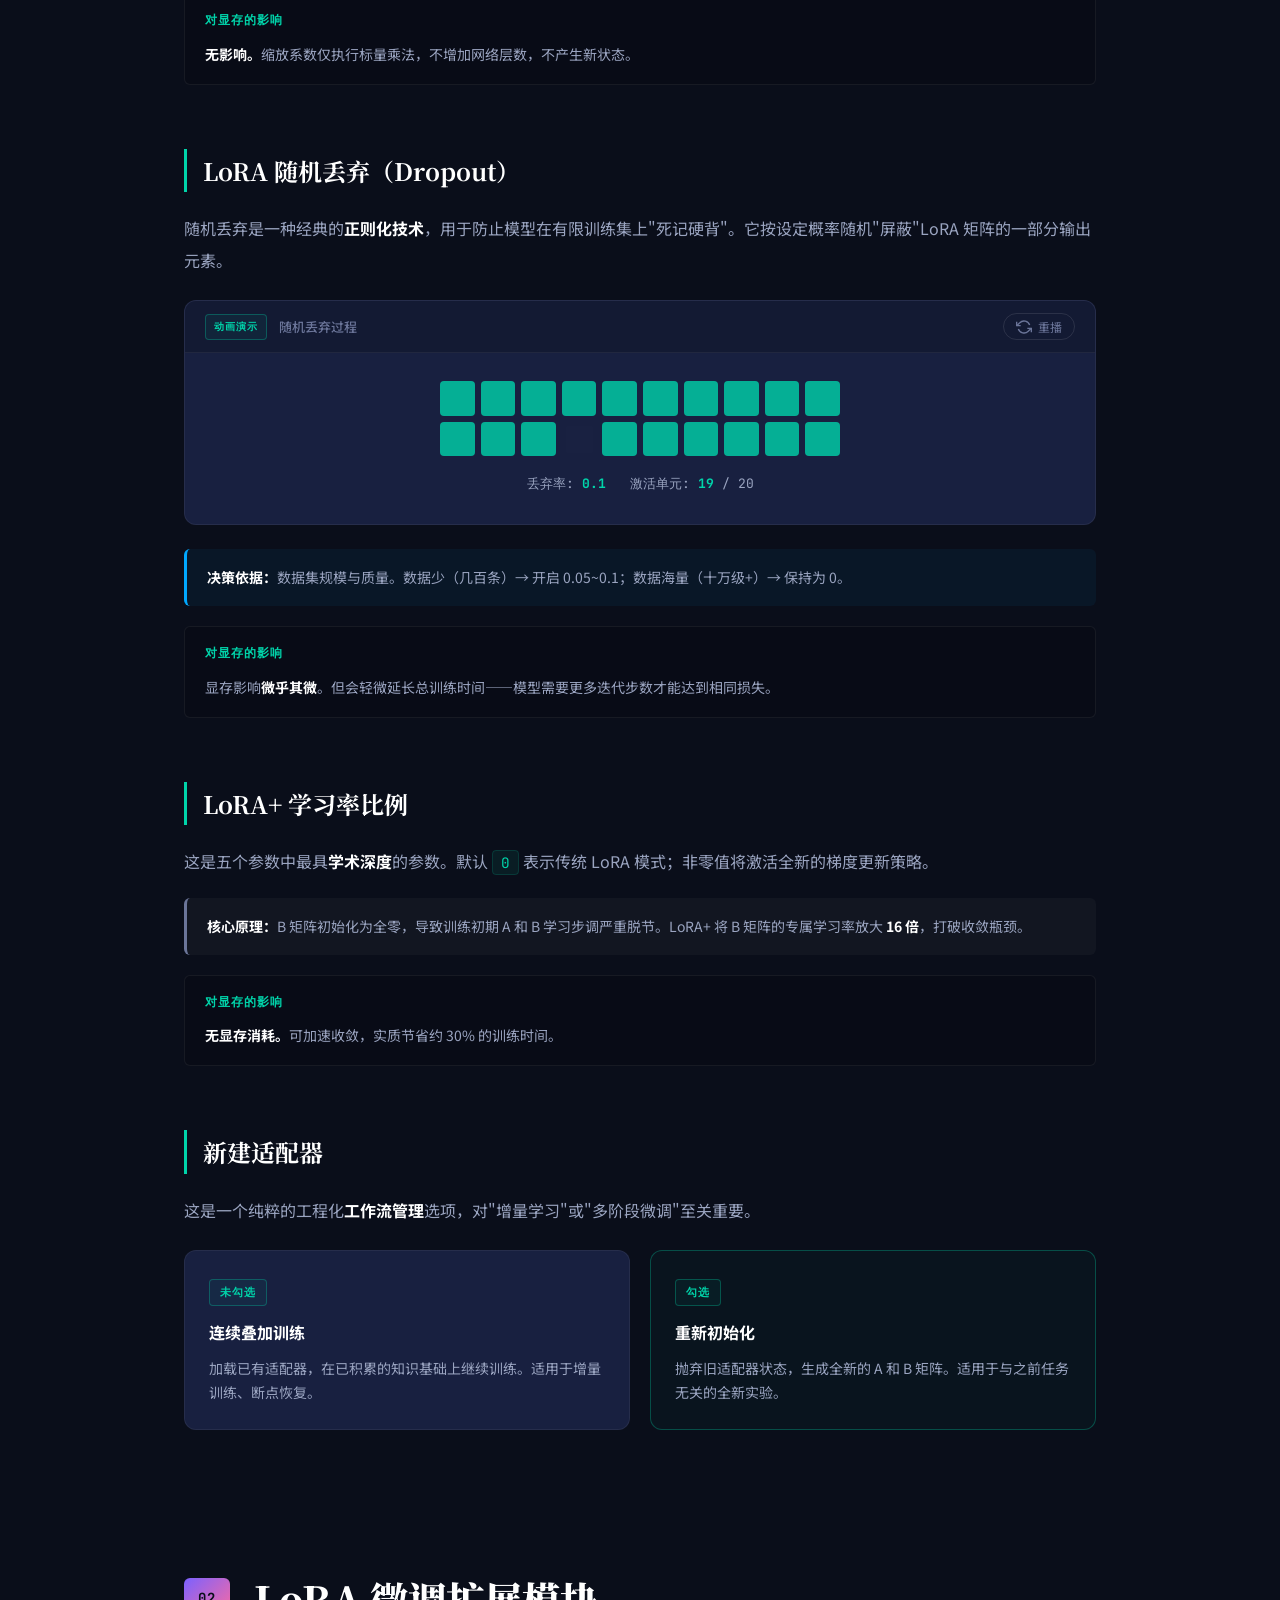
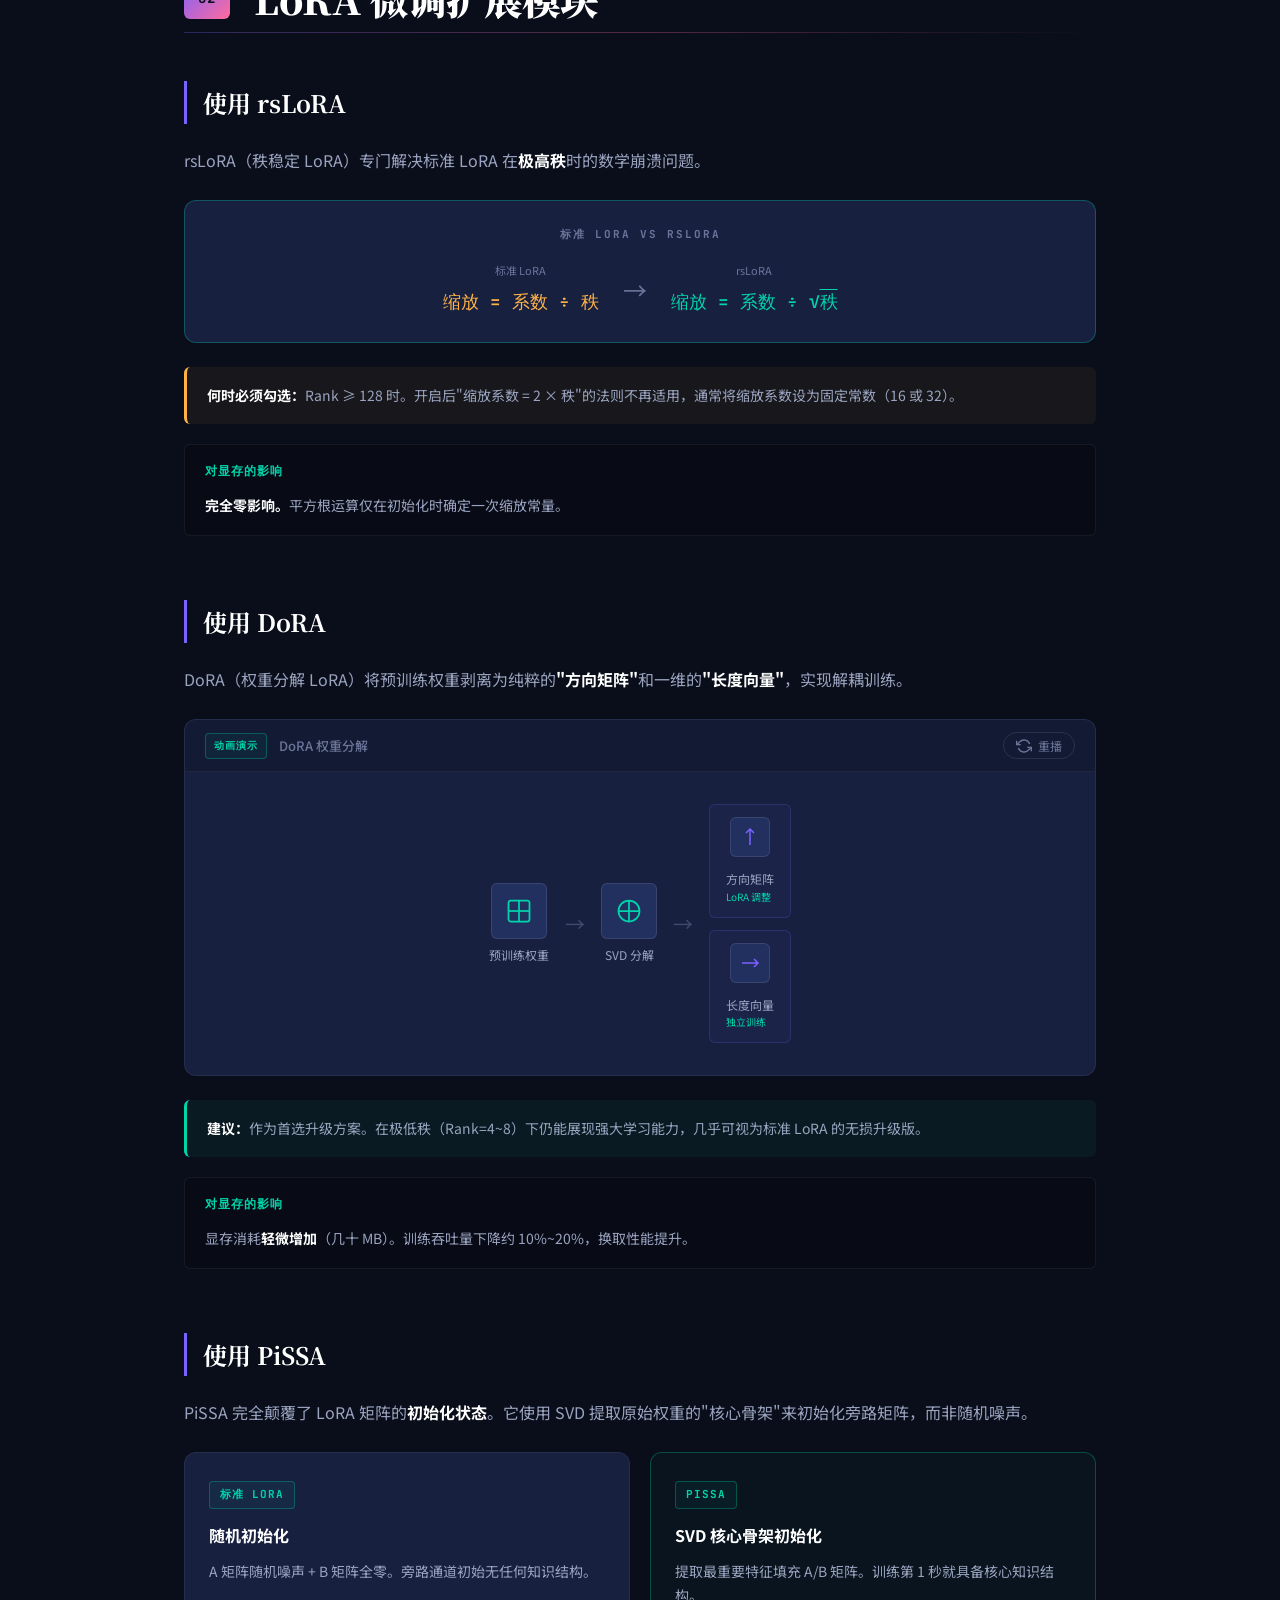
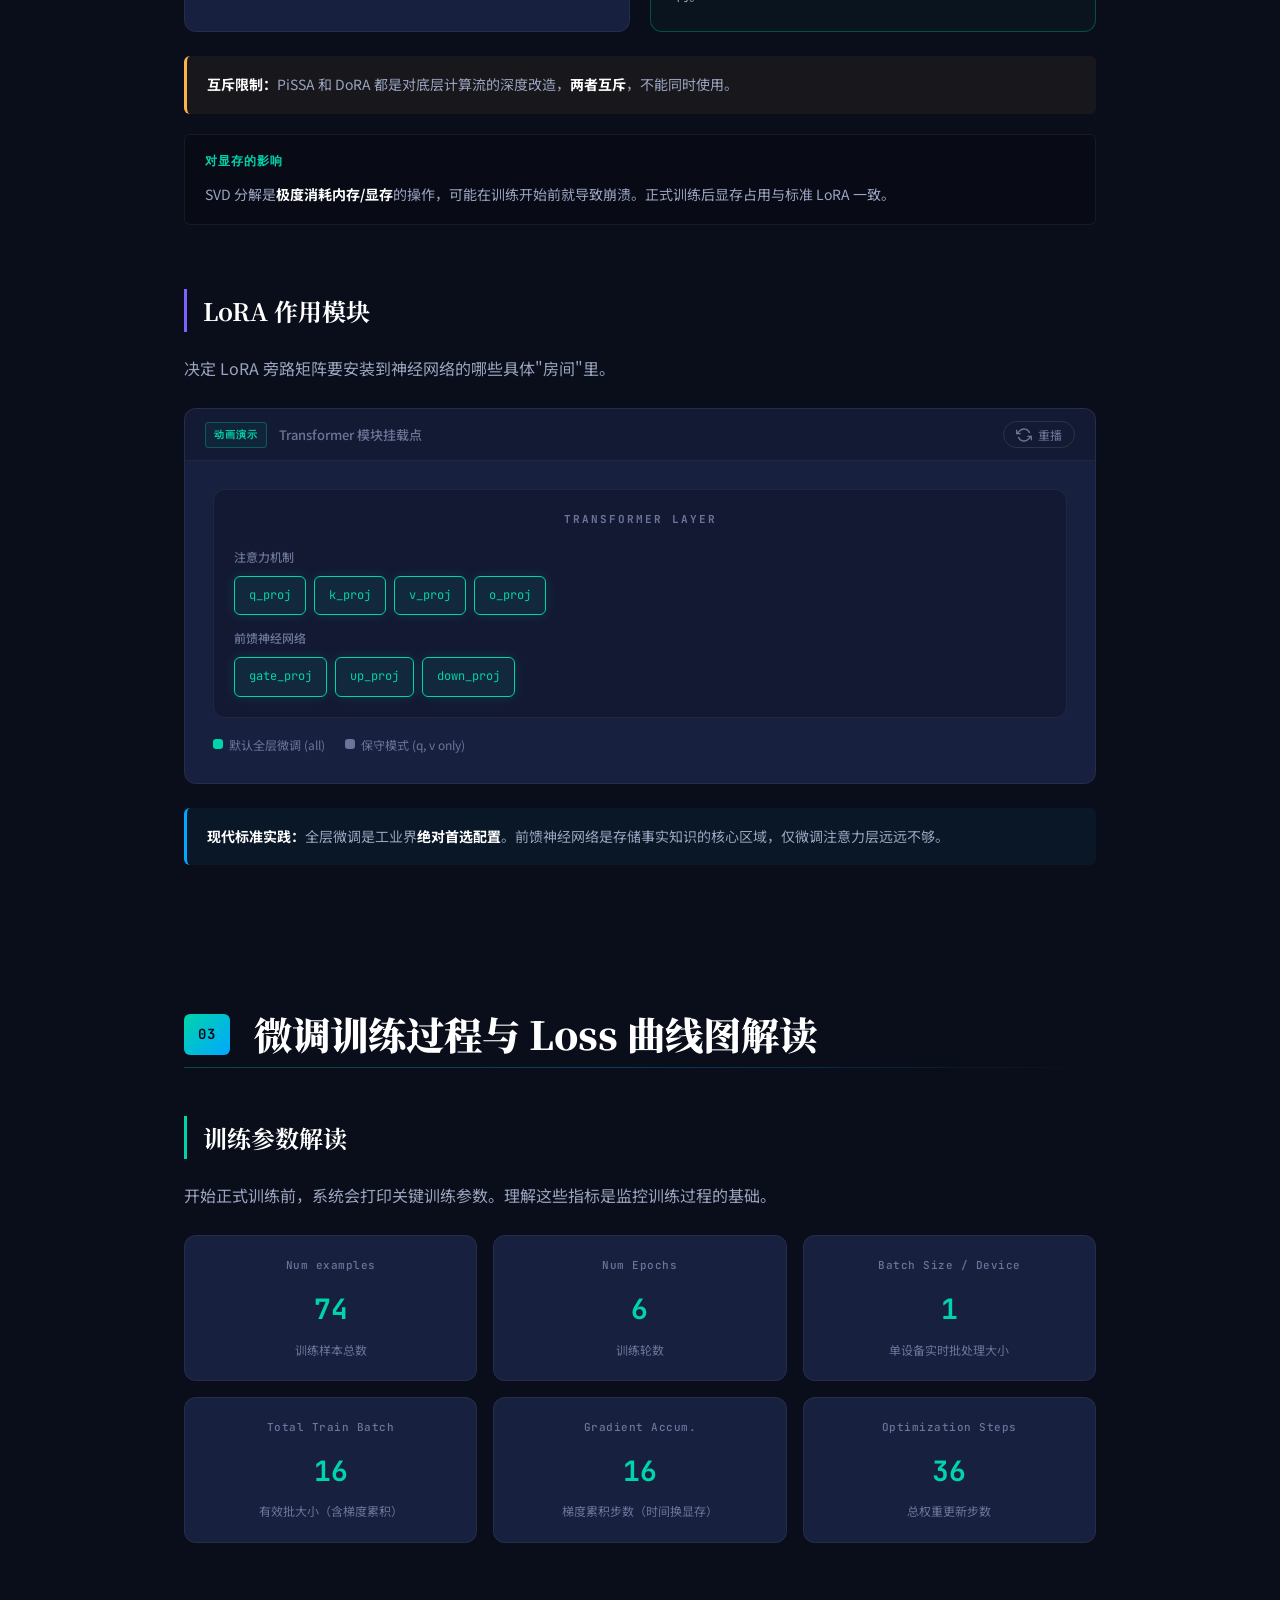
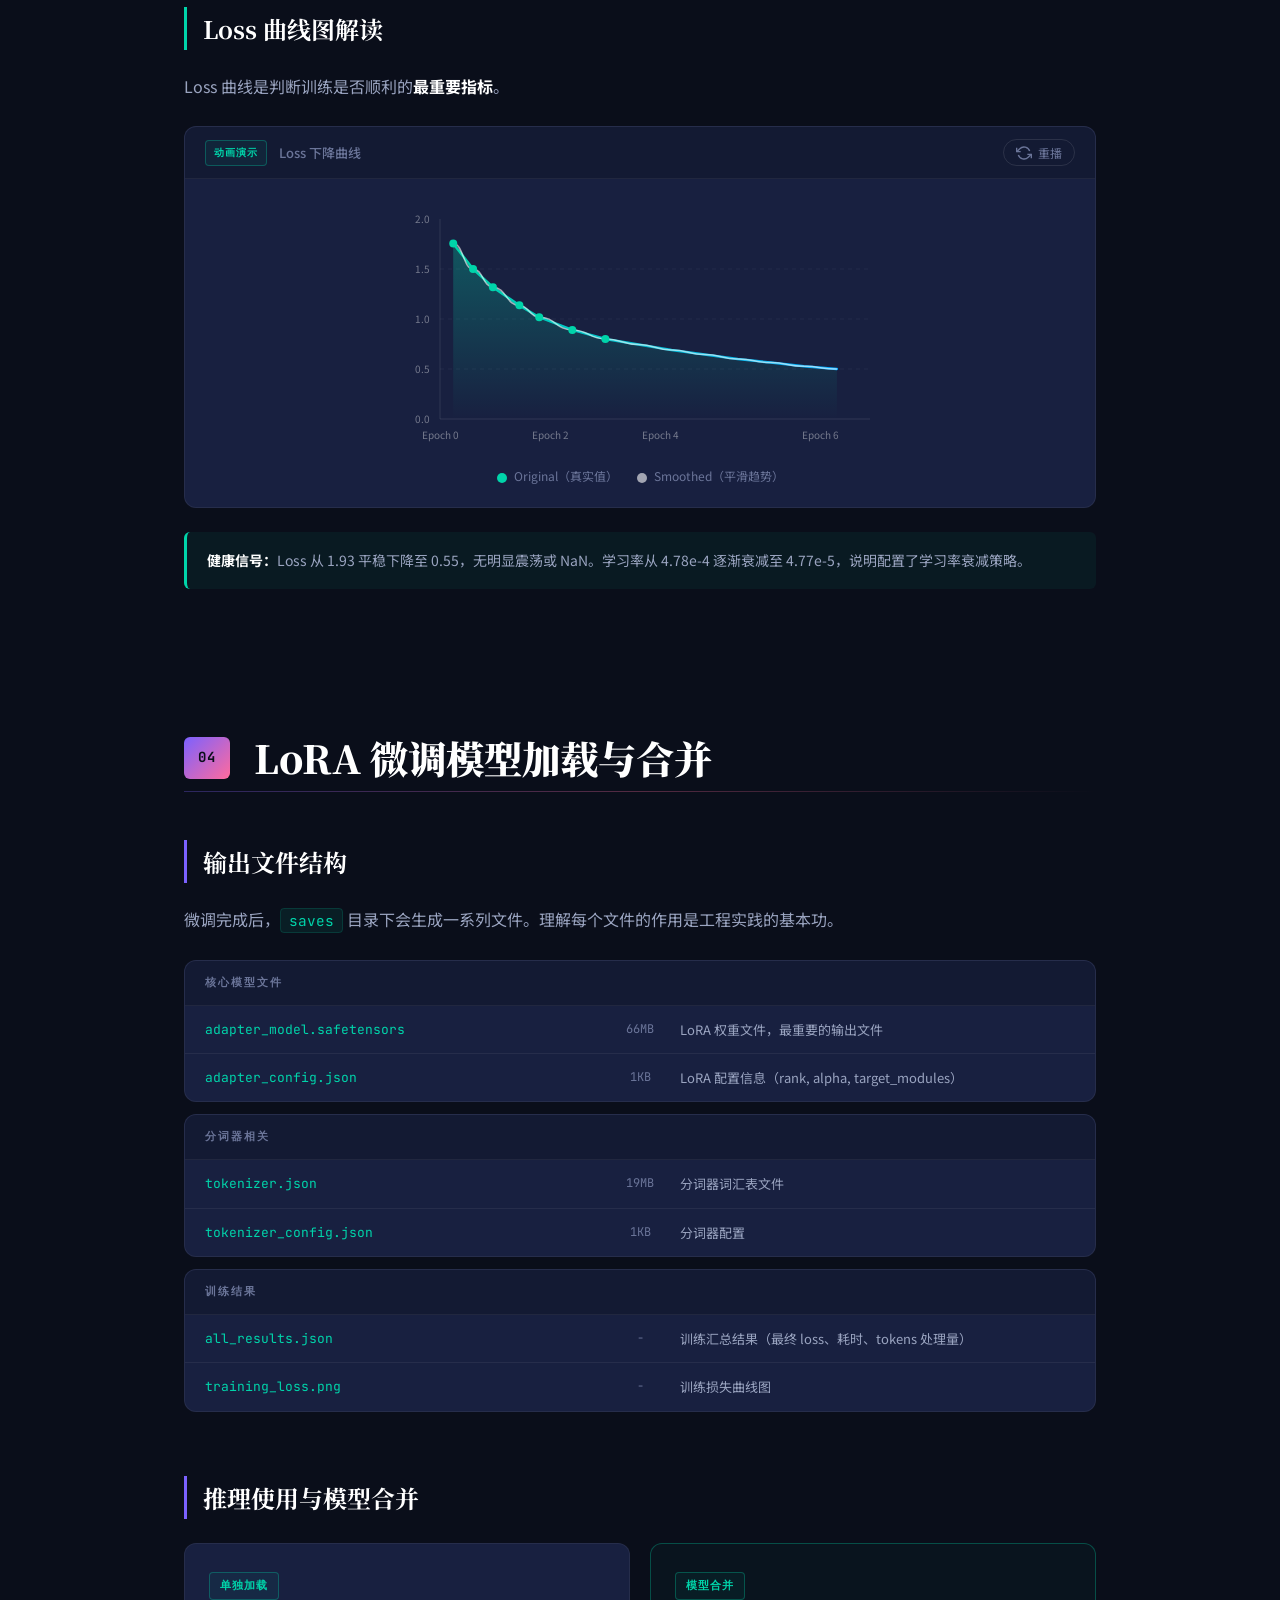
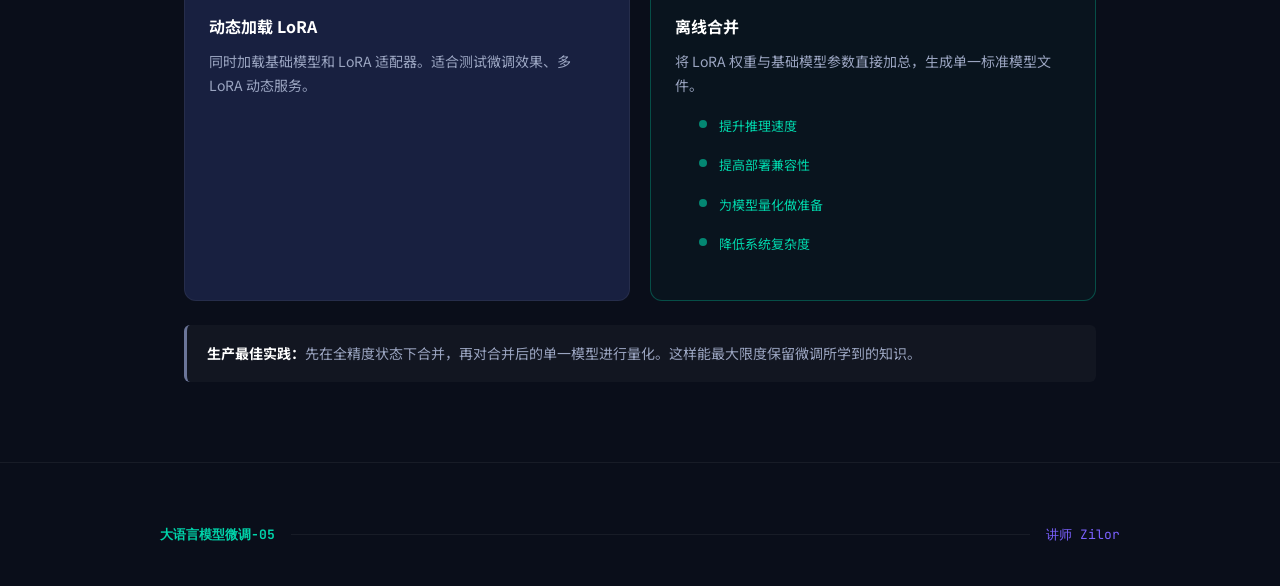
<file: 05/大语言模型微调-05.html>
<!DOCTYPE html>
<html lang="zh-CN">
<head>
  <meta charset="UTF-8">
  <meta name="viewport" content="width=device-width, initial-scale=1.0">
  <title>大语言模型微调-05 | LLaMA Factory LoRA 参数详解</title>
  <link rel="stylesheet" href="assets/styles.css">
  <link href="https://fonts.googleapis.com/css2?family=JetBrains+Mono:wght@400;500;700&family=Noto+Sans+SC:wght@300;400;500;700;900&family=Noto+Serif+SC:wght@400;700&display=swap" rel="stylesheet">
</head>
<body>

  <!-- Fixed Navigation Bar -->
  <nav id="navbar" class="navbar">
    <div class="navbar-brand">大语言模型微调-05</div>
    <div class="navbar-toc">
      <a href="#section-1" class="nav-link">LoRA 微调核心参数</a>
      <a href="#section-2" class="nav-link">LoRA 微调扩展模块</a>
      <a href="#section-3" class="nav-link">微调训练过程解读</a>
      <a href="#section-4" class="nav-link">LoRA 微调模型加载与合并</a>
    </div>
    <div class="navbar-instructor">Zilor</div>
  </nav>

  <!-- Cover Page -->
  <header id="cover" class="cover">
    <div class="cover-grid-bg"></div>
    <div class="cover-particles" id="particles"></div>
    <div class="cover-content">
      <div class="cover-badge">Lesson 05</div>
      <h1 class="cover-title">大语言模型微调</h1>
      <div class="cover-subtitle">LLaMA Factory LoRA 参数详解与训练实践</div>
      <div class="cover-divider"></div>
      <div class="cover-toc">
        <h3 class="toc-heading">课程目录</h3>
        <ol class="toc-list">
          <li><a href="#section-1"><span class="toc-num">01</span> LoRA 微调核心参数</a></li>
          <li><a href="#section-2"><span class="toc-num">02</span> LoRA 微调扩展模块数</a></li>
          <li><a href="#section-3"><span class="toc-num">03</span> 微调训练过程与 Loss 曲线图解读</a></li>
          <li><a href="#section-4"><span class="toc-num">04</span> LoRA 微调模型加载与合并</a></li>
        </ol>
      </div>
      <div class="cover-footer">
        <span class="instructor">讲师 Zilor</span>
      </div>
    </div>
    <div class="scroll-hint">
      <span>向下滚动开始学习</span>
      <div class="scroll-arrow"></div>
    </div>
  </header>

  <!-- Main Content -->
  <main class="main-content">

    <!-- Section 1: LoRA 微调参数 -->
    <section id="section-1" class="chapter">
      <div class="chapter-header">
        <div class="chapter-number">01</div>
        <h2>LoRA 微调核心参数</h2>
      </div>
      <div class="chapter-divider"></div>

      <!-- 1.1 LoRA 核心机制回顾 -->
      <div id="section-1-1" class="subsection reveal">
        <h3>LoRA 核心机制回顾</h3>
        <p>LoRA（Low-Rank Adaptation）是一种高效的参数微调方法。它的核心思想可以概括为四个关键步骤：</p>

        <!-- Animation: LoRA Mechanism -->
        <div class="demo-block">
          <div class="demo-header">
            <span class="demo-tag">动画演示</span>
            <span class="demo-title">LoRA 旁路机制</span>
            <button class="replay-btn" data-demo="lora-mechanism">
              <svg viewBox="0 0 24 24" width="16" height="16" fill="none" stroke="currentColor" stroke-width="2"><path d="M1 4v6h6M23 20v-6h-6"/><path d="M20.49 9A9 9 0 0 0 5.64 5.64L1 10m22 4l-4.64 4.36A9 9 0 0 1 3.51 15"/></svg>
              重播
            </button>
          </div>
          <div class="lora-mechanism-demo" id="lora-mechanism">
            <div class="lora-flow">
              <div class="lora-node input-node">输入</div>
              <div class="lora-split">
                <div class="lora-path frozen-path">
                  <div class="lora-edge edge-top"></div>
                  <div class="lora-node frozen-node">冻结权重</div>
                  <div class="lora-edge edge-bottom"></div>
                </div>
                <div class="lora-path lora-path-side">
                  <div class="lora-edge edge-top"></div>
                  <div class="lora-node lora-a-node">A 矩阵</div>
                  <div class="lora-connector">x</div>
                  <div class="lora-node lora-b-node">B 矩阵</div>
                  <div class="lora-edge edge-bottom"></div>
                </div>
              </div>
              <div class="lora-merge-node">+ 融合</div>
              <div class="lora-node output-node">输出</div>
            </div>
          </div>
        </div>

        <ol class="mechanism-list">
          <li><strong>基础权重冻结：</strong>原始权重矩阵完全冻结，不再发生任何更新。</li>
          <li><strong>构建旁路矩阵：</strong>并联一条由两个小型矩阵（A 和 B）相乘构成的新计算通路。</li>
          <li><strong>信号融合输出：</strong>两路计算结果直接相加，作为最终输出。</li>
          <li><strong>仅训练旁路：</strong>反向传播中只更新轻量级的小型矩阵。</li>
        </ol>
        <p>参数量锐减至原来的<strong>千分之一甚至万分之一</strong>，仅需导出一个轻量级"适配器"文件即可。</p>
      </div>

      <!-- 1.2 LoRA 秩 -->
      <div id="section-1-2" class="subsection reveal">
        <h3>LoRA 秩（Rank）</h3>
        <p>LoRA 秩是定义适配器基础架构的<strong>最核心指标</strong>。它决定了"旁路通道"在被压缩到最窄时的维度大小。</p>

        <!-- Animation: Rank visualization -->
        <div class="demo-block">
          <div class="demo-header">
            <span class="demo-tag">动画演示</span>
            <span class="demo-title">秩与信息容量</span>
            <button class="replay-btn" data-demo="rank-demo">
              <svg viewBox="0 0 24 24" width="16" height="16" fill="none" stroke="currentColor" stroke-width="2"><path d="M1 4v6h6M23 20v-6h-6"/><path d="M20.49 9A9 9 0 0 0 5.64 5.64L1 10m22 4l-4.64 4.36A9 9 0 0 1 3.51 15"/></svg>
              重播
            </button>
          </div>
          <div class="rank-demo" id="rank-demo">
            <div class="rank-comparison">
              <div class="rank-panel low-rank">
                <div class="rank-label">低秩 (Rank=8)</div>
                <div class="rank-channel">
                  <div class="channel-bar" data-width="20"></div>
                  <div class="channel-info">
                    <span class="info-tag">强正则化</span>
                    <span class="info-tag">防过拟合</span>
                  </div>
                </div>
                <div class="rank-usecase">
                  <strong>适用：</strong>指令格式对齐、语气转换等模式化任务
                </div>
              </div>
              <div class="rank-panel high-rank">
                <div class="rank-label">高秩 (Rank=64+)</div>
                <div class="rank-channel">
                  <div class="channel-bar" data-width="80"></div>
                  <div class="channel-info">
                    <span class="info-tag">大容量</span>
                    <span class="info-tag">复杂知识</span>
                  </div>
                </div>
                <div class="rank-usecase">
                  <strong>适用：</strong>医学报告解读、代码生成等硬核知识注入
                </div>
              </div>
            </div>
          </div>
        </div>

        <div class="callout callout-warn">
          <strong>调整原则：</strong>自底向上，够用即可。从 8 或 16 起步，按需递增。警惕边际效用递减——秩超过 64 后继续增大可能适得其反。
        </div>

        <div class="metric-box">
          <div class="metric-title">对显存的影响</div>
          <p>LoRA 秩是对显存消耗具有<strong>决定性影响</strong>的核心参数。参数量与秩呈线性正相关，秩从 8 提升到 64，优化器状态显存开销暴增 <strong>8 倍</strong>。</p>
        </div>
      </div>

      <!-- 1.3 LoRA 缩放系数 -->
      <div id="section-1-3" class="subsection reveal">
        <h3>LoRA 缩放系数</h3>
        <p>如果说 LoRA 秩决定了适配器的"结构大小"，那么缩放系数则完全决定了适配器在模型整体输出中<strong>"说话的音量"</strong>。</p>

        <div class="formula-box">
          <div class="formula-label">缩放倍率计算公式</div>
          <div class="formula">缩放倍率 = 缩放系数 &divide; LoRA 秩</div>
        </div>

        <!-- Animation: Scaling coefficient -->
        <div class="demo-block">
          <div class="demo-header">
            <span class="demo-tag">动画演示</span>
            <span class="demo-title">缩放系数对比</span>
            <button class="replay-btn" data-demo="scale-demo">
              <svg viewBox="0 0 24 24" width="16" height="16" fill="none" stroke="currentColor" stroke-width="2"><path d="M1 4v6h6M23 20v-6h-6"/><path d="M20.49 9A9 9 0 0 0 5.64 5.64L1 10m22 4l-4.64 4.36A9 9 0 0 1 3.51 15"/></svg>
              重播
            </button>
          </div>
          <div class="scale-demo" id="scale-demo">
            <div class="scale-scenarios">
              <div class="scale-card scale-low">
                <div class="scale-icon">
                  <svg viewBox="0 0 24 24" width="32" height="32" fill="none" stroke="currentColor" stroke-width="1.5"><path d="M11 5 6 9H2v6h4l5 4V5z"/><line x1="23" y1="9" x2="17" y2="15"/><line x1="17" y1="9" x2="23" y2="15"/></svg>
                </div>
                <div class="scale-title">设置过低</div>
                <div class="scale-desc">新信号被严重压制，模型对微调充耳不闻</div>
              </div>
              <div class="scale-card scale-golden">
                <div class="scale-icon">
                  <svg viewBox="0 0 24 24" width="32" height="32" fill="none" stroke="currentColor" stroke-width="1.5"><path d="M12 2L2 7l10 5 10-5-10-5zM2 17l10 5 10-5M2 12l10 5 10-5"/></svg>
                </div>
                <div class="scale-title">黄金法则</div>
                <div class="scale-desc">缩放系数 = 2 &times; 秩，缩放倍率固定在 2 左右</div>
              </div>
              <div class="scale-card scale-high">
                <div class="scale-icon">
                  <svg viewBox="0 0 24 24" width="32" height="32" fill="none" stroke="currentColor" stroke-width="1.5"><path d="M10.29 3.86 1.82 18a2 2 0 0 0 1.71 3h16.94a2 2 0 0 0 1.71-3L13.71 3.86a2 2 0 0 0-3.42 0z"/><line x1="12" y1="9" x2="12" y2="13"/><line x1="12" y1="17" x2="12.01" y2="17"/></svg>
                </div>
                <div class="scale-title">设置过高</div>
                <div class="scale-desc">新信号暴力接管，灾难性遗忘</div>
              </div>
            </div>
          </div>
        </div>

        <div class="metric-box">
          <div class="metric-title">对显存的影响</div>
          <p><strong>无影响。</strong>缩放系数仅执行标量乘法，不增加网络层数，不产生新状态。</p>
        </div>
      </div>

      <!-- 1.4 LoRA 随机丢弃 -->
      <div id="section-1-4" class="subsection reveal">
        <h3>LoRA 随机丢弃（Dropout）</h3>
        <p>随机丢弃是一种经典的<strong>正则化技术</strong>，用于防止模型在有限训练集上"死记硬背"。它按设定概率随机"屏蔽"LoRA 矩阵的一部分输出元素。</p>

        <!-- Animation: Dropout -->
        <div class="demo-block">
          <div class="demo-header">
            <span class="demo-tag">动画演示</span>
            <span class="demo-title">随机丢弃过程</span>
            <button class="replay-btn" data-demo="dropout-demo">
              <svg viewBox="0 0 24 24" width="16" height="16" fill="none" stroke="currentColor" stroke-width="2"><path d="M1 4v6h6M23 20v-6h-6"/><path d="M20.49 9A9 9 0 0 0 5.64 5.64L1 10m22 4l-4.64 4.36A9 9 0 0 1 3.51 15"/></svg>
              重播
            </button>
          </div>
          <div class="dropout-demo" id="dropout-demo">
            <div class="dropout-grid" id="dropout-grid"></div>
            <div class="dropout-info">
              <span>丢弃率: <strong id="dropout-rate">0.1</strong></span>
              <span>激活单元: <strong id="dropout-active">18</strong> / 20</span>
            </div>
          </div>
        </div>

        <div class="callout callout-info">
          <strong>决策依据：</strong>数据集规模与质量。数据少（几百条）→ 开启 0.05~0.1；数据海量（十万级+）→ 保持为 0。
        </div>

        <div class="metric-box">
          <div class="metric-title">对显存的影响</div>
          <p>显存影响<strong>微乎其微</strong>。但会轻微延长总训练时间——模型需要更多迭代步数才能达到相同损失。</p>
        </div>
      </div>

      <!-- 1.5 LoRA+ 学习率比例 -->
      <div id="section-1-5" class="subsection reveal">
        <h3>LoRA+ 学习率比例</h3>
        <p>这是五个参数中最具<strong>学术深度</strong>的参数。默认 <code>0</code> 表示传统 LoRA 模式；非零值将激活全新的梯度更新策略。</p>

        <div class="callout callout-dark">
          <strong>核心原理：</strong>B 矩阵初始化为全零，导致训练初期 A 和 B 学习步调严重脱节。LoRA+ 将 B 矩阵的专属学习率放大 <strong>16 倍</strong>，打破收敛瓶颈。
        </div>

        <div class="metric-box">
          <div class="metric-title">对显存的影响</div>
          <p><strong>无显存消耗。</strong>可加速收敛，实质节省约 30% 的训练时间。</p>
        </div>
      </div>

      <!-- 1.6 新建适配器 -->
      <div id="section-1-6" class="subsection reveal">
        <h3>新建适配器</h3>
        <p>这是一个纯粹的工程化<strong>工作流管理</strong>选项，对"增量学习"或"多阶段微调"至关重要。</p>

        <div class="comparison-box">
          <div class="comparison-item">
            <div class="comp-badge">未勾选</div>
            <h4>连续叠加训练</h4>
            <p>加载已有适配器，在已积累的知识基础上继续训练。适用于增量训练、断点恢复。</p>
          </div>
          <div class="comparison-item highlight">
            <div class="comp-badge">勾选</div>
            <h4>重新初始化</h4>
            <p>抛弃旧适配器状态，生成全新的 A 和 B 矩阵。适用于与之前任务无关的全新实验。</p>
          </div>
        </div>
      </div>
    </section>

    <!-- Section 2: LoRA 高级参数 -->
    <section id="section-2" class="chapter chapter-alt">
      <div class="chapter-header">
        <div class="chapter-number">02</div>
        <h2>LoRA 微调扩展模块</h2>
      </div>
      <div class="chapter-divider"></div>

      <!-- 2.1 rsLoRA -->
      <div id="section-2-1" class="subsection reveal">
        <h3>使用 rsLoRA</h3>
        <p>rsLoRA（秩稳定 LoRA）专门解决标准 LoRA 在<strong>极高秩</strong>时的数学崩溃问题。</p>

        <div class="formula-box">
          <div class="formula-label">标准 LoRA vs rsLoRA</div>
          <div class="formula-compare">
            <div class="formula-old">
              <div class="formula-label-small">标准 LoRA</div>
              <div class="formula">缩放 = 系数 &divide; 秩</div>
            </div>
            <div class="formula-arrow">&rarr;</div>
            <div class="formula-new">
              <div class="formula-label-small">rsLoRA</div>
              <div class="formula">缩放 = 系数 &divide; &radic;<span class="sqrt-line">秩</span></div>
            </div>
          </div>
        </div>

        <div class="callout callout-warn">
          <strong>何时必须勾选：</strong>Rank &ge; 128 时。开启后"缩放系数 = 2 &times; 秩"的法则不再适用，通常将缩放系数设为固定常数（16 或 32）。
        </div>

        <div class="metric-box">
          <div class="metric-title">对显存的影响</div>
          <p><strong>完全零影响。</strong>平方根运算仅在初始化时确定一次缩放常量。</p>
        </div>
      </div>

      <!-- 2.2 DoRA -->
      <div id="section-2-2" class="subsection reveal">
        <h3>使用 DoRA</h3>
        <p>DoRA（权重分解 LoRA）将预训练权重剥离为纯粹的<strong>"方向矩阵"</strong>和一维的<strong>"长度向量"</strong>，实现解耦训练。</p>

        <!-- Animation: DoRA decomposition -->
        <div class="demo-block">
          <div class="demo-header">
            <span class="demo-tag">动画演示</span>
            <span class="demo-title">DoRA 权重分解</span>
            <button class="replay-btn" data-demo="dora-demo">
              <svg viewBox="0 0 24 24" width="16" height="16" fill="none" stroke="currentColor" stroke-width="2"><path d="M1 4v6h6M23 20v-6h-6"/><path d="M20.49 9A9 9 0 0 0 5.64 5.64L1 10m22 4l-4.64 4.36A9 9 0 0 1 3.51 15"/></svg>
              重播
            </button>
          </div>
          <div class="dora-demo" id="dora-demo">
            <div class="dora-flow">
              <div class="dora-step">
                <div class="dora-icon">
                  <svg viewBox="0 0 24 24" width="28" height="28" fill="none" stroke="currentColor" stroke-width="1.5"><rect x="3" y="3" width="18" height="18" rx="2"/><line x1="3" y1="12" x2="21" y2="12"/><line x1="12" y1="3" x2="12" y2="21"/></svg>
                </div>
                <div class="dora-label">预训练权重</div>
              </div>
              <div class="dora-arrow">&rarr;</div>
              <div class="dora-step">
                <div class="dora-icon">
                  <svg viewBox="0 0 24 24" width="28" height="28" fill="none" stroke="currentColor" stroke-width="1.5"><circle cx="12" cy="12" r="9"/><path d="M12 3v18M3 12h18"/></svg>
                </div>
                <div class="dora-label">SVD 分解</div>
              </div>
              <div class="dora-arrow">&rarr;</div>
              <div class="dora-split">
                <div class="dora-branch">
                  <div class="dora-icon">
                    <svg viewBox="0 0 24 24" width="24" height="24" fill="none" stroke="currentColor" stroke-width="1.5"><path d="M12 20V4M8 8l4-4 4 4"/></svg>
                  </div>
                  <div class="dora-label">方向矩阵<br><small>LoRA 调整</small></div>
                </div>
                <div class="dora-branch">
                  <div class="dora-icon">
                    <svg viewBox="0 0 24 24" width="24" height="24" fill="none" stroke="currentColor" stroke-width="1.5"><path d="M4 12h16M16 8l4 4-4 4"/></svg>
                  </div>
                  <div class="dora-label">长度向量<br><small>独立训练</small></div>
                </div>
              </div>
            </div>
          </div>
        </div>

        <div class="callout callout-success">
          <strong>建议：</strong>作为首选升级方案。在极低秩（Rank=4~8）下仍能展现强大学习能力，几乎可视为标准 LoRA 的无损升级版。
        </div>

        <div class="metric-box">
          <div class="metric-title">对显存的影响</div>
          <p>显存消耗<strong>轻微增加</strong>（几十 MB）。训练吞吐量下降约 10%~20%，换取性能提升。</p>
        </div>
      </div>

      <!-- 2.3 PiSSA -->
      <div id="section-2-3" class="subsection reveal">
        <h3>使用 PiSSA</h3>
        <p>PiSSA 完全颠覆了 LoRA 矩阵的<strong>初始化状态</strong>。它使用 SVD 提取原始权重的"核心骨架"来初始化旁路矩阵，而非随机噪声。</p>

        <div class="comparison-box">
          <div class="comparison-item">
            <div class="comp-badge">标准 LoRA</div>
            <h4>随机初始化</h4>
            <p>A 矩阵随机噪声 + B 矩阵全零。旁路通道初始无任何知识结构。</p>
          </div>
          <div class="comparison-item highlight">
            <div class="comp-badge">PiSSA</div>
            <h4>SVD 核心骨架初始化</h4>
            <p>提取最重要特征填充 A/B 矩阵。训练第 1 秒就具备核心知识结构。</p>
          </div>
        </div>

        <div class="callout callout-warn">
          <strong>互斥限制：</strong>PiSSA 和 DoRA 都是对底层计算流的深度改造，<strong>两者互斥</strong>，不能同时使用。
        </div>

        <div class="metric-box">
          <div class="metric-title">对显存的影响</div>
          <p>SVD 分解是<strong>极度消耗内存/显存</strong>的操作，可能在训练开始前就导致崩溃。正式训练后显存占用与标准 LoRA 一致。</p>
        </div>
      </div>

      <!-- 2.4 LoRA 作用模块 -->
      <div id="section-2-4" class="subsection reveal">
        <h3>LoRA 作用模块</h3>
        <p>决定 LoRA 旁路矩阵要安装到神经网络的哪些具体"房间"里。</p>

        <!-- Animation: Transformer modules -->
        <div class="demo-block">
          <div class="demo-header">
            <span class="demo-tag">动画演示</span>
            <span class="demo-title">Transformer 模块挂载点</span>
            <button class="replay-btn" data-demo="module-demo">
              <svg viewBox="0 0 24 24" width="16" height="16" fill="none" stroke="currentColor" stroke-width="2"><path d="M1 4v6h6M23 20v-6h-6"/><path d="M20.49 9A9 9 0 0 0 5.64 5.64L1 10m22 4l-4.64 4.36A9 9 0 0 1 3.51 15"/></svg>
              重播
            </button>
          </div>
          <div class="module-demo" id="module-demo">
            <div class="transformer-block">
              <div class="block-label">Transformer Layer</div>
              <div class="block-section attn-section">
                <div class="block-label-small">注意力机制</div>
                <div class="module-cells">
                  <div class="module-cell" data-module="q_proj">q_proj</div>
                  <div class="module-cell" data-module="k_proj">k_proj</div>
                  <div class="module-cell" data-module="v_proj">v_proj</div>
                  <div class="module-cell" data-module="o_proj">o_proj</div>
                </div>
              </div>
              <div class="block-section ffn-section">
                <div class="block-label-small">前馈神经网络</div>
                <div class="module-cells">
                  <div class="module-cell" data-module="gate_proj">gate_proj</div>
                  <div class="module-cell" data-module="up_proj">up_proj</div>
                  <div class="module-cell" data-module="down_proj">down_proj</div>
                </div>
              </div>
            </div>
            <div class="module-legend">
              <span class="legend-item active">默认全层微调 (all)</span>
              <span class="legend-item conservative">保守模式 (q, v only)</span>
            </div>
          </div>
        </div>

        <div class="callout callout-info">
          <strong>现代标准实践：</strong>全层微调是工业界<strong>绝对首选配置</strong>。前馈神经网络是存储事实知识的核心区域，仅微调注意力层远远不够。
        </div>
      </div>
    </section>

    <!-- Section 3: 训练过程与 Loss 曲线图解读 -->
    <section id="section-3" class="chapter">
      <div class="chapter-header">
        <div class="chapter-number">03</div>
        <h2>微调训练过程与 Loss 曲线图解读</h2>
      </div>
      <div class="chapter-divider"></div>

      <div id="section-3-1" class="subsection reveal">
        <h3>训练参数解读</h3>
        <p>开始正式训练前，系统会打印关键训练参数。理解这些指标是监控训练过程的基础。</p>

        <div class="params-grid">
          <div class="param-card">
            <div class="param-name">Num examples</div>
            <div class="param-value">74</div>
            <div class="param-desc">训练样本总数</div>
          </div>
          <div class="param-card">
            <div class="param-name">Num Epochs</div>
            <div class="param-value">6</div>
            <div class="param-desc">训练轮数</div>
          </div>
          <div class="param-card">
            <div class="param-name">Batch Size / Device</div>
            <div class="param-value">1</div>
            <div class="param-desc">单设备实时批处理大小</div>
          </div>
          <div class="param-card">
            <div class="param-name">Total Train Batch</div>
            <div class="param-value">16</div>
            <div class="param-desc">有效批大小（含梯度累积）</div>
          </div>
          <div class="param-card">
            <div class="param-name">Gradient Accum.</div>
            <div class="param-value">16</div>
            <div class="param-desc">梯度累积步数（时间换显存）</div>
          </div>
          <div class="param-card">
            <div class="param-name">Optimization Steps</div>
            <div class="param-value">36</div>
            <div class="param-desc">总权重更新步数</div>
          </div>
        </div>
      </div>

      <div id="section-3-2" class="subsection reveal">
        <h3>Loss 曲线图解读</h3>
        <p>Loss 曲线是判断训练是否顺利的<strong>最重要指标</strong>。</p>

        <!-- Animation: Loss curve -->
        <div class="demo-block">
          <div class="demo-header">
            <span class="demo-tag">动画演示</span>
            <span class="demo-title">Loss 下降曲线</span>
            <button class="replay-btn" data-demo="loss-demo">
              <svg viewBox="0 0 24 24" width="16" height="16" fill="none" stroke="currentColor" stroke-width="2"><path d="M1 4v6h6M23 20v-6h-6"/><path d="M20.49 9A9 9 0 0 0 5.64 5.64L1 10m22 4l-4.64 4.36A9 9 0 0 1 3.51 15"/></svg>
              重播
            </button>
          </div>
          <div class="loss-demo" id="loss-demo">
            <svg class="loss-chart" viewBox="0 0 500 250" id="loss-chart">
              <defs>
                <linearGradient id="lineGrad" x1="0%" y1="0%" x2="100%" y2="0%">
                  <stop offset="0%" style="stop-color:#00d4aa"/>
                  <stop offset="100%" style="stop-color:#00a8ff"/>
                </linearGradient>
                <linearGradient id="areaGrad" x1="0%" y1="0%" x2="0%" y2="100%">
                  <stop offset="0%" style="stop-color:#00d4aa;stop-opacity:0.3"/>
                  <stop offset="100%" style="stop-color:#00d4aa;stop-opacity:0"/>
                </linearGradient>
              </defs>
              <!-- Grid -->
              <line x1="50" y1="20" x2="50" y2="220" stroke="rgba(255,255,255,0.1)" stroke-width="1"/>
              <line x1="50" y1="220" x2="480" y2="220" stroke="rgba(255,255,255,0.1)" stroke-width="1"/>
              <line x1="50" y1="70" x2="480" y2="70" stroke="rgba(255,255,255,0.05)" stroke-width="1" stroke-dasharray="4,4"/>
              <line x1="50" y1="120" x2="480" y2="120" stroke="rgba(255,255,255,0.05)" stroke-width="1" stroke-dasharray="4,4"/>
              <line x1="50" y1="170" x2="480" y2="170" stroke="rgba(255,255,255,0.05)" stroke-width="1" stroke-dasharray="4,4"/>
              <!-- Y axis labels -->
              <text x="40" y="24" text-anchor="end" fill="rgba(255,255,255,0.4)" font-size="10">2.0</text>
              <text x="40" y="74" text-anchor="end" fill="rgba(255,255,255,0.4)" font-size="10">1.5</text>
              <text x="40" y="124" text-anchor="end" fill="rgba(255,255,255,0.4)" font-size="10">1.0</text>
              <text x="40" y="174" text-anchor="end" fill="rgba(255,255,255,0.4)" font-size="10">0.5</text>
              <text x="40" y="224" text-anchor="end" fill="rgba(255,255,255,0.4)" font-size="10">0.0</text>
              <!-- X axis labels -->
              <text x="50" y="240" text-anchor="middle" fill="rgba(255,255,255,0.4)" font-size="10">Epoch 0</text>
              <text x="160" y="240" text-anchor="middle" fill="rgba(255,255,255,0.4)" font-size="10">Epoch 2</text>
              <text x="270" y="240" text-anchor="middle" fill="rgba(255,255,255,0.4)" font-size="10">Epoch 4</text>
              <text x="430" y="240" text-anchor="middle" fill="rgba(255,255,255,0.4)" font-size="10">Epoch 6</text>
              <!-- Chart elements (animated) -->
              <path class="loss-area" id="loss-area" fill="url(#areaGrad)" d=""/>
              <path class="loss-line" id="loss-line" fill="none" stroke="url(#lineGrad)" stroke-width="2.5" stroke-linecap="round" stroke-linejoin="round" d=""/>
              <path class="loss-smooth" id="loss-smooth" fill="none" stroke="rgba(255,255,255,0.6)" stroke-width="1.5" stroke-dasharray="4,4" d=""/>
              <!-- Data points -->
              <g class="loss-points" id="loss-points"></g>
            </svg>
            <div class="loss-legend">
              <span class="legend-dot original"></span> Original（真实值）
              <span class="legend-dot smoothed" style="margin-left: 16px;"></span> Smoothed（平滑趋势）
            </div>
          </div>
        </div>

        <div class="callout callout-success">
          <strong>健康信号：</strong>Loss 从 1.93 平稳下降至 0.55，无明显震荡或 NaN。学习率从 4.78e-4 逐渐衰减至 4.77e-5，说明配置了学习率衰减策略。
        </div>
      </div>
    </section>

    <!-- Section 4: 微调模型加载与合并 -->
    <section id="section-4" class="chapter chapter-alt">
      <div class="chapter-header">
        <div class="chapter-number">04</div>
        <h2>LoRA 微调模型加载与合并</h2>
      </div>
      <div class="chapter-divider"></div>

      <div id="section-4-1" class="subsection reveal">
        <h3>输出文件结构</h3>
        <p>微调完成后，<code>saves</code> 目录下会生成一系列文件。理解每个文件的作用是工程实践的基本功。</p>

        <div class="file-table">
          <div class="file-category">
            <div class="file-category-title">核心模型文件</div>
            <div class="file-row">
              <span class="file-name">adapter_model.safetensors</span>
              <span class="file-size">66MB</span>
              <span class="file-desc">LoRA 权重文件，最重要的输出文件</span>
            </div>
            <div class="file-row">
              <span class="file-name">adapter_config.json</span>
              <span class="file-size">1KB</span>
              <span class="file-desc">LoRA 配置信息（rank, alpha, target_modules）</span>
            </div>
          </div>
          <div class="file-category">
            <div class="file-category-title">分词器相关</div>
            <div class="file-row">
              <span class="file-name">tokenizer.json</span>
              <span class="file-size">19MB</span>
              <span class="file-desc">分词器词汇表文件</span>
            </div>
            <div class="file-row">
              <span class="file-name">tokenizer_config.json</span>
              <span class="file-size">1KB</span>
              <span class="file-desc">分词器配置</span>
            </div>
          </div>
          <div class="file-category">
            <div class="file-category-title">训练结果</div>
            <div class="file-row">
              <span class="file-name">all_results.json</span>
              <span class="file-size">-</span>
              <span class="file-desc">训练汇总结果（最终 loss、耗时、tokens 处理量）</span>
            </div>
            <div class="file-row">
              <span class="file-name">training_loss.png</span>
              <span class="file-size">-</span>
              <span class="file-desc">训练损失曲线图</span>
            </div>
          </div>
        </div>
      </div>

      <div id="section-4-2" class="subsection reveal">
        <h3>推理使用与模型合并</h3>

        <div class="comparison-box">
          <div class="comparison-item">
            <div class="comp-badge">单独加载</div>
            <h4>动态加载 LoRA</h4>
            <p>同时加载基础模型和 LoRA 适配器。适合测试微调效果、多 LoRA 动态服务。</p>
          </div>
          <div class="comparison-item highlight">
            <div class="comp-badge">模型合并</div>
            <h4>离线合并</h4>
            <p>将 LoRA 权重与基础模型参数直接加总，生成单一标准模型文件。</p>
            <ul class="merge-benefits">
              <li>提升推理速度</li>
              <li>提高部署兼容性</li>
              <li>为模型量化做准备</li>
              <li>降低系统复杂度</li>
            </ul>
          </div>
        </div>

        <div class="callout callout-dark">
          <strong>生产最佳实践：</strong>先在全精度状态下合并，再对合并后的单一模型进行量化。这样能最大限度保留微调所学到的知识。
        </div>
      </div>
    </section>

  </main>

  <!-- Footer -->
  <footer class="site-footer">
    <div class="footer-content">
      <div class="footer-brand">大语言模型微调-05</div>
      <div class="footer-divider"></div>
      <div class="footer-instructor">讲师 Zilor</div>
    </div>
  </footer>

  <script src="assets/script.js"></script>
</body>
</html>
</file>
<file: 01/assets/style.css>
/* =============================================
   大语言模型微调-01 · 教学演示样式
   ============================================= */

@import url('https://fonts.googleapis.com/css2?family=JetBrains+Mono:wght@300;400;600;700&family=Noto+Serif+SC:wght@300;400;600;700;900&display=swap');

/* ---- CSS Variables ---- */
:root {
  --bg-deep:     #070d1a;
  --bg-card:     #0d1829;
  --bg-panel:    #111f35;
  --border:      #1a3050;
  --border-glow: #0e6eb4;
  --cyan:        #00d4ff;
  --cyan-dim:    #0096cc;
  --gold:        #f5c842;
  --green:       #39d98a;
  --orange:      #ff7b2c;
  --red:         #ff4757;
  --text-primary:   #e8f0fe;
  --text-secondary: #8ca0ba;
  --text-muted:     #445566;
  --font-mono: 'JetBrains Mono', 'Courier New', monospace;
  --font-serif: 'Noto Serif SC', 'STSong', serif;
  --transition: 0.35s cubic-bezier(.4,0,.2,1);
  --radius: 6px;
}

/* ---- Reset & Base ---- */
*, *::before, *::after { box-sizing: border-box; margin: 0; padding: 0; }

html { scroll-behavior: smooth; font-size: 16px; }

body {
  background: var(--bg-deep);
  color: var(--text-primary);
  font-family: var(--font-serif);
  line-height: 1.8;
  overflow-x: hidden;
}

/* ---- Scrollbar ---- */
::-webkit-scrollbar { width: 6px; }
::-webkit-scrollbar-track { background: var(--bg-deep); }
::-webkit-scrollbar-thumb { background: var(--border-glow); border-radius: 3px; }

/* =============================================
   GRID BACKGROUND
   ============================================= */
body::before {
  content: '';
  position: fixed;
  inset: 0;
  background-image:
    linear-gradient(rgba(0,212,255,.03) 1px, transparent 1px),
    linear-gradient(90deg, rgba(0,212,255,.03) 1px, transparent 1px);
  background-size: 40px 40px;
  pointer-events: none;
  z-index: 0;
}

/* =============================================
   TOP BAR
   ============================================= */
#top-bar {
  position: fixed;
  top: 0; left: 0; right: 0;
  height: 52px;
  background: rgba(7,13,26,.92);
  border-bottom: 1px solid var(--border);
  backdrop-filter: blur(12px);
  display: flex;
  align-items: center;
  justify-content: space-between;
  padding: 0 24px 0 16px;
  z-index: 200;
}

.top-bar-left {
  display: flex;
  align-items: center;
  gap: 14px;
}

/* Hamburger button */
#nav-open-btn {
  display: flex;
  flex-direction: column;
  justify-content: center;
  gap: 5px;
  width: 36px;
  height: 36px;
  background: none;
  border: 1px solid var(--border);
  border-radius: var(--radius);
  cursor: pointer;
  padding: 8px 9px;
  transition: border-color var(--transition), background var(--transition);
  flex-shrink: 0;
}

#nav-open-btn span {
  display: block;
  width: 100%;
  height: 1.5px;
  background: var(--text-secondary);
  border-radius: 2px;
  transition: background var(--transition), transform var(--transition), opacity var(--transition);
}

#nav-open-btn:hover { border-color: var(--cyan-dim); background: rgba(0,212,255,.05); }
#nav-open-btn:hover span { background: var(--cyan); }

.top-bar-title {
  font-family: var(--font-mono);
  font-size: 13px;
  font-weight: 600;
  color: var(--text-primary);
  letter-spacing: .5px;
}

.top-bar-right {
  display: flex;
  align-items: center;
  gap: 8px;
}

.top-bar-tag {
  font-family: var(--font-mono);
  font-size: 10px;
  color: var(--text-muted);
  letter-spacing: 1.5px;
  text-transform: uppercase;
}

.top-bar-instructor {
  font-family: var(--font-mono);
  font-size: 13px;
  font-weight: 700;
  color: var(--cyan);
  padding: 3px 10px;
  border: 1px solid rgba(0,212,255,.3);
  border-radius: 20px;
  letter-spacing: .5px;
}

/* =============================================
   NAV BACKDROP
   ============================================= */
#nav-backdrop {
  position: fixed;
  inset: 0;
  background: rgba(0,0,0,.6);
  backdrop-filter: blur(2px);
  z-index: 149;
  opacity: 0;
  pointer-events: none;
  transition: opacity var(--transition);
}

#nav-backdrop.visible {
  opacity: 1;
  pointer-events: all;
}

/* =============================================
   SIDE NAVIGATION (overlay drawer)
   ============================================= */
#side-nav {
  position: fixed;
  left: 0;
  top: 0;
  height: 100vh;
  width: 300px;
  background: rgba(7,13,26,.98);
  border-right: 1px solid var(--border);
  display: flex;
  flex-direction: column;
  z-index: 150;
  transform: translateX(-100%);
  transition: transform var(--transition);
  backdrop-filter: blur(16px);
}

#side-nav.open { transform: translateX(0); }

.nav-logo {
  padding: 20px 24px 16px;
  border-bottom: 1px solid var(--border);
  flex-shrink: 0;
}

.nav-logo .logo-tag {
  font-family: var(--font-mono);
  font-size: 10px;
  color: var(--cyan);
  letter-spacing: 3px;
  text-transform: uppercase;
  display: block;
  margin-bottom: 4px;
}

.nav-logo .logo-title {
  font-size: 13px;
  font-weight: 700;
  color: var(--text-primary);
  line-height: 1.4;
}

#nav-list {
  flex: 1;
  overflow-y: auto;
  padding: 12px 0;
  list-style: none;
}

#nav-list::-webkit-scrollbar { width: 3px; }
#nav-list::-webkit-scrollbar-thumb { background: var(--border); }

.nav-chapter {
  margin-top: 4px;
}

.nav-chapter-btn {
  display: flex;
  align-items: center;
  gap: 8px;
  width: 100%;
  padding: 9px 20px;
  background: none;
  border: none;
  color: var(--text-secondary);
  font-family: var(--font-serif);
  font-size: 13px;
  font-weight: 600;
  cursor: pointer;
  text-align: left;
  transition: color var(--transition), background var(--transition);
  position: relative;
}

.nav-chapter-btn::before {
  content: '';
  width: 3px;
  height: 3px;
  border-radius: 50%;
  background: var(--cyan-dim);
  flex-shrink: 0;
  transition: background var(--transition);
}

.nav-chapter-btn:hover,
.nav-chapter-btn.active {
  color: var(--cyan);
  background: rgba(0,212,255,.06);
}

.nav-chapter-btn.active::before { background: var(--cyan); }

.nav-chapter-btn .arrow {
  margin-left: auto;
  font-size: 10px;
  transition: transform var(--transition);
  font-style: normal;
  color: var(--text-muted);
}

.nav-chapter-btn.open .arrow { transform: rotate(90deg); }

.nav-sub-list {
  list-style: none;
  max-height: 0;
  overflow: hidden;
  transition: max-height 0.4s ease;
}

.nav-sub-list.open { max-height: 500px; }

.nav-sub-list a {
  display: block;
  padding: 6px 20px 6px 40px;
  color: var(--text-muted);
  text-decoration: none;
  font-size: 12px;
  transition: color var(--transition), padding-left var(--transition);
  position: relative;
}

.nav-sub-list a::before {
  content: '—';
  position: absolute;
  left: 24px;
  color: var(--border);
  font-size: 10px;
}

.nav-sub-list a:hover,
.nav-sub-list a.active {
  color: var(--text-primary);
  padding-left: 44px;
}

.nav-sub-list a.active { color: var(--cyan); }

/* =============================================
   MAIN CONTENT
   ============================================= */
#main {
  margin-left: 0;
  padding-top: 52px;
  position: relative;
  z-index: 1;
}

/* =============================================
   COVER / HERO
   ============================================= */
#cover {
  min-height: 100vh;
  display: flex;
  align-items: center;
  justify-content: center;
  position: relative;
  overflow: hidden;
  padding: 60px max(24px, calc((100% - 960px) / 2)) 60px;
}

/* Animated glow orbs */
#cover::before,
#cover::after {
  content: '';
  position: absolute;
  border-radius: 50%;
  filter: blur(80px);
  pointer-events: none;
  animation: orb-drift 12s ease-in-out infinite alternate;
}

#cover::before {
  width: 500px; height: 500px;
  background: radial-gradient(circle, rgba(0,100,180,.25), transparent 70%);
  top: -100px; left: -100px;
}

#cover::after {
  width: 400px; height: 400px;
  background: radial-gradient(circle, rgba(0,180,255,.15), transparent 70%);
  bottom: -80px; right: 100px;
  animation-delay: -6s;
}

@keyframes orb-drift {
  from { transform: translate(0,0) scale(1); }
  to   { transform: translate(40px, 30px) scale(1.1); }
}

.cover-inner {
  max-width: 960px;
  width: 100%;
  position: relative;
  z-index: 1;
}

.cover-badge {
  display: inline-flex;
  align-items: center;
  gap: 8px;
  font-family: var(--font-mono);
  font-size: 11px;
  letter-spacing: 3px;
  text-transform: uppercase;
  color: var(--cyan);
  border: 1px solid rgba(0,212,255,.3);
  padding: 6px 14px;
  border-radius: 3px;
  margin-bottom: 32px;
  animation: fade-up .8s ease both;
}

.cover-badge::before {
  content: '';
  width: 6px; height: 6px;
  border-radius: 50%;
  background: var(--cyan);
  animation: pulse 2s infinite;
}

@keyframes pulse {
  0%,100% { opacity:1; transform: scale(1); }
  50% { opacity:.4; transform: scale(.7); }
}

.cover-title {
  font-size: clamp(2.2rem, 5vw, 4rem);
  font-weight: 900;
  line-height: 1.15;
  margin-bottom: 16px;
  animation: fade-up .8s .15s ease both;
}

.cover-title .highlight {
  color: var(--cyan);
  position: relative;
}

.cover-title .highlight::after {
  content: '';
  position: absolute;
  bottom: 4px; left: 0; right: 0;
  height: 3px;
  background: linear-gradient(90deg, var(--cyan), transparent);
  animation: line-grow 1s 1s ease both;
  transform-origin: left;
  transform: scaleX(0);
}

@keyframes line-grow { to { transform: scaleX(1); } }

.cover-subtitle {
  font-size: 1.1rem;
  color: var(--text-secondary);
  font-weight: 300;
  letter-spacing: .5px;
  margin-bottom: 48px;
  animation: fade-up .8s .25s ease both;
}

.cover-instructor {
  display: flex;
  align-items: center;
  gap: 12px;
  margin-bottom: 56px;
  animation: fade-up .8s .35s ease both;
}

.instructor-avatar {
  width: 44px; height: 44px;
  border-radius: 50%;
  background: linear-gradient(135deg, var(--cyan-dim), #003a5c);
  border: 2px solid var(--cyan);
  display: flex;
  align-items: center;
  justify-content: center;
  font-family: var(--font-mono);
  font-size: 16px;
  font-weight: 700;
  color: var(--cyan);
  flex-shrink: 0;
}

.instructor-info .label {
  font-family: var(--font-mono);
  font-size: 10px;
  color: var(--text-muted);
  letter-spacing: 2px;
  text-transform: uppercase;
}

.instructor-info .name {
  font-size: 1rem;
  font-weight: 600;
  color: var(--text-primary);
}

/* Cover TOC */
.cover-toc {
  animation: fade-up .8s .5s ease both;
}

.cover-toc-title {
  font-family: var(--font-mono);
  font-size: 11px;
  letter-spacing: 3px;
  color: var(--text-muted);
  text-transform: uppercase;
  margin-bottom: 16px;
}

.cover-toc-grid {
  display: grid;
  grid-template-columns: repeat(auto-fill, minmax(260px, 1fr));
  gap: 12px;
}

.cover-toc-item {
  display: flex;
  align-items: flex-start;
  gap: 12px;
  padding: 14px 16px;
  background: rgba(13,24,41,.7);
  border: 1px solid var(--border);
  border-radius: var(--radius);
  cursor: pointer;
  text-decoration: none;
  transition: border-color var(--transition), background var(--transition), transform var(--transition);
}

.cover-toc-item:hover {
  border-color: var(--border-glow);
  background: rgba(0,212,255,.05);
  transform: translateY(-2px);
}

.toc-num {
  font-family: var(--font-mono);
  font-size: 12px;
  color: var(--cyan);
  font-weight: 700;
  flex-shrink: 0;
  min-width: 28px;
}

.toc-text {
  font-size: 13px;
  color: var(--text-secondary);
  line-height: 1.5;
  font-weight: 600;
}

.cover-toc-item:hover .toc-text { color: var(--text-primary); }

/* =============================================
   CHAPTER SECTIONS
   ============================================= */
.chapter-section {
  padding: 80px max(24px, calc((100% - 960px) / 2)) 100px;
  position: relative;
}

.chapter-section + .chapter-section {
  border-top: 1px solid var(--border);
}

/* Chapter divider decoration */
.chapter-divider {
  display: flex;
  align-items: center;
  gap: 20px;
  margin-bottom: 48px;
}

.divider-line { flex: 1; height: 1px; background: var(--border); }
.divider-line.right { background: linear-gradient(90deg, var(--border), transparent); }
.divider-line.left  { background: linear-gradient(270deg, var(--border), transparent); }

.divider-badge {
  font-family: var(--font-mono);
  font-size: 10px;
  letter-spacing: 3px;
  color: var(--text-muted);
  text-transform: uppercase;
  white-space: nowrap;
}

.chapter-header {
  margin-bottom: 56px;
}

.chapter-number {
  font-family: var(--font-mono);
  font-size: 11px;
  color: var(--cyan-dim);
  letter-spacing: 3px;
  text-transform: uppercase;
  margin-bottom: 10px;
}

.chapter-title {
  font-size: clamp(1.8rem, 3vw, 2.8rem);
  font-weight: 900;
  line-height: 1.2;
  color: var(--text-primary);
  position: relative;
  padding-left: 20px;
}

.chapter-title::before {
  content: '';
  position: absolute;
  left: 0; top: 6px; bottom: 6px;
  width: 4px;
  background: linear-gradient(to bottom, var(--cyan), var(--cyan-dim));
  border-radius: 2px;
}

/* =============================================
   SUBSECTION
   ============================================= */
.subsection {
  margin-bottom: 64px;
  scroll-margin-top: 80px;
}

.subsection-title {
  font-size: 1.35rem;
  font-weight: 700;
  color: var(--text-primary);
  margin-bottom: 24px;
  padding-bottom: 12px;
  border-bottom: 1px solid var(--border);
  display: flex;
  align-items: center;
  gap: 10px;
}

.subsection-title::before {
  content: '§';
  font-family: var(--font-mono);
  font-size: 14px;
  color: var(--cyan);
  font-weight: 400;
}

/* =============================================
   CONTENT BLOCKS
   ============================================= */
.content-block {
  margin-bottom: 32px;
}

.content-block h4 {
  font-size: 1rem;
  font-weight: 700;
  color: var(--gold);
  margin-bottom: 12px;
  font-family: var(--font-serif);
}

.content-block p {
  color: var(--text-secondary);
  font-size: .95rem;
  line-height: 1.9;
  margin-bottom: 12px;
}

.content-block p strong {
  color: var(--text-primary);
  font-weight: 700;
}

/* Key concept highlight box */
.key-concept {
  background: rgba(0,212,255,.06);
  border-left: 3px solid var(--cyan);
  border-radius: 0 var(--radius) var(--radius) 0;
  padding: 16px 20px;
  margin: 20px 0;
}

.key-concept p { margin: 0; color: var(--text-primary); }

/* Warning box */
.warning-box {
  background: rgba(255,75,87,.06);
  border-left: 3px solid var(--red);
  border-radius: 0 var(--radius) var(--radius) 0;
  padding: 16px 20px;
  margin: 20px 0;
}

.warning-box p { margin: 0; color: var(--text-secondary); }
.warning-box strong { color: var(--red); }

/* Info box */
.info-box {
  background: rgba(57,217,138,.06);
  border-left: 3px solid var(--green);
  border-radius: 0 var(--radius) var(--radius) 0;
  padding: 16px 20px;
  margin: 20px 0;
}

.info-box p { margin: 0; color: var(--text-secondary); }

/* =============================================
   STEP CARDS (for processes)
   ============================================= */
.step-list {
  display: flex;
  flex-direction: column;
  gap: 12px;
  margin: 24px 0;
}

.step-card {
  display: flex;
  gap: 16px;
  align-items: flex-start;
  padding: 18px 20px;
  background: var(--bg-card);
  border: 1px solid var(--border);
  border-radius: var(--radius);
  transition: border-color var(--transition), transform var(--transition);
  opacity: 0;
  transform: translateX(-20px);
}

.step-card.visible {
  opacity: 1;
  transform: translateX(0);
  transition: opacity .5s ease, transform .5s ease, border-color var(--transition);
}

.step-card:hover { border-color: var(--border-glow); transform: translateX(4px); }
.step-card.visible:hover { transform: translateX(4px); }

.step-num {
  font-family: var(--font-mono);
  font-size: 11px;
  font-weight: 700;
  color: var(--bg-deep);
  background: var(--cyan);
  width: 26px; height: 26px;
  border-radius: 50%;
  display: flex;
  align-items: center;
  justify-content: center;
  flex-shrink: 0;
  margin-top: 2px;
}

.step-content strong {
  display: block;
  font-size: .9rem;
  color: var(--text-primary);
  margin-bottom: 4px;
}

.step-content p {
  font-size: .875rem;
  color: var(--text-secondary);
  margin: 0;
  line-height: 1.7;
}

/* =============================================
   COMPARISON TABLE
   ============================================= */
.compare-grid {
  display: grid;
  grid-template-columns: 1fr 1fr;
  gap: 20px;
  margin: 24px 0;
}

.compare-card {
  padding: 24px;
  background: var(--bg-card);
  border: 1px solid var(--border);
  border-radius: var(--radius);
  position: relative;
  overflow: hidden;
}

.compare-card::before {
  content: '';
  position: absolute;
  top: 0; left: 0; right: 0;
  height: 3px;
}

.compare-card.prompt::before { background: linear-gradient(90deg, var(--gold), transparent); }
.compare-card.finetune::before { background: linear-gradient(90deg, var(--cyan), transparent); }
.compare-card.rag::before { background: linear-gradient(90deg, var(--green), transparent); }

.compare-card h4 {
  font-size: .9rem;
  font-weight: 700;
  margin-bottom: 16px;
  display: flex;
  align-items: center;
  gap: 8px;
}

.compare-card.prompt h4 { color: var(--gold); }
.compare-card.finetune h4 { color: var(--cyan); }
.compare-card.rag h4 { color: var(--green); }

.compare-item {
  display: flex;
  gap: 8px;
  margin-bottom: 8px;
  font-size: .85rem;
  color: var(--text-secondary);
  align-items: flex-start;
}

.compare-item::before {
  content: '›';
  color: var(--border-glow);
  flex-shrink: 0;
  font-weight: 700;
}

/* =============================================
   DECISION TREE / FLOWCHART
   ============================================= */
.decision-grid {
  display: grid;
  grid-template-columns: repeat(3, 1fr);
  gap: 20px;
  margin: 32px 0;
}

.decision-card {
  padding: 24px;
  background: var(--bg-card);
  border: 1px solid var(--border);
  border-radius: var(--radius);
  text-align: center;
  position: relative;
  transition: transform var(--transition), border-color var(--transition);
  cursor: default;
}

.decision-card:hover {
  transform: translateY(-4px);
  border-color: var(--border-glow);
}

.decision-icon {
  font-size: 2rem;
  margin-bottom: 12px;
  display: block;
}

.decision-card h4 {
  font-size: .9rem;
  font-weight: 700;
  margin-bottom: 8px;
}

.decision-card.opt-1 h4 { color: var(--gold); }
.decision-card.opt-2 h4 { color: var(--green); }
.decision-card.opt-3 h4 { color: var(--cyan); }

.decision-card p {
  font-size: .8rem;
  color: var(--text-secondary);
  line-height: 1.6;
  margin: 0;
}

.cost-badge {
  display: inline-block;
  margin-top: 12px;
  padding: 3px 10px;
  border-radius: 20px;
  font-family: var(--font-mono);
  font-size: 10px;
  font-weight: 600;
}

.opt-1 .cost-badge { background: rgba(245,200,66,.12); color: var(--gold); }
.opt-2 .cost-badge { background: rgba(57,217,138,.12); color: var(--green); }
.opt-3 .cost-badge { background: rgba(0,212,255,.12); color: var(--cyan); }

/* =============================================
   ANIMATIONS: TOKENIZATION DEMO
   ============================================= */
.anim-container {
  background: var(--bg-card);
  border: 1px solid var(--border);
  border-radius: var(--radius);
  padding: 28px;
  margin: 24px 0;
  position: relative;
  overflow: hidden;
}

.anim-header {
  display: flex;
  align-items: center;
  justify-content: space-between;
  margin-bottom: 20px;
}

.anim-label {
  font-family: var(--font-mono);
  font-size: 11px;
  letter-spacing: 2px;
  color: var(--cyan);
  text-transform: uppercase;
}

.replay-btn {
  display: flex;
  align-items: center;
  gap: 6px;
  font-family: var(--font-mono);
  font-size: 11px;
  color: var(--text-muted);
  background: rgba(255,255,255,.04);
  border: 1px solid var(--border);
  border-radius: 4px;
  padding: 5px 12px;
  cursor: pointer;
  transition: color var(--transition), border-color var(--transition);
}

.replay-btn:hover { color: var(--cyan); border-color: var(--cyan-dim); }

.replay-btn svg { width: 12px; height: 12px; }

/* Token visualization */
.token-demo-area {
  min-height: 80px;
  display: flex;
  flex-wrap: wrap;
  gap: 8px;
  align-items: center;
}

/* Token animation: row + legend layout */
.token-anim-layout {
  display: flex;
  gap: 24px;
  align-items: flex-start;
}

.token-rows {
  flex: 1;
  display: flex;
  flex-direction: column;
  gap: 14px;
}

.token-row {
  display: flex;
  align-items: center;
  gap: 12px;
  min-height: 36px;
}

.token-row-label {
  font-family: var(--font-mono);
  font-size: 10px;
  letter-spacing: 2px;
  text-transform: uppercase;
  color: var(--text-muted);
  width: 32px;
  flex-shrink: 0;
  text-align: right;
}

.token-row-chips {
  display: flex;
  flex-wrap: wrap;
  gap: 8px;
  align-items: center;
}

.token-legend {
  flex-shrink: 0;
  display: flex;
  flex-direction: column;
  gap: 10px;
  padding-top: 2px;
}

.token-legend-item {
  display: flex;
  align-items: center;
}

.token-chip {
  padding: 4px 10px;
  border-radius: 4px;
  font-family: var(--font-mono);
  font-size: 13px;
  font-weight: 600;
  border: 1px solid;
  opacity: 0;
  transform: scale(.7);
  transition: opacity .5s ease, transform .5s cubic-bezier(.34,1.56,.64,1);
  position: relative;
}

.token-chip.show { opacity: 1; transform: scale(1); }

.token-chip.type-word    { background: rgba(0,212,255,.1);  border-color: rgba(0,212,255,.4);  color: var(--cyan); }
.token-chip.type-sub     { background: rgba(245,200,66,.1); border-color: rgba(245,200,66,.4); color: var(--gold); }
.token-chip.type-punct   { background: rgba(255,75,87,.1);  border-color: rgba(255,75,87,.4);  color: var(--red); }
.token-chip.type-special { background: rgba(57,217,138,.1); border-color: rgba(57,217,138,.4); color: var(--green); }

.token-id {
  position: absolute;
  top: -14px;
  left: 50%;
  transform: translateX(-50%);
  font-size: 9px;
  color: var(--text-muted);
  white-space: nowrap;
}

.arrow-anim {
  display: flex;
  align-items: center;
  gap: 12px;
  margin: 16px 0;
  color: var(--text-muted);
  font-family: var(--font-mono);
  font-size: 11px;
}

.arrow-line {
  flex: 1;
  height: 1px;
  background: linear-gradient(90deg, var(--border), var(--border-glow));
  position: relative;
  overflow: hidden;
}

.arrow-line::after {
  content: '';
  position: absolute;
  top: -1px; left: -100%;
  width: 50%;
  height: 3px;
  background: linear-gradient(90deg, transparent, var(--cyan));
  animation: none;
}

.arrow-line.animate::after {
  animation: sweep 1.5s ease forwards;
}

@keyframes sweep {
  from { left: -50%; }
  to   { left: 150%; }
}

/* Vector space visualization */
/* Scatter plot SVG */
.vector-scatter-svg {
  width: 100%;
  height: auto;
  display: block;
  border-radius: var(--radius);
  background: rgba(0,0,0,.15);
}

/* Loss curve animation */
.loss-curve-wrap {
  position: relative;
  height: 140px;
}

.loss-curve-wrap svg {
  width: 100%;
  height: 100%;
}

/* Probability bar chart */
.prob-chart {
  display: flex;
  flex-direction: column;
  gap: 8px;
}

.prob-row {
  display: flex;
  align-items: center;
  gap: 10px;
}

.prob-label {
  font-family: var(--font-mono);
  font-size: 12px;
  color: var(--text-secondary);
  width: 80px;
  text-align: right;
  flex-shrink: 0;
}

.prob-bar-track {
  flex: 1;
  height: 22px;
  background: rgba(255,255,255,.04);
  border-radius: 3px;
  overflow: hidden;
  position: relative;
}

.prob-bar-fill {
  height: 100%;
  border-radius: 3px;
  transform: scaleX(0);
  transform-origin: left;
  transition: transform 1s cubic-bezier(.4,0,.2,1);
  display: flex;
  align-items: center;
  justify-content: flex-end;
  padding-right: 8px;
}

.prob-bar-fill.show { transform: scaleX(1); }

.prob-bar-fill.top    { background: linear-gradient(90deg, rgba(0,212,255,.3), var(--cyan)); }
.prob-bar-fill.second { background: linear-gradient(90deg, rgba(0,150,200,.2), var(--cyan-dim)); }
.prob-bar-fill.third  { background: linear-gradient(90deg, rgba(0,100,150,.2), rgba(0,150,200,.5)); }
.prob-bar-fill.rest   { background: rgba(68,85,102,.4); }

.prob-pct {
  font-family: var(--font-mono);
  font-size: 11px;
  font-weight: 700;
  color: var(--text-primary);
  white-space: nowrap;
}

/* Training loop animation */
.loop-steps {
  display: grid;
  grid-template-columns: repeat(5, 1fr);
  gap: 8px;
  margin: 16px 0;
}

.loop-step {
  background: var(--bg-panel);
  border: 1px solid var(--border);
  border-radius: var(--radius);
  padding: 12px 8px;
  text-align: center;
  font-size: .75rem;
  color: var(--text-muted);
  transition: border-color .3s, color .3s, background .3s;
  position: relative;
}

.loop-step.active {
  border-color: var(--cyan);
  color: var(--cyan);
  background: rgba(0,212,255,.08);
  animation: step-pulse .6s ease;
}

@keyframes step-pulse {
  0%  { box-shadow: 0 0 0 0 rgba(0,212,255,.5); }
  70% { box-shadow: 0 0 0 8px rgba(0,212,255,0); }
  100% { box-shadow: 0 0 0 0 rgba(0,212,255,0); }
}

.loop-step .step-icon {
  font-size: 1.2rem;
  display: block;
  margin-bottom: 4px;
}

/* Loss number display */
.loss-display {
  text-align: center;
  padding: 16px;
}

.loss-number {
  font-family: var(--font-mono);
  font-size: 2.5rem;
  font-weight: 700;
  color: var(--cyan);
  transition: color .3s;
}

.loss-number.decreasing { color: var(--green); }

.loss-label {
  font-family: var(--font-mono);
  font-size: 11px;
  color: var(--text-muted);
  letter-spacing: 2px;
  text-transform: uppercase;
}

/* Masking visualization */
.mask-demo {
  display: flex;
  flex-wrap: wrap;
  gap: 6px;
  padding: 16px;
  background: rgba(0,0,0,.3);
  border-radius: var(--radius);
}

.mask-token {
  padding: 5px 10px;
  border-radius: 4px;
  font-family: var(--font-mono);
  font-size: 12px;
  font-weight: 600;
  transition: all .4s ease;
}

.mask-token.instruction { background: rgba(245,200,66,.12); color: var(--gold); border: 1px solid rgba(245,200,66,.3); }
.mask-token.answer      { background: rgba(0,212,255,.12);  color: var(--cyan); border: 1px solid rgba(0,212,255,.3); }
.mask-token.masked      { background: rgba(68,85,102,.2);   color: var(--text-muted); border: 1px solid var(--border); filter: blur(2px); }

.mask-legend {
  display: flex;
  gap: 20px;
  margin-top: 12px;
  flex-wrap: wrap;
}

.mask-legend-item {
  display: flex;
  align-items: center;
  gap: 6px;
  font-size: .8rem;
  color: var(--text-secondary);
}

.legend-dot {
  width: 10px; height: 10px;
  border-radius: 2px;
}

/* =============================================
   REVEAL ANIMATIONS
   ============================================= */
@keyframes fade-up {
  from { opacity: 0; transform: translateY(24px); }
  to   { opacity: 1; transform: translateY(0); }
}

.reveal {
  opacity: 0;
  transform: translateY(32px);
  transition: opacity .6s ease, transform .6s ease;
}

.reveal.visible {
  opacity: 1;
  transform: translateY(0);
}

/* =============================================
   RESPONSIVE
   ============================================= */
@media (max-width: 1100px) {
  .compare-grid { grid-template-columns: 1fr; }
  .decision-grid { grid-template-columns: 1fr; }
  .loop-steps { grid-template-columns: repeat(3, 1fr); }
}

@media (max-width: 640px) {
  .cover-toc-grid { grid-template-columns: 1fr; }
  .loop-steps { grid-template-columns: repeat(2, 1fr); }
  .top-bar-title { font-size: 11px; }
}
</file>
<file: 02/assets/style.css>
/* ============================================
   大语言模型微调-02 教学演示网页样式
   ============================================ */

@import url('https://fonts.googleapis.com/css2?family=JetBrains+Mono:wght@300;400;600&family=Noto+Sans+SC:wght@300;400;500;700&family=Orbitron:wght@400;700;900&display=swap');

/* ---- CSS Variables ---- */
:root {
  --bg-deep: #050d1a;
  --bg-panel: #0a1628;
  --bg-card: #0f1f38;
  --bg-code: #060f1e;
  --accent-primary: #00d4ff;
  --accent-secondary: #7b61ff;
  --accent-gold: #ffd166;
  --accent-green: #06d6a0;
  --accent-danger: #ff4d6d;
  --text-primary: #e8f4fd;
  --text-secondary: #8ba8c4;
  --text-muted: #4a6a8a;
  --border-glow: rgba(0, 212, 255, 0.3);
  --border-subtle: rgba(139, 168, 196, 0.15);
  --nav-height: 60px;
  --section-max-width: 960px;
  --font-display: 'Orbitron', monospace;
  --font-body: 'Noto Sans SC', sans-serif;
  --font-code: 'JetBrains Mono', monospace;
}

/* ---- Reset & Base ---- */
*, *::before, *::after { box-sizing: border-box; margin: 0; padding: 0; }

html { scroll-behavior: smooth; }

body {
  background-color: var(--bg-deep);
  color: var(--text-primary);
  font-family: var(--font-body);
  font-weight: 300;
  line-height: 1.8;
  overflow-x: hidden;
}

/* ---- Noise Texture Overlay ---- */
body::before {
  content: '';
  position: fixed;
  inset: 0;
  background-image: url("data:image/svg+xml,%3Csvg viewBox='0 0 256 256' xmlns='http://www.w3.org/2000/svg'%3E%3Cfilter id='n'%3E%3CfeTurbulence type='fractalNoise' baseFrequency='0.9' numOctaves='4' stitchTiles='stitch'/%3E%3C/filter%3E%3Crect width='100%25' height='100%25' filter='url(%23n)' opacity='0.03'/%3E%3C/svg%3E");
  pointer-events: none;
  z-index: 9999;
  opacity: 0.4;
}

/* ============================================
   NAVIGATION BAR
   ============================================ */
#navbar {
  position: fixed;
  top: 0;
  left: 0;
  right: 0;
  height: var(--nav-height);
  background: rgba(5, 13, 26, 0.92);
  backdrop-filter: blur(20px);
  -webkit-backdrop-filter: blur(20px);
  border-bottom: 1px solid var(--border-glow);
  z-index: 1000;
  display: flex;
  align-items: center;
  padding: 0 24px;
  gap: 16px;
}

#navbar::after {
  content: '';
  position: absolute;
  bottom: 0;
  left: 0;
  right: 0;
  height: 1px;
  background: linear-gradient(90deg, transparent, var(--accent-primary), var(--accent-secondary), transparent);
  opacity: 0.6;
}

.nav-brand {
  font-family: var(--font-display);
  font-size: 11px;
  font-weight: 700;
  color: var(--accent-primary);
  letter-spacing: 0.05em;
  white-space: nowrap;
  flex-shrink: 0;
  text-shadow: 0 0 12px rgba(0, 212, 255, 0.5);
}

.nav-center {
  flex: 1;
  display: flex;
  justify-content: center;
  align-items: center;
  overflow: hidden;
}

.nav-menu {
  display: flex;
  gap: 4px;
  list-style: none;
  align-items: center;
  position: relative;
}

.nav-item {
  position: relative;
}

.nav-item > a {
  display: block;
  padding: 6px 10px;
  font-size: 12px;
  font-weight: 500;
  color: var(--text-secondary);
  text-decoration: none;
  border-radius: 4px;
  transition: color 0.2s, background 0.2s;
  white-space: nowrap;
  font-family: var(--font-body);
}

.nav-item > a:hover,
.nav-item.active > a {
  color: var(--accent-primary);
  background: rgba(0, 212, 255, 0.08);
}

/* Dropdown */
.nav-dropdown {
  display: none;
  position: absolute;
  top: calc(100% + 8px);
  left: 50%;
  transform: translateX(-50%);
  background: rgba(10, 22, 40, 0.97);
  border: 1px solid var(--border-glow);
  border-radius: 8px;
  padding: 8px 0;
  min-width: 180px;
  list-style: none;
  box-shadow: 0 8px 32px rgba(0, 0, 0, 0.5), 0 0 20px rgba(0, 212, 255, 0.1);
  z-index: 100;
}

.nav-item:hover .nav-dropdown {
  display: block;
  animation: dropIn 0.15s ease;
}

@keyframes dropIn {
  from { opacity: 0; transform: translateX(-50%) translateY(-6px); }
  to   { opacity: 1; transform: translateX(-50%) translateY(0); }
}

.nav-dropdown li a {
  display: block;
  padding: 7px 16px;
  font-size: 11.5px;
  color: var(--text-secondary);
  text-decoration: none;
  transition: color 0.15s, background 0.15s;
}

.nav-dropdown li a:hover {
  color: var(--accent-primary);
  background: rgba(0, 212, 255, 0.06);
}

.nav-instructor {
  font-family: var(--font-display);
  font-size: 11px;
  color: var(--accent-gold);
  white-space: nowrap;
  flex-shrink: 0;
  letter-spacing: 0.1em;
}

/* ============================================
   COVER / HERO SECTION
   ============================================ */
#cover {
  position: relative;
  min-height: 100vh;
  display: flex;
  align-items: center;
  justify-content: center;
  overflow: hidden;
  padding: 80px 24px 60px;
}

/* Animated grid background */
.cover-grid {
  position: absolute;
  inset: 0;
  background-image:
    linear-gradient(rgba(0, 212, 255, 0.04) 1px, transparent 1px),
    linear-gradient(90deg, rgba(0, 212, 255, 0.04) 1px, transparent 1px);
  background-size: 60px 60px;
  animation: gridPan 20s linear infinite;
}

@keyframes gridPan {
  0%   { background-position: 0 0; }
  100% { background-position: 60px 60px; }
}

/* Radial glow */
.cover-glow {
  position: absolute;
  width: 800px;
  height: 800px;
  border-radius: 50%;
  background: radial-gradient(circle, rgba(123, 97, 255, 0.12) 0%, transparent 70%);
  top: 50%;
  left: 50%;
  transform: translate(-50%, -50%);
  pointer-events: none;
}

.cover-glow-2 {
  position: absolute;
  width: 600px;
  height: 600px;
  border-radius: 50%;
  background: radial-gradient(circle, rgba(0, 212, 255, 0.08) 0%, transparent 70%);
  top: 30%;
  left: 30%;
  pointer-events: none;
  animation: glowPulse 4s ease-in-out infinite;
}

@keyframes glowPulse {
  0%, 100% { opacity: 0.6; transform: scale(1); }
  50% { opacity: 1; transform: scale(1.1); }
}

.cover-content {
  position: relative;
  z-index: 1;
  text-align: center;
  max-width: 800px;
}

.cover-label {
  font-family: var(--font-code);
  font-size: 12px;
  color: var(--accent-primary);
  letter-spacing: 0.3em;
  text-transform: uppercase;
  margin-bottom: 24px;
  opacity: 0;
  animation: fadeUp 0.8s ease 0.2s forwards;
}

.cover-title {
  font-family: var(--font-display);
  font-size: clamp(32px, 6vw, 64px);
  font-weight: 900;
  line-height: 1.1;
  margin-bottom: 16px;
  background: linear-gradient(135deg, #e8f4fd 0%, var(--accent-primary) 50%, var(--accent-secondary) 100%);
  -webkit-background-clip: text;
  -webkit-text-fill-color: transparent;
  background-clip: text;
  opacity: 0;
  animation: fadeUp 0.8s ease 0.4s forwards;
}

.cover-subtitle {
  font-size: 16px;
  color: var(--text-secondary);
  margin-bottom: 12px;
  opacity: 0;
  animation: fadeUp 0.8s ease 0.5s forwards;
}

.cover-instructor {
  font-family: var(--font-display);
  font-size: 14px;
  color: var(--accent-gold);
  letter-spacing: 0.2em;
  margin-bottom: 60px;
  opacity: 0;
  animation: fadeUp 0.8s ease 0.6s forwards;
}

.cover-instructor span {
  font-size: 10px;
  color: var(--text-muted);
  letter-spacing: 0.1em;
  margin-right: 8px;
  font-family: var(--font-body);
}

/* Cover TOC */
.cover-toc {
  display: grid;
  grid-template-columns: repeat(auto-fit, minmax(280px, 1fr));
  gap: 12px;
  text-align: left;
  opacity: 0;
  animation: fadeUp 0.8s ease 0.8s forwards;
}

.toc-item {
  background: rgba(15, 31, 56, 0.7);
  border: 1px solid var(--border-subtle);
  border-radius: 8px;
  padding: 16px 20px;
  cursor: pointer;
  transition: border-color 0.2s, background 0.2s, transform 0.2s;
  text-decoration: none;
  display: block;
}

.toc-item:hover {
  border-color: var(--border-glow);
  background: rgba(0, 212, 255, 0.05);
  transform: translateY(-2px);
}

.toc-num {
  font-family: var(--font-display);
  font-size: 10px;
  color: var(--accent-primary);
  letter-spacing: 0.2em;
  margin-bottom: 6px;
}

.toc-title {
  font-size: 14px;
  font-weight: 500;
  color: var(--text-primary);
}

/* Scroll cue */
.scroll-cue {
  position: absolute;
  bottom: 32px;
  left: 50%;
  transform: translateX(-50%);
  display: flex;
  flex-direction: column;
  align-items: center;
  gap: 8px;
  color: var(--text-muted);
  font-size: 11px;
  letter-spacing: 0.2em;
  animation: bounce 2s ease-in-out infinite;
}

.scroll-cue::after {
  content: '↓';
  font-size: 16px;
  color: var(--accent-primary);
}

@keyframes bounce {
  0%, 100% { transform: translateX(-50%) translateY(0); }
  50%       { transform: translateX(-50%) translateY(6px); }
}

/* ============================================
   MAIN CONTENT
   ============================================ */
main {
  padding-top: var(--nav-height);
}

/* Section wrapper */
.section-wrapper {
  position: relative;
  padding: 80px 24px;
  border-top: 1px solid var(--border-subtle);
}

.section-wrapper::before {
  content: '';
  position: absolute;
  top: 0;
  left: 0;
  right: 0;
  height: 1px;
  background: linear-gradient(90deg, transparent 0%, var(--accent-primary) 30%, var(--accent-secondary) 70%, transparent 100%);
  opacity: 0.4;
}

.section-content {
  max-width: var(--section-max-width);
  margin: 0 auto;
}

/* Section number badge */
.section-num {
  font-family: var(--font-display);
  font-size: 10px;
  color: var(--accent-primary);
  letter-spacing: 0.4em;
  text-transform: uppercase;
  margin-bottom: 12px;
  display: flex;
  align-items: center;
  gap: 12px;
}

.section-num::after {
  content: '';
  flex: 1;
  height: 1px;
  background: linear-gradient(90deg, var(--border-glow), transparent);
}

/* Section heading */
.section-heading {
  font-family: var(--font-display);
  font-size: clamp(22px, 4vw, 32px);
  font-weight: 700;
  line-height: 1.2;
  margin-bottom: 48px;
  color: var(--text-primary);
}

.section-heading .accent {
  color: var(--accent-primary);
  text-shadow: 0 0 20px rgba(0, 212, 255, 0.4);
}

/* Sub-section heading (h3) */
.sub-heading {
  font-size: 16px;
  font-weight: 700;
  color: var(--accent-primary);
  margin: 40px 0 16px;
  padding-left: 14px;
  border-left: 3px solid var(--accent-primary);
  letter-spacing: 0.02em;
}

.sub-heading-2 {
  font-size: 14px;
  font-weight: 600;
  color: var(--accent-gold);
  margin: 28px 0 12px;
}

/* Body text */
p {
  color: var(--text-secondary);
  margin-bottom: 16px;
  font-size: 15px;
  line-height: 1.9;
}

/* Highlight text */
.hl { color: var(--accent-primary); font-weight: 500; }
.hl-gold { color: var(--accent-gold); font-weight: 500; }
.hl-green { color: var(--accent-green); font-weight: 500; }
.hl-danger { color: var(--accent-danger); font-weight: 500; }

/* Info card */
.info-card {
  background: var(--bg-card);
  border: 1px solid var(--border-subtle);
  border-radius: 12px;
  padding: 24px 28px;
  margin: 24px 0;
  position: relative;
  overflow: hidden;
}

.info-card::before {
  content: '';
  position: absolute;
  left: 0; top: 0; bottom: 0;
  width: 3px;
  background: linear-gradient(180deg, var(--accent-primary), var(--accent-secondary));
}

.info-card.gold::before { background: linear-gradient(180deg, var(--accent-gold), #ff9f1c); }
.info-card.green::before { background: linear-gradient(180deg, var(--accent-green), #52b788); }

/* Code block */
.code-block {
  background: var(--bg-code);
  border: 1px solid rgba(0, 212, 255, 0.15);
  border-radius: 10px;
  padding: 20px 24px;
  margin: 20px 0;
  overflow-x: auto;
  position: relative;
}

.code-block::before {
  content: attr(data-lang);
  position: absolute;
  top: 10px;
  right: 14px;
  font-family: var(--font-code);
  font-size: 10px;
  color: var(--text-muted);
  letter-spacing: 0.1em;
  text-transform: uppercase;
}

.code-block code {
  font-family: var(--font-code);
  font-size: 13px;
  color: #a8d8f0;
  line-height: 1.7;
  white-space: pre;
}

.code-block .cmd { color: #06d6a0; }
.code-block .flag { color: #ffd166; }
.code-block .str { color: #c77dff; }
.code-block .comment { color: #4a6a8a; font-style: italic; }
.code-block .kw { color: #ff6b9d; }

/* Math formula */
.formula-box {
  background: linear-gradient(135deg, rgba(123, 97, 255, 0.08), rgba(0, 212, 255, 0.05));
  border: 1px solid rgba(123, 97, 255, 0.3);
  border-radius: 10px;
  padding: 20px 28px;
  margin: 20px 0;
  text-align: center;
}

.formula {
  font-family: 'Georgia', 'Times New Roman', serif;
  font-size: 20px;
  color: var(--accent-primary);
  letter-spacing: 0.05em;
}

.formula sub, .formula sup { font-size: 13px; }

/* Stat badge */
.stat-badge {
  display: inline-flex;
  align-items: center;
  gap: 8px;
  background: rgba(0, 212, 255, 0.08);
  border: 1px solid var(--border-glow);
  border-radius: 6px;
  padding: 4px 12px;
  font-family: var(--font-code);
  font-size: 13px;
  color: var(--accent-primary);
}

/* Key-value grid */
.kv-grid {
  display: grid;
  grid-template-columns: auto 1fr;
  gap: 10px 20px;
  margin: 16px 0;
}

.kv-key {
  font-family: var(--font-code);
  font-size: 12px;
  color: var(--accent-gold);
  white-space: nowrap;
  padding-top: 2px;
}

.kv-val {
  font-size: 14px;
  color: var(--text-secondary);
}

/* List */
ul.content-list {
  list-style: none;
  padding: 0;
  margin: 16px 0;
}

ul.content-list li {
  padding: 6px 0 6px 22px;
  position: relative;
  color: var(--text-secondary);
  font-size: 15px;
}

ul.content-list li::before {
  content: '▸';
  position: absolute;
  left: 0;
  color: var(--accent-primary);
  font-size: 11px;
  top: 9px;
}

/* ============================================
   ANIMATIONS - LoRA Architecture
   ============================================ */
.anim-container {
  background: var(--bg-card);
  border: 1px solid var(--border-subtle);
  border-radius: 12px;
  padding: 24px;
  margin: 32px 0;
  position: relative;
}

.anim-header {
  display: flex;
  align-items: center;
  justify-content: space-between;
  margin-bottom: 20px;
}

.anim-title {
  font-family: var(--font-display);
  font-size: 12px;
  color: var(--accent-primary);
  letter-spacing: 0.2em;
}

.replay-btn {
  background: rgba(0, 212, 255, 0.1);
  border: 1px solid var(--border-glow);
  border-radius: 6px;
  color: var(--accent-primary);
  font-family: var(--font-code);
  font-size: 11px;
  padding: 6px 14px;
  cursor: pointer;
  letter-spacing: 0.1em;
  transition: background 0.2s, box-shadow 0.2s;
}

.replay-btn:hover {
  background: rgba(0, 212, 255, 0.2);
  box-shadow: 0 0 12px rgba(0, 212, 255, 0.3);
}

/* LoRA SVG Canvas */
#lora-canvas {
  width: 100%;
  height: 220px;
  display: block;
}

/* ============================================
   PARAMETER COMPARISON CHART
   ============================================ */
.param-chart {
  padding: 8px 0;
}

.param-row {
  display: flex;
  align-items: center;
  gap: 16px;
  margin-bottom: 20px;
}

.param-label {
  font-family: var(--font-code);
  font-size: 12px;
  color: var(--text-secondary);
  width: 130px;
  flex-shrink: 0;
  text-align: right;
}

.param-bar-wrap {
  flex: 1;
  height: 36px;
  background: rgba(255,255,255,0.03);
  border-radius: 4px;
  overflow: hidden;
  position: relative;
}

.param-bar {
  height: 100%;
  border-radius: 4px;
  width: 0%;
  transition: width 1.5s cubic-bezier(0.16, 1, 0.3, 1);
  display: flex;
  align-items: center;
  padding-left: 12px;
  font-family: var(--font-code);
  font-size: 11px;
  font-weight: 600;
  white-space: nowrap;
}

.param-bar.full {
  background: linear-gradient(90deg, #ff4d6d, #ff6b6b);
  color: white;
  max-width: 100%;
}

.param-bar.lora {
  background: linear-gradient(90deg, var(--accent-primary), var(--accent-secondary));
  color: white;
  max-width: 0.39%;
}

.param-count {
  font-family: var(--font-code);
  font-size: 12px;
  color: var(--text-muted);
  width: 140px;
  flex-shrink: 0;
}

/* ============================================
   VRAM COMPARISON
   ============================================ */
.vram-chart { padding: 8px 0; }

.vram-row {
  margin-bottom: 20px;
}

.vram-info {
  display: flex;
  justify-content: space-between;
  align-items: baseline;
  margin-bottom: 8px;
}

.vram-name {
  font-size: 13px;
  color: var(--text-secondary);
}

.vram-val {
  font-family: var(--font-display);
  font-size: 14px;
}

.vram-bar-wrap {
  height: 28px;
  background: rgba(255,255,255,0.03);
  border-radius: 6px;
  overflow: hidden;
  position: relative;
}

.vram-bar {
  height: 100%;
  border-radius: 6px;
  width: 0%;
  transition: width 1.5s cubic-bezier(0.16, 1, 0.3, 1);
  position: relative;
}

.vram-bar::after {
  content: '';
  position: absolute;
  inset: 0;
  background: linear-gradient(90deg, transparent 0%, rgba(255,255,255,0.08) 100%);
}

.vram-bar.full-vram { background: linear-gradient(90deg, #ff4d6d 0%, #c9184a 100%); width: 0; }
.vram-bar.lora-vram { background: linear-gradient(90deg, var(--accent-green) 0%, #1a936f 100%); width: 0; }

/* ============================================
   STEP LIST (setup steps)
   ============================================ */
.step-list { margin: 24px 0; }

.step-item {
  display: flex;
  gap: 20px;
  margin-bottom: 32px;
}

.step-num {
  width: 36px;
  height: 36px;
  border-radius: 50%;
  background: rgba(0, 212, 255, 0.1);
  border: 1px solid var(--border-glow);
  display: flex;
  align-items: center;
  justify-content: center;
  font-family: var(--font-display);
  font-size: 12px;
  color: var(--accent-primary);
  flex-shrink: 0;
  margin-top: 2px;
}

.step-body { flex: 1; }

.step-title {
  font-size: 15px;
  font-weight: 600;
  color: var(--text-primary);
  margin-bottom: 8px;
}

/* ============================================
   TAG CHIPS
   ============================================ */
.tag-row {
  display: flex;
  flex-wrap: wrap;
  gap: 8px;
  margin: 16px 0;
}

.tag {
  background: rgba(123, 97, 255, 0.1);
  border: 1px solid rgba(123, 97, 255, 0.3);
  border-radius: 4px;
  padding: 3px 10px;
  font-family: var(--font-code);
  font-size: 12px;
  color: #b8a9ff;
}

.tag.green {
  background: rgba(6, 214, 160, 0.08);
  border-color: rgba(6, 214, 160, 0.3);
  color: var(--accent-green);
}

.tag.gold {
  background: rgba(255, 209, 102, 0.08);
  border-color: rgba(255, 209, 102, 0.3);
  color: var(--accent-gold);
}

/* ============================================
   COMPARISON TABLE (fine-tune methods)
   ============================================ */
.compare-table {
  width: 100%;
  border-collapse: collapse;
  margin: 20px 0;
  font-size: 13px;
}

.compare-table th {
  background: rgba(0, 212, 255, 0.08);
  color: var(--accent-primary);
  font-family: var(--font-code);
  font-size: 11px;
  letter-spacing: 0.1em;
  padding: 12px 16px;
  text-align: left;
  border-bottom: 1px solid var(--border-glow);
}

.compare-table td {
  padding: 10px 16px;
  color: var(--text-secondary);
  border-bottom: 1px solid var(--border-subtle);
}

.compare-table tr:last-child td { border-bottom: none; }
.compare-table tr:hover td { background: rgba(0, 212, 255, 0.02); }

/* ============================================
   MATRIX VISUAL
   ============================================ */
.matrix-visual {
  display: flex;
  align-items: center;
  justify-content: center;
  gap: 20px;
  padding: 24px 0;
  flex-wrap: wrap;
}

.matrix-box {
  text-align: center;
}

.matrix-rect {
  background: linear-gradient(135deg, rgba(0, 212, 255, 0.1), rgba(123, 97, 255, 0.1));
  border: 1px solid var(--border-glow);
  border-radius: 4px;
  display: flex;
  align-items: center;
  justify-content: center;
  font-family: var(--font-display);
  font-size: 13px;
  color: var(--accent-primary);
  margin: 0 auto 8px;
  transition: all 0.3s;
}

.matrix-rect:hover {
  box-shadow: 0 0 20px rgba(0, 212, 255, 0.2);
}

.matrix-label {
  font-family: var(--font-code);
  font-size: 11px;
  color: var(--text-muted);
}

.matrix-params {
  font-size: 12px;
  color: var(--accent-gold);
  margin-top: 4px;
}

.matrix-op {
  font-family: var(--font-display);
  font-size: 24px;
  color: var(--text-muted);
  align-self: center;
}

/* ============================================
   SECTION DIVIDER
   ============================================ */
.section-divider {
  border: none;
  height: 1px;
  background: linear-gradient(90deg, transparent, var(--border-subtle), transparent);
  margin: 0;
}

/* ============================================
   FOOTER
   ============================================ */
footer {
  text-align: center;
  padding: 48px 24px;
  border-top: 1px solid var(--border-subtle);
  color: var(--text-muted);
  font-size: 12px;
  font-family: var(--font-code);
  letter-spacing: 0.1em;
}

/* ============================================
   ANIMATIONS
   ============================================ */
@keyframes fadeUp {
  from { opacity: 0; transform: translateY(20px); }
  to   { opacity: 1; transform: translateY(0); }
}

@keyframes fadeIn {
  from { opacity: 0; }
  to   { opacity: 1; }
}

/* Intersection observer reveal */
.reveal {
  opacity: 0;
  transform: translateY(24px);
  transition: opacity 0.7s ease, transform 0.7s ease;
}

.reveal.visible {
  opacity: 1;
  transform: none;
}

/* Staggered children */
.stagger > * {
  opacity: 0;
  transform: translateY(16px);
  transition: opacity 0.5s ease, transform 0.5s ease;
}

.stagger.visible > *:nth-child(1) { opacity: 1; transform: none; transition-delay: 0s; }
.stagger.visible > *:nth-child(2) { opacity: 1; transform: none; transition-delay: 0.1s; }
.stagger.visible > *:nth-child(3) { opacity: 1; transform: none; transition-delay: 0.2s; }
.stagger.visible > *:nth-child(4) { opacity: 1; transform: none; transition-delay: 0.3s; }
.stagger.visible > *:nth-child(5) { opacity: 1; transform: none; transition-delay: 0.4s; }

/* ============================================
   RESPONSIVE
   ============================================ */
@media (max-width: 768px) {
  .nav-center { display: none; }
  .nav-brand { font-size: 10px; }
  .cover-toc { grid-template-columns: 1fr; }
  .param-row { flex-wrap: wrap; }
  .param-label { width: 100%; text-align: left; }
  .matrix-visual { gap: 10px; }
}
</file>
<file: 03/assets/style.css>
/* ===================================================
   大语言模型微调-03 教学演示网页
   Dark Tech Aesthetic — Deep Space + Phosphor Green
   =================================================== */

/* ---------- CSS Variables ---------- */
:root {
  --bg-base: #080d14;
  --bg-surface: #0d1520;
  --bg-card: #111c2b;
  --bg-card-hover: #162234;
  --bg-alt: #0a1118;

  --accent: #00e5c0;
  --accent-dim: rgba(0, 229, 192, 0.12);
  --accent-glow: rgba(0, 229, 192, 0.35);
  --accent2: #3b8beb;
  --accent2-dim: rgba(59, 139, 235, 0.12);
  --accent-warn: #f59e0b;
  --accent-danger: #ef4444;
  --accent-success: #22c55e;

  --text-primary: #e2eaf4;
  --text-secondary: #7a98b8;
  --text-muted: #445566;
  --text-code: #a8e6d0;

  --border: rgba(0, 229, 192, 0.1);
  --border-strong: rgba(0, 229, 192, 0.25);

  --radius: 12px;
  --radius-sm: 8px;
  --shadow: 0 4px 24px rgba(0, 0, 0, 0.5);
  --shadow-glow: 0 0 24px rgba(0, 229, 192, 0.15);

  --navbar-h: 64px;
  --content-max: 960px;

  --font-display: 'Syne', sans-serif;
  --font-body: 'Noto Serif SC', serif;
  --font-mono: 'JetBrains Mono', monospace;
}

/* ---------- Reset & Base ---------- */
*, *::before, *::after {
  box-sizing: border-box;
  margin: 0;
  padding: 0;
}

html {
  scroll-behavior: smooth;
  scroll-padding-top: calc(var(--navbar-h) + 20px);
}

body {
  background: var(--bg-base);
  color: var(--text-primary);
  font-family: var(--font-body);
  font-size: 16px;
  line-height: 1.8;
  overflow-x: hidden;
}

a { color: var(--accent); text-decoration: none; }
a:hover { text-decoration: underline; }

strong { color: var(--accent); font-weight: 600; }
code {
  font-family: var(--font-mono);
  font-size: 0.85em;
  background: rgba(0, 229, 192, 0.1);
  border: 1px solid rgba(0, 229, 192, 0.2);
  padding: 2px 6px;
  border-radius: 4px;
  color: var(--text-code);
}

ul, ol { padding-left: 0; list-style: none; }

/* ---------- Scrollbar ---------- */
::-webkit-scrollbar { width: 6px; }
::-webkit-scrollbar-track { background: var(--bg-base); }
::-webkit-scrollbar-thumb { background: var(--accent-dim); border-radius: 3px; }
::-webkit-scrollbar-thumb:hover { background: var(--accent-glow); }

/* ===================================================
   NAVBAR
   =================================================== */
.navbar {
  position: fixed;
  top: 0; left: 0; right: 0;
  height: var(--navbar-h);
  z-index: 1000;
  background: rgba(8, 13, 20, 0.85);
  backdrop-filter: blur(20px);
  -webkit-backdrop-filter: blur(20px);
  border-bottom: 1px solid var(--border);
  display: flex;
  align-items: center;
  padding: 0 24px;
  transition: background 0.3s;
}

.navbar.scrolled {
  background: rgba(8, 13, 20, 0.97);
  border-bottom-color: var(--border-strong);
  box-shadow: 0 2px 20px rgba(0, 0, 0, 0.6);
}

.navbar-left,
.navbar-right {
  flex: 0 0 auto;
  white-space: nowrap;
}

.navbar-center {
  flex: 1;
  display: flex;
  justify-content: center;
  overflow: hidden;
}

.nav-course-title {
  font-family: var(--font-display);
  font-size: 13px;
  font-weight: 700;
  color: var(--accent);
  letter-spacing: 0.05em;
}

.nav-instructor {
  font-family: var(--font-display);
  font-size: 13px;
  color: var(--text-secondary);
  letter-spacing: 0.05em;
}

/* Nav Menu */
.nav-menu {
  display: flex;
  gap: 2px;
  align-items: center;
}

.nav-item {
  position: relative;
}

.nav-link {
  display: block;
  padding: 8px 14px;
  font-family: var(--font-display);
  font-size: 12px;
  font-weight: 600;
  color: var(--text-secondary);
  letter-spacing: 0.03em;
  border-radius: var(--radius-sm);
  transition: color 0.2s, background 0.2s;
  white-space: nowrap;
}

.nav-link:hover,
.nav-item.active > .nav-link {
  color: var(--accent);
  background: var(--accent-dim);
  text-decoration: none;
}

/* Submenu */
.submenu {
  position: absolute;
  top: calc(100% + 8px);
  left: 50%;
  transform: translateX(-50%);
  background: var(--bg-card);
  border: 1px solid var(--border-strong);
  border-radius: var(--radius);
  padding: 8px;
  min-width: 160px;
  opacity: 0;
  visibility: hidden;
  transform: translateX(-50%) translateY(-8px);
  transition: opacity 0.2s, transform 0.2s, visibility 0.2s;
  box-shadow: var(--shadow), var(--shadow-glow);
}

.nav-item:hover .submenu,
.nav-item:focus-within .submenu {
  opacity: 1;
  visibility: visible;
  transform: translateX(-50%) translateY(0);
}

.submenu-link {
  display: block;
  padding: 6px 12px;
  font-size: 12px;
  color: var(--text-secondary);
  border-radius: 6px;
  transition: color 0.15s, background 0.15s;
  white-space: nowrap;
}

.submenu-link:hover {
  color: var(--accent);
  background: var(--accent-dim);
  text-decoration: none;
}

/* ===================================================
   COVER
   =================================================== */
.cover {
  position: relative;
  min-height: 100vh;
  display: flex;
  align-items: center;
  justify-content: center;
  overflow: hidden;
  padding: var(--navbar-h) 24px 80px;
}

#particleCanvas {
  position: absolute;
  inset: 0;
  width: 100%;
  height: 100%;
}

.cover-grid-overlay {
  position: absolute;
  inset: 0;
  background-image:
    linear-gradient(rgba(0, 229, 192, 0.03) 1px, transparent 1px),
    linear-gradient(90deg, rgba(0, 229, 192, 0.03) 1px, transparent 1px);
  background-size: 60px 60px;
  pointer-events: none;
}

.cover-content {
  position: relative;
  z-index: 2;
  text-align: center;
  max-width: 800px;
  width: 100%;
}

.cover-badge {
  display: inline-block;
  padding: 6px 18px;
  border: 1px solid var(--border-strong);
  border-radius: 100px;
  font-family: var(--font-display);
  font-size: 12px;
  font-weight: 600;
  color: var(--accent);
  letter-spacing: 0.1em;
  text-transform: uppercase;
  margin-bottom: 32px;
  animation: fadeSlideDown 0.8s ease both;
}

.cover-title {
  font-family: var(--font-display);
  font-size: clamp(48px, 8vw, 88px);
  font-weight: 800;
  line-height: 1.1;
  margin-bottom: 16px;
  animation: fadeSlideDown 0.8s 0.15s ease both;
}

.cover-title-line {
  display: block;
  color: var(--text-primary);
}

.cover-title-line.accent {
  color: var(--accent);
  text-shadow: 0 0 60px var(--accent-glow), 0 0 120px rgba(0, 229, 192, 0.15);
}

.cover-subtitle {
  font-size: 16px;
  color: var(--text-secondary);
  letter-spacing: 0.15em;
  margin-bottom: 40px;
  font-family: var(--font-display);
  animation: fadeSlideDown 0.8s 0.3s ease both;
}

.cover-instructor {
  display: inline-flex;
  align-items: center;
  gap: 14px;
  background: var(--bg-card);
  border: 1px solid var(--border);
  border-radius: 100px;
  padding: 10px 20px 10px 10px;
  margin-bottom: 56px;
  animation: fadeSlideDown 0.8s 0.45s ease both;
}

.instructor-avatar {
  width: 40px;
  height: 40px;
  background: linear-gradient(135deg, var(--accent), var(--accent2));
  border-radius: 50%;
  display: flex;
  align-items: center;
  justify-content: center;
  font-family: var(--font-display);
  font-weight: 800;
  font-size: 18px;
  color: var(--bg-base);
}

.instructor-info {
  display: flex;
  flex-direction: column;
  text-align: left;
}

.instructor-label {
  font-size: 10px;
  color: var(--text-muted);
  letter-spacing: 0.1em;
  font-family: var(--font-display);
}

.instructor-name {
  font-size: 16px;
  font-weight: 700;
  color: var(--text-primary);
  font-family: var(--font-display);
}

/* Cover TOC */
.cover-toc {
  animation: fadeSlideDown 0.8s 0.6s ease both;
}

.toc-title {
  font-family: var(--font-display);
  font-size: 11px;
  font-weight: 700;
  letter-spacing: 0.2em;
  text-transform: uppercase;
  color: var(--text-muted);
  margin-bottom: 16px;
}

.toc-grid {
  display: grid;
  grid-template-columns: repeat(2, 1fr);
  gap: 12px;
  text-align: left;
}

.toc-item {
  display: flex;
  align-items: flex-start;
  gap: 14px;
  background: var(--bg-card);
  border: 1px solid var(--border);
  border-radius: var(--radius);
  padding: 16px 18px;
  cursor: pointer;
  transition: border-color 0.2s, transform 0.2s, box-shadow 0.2s;
}

.toc-item:hover {
  border-color: var(--border-strong);
  transform: translateY(-2px);
  box-shadow: var(--shadow-glow);
}

.toc-num {
  font-family: var(--font-display);
  font-size: 22px;
  font-weight: 800;
  color: var(--accent);
  opacity: 0.5;
  line-height: 1;
  flex-shrink: 0;
  margin-top: 2px;
}

.toc-text strong {
  display: block;
  font-size: 13px;
  font-weight: 600;
  color: var(--text-primary);
  margin-bottom: 4px;
  font-family: var(--font-display);
}

.toc-text small {
  font-size: 11px;
  color: var(--text-muted);
  font-family: var(--font-display);
}

/* Scroll hint */
.cover-scroll-hint {
  position: absolute;
  bottom: 32px;
  left: 50%;
  transform: translateX(-50%);
  display: flex;
  flex-direction: column;
  align-items: center;
  gap: 8px;
  color: var(--text-muted);
  font-size: 11px;
  letter-spacing: 0.15em;
  font-family: var(--font-display);
  animation: fadeIn 1.5s 1.2s ease both;
}

.scroll-arrow {
  width: 20px;
  height: 20px;
  border-right: 2px solid var(--text-muted);
  border-bottom: 2px solid var(--text-muted);
  transform: rotate(45deg);
  animation: bounce 1.5s infinite;
}

/* ===================================================
   CHAPTERS
   =================================================== */
.chapter {
  padding: 80px 24px;
  border-top: 1px solid var(--border);
}

.chapter-alt {
  background: var(--bg-alt);
}

.chapter-inner {
  max-width: var(--content-max);
  margin: 0 auto;
}

.chapter-header {
  display: flex;
  align-items: flex-start;
  gap: 24px;
  margin-bottom: 56px;
  padding-bottom: 32px;
  border-bottom: 1px solid var(--border);
}

.chapter-num {
  font-family: var(--font-display);
  font-size: 72px;
  font-weight: 800;
  color: var(--accent);
  opacity: 0.15;
  line-height: 1;
  flex-shrink: 0;
}

.chapter-title {
  font-family: var(--font-display);
  font-size: 28px;
  font-weight: 700;
  color: var(--text-primary);
  margin-bottom: 10px;
  line-height: 1.3;
}

.chapter-desc {
  font-size: 15px;
  color: var(--text-secondary);
  line-height: 1.7;
}

/* Subsection */
.subsection {
  margin-bottom: 60px;
}

.subsection-title {
  font-family: var(--font-display);
  font-size: 20px;
  font-weight: 700;
  color: var(--text-primary);
  margin-bottom: 24px;
  display: flex;
  align-items: center;
  gap: 12px;
}

.subsection-num {
  font-family: var(--font-mono);
  font-size: 13px;
  color: var(--accent);
  background: var(--accent-dim);
  padding: 3px 10px;
  border-radius: 100px;
}

/* ===================================================
   CARDS
   =================================================== */
.card {
  background: var(--bg-card);
  border: 1px solid var(--border);
  border-radius: var(--radius);
  padding: 28px;
  margin-bottom: 20px;
  transition: border-color 0.3s, box-shadow 0.3s;
}

.card:hover {
  border-color: var(--border-strong);
  box-shadow: var(--shadow-glow);
}

.card-label {
  font-family: var(--font-display);
  font-size: 10px;
  font-weight: 700;
  letter-spacing: 0.2em;
  text-transform: uppercase;
  color: var(--accent);
  margin-bottom: 12px;
}

.card-title {
  font-family: var(--font-display);
  font-size: 20px;
  font-weight: 700;
  color: var(--text-primary);
  margin-bottom: 16px;
}

.card-subtitle {
  font-family: var(--font-display);
  font-size: 16px;
  font-weight: 700;
  color: var(--text-primary);
  margin-bottom: 12px;
}

.card-desc {
  color: var(--text-secondary);
  margin-bottom: 24px;
}

.card p {
  color: var(--text-secondary);
  margin-bottom: 12px;
}

.card p:last-child { margin-bottom: 0; }

.card-grid {
  display: grid;
  grid-template-columns: repeat(3, 1fr);
  gap: 16px;
  margin-bottom: 20px;
}

.card-grid .card {
  margin-bottom: 0;
}

.card-grid.two-col {
  grid-template-columns: repeat(2, 1fr);
}

.col-span-2 {
  grid-column: span 2;
}

/* ===================================================
   REVEAL ANIMATION
   =================================================== */
.reveal {
  opacity: 0;
  transform: translateY(28px);
  transition: opacity 0.6s ease, transform 0.6s ease;
}

.reveal.visible {
  opacity: 1;
  transform: translateY(0);
}

/* ===================================================
   THREE FIELD DIAGRAM
   =================================================== */
.three-field-diagram {
  display: flex;
  align-items: center;
  gap: 16px;
  margin: 24px 0;
  flex-wrap: wrap;
}

.field-block {
  flex: 1;
  min-width: 160px;
  padding: 24px 20px;
  border-radius: var(--radius);
  text-align: center;
  border: 1px solid;
  position: relative;
  opacity: 0;
  transform: scale(0.9) translateY(12px);
  transition: opacity 0.5s ease, transform 0.5s ease;
}

.three-field-diagram.playing .field-block:nth-child(1) {
  animation: fieldAppear 0.5s 0.1s ease forwards;
}
.three-field-diagram.playing .field-block:nth-child(3) {
  animation: fieldAppear 0.5s 0.5s ease forwards;
}
.three-field-diagram.playing .field-block:nth-child(5) {
  animation: fieldAppear 0.5s 0.9s ease forwards;
}

@keyframes fieldAppear {
  to { opacity: 1; transform: scale(1) translateY(0); }
}

.field-arrow {
  font-size: 24px;
  color: var(--text-muted);
  flex-shrink: 0;
  opacity: 0;
  transition: opacity 0.3s;
}

.three-field-diagram.playing .field-arrow:nth-child(2) {
  animation: arrowFade 0.4s 0.45s ease forwards;
}
.three-field-diagram.playing .field-arrow:nth-child(4) {
  animation: arrowFade 0.4s 0.85s ease forwards;
}

@keyframes arrowFade {
  to { opacity: 1; }
}

.field-instruction {
  background: rgba(0, 229, 192, 0.08);
  border-color: rgba(0, 229, 192, 0.3);
}

.field-input {
  background: rgba(59, 139, 235, 0.08);
  border-color: rgba(59, 139, 235, 0.3);
}

.field-output {
  background: rgba(245, 158, 11, 0.08);
  border-color: rgba(245, 158, 11, 0.3);
}

.field-icon { font-size: 28px; margin-bottom: 10px; }

.field-name {
  font-family: var(--font-display);
  font-size: 18px;
  font-weight: 700;
  margin-bottom: 8px;
}

.field-instruction .field-name { color: var(--accent); }
.field-input .field-name { color: var(--accent2); }
.field-output .field-name { color: var(--accent-warn); }

.field-desc {
  font-size: 13px;
  color: var(--text-secondary);
  line-height: 1.5;
  margin-bottom: 12px;
}

.field-tag {
  display: inline-block;
  font-family: var(--font-display);
  font-size: 10px;
  font-weight: 700;
  letter-spacing: 0.1em;
  padding: 3px 10px;
  border-radius: 100px;
  background: rgba(0, 229, 192, 0.15);
  color: var(--accent);
}

.field-tag.field-tag-optional {
  background: rgba(59, 139, 235, 0.15);
  color: var(--accent2);
}

/* ===================================================
   TRAINING LOOP
   =================================================== */
.training-loop {
  display: flex;
  align-items: center;
  gap: 0;
  margin: 24px 0;
  overflow-x: auto;
  padding: 8px 0;
}

.loop-step {
  flex: 1;
  min-width: 140px;
  text-align: center;
  padding: 20px 16px;
  background: var(--bg-surface);
  border: 1px solid var(--border);
  border-radius: var(--radius);
  opacity: 0;
  transform: translateY(16px);
}

.training-loop.playing .loop-step:nth-child(1) { animation: loopStepIn 0.4s 0.1s ease forwards; }
.training-loop.playing .loop-step:nth-child(3) { animation: loopStepIn 0.4s 0.5s ease forwards; }
.training-loop.playing .loop-step:nth-child(5) { animation: loopStepIn 0.4s 0.9s ease forwards; }
.training-loop.playing .loop-step:nth-child(7) { animation: loopStepIn 0.4s 1.3s ease forwards; }

@keyframes loopStepIn {
  to { opacity: 1; transform: translateY(0); }
}

.loop-connector {
  width: 32px;
  height: 2px;
  background: linear-gradient(90deg, var(--border-strong), var(--accent));
  flex-shrink: 0;
  position: relative;
  opacity: 0;
}

.training-loop.playing .loop-connector:nth-child(2) { animation: connectorFade 0.3s 0.45s forwards; }
.training-loop.playing .loop-connector:nth-child(4) { animation: connectorFade 0.3s 0.85s forwards; }
.training-loop.playing .loop-connector:nth-child(6) { animation: connectorFade 0.3s 1.25s forwards; }

@keyframes connectorFade {
  to { opacity: 1; }
}

.loop-icon { font-size: 28px; margin-bottom: 8px; }

.loop-text {
  font-size: 12px;
  color: var(--text-secondary);
  line-height: 1.5;
  font-family: var(--font-display);
}

/* ===================================================
   TENSOR SEQUENCE
   =================================================== */
.tensor-sequence {
  display: flex;
  align-items: center;
  gap: 6px;
  flex-wrap: wrap;
  margin: 24px 0 16px;
}

.tensor-block {
  padding: 8px 14px;
  border-radius: var(--radius-sm);
  font-family: var(--font-mono);
  font-size: 12px;
  border: 1px solid;
  opacity: 0;
  transform: scale(0.85);
}

.tensor-sequence.playing .tensor-block:nth-child(1)  { animation: tensorPop 0.3s 0.1s ease forwards; }
.tensor-sequence.playing .tensor-block:nth-child(3)  { animation: tensorPop 0.3s 0.25s ease forwards; }
.tensor-sequence.playing .tensor-block:nth-child(5)  { animation: tensorPop 0.3s 0.4s ease forwards; }
.tensor-sequence.playing .tensor-block:nth-child(7)  { animation: tensorPop 0.3s 0.55s ease forwards; }
.tensor-sequence.playing .tensor-block:nth-child(9)  { animation: tensorPop 0.3s 0.7s ease forwards; }
.tensor-sequence.playing .tensor-block:nth-child(11) { animation: tensorPop 0.3s 0.85s ease forwards; }
.tensor-sequence.playing .tensor-block:nth-child(13) { animation: tensorPop 0.3s 1.0s ease forwards; }
.tensor-sequence.playing .tensor-block:nth-child(15) { animation: tensorPop 0.3s 1.15s ease forwards; }

.tensor-sequence.playing .tensor-plus { animation: tensorPlusFade 0.2s 0.2s forwards; }

@keyframes tensorPop {
  to { opacity: 1; transform: scale(1); }
}
@keyframes tensorPlusFade {
  to { opacity: 1; }
}

.tensor-plus {
  color: var(--text-muted);
  font-size: 14px;
  flex-shrink: 0;
  opacity: 0;
}

/* Condition (instruction + input) = muted blue */
.tensor-sys, .tensor-inst-guide, .tensor-inst, .tensor-ctx, .tensor-input, .tensor-ans {
  background: rgba(59, 139, 235, 0.08);
  border-color: rgba(59, 139, 235, 0.3);
  color: #7eb8f7;
}

/* Target (output) = amber */
.tensor-output {
  background: rgba(245, 158, 11, 0.12);
  border-color: rgba(245, 158, 11, 0.4);
  color: var(--accent-warn);
  font-weight: 600;
}

.tensor-end {
  background: rgba(59, 139, 235, 0.08);
  border-color: rgba(59, 139, 235, 0.3);
  color: #7eb8f7;
}

.tensor-legend {
  display: flex;
  gap: 24px;
  flex-wrap: wrap;
}

.legend-item {
  display: flex;
  align-items: center;
  gap: 8px;
  font-size: 13px;
  color: var(--text-secondary);
  font-family: var(--font-display);
}

.legend-dot {
  width: 10px;
  height: 10px;
  border-radius: 50%;
  flex-shrink: 0;
}

.dot-cond { background: var(--accent2); }
.dot-target { background: var(--accent-warn); }

/* ===================================================
   HIGHLIGHT BOX
   =================================================== */
.highlight-box {
  background: var(--bg-surface);
  border: 1px solid var(--border);
  border-radius: var(--radius-sm);
  padding: 14px 16px;
  margin-top: 12px;
}

.highlight-row {
  display: flex;
  align-items: center;
  gap: 12px;
  padding: 6px 0;
  font-size: 13px;
  color: var(--text-secondary);
  border-bottom: 1px solid var(--border);
}

.highlight-row:last-child { border-bottom: none; }

.highlight-label {
  font-family: var(--font-mono);
  font-size: 11px;
  color: var(--accent-success);
  white-space: nowrap;
  min-width: 80px;
}

.highlight-row.danger .highlight-label {
  color: var(--accent-danger);
}

/* ===================================================
   COMPARISON BOX
   =================================================== */
.comparison-box {
  margin-top: 12px;
  display: flex;
  flex-direction: column;
  gap: 8px;
}

.compare-bad, .compare-good {
  display: flex;
  align-items: flex-start;
  gap: 10px;
  padding: 10px 14px;
  border-radius: var(--radius-sm);
  font-size: 13px;
  line-height: 1.5;
}

.compare-bad {
  background: rgba(239, 68, 68, 0.08);
  border: 1px solid rgba(239, 68, 68, 0.2);
  color: var(--text-secondary);
}

.compare-good {
  background: rgba(34, 197, 94, 0.08);
  border: 1px solid rgba(34, 197, 94, 0.2);
  color: var(--text-secondary);
}

.compare-icon {
  font-size: 15px;
  flex-shrink: 0;
}

.compare-bad .compare-icon { color: var(--accent-danger); }
.compare-good .compare-icon { color: var(--accent-success); }

/* ===================================================
   INPUT STATES
   =================================================== */
.input-states {
  display: grid;
  grid-template-columns: 1fr 1fr;
  gap: 12px;
  margin-top: 12px;
}

.state-block {
  padding: 16px;
  border-radius: var(--radius-sm);
  border: 1px solid;
}

.state-required {
  background: rgba(0, 229, 192, 0.05);
  border-color: rgba(0, 229, 192, 0.2);
}

.state-empty {
  background: rgba(59, 139, 235, 0.05);
  border-color: rgba(59, 139, 235, 0.2);
}

.state-title {
  font-family: var(--font-display);
  font-size: 12px;
  font-weight: 700;
  margin-bottom: 10px;
}

.state-required .state-title { color: var(--accent); }
.state-empty .state-title { color: var(--accent2); }

.state-list li {
  font-size: 13px;
  color: var(--text-secondary);
  padding: 3px 0;
  padding-left: 16px;
  position: relative;
}

.state-list li::before {
  content: '·';
  position: absolute;
  left: 4px;
  color: var(--text-muted);
}

/* ===================================================
   PRIORITY DIAGRAM
   =================================================== */
.priority-diagram {
  display: flex;
  flex-direction: column;
  gap: 4px;
  margin-top: 14px;
}

.priority-block {
  display: flex;
  align-items: center;
  justify-content: space-between;
  padding: 10px 14px;
  border-radius: var(--radius-sm);
  font-size: 13px;
}

.priority-high {
  background: rgba(0, 229, 192, 0.1);
  border: 1px solid rgba(0, 229, 192, 0.25);
  color: var(--accent);
}

.priority-low {
  background: rgba(59, 139, 235, 0.08);
  border: 1px solid rgba(59, 139, 235, 0.2);
  color: var(--accent2);
}

.priority-separator {
  text-align: center;
  font-size: 11px;
  color: var(--text-muted);
  font-family: var(--font-mono);
  letter-spacing: 0.1em;
}

.priority-badge {
  font-family: var(--font-display);
  font-size: 10px;
  font-weight: 700;
  padding: 3px 8px;
  border-radius: 100px;
  background: rgba(0, 229, 192, 0.15);
  color: var(--accent);
}

.priority-badge.secondary {
  background: rgba(59, 139, 235, 0.15);
  color: var(--accent2);
}

/* ===================================================
   CODE BLOCKS
   =================================================== */
.code-block {
  background: #050c14;
  border: 1px solid var(--border);
  border-radius: var(--radius-sm);
  padding: 16px;
  margin-top: 12px;
  overflow-x: auto;
}

.code-block pre {
  font-family: var(--font-mono);
  font-size: 13px;
  line-height: 1.7;
  color: var(--text-code);
  white-space: pre;
}

.code-block.small pre { font-size: 12px; }

.code-comment { color: #445566; }
.code-key { color: #7eb8f7; }
.code-str { color: #a8e6d0; }
.code-num { color: #f59e0b; }

/* JSON Viewer */
.json-viewer {
  background: #050c14;
  border: 1px solid var(--border);
  border-radius: var(--radius-sm);
  padding: 20px;
  margin-top: 12px;
  overflow-x: auto;
}

.json-code {
  font-family: var(--font-mono);
  font-size: 13px;
  line-height: 1.8;
  white-space: pre;
}

.json-bracket { color: var(--text-muted); }
.json-key { color: #7eb8f7; }
.json-str { color: #a8e6d0; }

/* ===================================================
   FIELD BADGES (for Alpaca)
   =================================================== */
.field-badge-instruction { color: var(--accent); }
.field-badge-input { color: var(--accent2); }
.field-badge-output { color: var(--accent-warn); }

/* ===================================================
   SCENARIO TAGS
   =================================================== */
.scenario-tags {
  display: flex;
  flex-wrap: wrap;
  gap: 8px;
  margin-top: 14px;
}

.tag {
  padding: 5px 14px;
  border-radius: 100px;
  font-size: 12px;
  font-family: var(--font-display);
  font-weight: 600;
  background: var(--accent-dim);
  border: 1px solid var(--border-strong);
  color: var(--accent);
}

/* ===================================================
   SHAREGPT FIELDS
   =================================================== */
.sharegpt-fields {
  margin-top: 16px;
}

.sgpt-field {
  background: var(--bg-surface);
  border: 1px solid var(--border);
  border-radius: var(--radius-sm);
  padding: 14px 16px;
  margin-bottom: 4px;
  display: flex;
  align-items: flex-start;
  gap: 16px;
}

.sgpt-field.sub {
  background: rgba(59, 139, 235, 0.04);
  border-color: rgba(59, 139, 235, 0.15);
}

.sgpt-field-name {
  font-family: var(--font-mono);
  font-size: 13px;
  color: var(--accent);
  flex-shrink: 0;
  min-width: 120px;
}

.sgpt-field.sub .sgpt-field-name { color: var(--accent2); }

.sgpt-field-desc {
  font-size: 13px;
  color: var(--text-secondary);
  line-height: 1.6;
}

.sgpt-field-children {
  margin-left: 32px;
  border-left: 2px solid var(--border);
  padding-left: 16px;
  margin-bottom: 4px;
}

/* ===================================================
   CHAT DEMO
   =================================================== */
.chat-demo {
  margin-top: 16px;
  display: flex;
  flex-direction: column;
  gap: 12px;
}

.chat-system {
  display: flex;
  align-items: flex-start;
  gap: 10px;
  background: rgba(245, 158, 11, 0.06);
  border: 1px solid rgba(245, 158, 11, 0.2);
  border-radius: var(--radius-sm);
  padding: 12px 14px;
  font-size: 13px;
  color: var(--text-secondary);
  opacity: 0;
  transform: translateX(-10px);
}

.chat-bubble {
  display: flex;
  align-items: flex-start;
  gap: 10px;
  padding: 14px 16px;
  border-radius: var(--radius-sm);
  font-size: 14px;
  opacity: 0;
  transform: translateX(-12px);
}

.chat-bubble.human {
  background: var(--bg-surface);
  border: 1px solid var(--border);
  align-self: flex-start;
  max-width: 85%;
}

.chat-bubble.gpt {
  background: rgba(0, 229, 192, 0.05);
  border: 1px solid rgba(0, 229, 192, 0.2);
  align-self: flex-end;
  max-width: 90%;
  transform: translateX(12px);
}

.chat-demo.playing .chat-system { animation: chatBubbleIn 0.4s 0.2s ease forwards; }
.chat-demo.playing #chat1 { animation: chatBubbleIn 0.4s 0.7s ease forwards; }
.chat-demo.playing #chat2 { animation: chatBubbleInRight 0.4s 1.4s ease forwards; }
.chat-demo.playing #chat3 { animation: chatBubbleIn 0.4s 2.1s ease forwards; }
.chat-demo.playing #chat4 { animation: chatBubbleInRight 0.4s 2.8s ease forwards; }

@keyframes chatBubbleIn {
  to { opacity: 1; transform: translateX(0); }
}
@keyframes chatBubbleInRight {
  to { opacity: 1; transform: translateX(0); }
}

.role-badge {
  font-family: var(--font-display);
  font-size: 9px;
  font-weight: 800;
  letter-spacing: 0.15em;
  padding: 3px 8px;
  border-radius: 4px;
  flex-shrink: 0;
  margin-top: 2px;
}

.role-system { background: rgba(245, 158, 11, 0.15); color: var(--accent-warn); }
.role-human { background: rgba(59, 139, 235, 0.15); color: var(--accent2); }
.role-gpt { background: rgba(0, 229, 192, 0.15); color: var(--accent); }

.chat-bubble p { color: var(--text-secondary); line-height: 1.6; margin: 0; }

.context-highlight {
  margin-top: 8px;
  font-size: 11px;
  color: var(--accent-warn);
  font-family: var(--font-mono);
}

/* ===================================================
   QUOTE TEXT
   =================================================== */
.quote-text {
  font-size: 18px;
  color: var(--text-primary);
  line-height: 1.7;
  text-align: center;
  padding: 16px;
  border-left: 3px solid var(--accent);
  padding-left: 20px;
  text-align: left;
}

.quote-text small {
  display: block;
  margin-top: 8px;
  font-size: 13px;
  color: var(--text-secondary);
}

/* ===================================================
   ANALOGY
   =================================================== */
.analogy-container {
  display: flex;
  align-items: center;
  gap: 24px;
  margin-top: 16px;
  flex-wrap: wrap;
}

.analogy-block {
  flex: 1;
  min-width: 200px;
  padding: 24px;
  border-radius: var(--radius);
  text-align: center;
  opacity: 0;
  transform: translateY(16px);
}

.analogy-container.playing .analogy-block:nth-child(1) { animation: fieldAppear 0.5s 0.2s ease forwards; }
.analogy-container.playing .analogy-block:nth-child(3) { animation: fieldAppear 0.5s 0.7s ease forwards; }
.analogy-container.playing .analogy-arrow { animation: arrowFade 0.4s 0.6s ease forwards; }

.analogy-pretrain {
  background: rgba(59, 139, 235, 0.08);
  border: 1px solid rgba(59, 139, 235, 0.25);
}

.analogy-finetune {
  background: rgba(0, 229, 192, 0.08);
  border: 1px solid rgba(0, 229, 192, 0.25);
}

.analogy-arrow {
  font-size: 32px;
  color: var(--text-muted);
  flex-shrink: 0;
  opacity: 0;
}

.analogy-icon { font-size: 36px; margin-bottom: 10px; }

.analogy-title {
  font-family: var(--font-display);
  font-size: 16px;
  font-weight: 700;
  margin-bottom: 4px;
}

.analogy-pretrain .analogy-title { color: var(--accent2); }
.analogy-finetune .analogy-title { color: var(--accent); }

.analogy-sub {
  font-size: 12px;
  color: var(--text-muted);
  font-family: var(--font-display);
  letter-spacing: 0.05em;
  margin-bottom: 12px;
}

.analogy-desc {
  font-size: 13px;
  color: var(--text-secondary);
  line-height: 1.6;
}

/* ===================================================
   WARNING GRID
   =================================================== */
.warning-grid {
  display: grid;
  grid-template-columns: repeat(2, 1fr);
  gap: 16px;
  margin-top: 20px;
}

.warning-item {
  background: rgba(239, 68, 68, 0.05);
  border: 1px solid rgba(239, 68, 68, 0.15);
  border-radius: var(--radius-sm);
  padding: 18px;
}

.warning-num {
  font-family: var(--font-display);
  font-size: 24px;
  font-weight: 800;
  color: var(--accent-danger);
  opacity: 0.3;
  line-height: 1;
  margin-bottom: 8px;
}

.warning-item h5 {
  font-family: var(--font-display);
  font-size: 14px;
  font-weight: 700;
  color: var(--accent-danger);
  margin-bottom: 8px;
}

.warning-item p {
  font-size: 13px;
  color: var(--text-secondary);
  line-height: 1.6;
  margin: 0;
}

/* ===================================================
   SOLUTION GRID
   =================================================== */
.solution-grid {
  display: grid;
  grid-template-columns: 1fr 1fr;
  gap: 16px;
  margin-top: 16px;
}

.solution-block {
  padding: 24px;
  border-radius: var(--radius);
  text-align: center;
}

.solution-rag {
  background: rgba(0, 229, 192, 0.06);
  border: 1px solid rgba(0, 229, 192, 0.2);
}

.solution-cpt {
  background: rgba(59, 139, 235, 0.06);
  border: 1px solid rgba(59, 139, 235, 0.2);
}

.solution-icon { font-size: 32px; margin-bottom: 10px; }

.solution-title {
  font-family: var(--font-display);
  font-size: 16px;
  font-weight: 700;
  margin-bottom: 10px;
}

.solution-rag .solution-title { color: var(--accent); }
.solution-cpt .solution-title { color: var(--accent2); }

.solution-block p {
  font-size: 13px;
  color: var(--text-secondary);
  margin-bottom: 12px;
  line-height: 1.6;
}

.solution-pros {
  font-family: var(--font-display);
  font-size: 11px;
  font-weight: 700;
  letter-spacing: 0.05em;
  color: var(--text-muted);
}

/* ===================================================
   SCENARIOS GRID
   =================================================== */
.scenarios-grid {
  display: grid;
  grid-template-columns: repeat(2, 1fr);
  gap: 16px;
}

.scenario-card {
  background: var(--bg-card);
  border: 1px solid var(--border);
  border-radius: var(--radius);
  padding: 24px;
  transition: border-color 0.3s, transform 0.3s;
}

.scenario-card:hover {
  border-color: var(--border-strong);
  transform: translateY(-3px);
}

.scenario-card .scenario-icon {
  font-size: 32px;
  margin-bottom: 12px;
}

.scenario-card h4 {
  font-family: var(--font-display);
  font-size: 16px;
  font-weight: 700;
  color: var(--text-primary);
  margin-bottom: 10px;
}

.scenario-card p {
  font-size: 13px;
  color: var(--text-secondary);
  margin-bottom: 12px;
  line-height: 1.6;
}

.scenario-example {
  font-size: 12px;
  color: var(--accent);
  font-family: var(--font-display);
  background: var(--accent-dim);
  padding: 6px 10px;
  border-radius: 6px;
}

/* ===================================================
   PROBE STEPS
   =================================================== */
.probe-steps {
  display: flex;
  flex-direction: column;
  gap: 0;
  margin-top: 16px;
}

.probe-step {
  display: flex;
  gap: 20px;
  padding: 20px 0;
  border-bottom: 1px solid var(--border);
}

.probe-step:last-child { border-bottom: none; }

.probe-num {
  width: 36px;
  height: 36px;
  background: var(--accent-dim);
  border: 1px solid var(--border-strong);
  border-radius: 50%;
  display: flex;
  align-items: center;
  justify-content: center;
  font-family: var(--font-display);
  font-weight: 800;
  font-size: 14px;
  color: var(--accent);
  flex-shrink: 0;
}

.probe-content h5 {
  font-family: var(--font-display);
  font-size: 15px;
  font-weight: 700;
  color: var(--text-primary);
  margin-bottom: 6px;
}

.probe-content p {
  font-size: 13px;
  color: var(--text-secondary);
  line-height: 1.6;
  margin: 0;
}

/* ===================================================
   FEATURE LIST
   =================================================== */
.feature-list {
  margin-top: 10px;
}

.feature-list li {
  font-size: 13px;
  color: var(--text-secondary);
  padding: 5px 0 5px 18px;
  position: relative;
  border-bottom: 1px solid var(--border);
}

.feature-list li:last-child { border-bottom: none; }

.feature-list li::before {
  content: '›';
  position: absolute;
  left: 0;
  color: var(--accent);
  font-size: 16px;
  line-height: 1.3;
}

/* ===================================================
   TOOL TAG
   =================================================== */
.tool-tag {
  display: inline-block;
  margin-top: 12px;
  font-family: var(--font-mono);
  font-size: 11px;
  color: var(--accent2);
  background: var(--accent2-dim);
  border: 1px solid rgba(59, 139, 235, 0.2);
  padding: 4px 10px;
  border-radius: 100px;
}

/* ===================================================
   PIPELINE
   =================================================== */
.pipeline {
  display: flex;
  align-items: center;
  gap: 8px;
  margin: 24px 0;
  flex-wrap: wrap;
}

.pipeline-step {
  flex: 1;
  min-width: 160px;
  padding: 20px 16px;
  background: var(--bg-surface);
  border: 1px solid var(--border);
  border-radius: var(--radius);
  text-align: center;
  opacity: 0;
  transform: translateY(16px);
}

.pipeline.playing #pipe1 { animation: loopStepIn 0.4s 0.1s ease forwards; }
.pipeline.playing #pipe2 { animation: loopStepIn 0.4s 0.5s ease forwards; }
.pipeline.playing #pipe3 { animation: loopStepIn 0.4s 0.9s ease forwards; }
.pipeline.playing #pipe4 { animation: loopStepIn 0.4s 1.3s ease forwards; }
.pipeline.playing .pipeline-arrow { animation: connectorFade 0.3s 0.4s forwards; }

.pipeline-arrow {
  font-size: 18px;
  color: var(--accent);
  flex-shrink: 0;
  opacity: 0;
}

.pipeline-icon { font-size: 30px; margin-bottom: 10px; }

.pipeline-label {
  font-family: var(--font-display);
  font-size: 13px;
  font-weight: 700;
  color: var(--text-primary);
  margin-bottom: 8px;
}

.pipeline-formats {
  font-size: 11px;
  color: var(--text-muted);
  font-family: var(--font-mono);
}

/* ===================================================
   INSTALL METHODS
   =================================================== */
.install-methods {
  display: grid;
  grid-template-columns: repeat(3, 1fr);
  gap: 16px;
}

.install-card {
  background: var(--bg-card);
  border: 1px solid var(--border);
  border-radius: var(--radius);
  padding: 24px;
  transition: border-color 0.3s;
}

.install-card:hover { border-color: var(--border-strong); }

.install-badge {
  font-family: var(--font-display);
  font-size: 10px;
  font-weight: 700;
  letter-spacing: 0.15em;
  color: var(--accent);
  background: var(--accent-dim);
  padding: 4px 10px;
  border-radius: 100px;
  display: inline-block;
  margin-bottom: 14px;
}

.install-icon {
  font-size: 32px;
  margin-bottom: 10px;
}

.install-card h4 {
  font-family: var(--font-display);
  font-size: 17px;
  font-weight: 700;
  color: var(--text-primary);
  margin-bottom: 6px;
}

.install-for {
  font-size: 12px;
  color: var(--text-muted);
  font-family: var(--font-display);
  margin-bottom: 14px;
}

.install-steps {
  list-style: decimal;
  padding-left: 18px;
}

.install-steps li {
  font-size: 13px;
  color: var(--text-secondary);
  padding: 4px 0;
  line-height: 1.5;
}

.install-note {
  margin-top: 12px;
  font-size: 12px;
  color: var(--accent);
  font-family: var(--font-display);
  background: var(--accent-dim);
  padding: 6px 10px;
  border-radius: 6px;
}

/* ===================================================
   REPLAY BUTTON
   =================================================== */
.replay-btn {
  display: inline-flex;
  align-items: center;
  gap: 6px;
  margin-top: 20px;
  padding: 8px 18px;
  background: var(--accent-dim);
  border: 1px solid var(--border-strong);
  border-radius: 100px;
  font-family: var(--font-display);
  font-size: 12px;
  font-weight: 700;
  color: var(--accent);
  cursor: pointer;
  transition: background 0.2s, box-shadow 0.2s;
}

.replay-btn:hover {
  background: rgba(0, 229, 192, 0.2);
  box-shadow: 0 0 12px var(--accent-glow);
}

/* ===================================================
   FOOTER
   =================================================== */
.site-footer {
  border-top: 1px solid var(--border);
  padding: 32px 24px;
  text-align: center;
}

.footer-inner {
  max-width: var(--content-max);
  margin: 0 auto;
  display: flex;
  justify-content: space-between;
  align-items: center;
}

.footer-course {
  font-family: var(--font-display);
  font-weight: 700;
  color: var(--accent);
  font-size: 14px;
}

.footer-copy {
  font-size: 13px;
  color: var(--text-muted);
  font-family: var(--font-display);
}

/* ===================================================
   KEYFRAMES
   =================================================== */
@keyframes fadeSlideDown {
  from { opacity: 0; transform: translateY(-20px); }
  to { opacity: 1; transform: translateY(0); }
}

@keyframes fadeIn {
  from { opacity: 0; }
  to { opacity: 1; }
}

@keyframes bounce {
  0%, 100% { transform: rotate(45deg) translateY(0); }
  50% { transform: rotate(45deg) translateY(6px); }
}

/* ===================================================
   INSTALL TABS
   =================================================== */
.install-tabs-wrapper {
  padding: 0;
  overflow: hidden;
}

.install-tab-bar {
  display: flex;
  border-bottom: 1px solid var(--border);
  background: var(--bg-surface);
  padding: 0 4px;
  gap: 2px;
}

.install-tab {
  display: flex;
  align-items: center;
  gap: 8px;
  padding: 14px 22px;
  background: none;
  border: none;
  border-bottom: 2px solid transparent;
  cursor: pointer;
  font-family: var(--font-display);
  font-size: 13px;
  font-weight: 600;
  color: var(--text-secondary);
  transition: color 0.2s, border-color 0.2s, background 0.2s;
  position: relative;
  margin-bottom: -1px;
  white-space: nowrap;
}

.install-tab:hover {
  color: var(--text-primary);
  background: rgba(255, 255, 255, 0.03);
}

.install-tab.active {
  color: var(--accent);
  border-bottom-color: var(--accent);
  background: rgba(0, 229, 192, 0.04);
}

.tab-icon {
  font-size: 16px;
}

.tab-badge {
  font-size: 9px;
  font-weight: 800;
  letter-spacing: 0.1em;
  padding: 2px 7px;
  border-radius: 100px;
  background: rgba(0, 229, 192, 0.15);
  color: var(--accent);
  border: 1px solid rgba(0, 229, 192, 0.25);
}

/* Tab Panels */
.install-tab-panel {
  display: none;
  padding: 28px;
  animation: tabFadeIn 0.25s ease both;
}

.install-tab-panel.active {
  display: block;
}

@keyframes tabFadeIn {
  from { opacity: 0; transform: translateY(6px); }
  to   { opacity: 1; transform: translateY(0); }
}

.tab-panel-header {
  margin-bottom: 24px;
}

.tab-panel-badge {
  font-family: var(--font-display);
  font-size: 10px;
  font-weight: 700;
  letter-spacing: 0.2em;
  text-transform: uppercase;
  color: var(--accent);
  background: var(--accent-dim);
  display: inline-block;
  padding: 3px 10px;
  border-radius: 100px;
  margin-bottom: 10px;
}

.tab-panel-title {
  font-family: var(--font-display);
  font-size: 20px;
  font-weight: 700;
  color: var(--text-primary);
  margin-bottom: 6px;
}

/* Steps (desktop client) */
.tab-panel-steps {
  display: flex;
  flex-direction: column;
  gap: 0;
  margin-bottom: 20px;
}

.tab-step {
  display: flex;
  gap: 16px;
  padding: 16px 0;
  border-bottom: 1px solid var(--border);
}

.tab-step:last-child {
  border-bottom: none;
}

.tab-step-num {
  width: 32px;
  height: 32px;
  flex-shrink: 0;
  background: var(--accent-dim);
  border: 1px solid var(--border-strong);
  border-radius: 50%;
  display: flex;
  align-items: center;
  justify-content: center;
  font-family: var(--font-display);
  font-size: 13px;
  font-weight: 800;
  color: var(--accent);
  margin-top: 2px;
}

.tab-step-content strong {
  display: block;
  font-family: var(--font-display);
  font-size: 14px;
  font-weight: 700;
  color: var(--text-primary);
  margin-bottom: 4px;
}

.tab-step-content p {
  font-size: 13px;
  color: var(--text-secondary);
  margin: 0;
  line-height: 1.6;
}

/* Prereq row */
.tab-prereq {
  display: flex;
  align-items: center;
  gap: 8px;
  flex-wrap: wrap;
  margin-bottom: 16px;
}

.prereq-label {
  font-family: var(--font-display);
  font-size: 11px;
  font-weight: 700;
  letter-spacing: 0.1em;
  color: var(--text-muted);
  text-transform: uppercase;
}

.prereq-item {
  font-family: var(--font-mono);
  font-size: 12px;
  color: var(--accent2);
  background: var(--accent2-dim);
  border: 1px solid rgba(59, 139, 235, 0.2);
  padding: 3px 10px;
  border-radius: 100px;
}

/* ===================================================
   RESPONSIVE
   =================================================== */
@media (max-width: 900px) {
  .card-grid { grid-template-columns: 1fr 1fr; }
  .install-methods { grid-template-columns: 1fr; }
  .toc-grid { grid-template-columns: 1fr; }
  .warning-grid { grid-template-columns: 1fr; }
  .solution-grid { grid-template-columns: 1fr; }
  .scenarios-grid { grid-template-columns: 1fr; }
  .col-span-2 { grid-column: auto; }

  .navbar-center { display: none; }
}

@media (max-width: 600px) {
  .card-grid { grid-template-columns: 1fr; }
  .card-grid.two-col { grid-template-columns: 1fr; }
  .three-field-diagram { flex-direction: column; }
  .field-arrow { transform: rotate(90deg); }
  .training-loop { flex-direction: column; }
  .loop-connector { width: 2px; height: 24px; }
  .analogy-container { flex-direction: column; }
  .analogy-arrow { transform: rotate(90deg); }
  .input-states { grid-template-columns: 1fr; }

  .chapter-header { flex-direction: column; gap: 12px; }
  .chapter-num { font-size: 48px; }

  .navbar-left .nav-course-title { font-size: 11px; }
  .navbar-right .nav-instructor { font-size: 11px; }
}
</file>
<file: 04/assets/style.css>
/* ============================================================
   大语言模型微调-04 · Teaching Slide Styles
   Aesthetic: Deep Ink × Teal Observatory
   ============================================================ */

/* ── Variables ── */
:root {
  --ink:       #08111f;
  --ink-mid:   #0e1b2e;
  --ink-light: #152236;
  --teal:      #00c9a7;
  --teal-dim:  #009f84;
  --teal-glow: rgba(0,201,167,0.15);
  --amber:     #f5a623;
  --amber-dim: rgba(245,166,35,0.2);
  --red:       #ff5e5e;
  --red-dim:   rgba(255,94,94,0.15);
  --blue:      #5b9ef9;
  --blue-dim:  rgba(91,158,249,0.15);
  --text:      #d4e8f0;
  --text-dim:  #7a9eb5;
  --border:    rgba(0,201,167,0.18);
  --max-w:     960px;
  --nav-h:     64px;
}

/* ── Reset & Base ── */
*, *::before, *::after { box-sizing: border-box; margin: 0; padding: 0; }
html { scroll-behavior: smooth; font-size: 16px; }
body {
  background: var(--ink);
  color: var(--text);
  font-family: 'Noto Sans SC', sans-serif;
  font-weight: 300;
  line-height: 1.8;
  overflow-x: hidden;
}

/* dot-grid background */
body::before {
  content: '';
  position: fixed; inset: 0; z-index: -1;
  background-image: radial-gradient(circle, rgba(0,201,167,0.06) 1px, transparent 1px);
  background-size: 28px 28px;
  pointer-events: none;
}

/* ── Typography ── */
h1, h2, h3 { font-family: 'ZCOOL XiaoWei', serif; font-weight: 400; }
h4, h5, h6 { font-family: 'Noto Sans SC', sans-serif; font-weight: 500; }
code, pre   { font-family: 'JetBrains Mono', monospace; }
a { color: var(--teal); text-decoration: none; }
strong { color: #e8f4f8; font-weight: 500; }

/* ── Scrollbar ── */
::-webkit-scrollbar { width: 6px; }
::-webkit-scrollbar-track { background: var(--ink); }
::-webkit-scrollbar-thumb { background: var(--teal-dim); border-radius: 3px; }

/* ============================================================
   NAVBAR
   ============================================================ */
.navbar {
  position: fixed; top: 0; left: 0; right: 0; z-index: 1000;
  height: var(--nav-h);
  background: rgba(8,17,31,0.88);
  backdrop-filter: blur(20px);
  border-bottom: 1px solid var(--border);
  display: flex; align-items: center;
  padding: 0 28px;
  gap: 20px;
}

.nav-brand {
  font-family: 'ZCOOL XiaoWei', serif;
  font-size: 0.88rem;
  color: var(--teal);
  white-space: nowrap;
  min-width: fit-content;
  letter-spacing: 0.05em;
}

.nav-menu {
  flex: 1;
  display: flex; align-items: center; justify-content: center;
  list-style: none; gap: 4px;
}

.nav-item { position: relative; }

.nav-link {
  display: block;
  padding: 6px 14px;
  font-size: 0.8rem;
  color: var(--text-dim);
  border-radius: 6px;
  transition: color 0.2s, background 0.2s;
  white-space: nowrap;
  cursor: pointer;
}
.nav-link:hover { color: var(--teal); background: var(--teal-glow); }

.dropdown {
  position: absolute; top: calc(100% + 8px); left: 50%;
  transform: translateX(-50%) translateY(-8px);
  background: rgba(14,27,46,0.97);
  border: 1px solid var(--border);
  border-radius: 10px;
  padding: 8px 0;
  list-style: none;
  min-width: 200px;
  opacity: 0; pointer-events: none;
  transition: opacity 0.2s, transform 0.2s;
  backdrop-filter: blur(20px);
  box-shadow: 0 16px 48px rgba(0,0,0,0.5);
}
.nav-item:hover .dropdown {
  opacity: 1; pointer-events: all;
  transform: translateX(-50%) translateY(0);
}
.dropdown li a {
  display: block;
  padding: 7px 20px;
  font-size: 0.78rem;
  color: var(--text-dim);
  transition: color 0.15s, background 0.15s;
}
.dropdown li a:hover { color: var(--teal); background: var(--teal-glow); }

.nav-instructor {
  font-family: 'Orbitron', monospace;
  font-size: 0.82rem;
  color: var(--amber);
  white-space: nowrap;
  min-width: fit-content;
  letter-spacing: 0.1em;
}

/* ============================================================
   COVER
   ============================================================ */
.cover {
  position: relative;
  min-height: 100vh;
  display: flex; align-items: center; justify-content: center;
  overflow: hidden;
  padding-top: var(--nav-h);
}

.cover::before {
  content: '';
  position: absolute; inset: 0;
  background: radial-gradient(ellipse 80% 60% at 50% 40%,
    rgba(0,201,167,0.07) 0%,
    rgba(91,158,249,0.04) 40%,
    transparent 70%);
  pointer-events: none;
}

#coverCanvas {
  position: absolute; inset: 0;
  width: 100%; height: 100%;
  pointer-events: none;
}

.cover-content {
  position: relative; z-index: 2;
  text-align: center;
  padding: 60px 24px;
  max-width: 800px;
}

.cover-badge {
  display: inline-block;
  padding: 4px 16px;
  border: 1px solid var(--teal);
  border-radius: 20px;
  font-family: 'JetBrains Mono', monospace;
  font-size: 0.75rem;
  color: var(--teal);
  letter-spacing: 0.15em;
  margin-bottom: 28px;
  animation: fadeSlideDown 0.8s ease forwards;
}

.cover-title {
  font-size: clamp(3rem, 8vw, 5.5rem);
  line-height: 1.1;
  margin-bottom: 14px;
  animation: fadeSlideDown 0.9s 0.1s ease both;
}
.cover-title .accent { color: var(--teal); }

.cover-subtitle {
  font-family: 'JetBrains Mono', monospace;
  font-size: 0.85rem;
  color: var(--text-dim);
  letter-spacing: 0.2em;
  margin-bottom: 28px;
  animation: fadeSlideDown 0.9s 0.2s ease both;
}

.cover-instructor {
  display: flex; align-items: center; justify-content: center; gap: 10px;
  margin-bottom: 48px;
  animation: fadeSlideDown 0.9s 0.3s ease both;
}
.instructor-label {
  font-size: 0.75rem; color: var(--text-dim); letter-spacing: 0.15em;
}
.instructor-name {
  font-family: 'Orbitron', monospace;
  font-size: 1.1rem; color: var(--amber);
  letter-spacing: 0.2em;
}

.cover-toc {
  background: rgba(21,34,54,0.6);
  border: 1px solid var(--border);
  border-radius: 16px;
  padding: 28px;
  margin-bottom: 28px;
  animation: fadeSlideDown 0.9s 0.4s ease both;
}
.toc-title {
  font-size: 0.75rem; color: var(--text-dim);
  letter-spacing: 0.15em; margin-bottom: 18px;
  text-transform: uppercase;
}
.toc-grid {
  display: grid; grid-template-columns: repeat(3, 1fr); gap: 12px;
}
.toc-item {
  background: var(--ink-light);
  border: 1px solid var(--border);
  border-radius: 10px;
  padding: 16px 14px;
  cursor: pointer;
  transition: border-color 0.2s, background 0.2s, transform 0.2s;
  text-align: left;
}
.toc-item:hover { border-color: var(--teal); background: var(--teal-glow); transform: translateY(-2px); }
.toc-num {
  display: block;
  font-family: 'Orbitron', monospace;
  font-size: 1.4rem; font-weight: 900;
  color: var(--teal); opacity: 0.4;
  line-height: 1; margin-bottom: 8px;
}
.toc-text {
  font-size: 0.82rem; color: var(--text);
  line-height: 1.4;
}

.cover-recap {
  animation: fadeSlideDown 0.9s 0.5s ease both;
}
.recap-label {
  font-size: 0.7rem; color: var(--text-dim);
  letter-spacing: 0.15em; margin-bottom: 10px;
  text-transform: uppercase;
}
.recap-items { display: flex; justify-content: center; gap: 8px; flex-wrap: wrap; }
.recap-tag {
  padding: 4px 14px;
  background: var(--amber-dim);
  border: 1px solid rgba(245,166,35,0.3);
  border-radius: 20px;
  font-size: 0.75rem; color: var(--amber);
}

.scroll-hint {
  position: absolute; bottom: 32px; left: 50%;
  transform: translateX(-50%);
  font-size: 0.75rem; color: var(--text-dim);
  letter-spacing: 0.15em;
  animation: bounce 2s infinite;
}

/* ============================================================
   CHAPTERS
   ============================================================ */
.chapter { padding-bottom: 60px; }

.chapter-divider {
  display: flex; align-items: center;
  padding: 48px 24px 0;
  max-width: var(--max-w);
  margin: 0 auto;
}
.divider-line {
  flex: 1;
  height: 1px;
  background: linear-gradient(90deg, transparent, var(--teal), transparent);
}
.divider-badge {
  font-family: 'Orbitron', monospace;
  font-size: 0.7rem; font-weight: 700;
  color: var(--teal);
  letter-spacing: 0.3em;
  padding: 6px 20px;
  border: 1px solid var(--teal);
  border-radius: 20px;
  margin: 0 20px;
  white-space: nowrap;
  box-shadow: 0 0 20px var(--teal-glow);
}

.chapter-header {
  max-width: var(--max-w);
  margin: 0 auto;
  padding: 32px 24px 16px;
  text-align: center;
}
.chapter-title {
  font-size: clamp(1.8rem, 4vw, 2.6rem);
  margin-bottom: 12px;
  color: #e8f4f8;
}
.chapter-desc {
  color: var(--text-dim); font-size: 0.95rem; max-width: 600px; margin: 0 auto;
}

/* ============================================================
   SECTION BLOCKS
   ============================================================ */
.section-block { padding: 40px 24px; }
.section-block.alt-bg { background: rgba(14,27,46,0.5); }

.content-wrap {
  max-width: var(--max-w);
  margin: 0 auto;
}

.section-title {
  font-size: 1.45rem; margin-bottom: 24px;
  display: flex; align-items: center; gap: 12px;
}
.section-num {
  font-family: 'Orbitron', monospace;
  font-size: 0.75rem; color: var(--teal);
  background: var(--teal-glow);
  border: 1px solid var(--teal);
  padding: 2px 10px; border-radius: 4px;
}

.section-lead {
  font-size: 1rem;
  color: var(--text);
  margin-bottom: 28px;
  padding: 14px 20px;
  border-left: 3px solid var(--teal);
  background: var(--teal-glow);
  border-radius: 0 8px 8px 0;
}

.subsection-title { font-size: 1rem; color: var(--text); margin: 28px 0 16px; }

/* ── Steps Grid ── */
.steps-grid {
  display: grid;
  grid-template-columns: repeat(auto-fill, minmax(260px, 1fr));
  gap: 16px;
  margin-bottom: 24px;
}
.step-card {
  background: var(--ink-light);
  border: 1px solid var(--border);
  border-radius: 12px;
  padding: 20px;
  display: flex; gap: 16px; align-items: flex-start;
  transition: border-color 0.2s, transform 0.2s;
}
.step-card:hover { border-color: var(--teal); transform: translateY(-2px); }
.step-icon {
  font-family: 'Orbitron', monospace;
  font-size: 1.4rem; font-weight: 900;
  color: var(--teal); opacity: 0.35;
  flex-shrink: 0; line-height: 1;
}
.step-content h4 { font-size: 0.9rem; margin-bottom: 6px; color: #e8f4f8; }
.step-content p  { font-size: 0.82rem; color: var(--text-dim); line-height: 1.6; }

/* ── Info/Warning boxes ── */
.info-box, .warning-box, .tip-box, .alert-box {
  display: flex; gap: 12px; align-items: flex-start;
  padding: 14px 18px; border-radius: 10px;
  font-size: 0.84rem; line-height: 1.7;
  margin: 20px 0;
}
.info-box  { background: var(--blue-dim);  border: 1px solid rgba(91,158,249,0.2);  }
.warning-box { background: rgba(255,94,94,0.08); border: 1px solid rgba(255,94,94,0.2); }
.tip-box   { background: var(--teal-glow); border: 1px solid rgba(0,201,167,0.2); }
.alert-box { background: var(--amber-dim); border: 1px solid rgba(245,166,35,0.2); color: var(--amber); }
.info-icon { font-size: 1.1rem; flex-shrink: 0; margin-top: 1px; }

/* ── Audience Dimensions ── */
.audience-dimensions {
  display: grid; grid-template-columns: repeat(auto-fill, minmax(260px, 1fr));
  gap: 16px; margin-bottom: 32px;
}
.dimension-card {
  background: var(--ink-light);
  border: 1px solid var(--border);
  border-radius: 12px; padding: 20px;
}
.dim-icon { font-size: 1.6rem; margin-bottom: 8px; }
.dimension-card h4 { font-size: 0.9rem; margin-bottom: 12px; color: #e8f4f8; }
.dim-row { display: flex; align-items: center; gap: 8px; margin-bottom: 8px; }
.dim-tag {
  font-size: 0.72rem; padding: 2px 10px;
  border-radius: 12px; white-space: nowrap;
  border: 1px solid;
}
.tag-easy   { background: rgba(0,201,167,0.1); border-color: rgba(0,201,167,0.3); color: var(--teal); }
.tag-expert { background: rgba(91,158,249,0.1); border-color: rgba(91,158,249,0.3); color: var(--blue); }
.tag-urgent { background: rgba(255,94,94,0.1); border-color: rgba(255,94,94,0.3); color: var(--red); }
.tag-explore{ background: rgba(245,166,35,0.1); border-color: rgba(245,166,35,0.3); color: var(--amber); }
.tag-biz    { background: rgba(0,201,167,0.1); border-color: rgba(0,201,167,0.3); color: var(--teal); }
.tag-dev    { background: rgba(91,158,249,0.1); border-color: rgba(91,158,249,0.3); color: var(--blue); }
.dim-desc { font-size: 0.78rem; color: var(--text-dim); }

/* ── Audience Compare ── */
.audience-compare {
  display: grid; grid-template-columns: 1fr 1fr; gap: 16px; margin-bottom: 24px;
}
.compare-card {
  border-radius: 12px; padding: 20px;
  border: 1px solid var(--border);
}
.compare-easy   { background: rgba(0,201,167,0.05); border-color: rgba(0,201,167,0.2); }
.compare-expert { background: rgba(91,158,249,0.05); border-color: rgba(91,158,249,0.2); }
.compare-header { display: flex; gap: 10px; align-items: center; margin-bottom: 14px; }
.compare-badge {
  font-family: 'Orbitron', monospace; font-size: 0.68rem; font-weight: 700;
  padding: 2px 8px; border-radius: 4px;
}
.compare-easy .compare-badge   { background: var(--teal-glow); color: var(--teal); border: 1px solid rgba(0,201,167,0.3); }
.compare-expert .compare-badge { background: var(--blue-dim);  color: var(--blue);  border: 1px solid rgba(91,158,249,0.3); }
.compare-label { font-size: 0.78rem; color: var(--text-dim); }
.compare-q, .compare-a {
  font-size: 0.82rem; line-height: 1.65;
  padding: 10px 14px; border-radius: 8px; margin-bottom: 8px;
}
.compare-q { background: rgba(255,255,255,0.04); }
.compare-a { background: rgba(0,0,0,0.2); }
.role-u { color: var(--amber); font-size: 0.7rem; font-weight: 600; margin-right: 6px; }
.role-a { color: var(--teal);  font-size: 0.7rem; font-weight: 600; margin-right: 6px; }

.benefit-row { display: grid; grid-template-columns: 1fr 1fr; gap: 16px; }
.benefit-item {
  background: var(--ink-light); border: 1px solid var(--border);
  border-radius: 12px; padding: 18px; display: flex; gap: 14px;
}
.benefit-num {
  font-family: 'Orbitron', monospace; font-size: 1.8rem; font-weight: 900;
  color: var(--teal); opacity: 0.25; line-height: 1; flex-shrink: 0;
}
.benefit-text { font-size: 0.83rem; line-height: 1.65; }

/* ── Pipeline Flow ── */
.pipeline-flow {
  display: flex; align-items: center; flex-wrap: wrap; gap: 8px;
  margin: 20px 0;
}
.flow-step {
  background: var(--ink-light); border: 1px solid var(--border);
  border-radius: 10px; padding: 14px 18px; text-align: center;
  transition: border-color 0.2s;
}
.flow-step:hover { border-color: var(--teal); }
.flow-icon  { font-size: 1.4rem; margin-bottom: 4px; }
.flow-label { font-size: 0.78rem; color: var(--text-dim); white-space: nowrap; }
.flow-arrow { color: var(--teal); font-size: 1.2rem; }

/* ============================================================
   FILE TREE & FILE CARDS
   ============================================================ */
.file-tree {
  background: var(--ink-light); border: 1px solid var(--border);
  border-radius: 12px; padding: 20px 24px;
  font-family: 'JetBrains Mono', monospace;
  margin-bottom: 32px;
}
.tree-line {
  display: flex; align-items: center; gap: 10px;
  padding: 5px 0; font-size: 0.82rem;
  cursor: default;
}
.tree-key { color: var(--teal); }
.tree-root { font-size: 0.9rem; margin-bottom: 4px; }
.tree-connector { color: var(--text-dim); }
.tree-file { color: var(--text); }
.tree-dir  { color: var(--amber); }
.tree-badge {
  margin-left: auto; font-family: 'Noto Sans SC', sans-serif;
  font-size: 0.72rem; color: var(--text-dim);
  background: rgba(255,255,255,0.04);
  padding: 1px 8px; border-radius: 4px;
}
.tree-line[data-target] { cursor: pointer; border-radius: 6px; padding: 5px 8px; }
.tree-line[data-target]:hover { background: var(--teal-glow); }

.file-card {
  background: var(--ink-light); border: 1px solid var(--border);
  border-radius: 14px; padding: 24px; margin-bottom: 20px;
}
.file-card-header {
  display: flex; align-items: center; gap: 14px;
  margin-bottom: 16px; padding-bottom: 14px;
  border-bottom: 1px solid var(--border);
}
.file-name { font-size: 1rem; color: var(--teal); }
.file-role { font-size: 0.78rem; color: var(--text-dim); }
.file-card p { font-size: 0.86rem; line-height: 1.75; margin-bottom: 14px; }
.file-card h5 { font-size: 0.85rem; color: var(--text); margin: 16px 0 10px; }

/* ── Data Table ── */
.data-table {
  width: 100%; border-collapse: collapse; margin-bottom: 16px;
  font-size: 0.83rem;
}
.data-table th, .data-table td {
  border: 1px solid var(--border);
  padding: 8px 14px; text-align: left;
}
.data-table th { background: rgba(0,201,167,0.08); color: var(--teal); }
.data-table tr:hover td { background: rgba(255,255,255,0.02); }

/* ── Code Block ── */
.code-block {
  background: rgba(0,0,0,0.4);
  border: 1px solid rgba(0,201,167,0.1);
  border-radius: 8px; padding: 16px;
  font-size: 0.8rem; line-height: 1.7;
  overflow-x: auto; margin: 12px 0;
  color: #a8d8c4;
}

.field-list { margin-top: 12px; }
.field-item {
  font-size: 0.82rem; padding: 6px 0;
  border-bottom: 1px solid rgba(255,255,255,0.04);
  color: var(--text-dim); line-height: 1.6;
}
.field-item code { color: var(--teal); }

/* ============================================================
   PARAMETER CARDS
   ============================================================ */
.param-card {
  background: var(--ink-light);
  border: 1px solid var(--border);
  border-radius: 16px;
  margin-bottom: 28px;
  overflow: hidden;
  transition: border-color 0.3s;
}
.param-card:hover { border-color: rgba(0,201,167,0.35); }

.param-header {
  display: flex; align-items: flex-start; justify-content: space-between; gap: 16px;
  padding: 20px 24px 16px;
  border-bottom: 1px solid var(--border);
  background: rgba(0,0,0,0.2);
  flex-wrap: wrap;
}
.param-title-group { display: flex; align-items: baseline; gap: 12px; }
.param-name { font-size: 1.2rem; color: #e8f4f8; }
.param-en { font-family: 'JetBrains Mono', monospace; font-size: 0.75rem; color: var(--text-dim); }
.param-meta { display: flex; align-items: center; gap: 8px; flex-wrap: wrap; }
.param-default { font-size: 0.78rem; color: var(--text-dim); }
.param-default code { color: var(--teal); font-size: 0.8rem; }

/* VRAM badges */
.vram-badge {
  display: inline-block; padding: 3px 10px; border-radius: 12px;
  font-size: 0.7rem; font-family: 'JetBrains Mono', monospace; white-space: nowrap;
  border: 1px solid;
}
.vram-none     { background: rgba(0,201,167,0.1);  border-color: rgba(0,201,167,0.3);  color: var(--teal); }
.vram-time     { background: rgba(91,158,249,0.1); border-color: rgba(91,158,249,0.3); color: var(--blue); }
.vram-linear   { background: rgba(245,166,35,0.1); border-color: rgba(245,166,35,0.3); color: var(--amber); }
.vram-major    { background: rgba(255,94,94,0.1);  border-color: rgba(255,94,94,0.3);  color: var(--red); }
.vram-critical { background: rgba(255,94,94,0.12); border-color: rgba(255,94,94,0.4);  color: #ff7070; font-weight: 600; }
.vram-speed    { background: rgba(0,201,167,0.12); border-color: rgba(0,201,167,0.3);  color: var(--teal); }

.param-body { padding: 20px 24px; }
.param-body p { font-size: 0.87rem; line-height: 1.8; margin-bottom: 14px; }
.param-section { margin-bottom: 18px; }
.param-section h5 { font-size: 0.84rem; color: var(--teal); margin-bottom: 10px; }

.effect-row {
  display: grid; grid-template-columns: 1fr 1fr 1fr; gap: 12px; margin-top: 14px;
}
.effect-bad, .effect-good {
  border-radius: 10px; padding: 14px;
}
.effect-bad  { background: var(--red-dim);  border: 1px solid rgba(255,94,94,0.2); }
.effect-good { background: var(--teal-glow); border: 1px solid rgba(0,201,167,0.2); }
.effect-label { font-size: 0.78rem; font-weight: 600; margin-bottom: 8px; }
.effect-bad .effect-label  { color: var(--red); }
.effect-good .effect-label { color: var(--teal); }
.effect-bad ul, .effect-good ul { padding-left: 16px; font-size: 0.8rem; color: var(--text-dim); }
.effect-bad ul li, .effect-good ul li { margin-bottom: 4px; }

/* ── dtype compare ── */
.dtype-compare { display: grid; grid-template-columns: repeat(3,1fr); gap: 14px; margin: 16px 0; }
.dtype-item {
  border-radius: 12px; padding: 18px; text-align: center; position: relative;
  border: 1px solid var(--border); background: var(--ink);
  transition: border-color 0.2s;
}
.dtype-item.recommended { border-color: var(--teal); background: var(--teal-glow); }
.dtype-rec-badge {
  position: absolute; top: -10px; left: 50%; transform: translateX(-50%);
  background: var(--teal); color: var(--ink);
  font-size: 0.65rem; font-weight: 700;
  padding: 2px 10px; border-radius: 10px;
}
.dtype-fp32 { border-color: rgba(255,94,94,0.3); }
.dtype-fp16 { border-color: rgba(245,166,35,0.3); }
.dtype-name { font-family: 'JetBrains Mono', monospace; font-size: 1.2rem; font-weight: 600; margin-bottom: 4px; }
.dtype-fp32 .dtype-name { color: var(--red); }
.dtype-fp16 .dtype-name { color: var(--amber); }
.dtype-bf16 .dtype-name { color: var(--teal); }
.dtype-bits { font-size: 0.75rem; color: var(--text-dim); margin-bottom: 8px; }
.dtype-desc { font-size: 0.78rem; color: var(--text-dim); line-height: 1.5; }

/* ── Strategy Grid ── */
.strategy-grid { display: grid; grid-template-columns: 1fr 1fr; gap: 12px; margin-top: 14px; }
.strategy-item {
  background: var(--ink); border: 1px solid var(--border);
  border-radius: 10px; padding: 14px;
}
.strategy-label { font-size: 0.78rem; font-weight: 600; margin-bottom: 8px; }
.strategy-debug { color: var(--amber); }
.strategy-prod  { color: var(--teal); }
.strategy-item p { font-size: 0.8rem; color: var(--text-dim); line-height: 1.65; margin: 0; }

/* ── Formula Box ── */
.formula-box {
  background: var(--ink); border: 1px solid var(--teal);
  border-radius: 10px; padding: 18px 22px; margin: 14px 0; text-align: center;
  box-shadow: 0 0 20px var(--teal-glow);
}
.formula { font-family: 'JetBrains Mono', monospace; font-size: 0.88rem; color: var(--teal); margin-bottom: 8px; }
.formula-example { font-size: 0.78rem; color: var(--text-dim); }

/* ── Validation Split Visual ── */
.val-visual { margin: 18px 0; }
.val-label-top { font-size: 0.75rem; color: var(--text-dim); margin-bottom: 6px; }
.val-bar-track {
  display: flex; height: 36px; border-radius: 8px; overflow: hidden;
  border: 1px solid var(--border);
}
.val-train-part {
  background: linear-gradient(90deg, rgba(0,201,167,0.3), rgba(0,201,167,0.15));
  display: flex; align-items: center; justify-content: center;
  font-size: 0.75rem; color: var(--teal); border-right: 1px solid var(--teal);
}
.val-val-part {
  background: rgba(91,158,249,0.2);
  display: flex; align-items: center; justify-content: center;
  font-size: 0.72rem; color: var(--blue);
}

/* ── Cosine Phases ── */
.cosine-phases {
  display: grid; grid-template-columns: repeat(2,1fr); gap: 12px; margin-top: 14px;
}
.phase-item {
  background: var(--ink); border: 1px solid var(--border);
  border-radius: 10px; padding: 14px; display: flex; gap: 12px; align-items: flex-start;
}
.phase-num {
  font-family: 'Orbitron', monospace; font-size: 1.2rem; font-weight: 900;
  color: var(--teal); opacity: 0.5; line-height: 1; flex-shrink: 0;
}
.phase-text { font-size: 0.82rem; line-height: 1.65; }

/* ============================================================
   ANIMATION CONTAINERS
   ============================================================ */
.anim-container {
  background: rgba(0,0,0,0.3);
  border: 1px solid var(--border);
  border-radius: 12px; overflow: hidden; margin-bottom: 12px;
}
.anim-container canvas { display: block; width: 100%; height: auto; }

.anim-controls {
  display: flex; align-items: center; gap: 16px;
  padding: 10px 16px;
  border-top: 1px solid var(--border);
  flex-wrap: wrap;
}
.replay-btn {
  background: var(--teal-glow);
  border: 1px solid rgba(0,201,167,0.3);
  color: var(--teal);
  padding: 5px 14px; border-radius: 6px;
  font-family: 'JetBrains Mono', monospace; font-size: 0.75rem;
  cursor: pointer; transition: background 0.2s, transform 0.1s;
}
.replay-btn:hover { background: rgba(0,201,167,0.25); transform: scale(1.03); }

.anim-legend { display: flex; gap: 16px; flex-wrap: wrap; font-size: 0.75rem; color: var(--text-dim); }
.legend-item { display: flex; align-items: center; gap: 6px; }
.legend-dot { width: 10px; height: 10px; border-radius: 50%; }
.dot-too-large  { background: var(--red); }
.dot-optimal    { background: var(--teal); }
.dot-too-small  { background: var(--blue); }
.dot-underfit   { background: var(--red); }
.dot-goodfit    { background: var(--teal); }
.dot-overfit    { background: var(--amber); }
.dot-linear     { background: var(--blue); }
.dot-quadratic  { background: var(--red); }
.dot-cosine     { background: var(--teal); }
.dot-linear-sched { background: var(--blue); }
.dot-constant   { background: var(--text-dim); }

/* code-cmd box */
.code-cmd { margin: 14px 0; }

/* ============================================================
   FOOTER
   ============================================================ */
.footer {
  border-top: 1px solid var(--border);
  padding: 28px 24px;
  text-align: center;
}
.footer-content { display: flex; justify-content: space-between; align-items: center; max-width: var(--max-w); margin: 0 auto; }
.footer-course { font-size: 0.8rem; color: var(--text-dim); }
.footer-instructor {
  font-family: 'Orbitron', monospace;
  font-size: 0.85rem; color: var(--amber); letter-spacing: 0.15em;
}

/* ============================================================
   ANIMATIONS
   ============================================================ */
@keyframes fadeSlideDown {
  from { opacity: 0; transform: translateY(-20px); }
  to   { opacity: 1; transform: translateY(0); }
}

@keyframes bounce {
  0%,100% { transform: translateX(-50%) translateY(0); }
  50%      { transform: translateX(-50%) translateY(8px); }
}

@keyframes pulse {
  0%,100% { box-shadow: 0 0 0 0 var(--teal-glow); }
  50%      { box-shadow: 0 0 20px 6px var(--teal-glow); }
}

/* file card highlight pulse */
@keyframes highlightPulse {
  0%   { box-shadow: 0 0 0 0 rgba(0,201,167,0); border-color: var(--teal); }
  50%  { box-shadow: 0 0 0 8px rgba(0,201,167,0.2); }
  100% { box-shadow: 0 0 0 0 rgba(0,201,167,0); }
}
.highlight-pulse { animation: highlightPulse 1.2s ease; }

/* nav active state */
.dropdown li a.active { color: var(--teal); }

/* scroll-triggered fade-in */
.reveal {
  opacity: 0; transform: translateY(24px);
  transition: opacity 0.6s ease, transform 0.6s ease;
}
.reveal.visible { opacity: 1; transform: translateY(0); }

/* ============================================================
   RESPONSIVE
   ============================================================ */
@media (max-width: 768px) {
  .nav-menu { display: none; }
  .nav-brand { font-size: 0.78rem; }
  .toc-grid { grid-template-columns: 1fr; }
  .audience-compare { grid-template-columns: 1fr; }
  .benefit-row { grid-template-columns: 1fr; }
  .effect-row { grid-template-columns: 1fr; }
  .dtype-compare { grid-template-columns: 1fr; }
  .strategy-grid { grid-template-columns: 1fr; }
  .cosine-phases { grid-template-columns: 1fr; }
  .pipeline-flow { flex-direction: column; align-items: flex-start; }
  .flow-arrow { transform: rotate(90deg); }
  .param-header { flex-direction: column; }
}

@media (max-width: 600px) {
  .chapter-title { font-size: 1.5rem; }
  .cover-title   { font-size: 2.8rem; }
}
</file>
<file: 05/assets/styles.css>
/* ============================================================
   大语言模型微调-05 | Teaching Demo Page
   Stylesheet
   ============================================================ */

/* --- CSS Variables --- */
:root {
  --bg-deep: #0a0e1a;
  --bg-primary: #0d1224;
  --bg-secondary: #131a30;
  --bg-card: #182040;
  --bg-card-hover: #1e2a50;
  --bg-elevated: #223060;

  --text-primary: #e8ecf5;
  --text-secondary: #9aa4c0;
  --text-muted: #6b7599;
  --text-accent: #00d4aa;

  --accent-cyan: #00d4aa;
  --accent-blue: #00a8ff;
  --accent-purple: #7b61ff;
  --accent-amber: #ffb347;
  --accent-rose: #ff6b9d;

  --border-subtle: rgba(255, 255, 255, 0.06);
  --border-mid: rgba(255, 255, 255, 0.1);
  --border-accent: rgba(0, 212, 170, 0.3);

  --font-display: 'Noto Serif SC', serif;
  --font-body: 'Noto Sans SC', sans-serif;
  --font-mono: 'JetBrains Mono', monospace;

  --radius-sm: 6px;
  --radius-md: 12px;
  --radius-lg: 20px;

  --shadow-card: 0 4px 24px rgba(0, 0, 0, 0.3);
  --shadow-glow: 0 0 30px rgba(0, 212, 170, 0.1);

  --nav-height: 56px;
  --content-max: 960px;

  --ease-out: cubic-bezier(0.25, 0.46, 0.45, 0.94);
  --ease-bounce: cubic-bezier(0.34, 1.56, 0.64, 1);
}

/* --- Reset & Base --- */
*, *::before, *::after {
  margin: 0;
  padding: 0;
  box-sizing: border-box;
}

html {
  scroll-behavior: smooth;
  scroll-padding-top: calc(var(--nav-height) + 24px);
}

body {
  font-family: var(--font-body);
  background: var(--bg-deep);
  color: var(--text-primary);
  line-height: 1.8;
  font-size: 16px;
  -webkit-font-smoothing: antialiased;
  overflow-x: hidden;
}

::selection {
  background: rgba(0, 212, 170, 0.3);
  color: #fff;
}

a {
  color: var(--accent-cyan);
  text-decoration: none;
  transition: color 0.2s;
}
a:hover {
  color: var(--accent-blue);
}

code {
  font-family: var(--font-mono);
  background: rgba(0, 212, 170, 0.08);
  color: var(--accent-cyan);
  padding: 2px 8px;
  border-radius: 4px;
  font-size: 0.9em;
  border: 1px solid rgba(0, 212, 170, 0.15);
}

strong {
  color: #fff;
  font-weight: 700;
}

/* ============================================================
   NAVIGATION BAR
   ============================================================ */
.navbar {
  position: fixed;
  top: 0;
  left: 0;
  right: 0;
  height: var(--nav-height);
  background: rgba(10, 14, 26, 0.85);
  backdrop-filter: blur(20px) saturate(1.5);
  -webkit-backdrop-filter: blur(20px) saturate(1.5);
  border-bottom: 1px solid var(--border-subtle);
  display: flex;
  align-items: center;
  justify-content: space-between;
  padding: 0 24px;
  z-index: 1000;
  transition: box-shadow 0.3s;
}

.navbar.scrolled {
  box-shadow: 0 4px 30px rgba(0, 0, 0, 0.4);
  border-bottom-color: rgba(255, 255, 255, 0.08);
}

.navbar-brand {
  font-family: var(--font-mono);
  font-size: 14px;
  font-weight: 700;
  color: var(--accent-cyan);
  letter-spacing: 0.5px;
  white-space: nowrap;
}

.navbar-toc {
  display: flex;
  gap: 8px;
  position: absolute;
  left: 50%;
  transform: translateX(-50%);
}

.nav-link {
  font-size: 13px;
  color: var(--text-secondary);
  padding: 6px 14px;
  border-radius: 20px;
  transition: all 0.25s var(--ease-out);
  white-space: nowrap;
}

.nav-link:hover {
  color: var(--text-primary);
  background: rgba(255, 255, 255, 0.06);
}

.nav-link.active {
  color: var(--accent-cyan);
  background: rgba(0, 212, 170, 0.1);
}

.navbar-instructor {
  font-family: var(--font-mono);
  font-size: 14px;
  font-weight: 500;
  color: var(--accent-purple);
  letter-spacing: 0.5px;
  white-space: nowrap;
}

/* ============================================================
   COVER PAGE
   ============================================================ */
.cover {
  position: relative;
  min-height: 100vh;
  display: flex;
  flex-direction: column;
  align-items: center;
  justify-content: center;
  padding: 80px 24px 40px;
  overflow: hidden;
}

/* Grid background */
.cover-grid-bg {
  position: absolute;
  inset: 0;
  background-image:
    linear-gradient(rgba(0, 212, 170, 0.03) 1px, transparent 1px),
    linear-gradient(90deg, rgba(0, 212, 170, 0.03) 1px, transparent 1px);
  background-size: 60px 60px;
  mask-image: radial-gradient(ellipse at center, black 30%, transparent 75%);
  -webkit-mask-image: radial-gradient(ellipse at center, black 30%, transparent 75%);
}

/* Floating particles */
.cover-particles {
  position: absolute;
  inset: 0;
  pointer-events: none;
  overflow: hidden;
}

.cover-particle {
  position: absolute;
  width: 4px;
  height: 4px;
  background: var(--accent-cyan);
  border-radius: 50%;
  opacity: 0;
  animation: particleFloat 8s ease-in-out infinite;
}

@keyframes particleFloat {
  0% { opacity: 0; transform: translateY(100vh) scale(0); }
  10% { opacity: 0.6; }
  90% { opacity: 0.6; }
  100% { opacity: 0; transform: translateY(-20vh) scale(1); }
}

/* Cover content */
.cover-content {
  position: relative;
  z-index: 2;
  text-align: center;
  max-width: 700px;
}

.cover-badge {
  display: inline-block;
  font-family: var(--font-mono);
  font-size: 12px;
  font-weight: 700;
  color: var(--accent-cyan);
  letter-spacing: 3px;
  text-transform: uppercase;
  padding: 6px 20px;
  border: 1px solid var(--border-accent);
  border-radius: 24px;
  background: rgba(0, 212, 170, 0.05);
  margin-bottom: 32px;
  opacity: 0;
  animation: fadeSlideUp 0.8s var(--ease-out) 0.2s forwards;
}

.cover-title {
  font-family: var(--font-display);
  font-size: clamp(2.5rem, 6vw, 4rem);
  font-weight: 900;
  line-height: 1.2;
  color: #fff;
  margin-bottom: 16px;
  opacity: 0;
  animation: fadeSlideUp 0.8s var(--ease-out) 0.4s forwards;
  background: linear-gradient(135deg, #ffffff 0%, var(--accent-cyan) 50%, var(--accent-blue) 100%);
  -webkit-background-clip: text;
  -webkit-text-fill-color: transparent;
  background-clip: text;
}

.cover-subtitle {
  font-size: clamp(1rem, 2.5vw, 1.25rem);
  color: var(--text-secondary);
  font-weight: 300;
  margin-bottom: 40px;
  opacity: 0;
  animation: fadeSlideUp 0.8s var(--ease-out) 0.6s forwards;
}

.cover-divider {
  width: 80px;
  height: 2px;
  background: linear-gradient(90deg, transparent, var(--accent-cyan), transparent);
  margin: 0 auto 40px;
  opacity: 0;
  animation: fadeSlideUp 0.8s var(--ease-out) 0.8s forwards;
}

/* Cover TOC */
.cover-toc {
  text-align: left;
  background: var(--bg-card);
  border: 1px solid var(--border-subtle);
  border-radius: var(--radius-md);
  padding: 28px 32px;
  margin-bottom: 48px;
  box-shadow: var(--shadow-card);
  opacity: 0;
  animation: fadeSlideUp 0.8s var(--ease-out) 1s forwards;
}

.toc-heading {
  font-family: var(--font-mono);
  font-size: 11px;
  font-weight: 700;
  color: var(--text-muted);
  letter-spacing: 3px;
  text-transform: uppercase;
  margin-bottom: 20px;
}

.toc-list {
  list-style: none;
  counter-reset: toc;
}

.toc-list li {
  counter-increment: toc;
  margin-bottom: 12px;
}

.toc-list li:last-child {
  margin-bottom: 0;
}

.toc-list a {
  display: flex;
  align-items: center;
  gap: 16px;
  color: var(--text-secondary);
  font-size: 15px;
  padding: 8px 12px;
  border-radius: var(--radius-sm);
  transition: all 0.3s var(--ease-out);
}

.toc-list a:hover {
  color: var(--text-primary);
  background: rgba(255, 255, 255, 0.04);
  padding-left: 20px;
}

.toc-num {
  font-family: var(--font-mono);
  font-size: 12px;
  font-weight: 700;
  color: var(--accent-cyan);
  min-width: 28px;
}

.cover-footer {
  opacity: 0;
  animation: fadeSlideUp 0.8s var(--ease-out) 1.2s forwards;
}

.instructor {
  font-family: var(--font-mono);
  font-size: 13px;
  color: var(--accent-purple);
  letter-spacing: 1px;
}

/* Scroll hint */
.scroll-hint {
  position: absolute;
  bottom: 40px;
  left: 50%;
  transform: translateX(-50%);
  text-align: center;
  opacity: 0;
  animation: fadeIn 1s var(--ease-out) 2s forwards;
}

.scroll-hint span {
  display: block;
  font-size: 12px;
  color: var(--text-muted);
  letter-spacing: 1px;
  margin-bottom: 12px;
}

.scroll-arrow {
  width: 20px;
  height: 20px;
  margin: 0 auto;
  border-right: 2px solid var(--accent-cyan);
  border-bottom: 2px solid var(--accent-cyan);
  transform: rotate(45deg);
  animation: bounceArrow 2s ease-in-out infinite;
}

@keyframes bounceArrow {
  0%, 100% { transform: rotate(45deg) translateY(0); opacity: 0.6; }
  50% { transform: rotate(45deg) translateY(8px); opacity: 1; }
}

/* ============================================================
   MAIN CONTENT
   ============================================================ */
.main-content {
  max-width: var(--content-max);
  margin: 0 auto;
  padding: 0 24px;
}

/* ============================================================
   CHAPTERS
   ============================================================ */
.chapter {
  padding-top: 80px;
  margin-bottom: 40px;
  opacity: 0;
  transform: translateY(40px);
  transition: opacity 0.8s var(--ease-out), transform 0.8s var(--ease-out);
}

.chapter.visible {
  opacity: 1;
  transform: translateY(0);
}

.chapter-header {
  display: flex;
  align-items: center;
  gap: 24px;
  margin-bottom: 8px;
}

.chapter-number {
  font-family: var(--font-mono);
  font-size: 14px;
  font-weight: 700;
  color: var(--bg-deep);
  background: linear-gradient(135deg, var(--accent-cyan), var(--accent-blue));
  padding: 8px 14px;
  border-radius: var(--radius-sm);
  letter-spacing: 1px;
  flex-shrink: 0;
}

.chapter-header h2 {
  font-family: var(--font-display);
  font-size: clamp(1.8rem, 4vw, 2.4rem);
  font-weight: 900;
  color: #fff;
  line-height: 1.3;
}

.chapter-divider {
  height: 1px;
  background: linear-gradient(90deg, var(--accent-cyan), var(--accent-blue), transparent);
  margin-bottom: 48px;
  opacity: 0.3;
}

.chapter-alt .chapter-divider {
  background: linear-gradient(90deg, var(--accent-purple), var(--accent-rose), transparent);
}

.chapter-alt .chapter-number {
  background: linear-gradient(135deg, var(--accent-purple), var(--accent-rose));
}

/* ============================================================
   SUBSECTIONS
   ============================================================ */
.subsection {
  margin-bottom: 64px;
}

.subsection h3 {
  font-family: var(--font-display);
  font-size: 1.5rem;
  font-weight: 700;
  color: #fff;
  margin-bottom: 20px;
  padding-left: 16px;
  border-left: 3px solid var(--accent-cyan);
}

.chapter-alt .subsection h3 {
  border-left-color: var(--accent-purple);
}

.subsection p {
  color: var(--text-secondary);
  margin-bottom: 16px;
  line-height: 2;
}

.subsection ol,
.subsection ul {
  color: var(--text-secondary);
  padding-left: 24px;
  margin-bottom: 16px;
}

.subsection li {
  margin-bottom: 8px;
  line-height: 1.8;
}

/* Reveal animation */
.reveal {
  opacity: 0;
  transform: translateY(30px);
  transition: opacity 0.6s var(--ease-out), transform 0.6s var(--ease-out);
}

.reveal.visible {
  opacity: 1;
  transform: translateY(0);
}

/* ============================================================
   DEMO BLOCKS
   ============================================================ */
.demo-block {
  background: var(--bg-card);
  border: 1px solid var(--border-subtle);
  border-radius: var(--radius-md);
  margin: 24px 0;
  overflow: hidden;
  transition: border-color 0.3s;
}

.demo-block:hover {
  border-color: var(--border-mid);
}

.demo-header {
  display: flex;
  align-items: center;
  gap: 12px;
  padding: 12px 20px;
  background: rgba(0, 0, 0, 0.2);
  border-bottom: 1px solid var(--border-subtle);
}

.demo-tag {
  font-family: var(--font-mono);
  font-size: 10px;
  font-weight: 700;
  color: var(--accent-cyan);
  letter-spacing: 1px;
  text-transform: uppercase;
  padding: 3px 8px;
  border: 1px solid var(--border-accent);
  border-radius: 4px;
  background: rgba(0, 212, 170, 0.06);
}

.demo-title {
  font-size: 13px;
  color: var(--text-muted);
  font-weight: 500;
}

.replay-btn {
  margin-left: auto;
  display: flex;
  align-items: center;
  gap: 6px;
  font-family: var(--font-body);
  font-size: 12px;
  color: var(--text-muted);
  background: transparent;
  border: 1px solid var(--border-mid);
  border-radius: 20px;
  padding: 4px 12px;
  cursor: pointer;
  transition: all 0.25s;
}

.replay-btn:hover {
  color: var(--accent-cyan);
  border-color: var(--accent-cyan);
  background: rgba(0, 212, 170, 0.05);
}

.replay-btn svg {
  transition: transform 0.4s var(--ease-out);
}

.replay-btn:hover svg {
  transform: rotate(-360deg);
}

.demo-content {
  padding: 24px;
}

/* ============================================================
   ANIMATION: LoRA Mechanism
   ============================================================ */
.lora-flow {
  display: flex;
  flex-direction: column;
  align-items: center;
  padding: 32px 20px;
  gap: 0;
}

.lora-node {
  padding: 10px 20px;
  background: var(--bg-elevated);
  border: 1px solid var(--border-mid);
  border-radius: var(--radius-sm);
  font-family: var(--font-mono);
  font-size: 13px;
  color: var(--text-primary);
  text-align: center;
  min-width: 120px;
  opacity: 0;
  transform: scale(0.8);
  transition: all 0.5s var(--ease-bounce);
}

.lora-node.visible {
  opacity: 1;
  transform: scale(1);
}

.lora-split {
  display: flex;
  gap: 60px;
  width: 100%;
  justify-content: center;
  position: relative;
}

.lora-path {
  display: flex;
  flex-direction: column;
  align-items: center;
  gap: 4px;
}

.lora-path-side {
  border: 1px dashed rgba(123, 97, 255, 0.3);
  border-radius: var(--radius-md);
  padding: 8px 16px;
  background: rgba(123, 97, 255, 0.03);
}

.lora-edge {
  width: 2px;
  height: 24px;
  background: linear-gradient(to bottom, var(--accent-cyan), transparent);
  opacity: 0;
  transition: opacity 0.4s;
}

.lora-edge.visible {
  opacity: 0.5;
}

.lora-a-node {
  border-color: rgba(0, 168, 255, 0.4);
  color: var(--accent-blue);
}

.lora-b-node {
  border-color: rgba(123, 97, 255, 0.4);
  color: var(--accent-purple);
}

.lora-connector {
  font-family: var(--font-mono);
  font-size: 18px;
  color: var(--accent-amber);
  opacity: 0;
  transition: opacity 0.3s;
}

.lora-connector.visible {
  opacity: 1;
}

.lora-merge-node {
  margin-top: 12px;
  padding: 10px 28px;
  background: linear-gradient(135deg, rgba(0, 212, 170, 0.15), rgba(0, 168, 255, 0.15));
  border: 1px solid var(--border-accent);
  border-radius: var(--radius-sm);
  font-family: var(--font-mono);
  font-size: 14px;
  font-weight: 700;
  color: var(--accent-cyan);
  opacity: 0;
  transform: scale(0.8);
  transition: all 0.5s var(--ease-bounce);
}

.lora-merge-node.visible {
  opacity: 1;
  transform: scale(1);
}

.input-node {
  border-color: rgba(0, 212, 170, 0.4);
  color: var(--accent-cyan);
}

.output-node {
  margin-top: 12px;
  border-color: rgba(0, 212, 170, 0.5);
  background: rgba(0, 212, 170, 0.08);
  color: #fff;
}

/* Data flow animation */
.lora-flow.animated .lora-edge {
  opacity: 0.5;
}

.lora-flow.animated::after {
  content: '';
  position: absolute;
  top: 80px;
  left: 50%;
  width: 4px;
  height: 4px;
  background: var(--accent-cyan);
  border-radius: 50%;
  box-shadow: 0 0 10px var(--accent-cyan);
  animation: dataFlow 2s ease-in-out 2;
}

@keyframes dataFlow {
  0% { top: 80px; opacity: 1; }
  30% { top: 140px; opacity: 1; }
  35% { top: 140px; opacity: 0; }
  36% { opacity: 0; }
  40% { top: 140px; opacity: 1; }
  70% { top: 200px; opacity: 1; }
  100% { top: 260px; opacity: 0; }
}

/* ============================================================
   ANIMATION: Rank Demo
   ============================================================ */
.rank-comparison {
  display: grid;
  grid-template-columns: 1fr 1fr;
  gap: 20px;
  padding: 28px;
}

.rank-panel {
  background: rgba(0, 0, 0, 0.2);
  border-radius: var(--radius-sm);
  padding: 20px;
  text-align: center;
  opacity: 0;
  transform: translateY(20px);
  transition: all 0.6s var(--ease-out);
}

.rank-panel.visible {
  opacity: 1;
  transform: translateY(0);
}

.rank-label {
  font-family: var(--font-mono);
  font-size: 13px;
  font-weight: 700;
  margin-bottom: 16px;
}

.low-rank .rank-label {
  color: var(--accent-cyan);
}

.high-rank .rank-label {
  color: var(--accent-purple);
}

.rank-channel {
  margin-bottom: 16px;
}

.channel-bar {
  height: 16px;
  border-radius: 8px;
  background: var(--accent-cyan);
  width: 0%;
  transition: width 1.2s var(--ease-out);
  position: relative;
  overflow: hidden;
}

.channel-bar::after {
  content: '';
  position: absolute;
  inset: 0;
  background: linear-gradient(90deg, transparent, rgba(255,255,255,0.2), transparent);
  animation: shimmer 2s ease-in-out infinite;
}

.high-rank .channel-bar {
  background: var(--accent-purple);
}

@keyframes shimmer {
  0% { transform: translateX(-100%); }
  100% { transform: translateX(100%); }
}

.channel-bar.animated {
  width: var(--target-width, 20%);
}

.channel-info {
  display: flex;
  gap: 6px;
  justify-content: center;
  margin-top: 10px;
  flex-wrap: wrap;
}

.info-tag {
  font-size: 11px;
  padding: 2px 8px;
  border-radius: 10px;
  background: rgba(255, 255, 255, 0.06);
  color: var(--text-secondary);
  border: 1px solid var(--border-subtle);
}

.rank-usecase {
  font-size: 13px;
  color: var(--text-muted);
  line-height: 1.6;
}

/* ============================================================
   ANIMATION: Scale Demo
   ============================================================ */
.scale-scenarios {
  display: grid;
  grid-template-columns: repeat(3, 1fr);
  gap: 16px;
  padding: 28px;
}

.scale-card {
  background: rgba(0, 0, 0, 0.2);
  border-radius: var(--radius-md);
  padding: 24px 16px;
  text-align: center;
  opacity: 0;
  transform: translateY(20px) scale(0.95);
  transition: all 0.5s var(--ease-out);
  border: 1px solid var(--border-subtle);
}

.scale-card.visible {
  opacity: 1;
  transform: translateY(0) scale(1);
}

.scale-card.scale-golden {
  border-color: rgba(0, 212, 170, 0.3);
  background: rgba(0, 212, 170, 0.03);
}

.scale-card.scale-low {
  border-color: rgba(255, 179, 71, 0.3);
}

.scale-card.scale-high {
  border-color: rgba(255, 107, 157, 0.3);
}

.scale-icon {
  margin-bottom: 12px;
  color: var(--text-muted);
}

.scale-card.scale-golden .scale-icon {
  color: var(--accent-cyan);
}

.scale-card.scale-low .scale-icon {
  color: var(--accent-amber);
}

.scale-card.scale-high .scale-icon {
  color: var(--accent-rose);
}

.scale-title {
  font-weight: 700;
  font-size: 15px;
  margin-bottom: 8px;
  color: #fff;
}

.scale-desc {
  font-size: 13px;
  color: var(--text-muted);
  line-height: 1.6;
}

/* ============================================================
   ANIMATION: Dropout Demo
   ============================================================ */
.dropout-demo {
  padding: 28px;
  text-align: center;
}

.dropout-grid {
  display: grid;
  grid-template-columns: repeat(10, 1fr);
  gap: 6px;
  max-width: 400px;
  margin: 0 auto 16px;
}

.dropout-cell {
  aspect-ratio: 1;
  border-radius: 4px;
  background: var(--accent-cyan);
  opacity: 0.8;
  transition: all 0.3s;
}

.dropout-cell.dropped {
  background: rgba(255, 255, 255, 0.04);
  opacity: 0.2;
  transform: scale(0.8);
}

.dropout-cell.active {
  animation: cellPulse 0.6s ease-out;
}

@keyframes cellPulse {
  0% { transform: scale(1); }
  50% { transform: scale(1.15); }
  100% { transform: scale(1); }
}

.dropout-info {
  font-family: var(--font-mono);
  font-size: 13px;
  color: var(--text-secondary);
  display: flex;
  justify-content: center;
  gap: 24px;
}

.dropout-info strong {
  color: var(--accent-cyan);
}

/* ============================================================
   ANIMATION: DoRA Demo
   ============================================================ */
.dora-flow {
  display: flex;
  align-items: center;
  justify-content: center;
  gap: 16px;
  padding: 32px 20px;
  flex-wrap: wrap;
}

.dora-step {
  text-align: center;
  opacity: 0;
  transform: translateX(-20px);
  transition: all 0.5s var(--ease-out);
}

.dora-step.visible {
  opacity: 1;
  transform: translateX(0);
}

.dora-icon {
  width: 56px;
  height: 56px;
  display: flex;
  align-items: center;
  justify-content: center;
  background: var(--bg-elevated);
  border: 1px solid var(--border-mid);
  border-radius: var(--radius-sm);
  margin: 0 auto 8px;
  color: var(--accent-cyan);
}

.dora-label {
  font-size: 12px;
  color: var(--text-secondary);
  line-height: 1.4;
}

.dora-label small {
  color: var(--accent-cyan);
}

.dora-arrow {
  font-size: 20px;
  color: var(--text-muted);
  opacity: 0;
  transition: opacity 0.3s;
}

.dora-arrow.visible {
  opacity: 0.5;
}

.dora-split {
  display: flex;
  flex-direction: column;
  gap: 12px;
  opacity: 0;
  transform: translateX(20px);
  transition: all 0.5s var(--ease-out);
}

.dora-split.visible {
  opacity: 1;
  transform: translateX(0);
}

.dora-branch {
  display: flex;
  flex-direction: column;
  align-items: center;
  gap: 6px;
  padding: 12px 16px;
  background: rgba(123, 97, 255, 0.05);
  border: 1px solid rgba(123, 97, 255, 0.2);
  border-radius: var(--radius-sm);
}

.dora-branch .dora-icon {
  width: 40px;
  height: 40px;
  color: var(--accent-purple);
}

/* ============================================================
   ANIMATION: Module Demo
   ============================================================ */
.module-demo {
  padding: 28px;
}

.transformer-block {
  background: rgba(0, 0, 0, 0.2);
  border: 1px solid var(--border-subtle);
  border-radius: var(--radius-md);
  padding: 20px;
  margin-bottom: 16px;
}

.block-label {
  font-family: var(--font-mono);
  font-size: 11px;
  font-weight: 700;
  color: var(--text-muted);
  letter-spacing: 2px;
  text-transform: uppercase;
  margin-bottom: 16px;
  text-align: center;
}

.block-section {
  margin-bottom: 12px;
}

.block-section:last-child {
  margin-bottom: 0;
}

.block-label-small {
  font-size: 12px;
  color: var(--text-muted);
  margin-bottom: 8px;
  font-weight: 500;
}

.module-cells {
  display: flex;
  gap: 8px;
  flex-wrap: wrap;
}

.module-cell {
  font-family: var(--font-mono);
  font-size: 12px;
  padding: 8px 14px;
  background: var(--bg-elevated);
  border: 1px solid var(--border-mid);
  border-radius: var(--radius-sm);
  color: var(--text-primary);
  opacity: 0;
  transform: scale(0.8);
  transition: all 0.4s var(--ease-bounce);
  cursor: default;
}

.module-cell.visible {
  opacity: 1;
  transform: scale(1);
}

.module-cell.highlight-cell {
  border-color: var(--accent-cyan);
  background: rgba(0, 212, 170, 0.08);
  color: var(--accent-cyan);
  box-shadow: 0 0 12px rgba(0, 212, 170, 0.15);
}

.module-legend {
  display: flex;
  gap: 20px;
  font-size: 12px;
  color: var(--text-muted);
}

.legend-item {
  display: flex;
  align-items: center;
  gap: 6px;
}

.legend-item::before {
  content: '';
  width: 10px;
  height: 10px;
  border-radius: 3px;
  background: var(--accent-cyan);
}

.legend-item.conservative::before {
  background: var(--text-muted);
}

/* ============================================================
   ANIMATION: Loss Chart
   ============================================================ */
.loss-demo {
  padding: 20px;
}

.loss-chart {
  width: 100%;
  max-width: 500px;
  display: block;
  margin: 0 auto;
}

.loss-line,
.loss-area,
.loss-smooth {
  stroke-dasharray: 1000;
  stroke-dashoffset: 1000;
  transition: stroke-dashoffset 3s ease-out;
}

.loss-line.animated,
.loss-area.animated,
.loss-smooth.animated {
  stroke-dashoffset: 0;
}

.loss-point {
  fill: var(--accent-cyan);
  opacity: 0;
  transition: opacity 0.3s;
}

.loss-point.visible {
  opacity: 1;
}

.loss-legend {
  text-align: center;
  margin-top: 16px;
  font-size: 12px;
  color: var(--text-muted);
}

.legend-dot {
  display: inline-block;
  width: 10px;
  height: 10px;
  border-radius: 50%;
  vertical-align: middle;
  margin-right: 4px;
}

.legend-dot.original {
  background: var(--accent-cyan);
}

.legend-dot.smoothed {
  background: rgba(255, 255, 255, 0.6);
}

/* ============================================================
   FORMULA BOX
   ============================================================ */
.formula-box {
  background: var(--bg-card);
  border: 1px solid var(--border-accent);
  border-radius: var(--radius-md);
  padding: 24px;
  margin: 24px 0;
  text-align: center;
}

.formula-label {
  font-family: var(--font-mono);
  font-size: 11px;
  font-weight: 700;
  color: var(--text-muted);
  letter-spacing: 2px;
  text-transform: uppercase;
  margin-bottom: 16px;
}

.formula {
  font-family: var(--font-mono);
  font-size: 1.1rem;
  color: var(--accent-cyan);
  font-weight: 500;
}

.formula-compare {
  display: flex;
  align-items: center;
  justify-content: center;
  gap: 24px;
  flex-wrap: wrap;
}

.formula-label-small {
  font-size: 11px;
  color: var(--text-muted);
  margin-bottom: 6px;
}

.formula-old .formula {
  color: var(--accent-amber);
}

.formula-new .formula {
  color: var(--accent-cyan);
}

.formula-arrow {
  font-size: 24px;
  color: var(--text-muted);
}

.sqrt-line {
  text-decoration: overline;
  text-decoration-style: single;
}

/* ============================================================
   CALLOUT BOXES
   ============================================================ */
.callout {
  padding: 16px 20px;
  border-radius: var(--radius-sm);
  margin: 20px 0;
  border-left: 3px solid;
  font-size: 14px;
  line-height: 1.8;
}

.callout-warn {
  background: rgba(255, 179, 71, 0.06);
  border-color: var(--accent-amber);
  color: var(--text-secondary);
}

.callout-info {
  background: rgba(0, 168, 255, 0.06);
  border-color: var(--accent-blue);
  color: var(--text-secondary);
}

.callout-success {
  background: rgba(0, 212, 170, 0.06);
  border-color: var(--accent-cyan);
  color: var(--text-secondary);
}

.callout-dark {
  background: rgba(255, 255, 255, 0.03);
  border-color: var(--text-muted);
  color: var(--text-secondary);
}

/* ============================================================
   METRIC BOX
   ============================================================ */
.metric-box {
  background: rgba(0, 0, 0, 0.15);
  border: 1px solid var(--border-subtle);
  border-radius: var(--radius-sm);
  padding: 16px 20px;
  margin: 20px 0;
}

.metric-title {
  font-family: var(--font-mono);
  font-size: 12px;
  font-weight: 700;
  color: var(--accent-cyan);
  letter-spacing: 1px;
  margin-bottom: 8px;
}

.metric-box p {
  font-size: 14px;
  color: var(--text-secondary);
  margin: 0;
}

/* ============================================================
   COMPARISON BOX
   ============================================================ */
.comparison-box {
  display: grid;
  grid-template-columns: 1fr 1fr;
  gap: 20px;
  margin: 24px 0;
}

.comparison-item {
  background: var(--bg-card);
  border: 1px solid var(--border-subtle);
  border-radius: var(--radius-md);
  padding: 24px;
  transition: all 0.3s;
}

.comparison-item:hover {
  border-color: var(--border-mid);
  transform: translateY(-2px);
}

.comparison-item.highlight {
  border-color: var(--border-accent);
  background: rgba(0, 212, 170, 0.03);
}

.comp-badge {
  font-family: var(--font-mono);
  font-size: 11px;
  font-weight: 700;
  color: var(--accent-cyan);
  letter-spacing: 1px;
  text-transform: uppercase;
  padding: 3px 10px;
  border: 1px solid var(--border-accent);
  border-radius: 4px;
  display: inline-block;
  margin-bottom: 12px;
  background: rgba(0, 212, 170, 0.05);
}

.comparison-item h4 {
  font-size: 16px;
  font-weight: 700;
  color: #fff;
  margin-bottom: 10px;
}

.comparison-item p {
  font-size: 14px;
  color: var(--text-secondary);
  line-height: 1.7;
  margin: 0;
}

.merge-benefits {
  list-style: none;
  padding: 0;
  margin-top: 12px;
}

.merge-benefits li {
  font-size: 13px;
  color: var(--accent-cyan);
  padding: 4px 0;
  padding-left: 20px;
  position: relative;
}

.merge-benefits li::before {
  content: '';
  position: absolute;
  left: 0;
  top: 10px;
  width: 8px;
  height: 8px;
  border-radius: 50%;
  background: var(--accent-cyan);
  opacity: 0.6;
}

/* ============================================================
   PARAMS GRID
   ============================================================ */
.params-grid {
  display: grid;
  grid-template-columns: repeat(3, 1fr);
  gap: 16px;
  margin: 24px 0;
}

.param-card {
  background: var(--bg-card);
  border: 1px solid var(--border-subtle);
  border-radius: var(--radius-md);
  padding: 20px;
  text-align: center;
  transition: all 0.3s;
}

.param-card:hover {
  border-color: var(--border-accent);
  transform: translateY(-2px);
  box-shadow: var(--shadow-glow);
}

.param-name {
  font-family: var(--font-mono);
  font-size: 11px;
  font-weight: 500;
  color: var(--text-muted);
  letter-spacing: 0.5px;
  margin-bottom: 8px;
}

.param-value {
  font-family: var(--font-mono);
  font-size: 28px;
  font-weight: 700;
  color: var(--accent-cyan);
  margin-bottom: 4px;
}

.param-desc {
  font-size: 12px;
  color: var(--text-muted);
}

/* ============================================================
   FILE TABLE
   ============================================================ */
.file-table {
  margin: 24px 0;
}

.file-category {
  background: var(--bg-card);
  border: 1px solid var(--border-subtle);
  border-radius: var(--radius-md);
  margin-bottom: 12px;
  overflow: hidden;
}

.file-category-title {
  font-family: var(--font-mono);
  font-size: 11px;
  font-weight: 700;
  color: var(--text-muted);
  letter-spacing: 2px;
  text-transform: uppercase;
  padding: 12px 20px;
  background: rgba(0, 0, 0, 0.2);
  border-bottom: 1px solid var(--border-subtle);
}

.file-row {
  display: grid;
  grid-template-columns: 1fr 80px 1fr;
  align-items: center;
  padding: 12px 20px;
  border-bottom: 1px solid var(--border-subtle);
  transition: background 0.2s;
}

.file-row:last-child {
  border-bottom: none;
}

.file-row:hover {
  background: rgba(255, 255, 255, 0.02);
}

.file-name {
  font-family: var(--font-mono);
  font-size: 13px;
  color: var(--accent-cyan);
}

.file-size {
  font-family: var(--font-mono);
  font-size: 12px;
  color: var(--text-muted);
  text-align: center;
}

.file-desc {
  font-size: 13px;
  color: var(--text-secondary);
}

/* ============================================================
   FOOTER
   ============================================================ */
.site-footer {
  padding: 60px 24px 40px;
  border-top: 1px solid var(--border-subtle);
  margin-top: 80px;
}

.footer-content {
  max-width: var(--content-max);
  margin: 0 auto;
  display: flex;
  align-items: center;
  gap: 16px;
}

.footer-brand {
  font-family: var(--font-mono);
  font-size: 13px;
  font-weight: 700;
  color: var(--accent-cyan);
}

.footer-divider {
  flex: 1;
  height: 1px;
  background: var(--border-subtle);
}

.footer-instructor {
  font-family: var(--font-mono);
  font-size: 13px;
  color: var(--accent-purple);
}

/* ============================================================
   KEYFRAMES
   ============================================================ */
@keyframes fadeSlideUp {
  from {
    opacity: 0;
    transform: translateY(24px);
  }
  to {
    opacity: 1;
    transform: translateY(0);
  }
}

@keyframes fadeIn {
  from { opacity: 0; }
  to { opacity: 1; }
}

/* ============================================================
   RESPONSIVE
   ============================================================ */
@media (max-width: 768px) {
  .navbar-toc {
    display: none;
  }

  .navbar {
    padding: 0 16px;
  }

  .rank-comparison,
  .scale-scenarios,
  .comparison-box {
    grid-template-columns: 1fr;
  }

  .params-grid {
    grid-template-columns: repeat(2, 1fr);
  }

  .file-row {
    grid-template-columns: 1fr;
    gap: 4px;
  }

  .file-size {
    text-align: left;
  }

  .lora-split {
    flex-direction: column;
    align-items: center;
    gap: 8px;
  }

  .cover-content {
    padding: 0 8px;
  }

  .cover-toc {
    padding: 20px 16px;
  }

  .formula-compare {
    flex-direction: column;
    gap: 12px;
  }

  .dora-flow {
    flex-direction: column;
    gap: 12px;
  }

  .dora-arrow {
    transform: rotate(90deg);
  }
}

@media (max-width: 480px) {
  .params-grid {
    grid-template-columns: 1fr;
  }

  .module-cells {
    flex-direction: column;
  }

  .dropout-grid {
    grid-template-columns: repeat(5, 1fr);
  }
}
</file>
